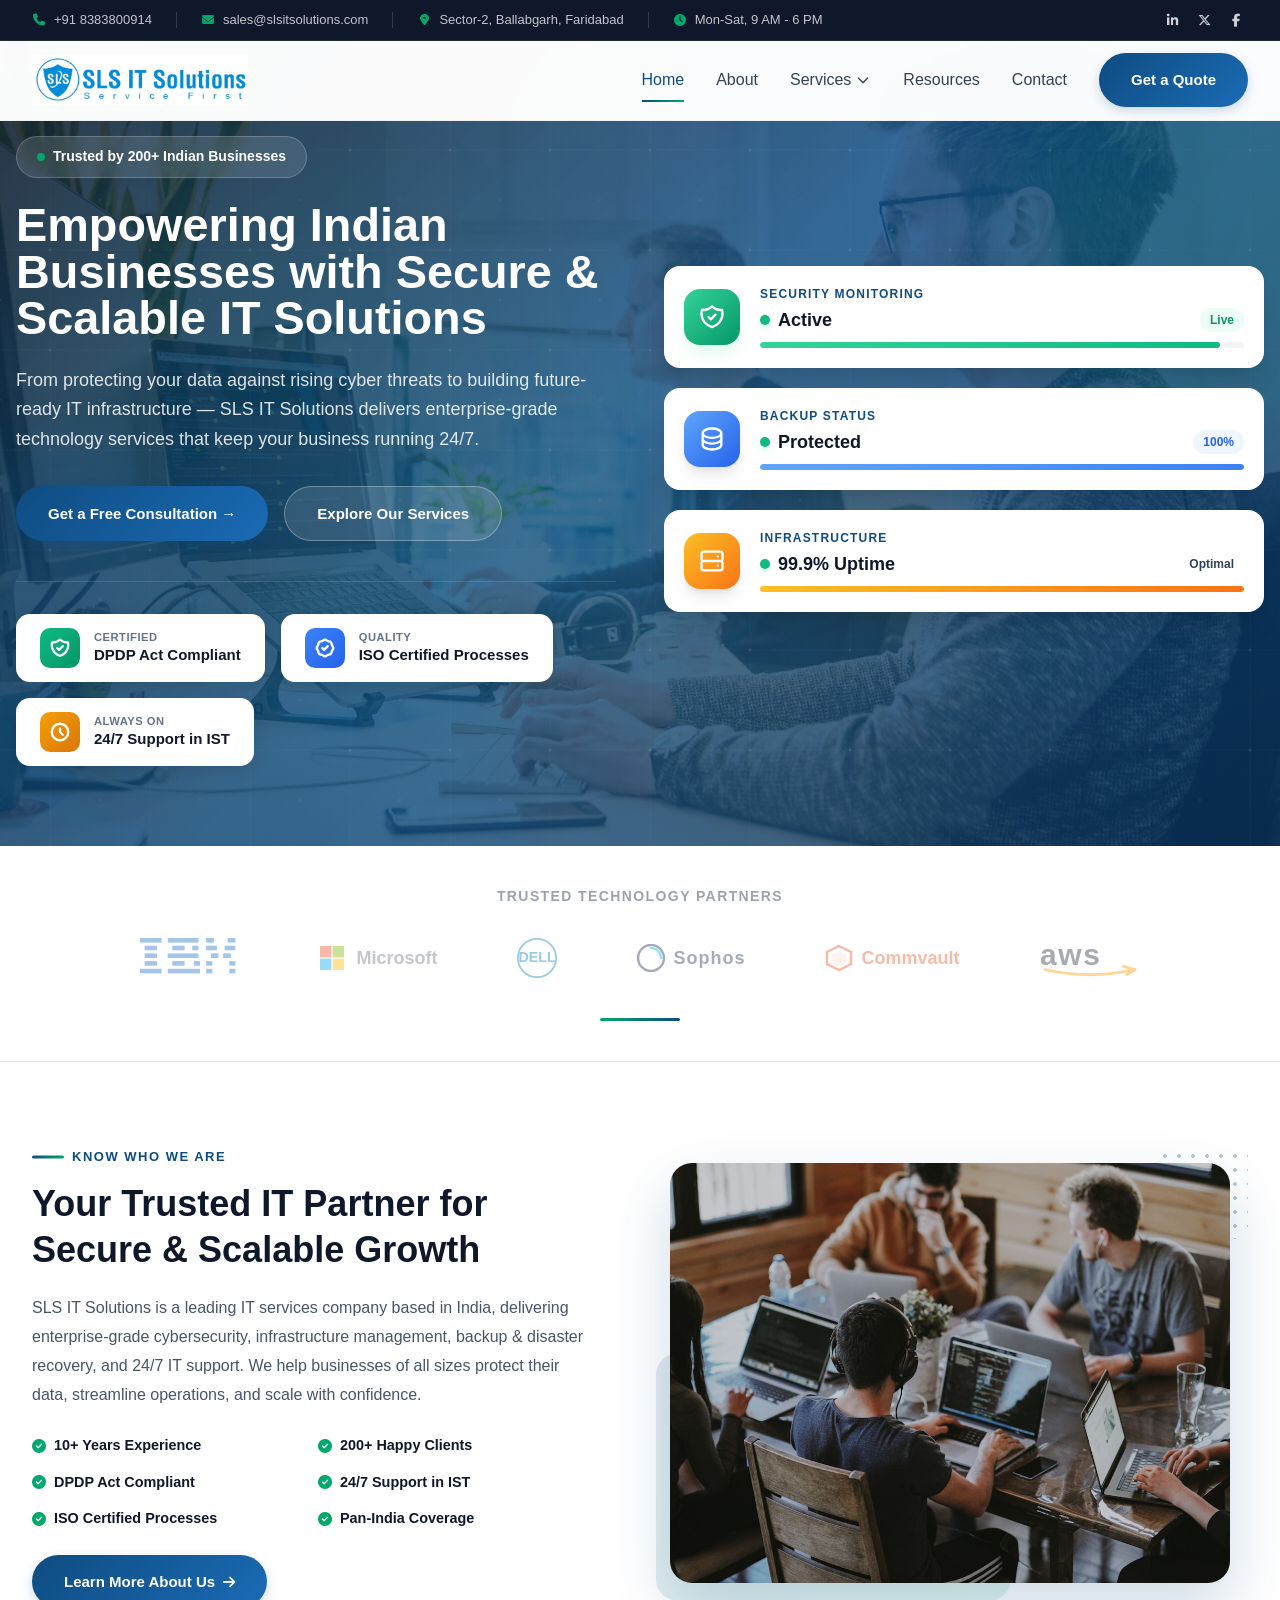
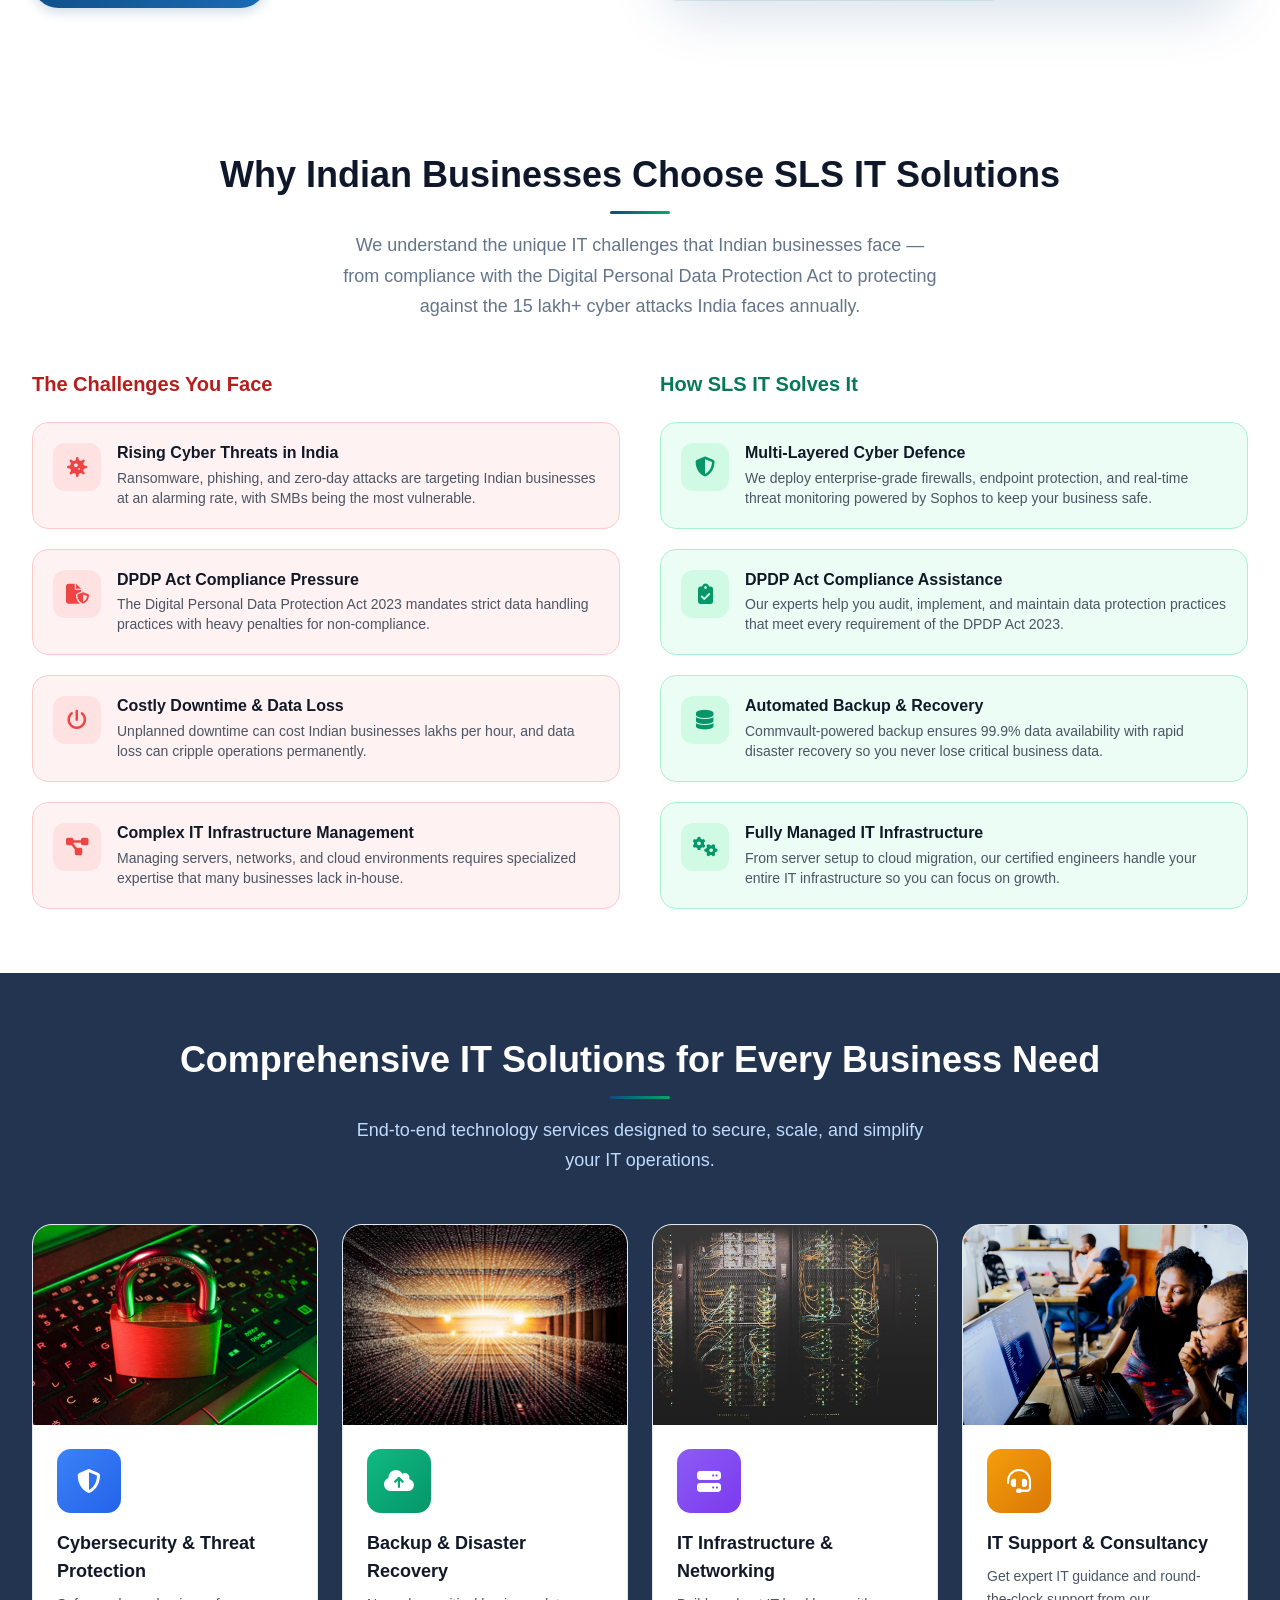
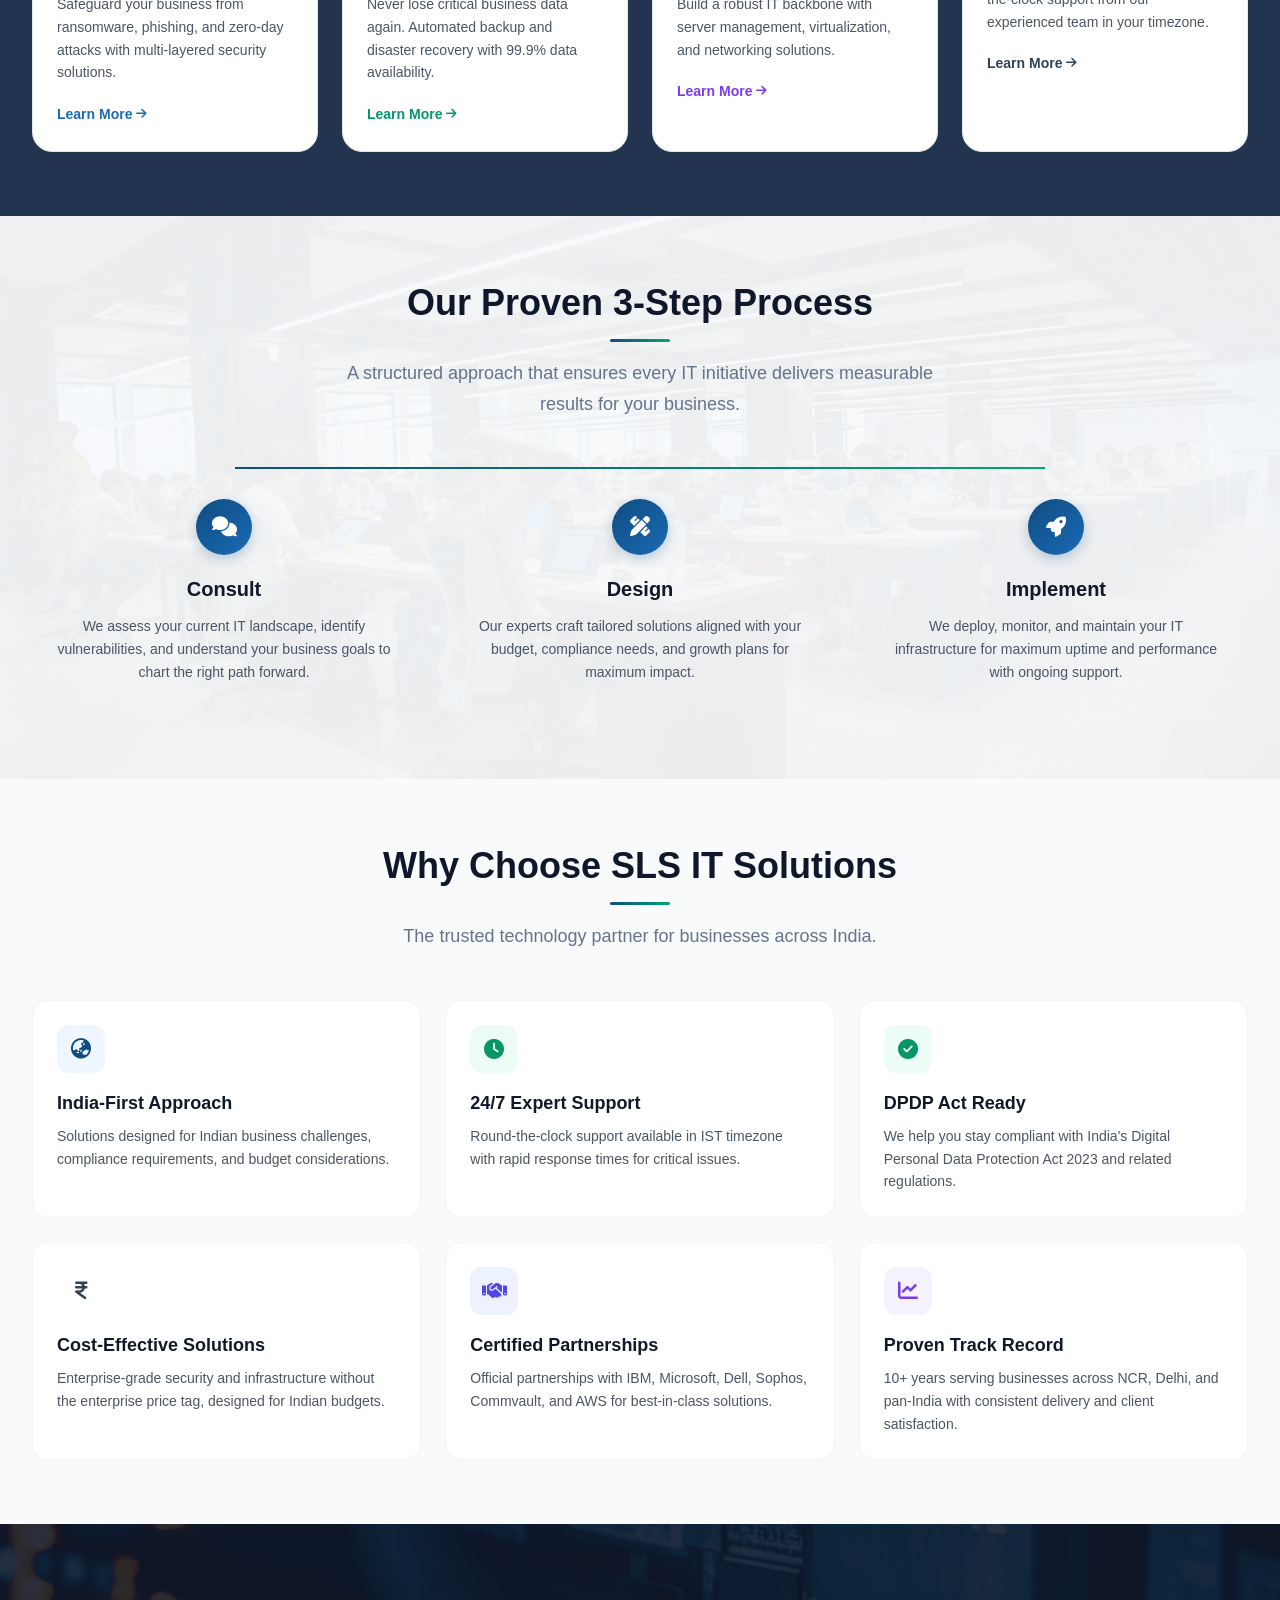
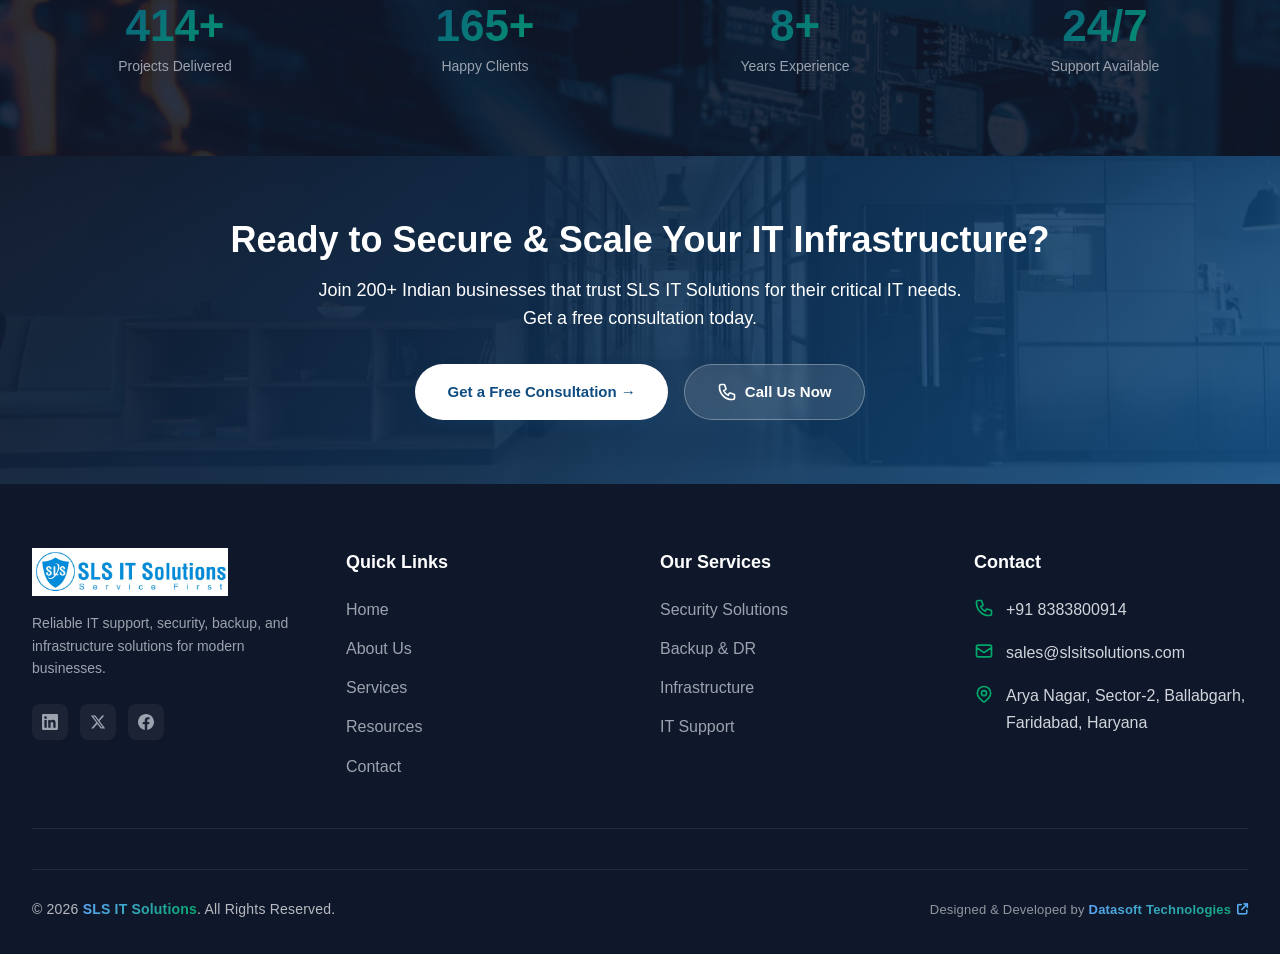
<file: index.html>
<!DOCTYPE html>
<html lang="en">
<head>
  <meta charset="UTF-8">
  <meta name="viewport" content="width=device-width, initial-scale=1.0">
  <title>SLS IT Solutions - IT Support, Cybersecurity & Infrastructure Services in India</title>
  <meta name="description" content="SLS IT Solutions provides enterprise-grade cybersecurity, backup & disaster recovery, IT infrastructure, and 24/7 support services for Indian businesses. DPDP Act compliant. Trusted by 200+ companies across India.">
  <meta name="keywords" content="IT solutions India, cybersecurity India, IT support Delhi NCR, DPDP Act compliance, backup disaster recovery, IT infrastructure India, managed IT services">

  <!-- Open Graph -->
  <meta property="og:title" content="SLS IT Solutions - Secure & Scalable IT for Indian Businesses">
  <meta property="og:description" content="Enterprise-grade cybersecurity, backup, infrastructure & IT support services trusted by 200+ Indian businesses. Get a free consultation today.">
  <meta property="og:type" content="website">
  <meta property="og:url" content="https://www.slsitsolutions.com/">
  <meta property="og:image" content="https://www.slsitsolutions.com/assets/images/logo.png">
  <meta property="og:site_name" content="SLS IT Solutions">
  <meta property="og:locale" content="en_IN">

  <!-- Twitter Card -->
  <meta name="twitter:card" content="summary_large_image">
  <meta name="twitter:title" content="SLS IT Solutions - IT Support, Cybersecurity & Infrastructure Services in India">
  <meta name="twitter:description" content="Enterprise-grade cybersecurity, backup, infrastructure & IT support services trusted by 200+ Indian businesses.">

  <!-- Canonical -->
  <link rel="canonical" href="https://www.slsitsolutions.com/">

  <!-- Favicon -->
  <link rel="icon" type="image/jpeg" href="assets/images/logo-hd.jpeg">

  <!-- Preconnect for Google Fonts -->
  <link rel="preconnect" href="https://fonts.googleapis.com">
  <link rel="preconnect" href="https://fonts.gstatic.com" crossorigin>

  <!-- Tailwind CSS CDN -->
  <link rel="stylesheet" href="assets/css/tailwind.min.css">

  <!-- Font Awesome -->
  <link rel="stylesheet" href="https://cdnjs.cloudflare.com/ajax/libs/font-awesome/6.5.1/css/all.min.css">

  <!-- Custom CSS -->
  <link rel="stylesheet" href="assets/css/style.css">

  <!-- JSON-LD Organization Schema -->
  <script type="application/ld+json">
  {
    "@context": "https://schema.org",
    "@type": "Organization",
    "name": "SLS IT Solutions",
    "url": "https://www.slsitsolutions.com",
    "logo": "https://www.slsitsolutions.com/assets/images/logo.png",
    "description": "Enterprise-grade IT support, cybersecurity, backup & disaster recovery, and infrastructure services for Indian businesses.",
    "telephone": "+918383800914",
    "email": "sales@slsitsolutions.com",
    "address": {
      "@type": "PostalAddress",
      "streetAddress": "Arya Nagar, Sector-2, Ballabgarh",
      "addressLocality": "Faridabad",
      "addressRegion": "Haryana",
      "postalCode": "121004",
      "addressCountry": "IN"
    },
    "areaServed": {
      "@type": "Country",
      "name": "India"
    },
    "sameAs": [
      "https://www.linkedin.com/company/slsitsolutions",
      "https://www.facebook.com/slsitsolutions",
      "https://x.com/slsitsolutions"
    ]
  }
  </script>
</head>
<body>

  <!-- Topbar -->
  <div class="topbar">
    <div class="max-w-7xl mx-auto px-4 sm:px-6 lg:px-8">
      <div class="topbar-inner">
        <div class="topbar-left">
          <a href="tel:+918383800914" class="topbar-item">
            <i class="fas fa-phone"></i> +91 8383800914
          </a>
          <div class="topbar-divider"></div>
          <a href="mailto:sales@slsitsolutions.com" class="topbar-item">
            <i class="fas fa-envelope"></i> sales@slsitsolutions.com
          </a>
          <div class="topbar-divider"></div>
          <span class="topbar-item">
            <i class="fas fa-location-dot"></i> Sector-2, Ballabgarh, Faridabad
          </span>
          <div class="topbar-divider"></div>
          <span class="topbar-item">
            <i class="fas fa-clock"></i> Mon-Sat, 9 AM - 6 PM
          </span>
        </div>
        <div class="topbar-right">
          <div class="topbar-social">
            <a href="https://www.linkedin.com/company/slsitsolutions" target="_blank" rel="noopener" aria-label="LinkedIn"><i class="fab fa-linkedin-in"></i></a>
            <a href="https://x.com/slsitsolutions" target="_blank" rel="noopener" aria-label="Twitter"><i class="fab fa-x-twitter"></i></a>
            <a href="https://www.facebook.com/slsitsolutions" target="_blank" rel="noopener" aria-label="Facebook"><i class="fab fa-facebook-f"></i></a>
          </div>
        </div>
      </div>
    </div>
  </div>

  <!-- Navbar -->
  <nav class="navbar">
    <div class="max-w-7xl mx-auto px-4 sm:px-6 lg:px-8">
      <div class="flex items-center justify-between h-20">
        <a href="index.html" class="flex items-center">
          <img src="assets/images/logo-hd.jpeg" alt="SLS IT Solutions" class="h-12 logo-img">
        </a>
        <div class="nav-links hidden lg:flex items-center gap-8">
          <a href="index.html" class="nav-link active">Home</a>
          <a href="about.html" class="nav-link">About</a>
          <div class="relative dropdown">
            <a href="services.html" class="nav-link flex items-center gap-1">Services
              <svg class="w-4 h-4" fill="none" stroke="currentColor" viewBox="0 0 24 24"><path stroke-linecap="round" stroke-linejoin="round" stroke-width="2" d="M19 9l-7 7-7-7"/></svg>
            </a>
            <div class="dropdown-menu">
              <a href="security.html" class="dropdown-item">Security Solutions</a>
              <a href="backup.html" class="dropdown-item">Backup & Disaster Recovery</a>
              <a href="infrastructure.html" class="dropdown-item">Infrastructure Solutions</a>
              <a href="support.html" class="dropdown-item">IT Support & Consultancy</a>
            </div>
          </div>
          <a href="resources.html" class="nav-link">Resources</a>
          <a href="contact.html" class="nav-link">Contact</a>
          <a href="contact.html" class="btn-primary !py-2.5 !px-5">Get a Quote</a>
        </div>
        <div class="flex items-center gap-4 lg:hidden">
          <a href="contact.html" class="btn-primary !py-2 !px-4 text-sm">Get a Quote</a>
          <div class="hamburger">
            <span></span><span></span><span></span>
          </div>
        </div>
      </div>
    </div>
  </nav>

  <!-- Mobile Menu -->
  <div class="mobile-menu">
    <div class="mobile-close absolute top-6 right-6 cursor-pointer">
      <svg class="w-8 h-8 text-white" fill="none" stroke="currentColor" viewBox="0 0 24 24"><path stroke-linecap="round" stroke-linejoin="round" stroke-width="2" d="M6 18L18 6M6 6l12 12"/></svg>
    </div>
    <a href="index.html">Home</a>
    <a href="about.html">About</a>
    <a href="services.html">Services</a>
    <a href="security.html" class="pl-4 text-base opacity-75">Security Solutions</a>
    <a href="backup.html" class="pl-4 text-base opacity-75">Backup & DR</a>
    <a href="infrastructure.html" class="pl-4 text-base opacity-75">Infrastructure</a>
    <a href="support.html" class="pl-4 text-base opacity-75">IT Support</a>
    <a href="resources.html">Resources</a>
    <a href="contact.html">Contact</a>
  </div>


  <!-- ===== HERO SECTION ===== -->
  <section class="hero-gradient hero-section" style="background-image: linear-gradient(135deg, rgba(15,23,42,0.88) 0%, rgba(15,76,129,0.82) 50%, rgba(10,52,96,0.80) 100%), url('assets/images/heroes/home-hero.jpg'); background-size: cover; background-position: center;">
    <div class="flex items-center relative hero-section-inner">
      <div class="float-shape"></div>
      <div class="float-shape"></div>
      <div class="float-shape"></div>

      <div class="max-w-7xl mx-auto px-4 sm:px-6 lg:px-8 w-full" style="padding: 7rem 1rem 5rem;">
        <div class="grid grid-cols-1 lg:grid-cols-2 gap-12 items-center">
          <!-- Left Content -->
          <div class="max-w-3xl z-10">
            <div class="hero-badge">
              <span class="badge-dot"></span> Trusted by 200+ Indian Businesses
            </div>

            <h1 class="text-3xl sm:text-4xl lg:text-5xl font-extrabold text-white leading-tight mb-6" style="font-family:'Poppins',sans-serif; font-size: clamp(1.85rem, 4vw, 2.925rem); animation: fadeInUp 0.8s ease 0.4s both;">
              Empowering Indian Businesses with Secure &amp; Scalable IT Solutions
            </h1>

            <p class="text-lg leading-relaxed mb-8" style="color:rgba(255,255,255,0.85); animation: fadeInUp 0.8s ease 0.6s both;">
              From protecting your data against rising cyber threats to building future-ready IT infrastructure &mdash; SLS IT Solutions delivers enterprise-grade technology services that keep your business running 24/7.
            </p>

            <div class="flex flex-wrap gap-4" style="animation: fadeInUp 0.8s ease 0.8s both;">
              <a href="contact.html" class="btn-primary">Get a Free Consultation &rarr;</a>
              <a href="services.html" class="btn-secondary">Explore Our Services</a>
            </div>

            <!-- Trust Indicators -->
            <div class="flex flex-wrap gap-4" style="margin-top: 2.5rem; padding-top: 2rem; border-top: 1px solid rgba(255,255,255,0.12); animation: fadeInUp 0.8s ease 1s both;">

              <!-- DPDP Compliant -->
              <div style="background:#ffffff; border-radius: 14px; padding: 0.875rem 1.5rem; display: flex; align-items: center; gap: 0.875rem; box-shadow: 0 4px 16px rgba(0,0,0,0.12); min-width: 180px;">
                <div style="width:40px; height:40px; border-radius:10px; background: linear-gradient(135deg, #10b981, #059669); display:flex; align-items:center; justify-content:center; flex-shrink:0;">
                  <svg style="width:22px; height:22px; color:#fff;" fill="none" stroke="currentColor" viewBox="0 0 24 24"><path stroke-linecap="round" stroke-linejoin="round" stroke-width="2.5" d="M9 12l2 2 4-4m5.618-4.016A11.955 11.955 0 0112 2.944a11.955 11.955 0 01-8.618 3.04A12.02 12.02 0 003 9c0 5.591 3.824 10.29 9 11.622 5.176-1.332 9-6.03 9-11.622 0-1.042-.133-2.052-.382-3.016z"/></svg>
                </div>
                <div>
                  <div style="font-size:0.7rem; font-weight:700; color:#64748b; text-transform:uppercase; letter-spacing:0.5px; line-height:1;">Certified</div>
                  <div style="font-size:0.9375rem; font-weight:700; color:#0f172a; line-height:1.3; margin-top:2px;">DPDP Act Compliant</div>
                </div>
              </div>

              <!-- ISO Certified -->
              <div style="background:#ffffff; border-radius: 14px; padding: 0.875rem 1.5rem; display: flex; align-items: center; gap: 0.875rem; box-shadow: 0 4px 16px rgba(0,0,0,0.12); min-width: 180px;">
                <div style="width:40px; height:40px; border-radius:10px; background: linear-gradient(135deg, #3b82f6, #2563eb); display:flex; align-items:center; justify-content:center; flex-shrink:0;">
                  <svg style="width:22px; height:22px; color:#fff;" fill="none" stroke="currentColor" viewBox="0 0 24 24"><path stroke-linecap="round" stroke-linejoin="round" stroke-width="2.5" d="M9 12l2 2 4-4M7.835 4.697a3.42 3.42 0 001.946-.806 3.42 3.42 0 014.438 0 3.42 3.42 0 001.946.806 3.42 3.42 0 013.138 3.138 3.42 3.42 0 00.806 1.946 3.42 3.42 0 010 4.438 3.42 3.42 0 00-.806 1.946 3.42 3.42 0 01-3.138 3.138 3.42 3.42 0 00-1.946.806 3.42 3.42 0 01-4.438 0 3.42 3.42 0 00-1.946-.806 3.42 3.42 0 01-3.138-3.138 3.42 3.42 0 00-.806-1.946 3.42 3.42 0 010-4.438 3.42 3.42 0 00.806-1.946 3.42 3.42 0 013.138-3.138z"/></svg>
                </div>
                <div>
                  <div style="font-size:0.7rem; font-weight:700; color:#64748b; text-transform:uppercase; letter-spacing:0.5px; line-height:1;">Quality</div>
                  <div style="font-size:0.9375rem; font-weight:700; color:#0f172a; line-height:1.3; margin-top:2px;">ISO Certified Processes</div>
                </div>
              </div>

              <!-- 24/7 Support -->
              <div style="background:#ffffff; border-radius: 14px; padding: 0.875rem 1.5rem; display: flex; align-items: center; gap: 0.875rem; box-shadow: 0 4px 16px rgba(0,0,0,0.12); min-width: 180px;">
                <div style="width:40px; height:40px; border-radius:10px; background: linear-gradient(135deg, #f59e0b, #d97706); display:flex; align-items:center; justify-content:center; flex-shrink:0;">
                  <svg style="width:22px; height:22px; color:#fff;" fill="none" stroke="currentColor" viewBox="0 0 24 24"><path stroke-linecap="round" stroke-linejoin="round" stroke-width="2.5" d="M12 8v4l3 3m6-3a9 9 0 11-18 0 9 9 0 0118 0z"/></svg>
                </div>
                <div>
                  <div style="font-size:0.7rem; font-weight:700; color:#64748b; text-transform:uppercase; letter-spacing:0.5px; line-height:1;">Always On</div>
                  <div style="font-size:0.9375rem; font-weight:700; color:#0f172a; line-height:1.3; margin-top:2px;">24/7 Support in IST</div>
                </div>
              </div>

            </div>
          </div>

          <!-- Right Side: Animated Dashboard Cards (hidden on mobile) -->
          <div class="hidden lg:flex flex-col gap-5 z-10" style="animation: fadeInUp 1s ease 0.6s both;">

            <!-- Card 1: Security -->
            <div class="bg-white rounded-2xl p-5 flex items-center gap-5 shadow-xl hover:shadow-2xl transition-all duration-500 hover:-translate-x-2 cursor-default" style="animation: slideInRight 0.8s ease 1s both, cardHover 4s ease-in-out 2s infinite;">
              <div class="w-14 h-14 rounded-2xl bg-gradient-to-br from-emerald-400 to-emerald-600 flex items-center justify-center flex-shrink-0 shadow-lg shadow-emerald-200">
                <svg class="w-7 h-7 text-white" fill="none" stroke="currentColor" viewBox="0 0 24 24"><path stroke-linecap="round" stroke-linejoin="round" stroke-width="2" d="M9 12l2 2 4-4m5.618-4.016A11.955 11.955 0 0112 2.944a11.955 11.955 0 01-8.618 3.04A12.02 12.02 0 003 9c0 5.591 3.824 10.29 9 11.622 5.176-1.332 9-6.03 9-11.622 0-1.042-.133-2.052-.382-3.016z"/></svg>
              </div>
              <div class="flex-1">
                <div class="text-[#0f4c81] text-xs uppercase tracking-widest mb-1 font-bold">Security Monitoring</div>
                <div class="flex items-center justify-between">
                  <div class="flex items-center gap-2">
                    <span class="w-2.5 h-2.5 rounded-full bg-emerald-500 animate-pulse shadow-sm shadow-emerald-300"></span>
                    <span class="text-[#0f172a] font-bold text-lg">Active</span>
                  </div>
                  <span class="text-xs font-semibold text-emerald-600 bg-emerald-50 px-2.5 py-1 rounded-full">Live</span>
                </div>
                <div class="mt-2 h-1.5 bg-gray-100 rounded-full overflow-hidden"><div class="h-full bg-gradient-to-r from-emerald-400 to-emerald-500 rounded-full" style="width:95%; animation: progressBar 3s ease-in-out infinite alternate;"></div></div>
              </div>
            </div>

            <!-- Card 2: Backup -->
            <div class="bg-white rounded-2xl p-5 flex items-center gap-5 shadow-xl hover:shadow-2xl transition-all duration-500 hover:-translate-x-2 cursor-default" style="animation: slideInRight 0.8s ease 1.3s both, cardHover 4s ease-in-out 3s infinite;">
              <div class="w-14 h-14 rounded-2xl bg-gradient-to-br from-blue-400 to-blue-600 flex items-center justify-center flex-shrink-0 shadow-lg shadow-blue-200">
                <svg class="w-7 h-7 text-white" fill="none" stroke="currentColor" viewBox="0 0 24 24"><path stroke-linecap="round" stroke-linejoin="round" stroke-width="2" d="M4 7v10c0 2.21 3.582 4 8 4s8-1.79 8-4V7M4 7c0 2.21 3.582 4 8 4s8-1.79 8-4M4 7c0-2.21 3.582-4 8-4s8 1.79 8 4m0 5c0 2.21-3.582 4-8 4s-8-1.79-8-4"/></svg>
              </div>
              <div class="flex-1">
                <div class="text-[#0f4c81] text-xs uppercase tracking-widest mb-1 font-bold">Backup Status</div>
                <div class="flex items-center justify-between">
                  <div class="flex items-center gap-2">
                    <span class="w-2.5 h-2.5 rounded-full bg-emerald-500 animate-pulse shadow-sm shadow-emerald-300"></span>
                    <span class="text-[#0f172a] font-bold text-lg">Protected</span>
                  </div>
                  <span class="text-xs font-semibold text-blue-600 bg-blue-50 px-2.5 py-1 rounded-full">100%</span>
                </div>
                <div class="mt-2 h-1.5 bg-gray-100 rounded-full overflow-hidden"><div class="h-full bg-gradient-to-r from-blue-400 to-blue-500 rounded-full" style="width:100%; animation: progressBar 4s ease-in-out 1s infinite alternate;"></div></div>
              </div>
            </div>

            <!-- Card 3: Infrastructure -->
            <div class="bg-white rounded-2xl p-5 flex items-center gap-5 shadow-xl hover:shadow-2xl transition-all duration-500 hover:-translate-x-2 cursor-default" style="animation: slideInRight 0.8s ease 1.6s both, cardHover 4s ease-in-out 4s infinite;">
              <div class="w-14 h-14 rounded-2xl bg-gradient-to-br from-amber-400 to-orange-500 flex items-center justify-center flex-shrink-0 shadow-lg shadow-amber-200">
                <svg class="w-7 h-7 text-white" fill="none" stroke="currentColor" viewBox="0 0 24 24"><path stroke-linecap="round" stroke-linejoin="round" stroke-width="2" d="M5 12h14M5 12a2 2 0 01-2-2V6a2 2 0 012-2h14a2 2 0 012 2v4a2 2 0 01-2 2M5 12a2 2 0 00-2 2v4a2 2 0 002 2h14a2 2 0 002-2v-4a2 2 0 00-2-2m-2-4h.01M17 16h.01"/></svg>
              </div>
              <div class="flex-1">
                <div class="text-[#0f4c81] text-xs uppercase tracking-widest mb-1 font-bold">Infrastructure</div>
                <div class="flex items-center justify-between">
                  <div class="flex items-center gap-2">
                    <span class="w-2.5 h-2.5 rounded-full bg-emerald-500 animate-pulse shadow-sm shadow-emerald-300"></span>
                    <span class="text-[#0f172a] font-bold text-lg">99.9% Uptime</span>
                  </div>
                  <span class="text-xs font-semibold text-amber-600 bg-amber-50 px-2.5 py-1 rounded-full">Optimal</span>
                </div>
                <div class="mt-2 h-1.5 bg-gray-100 rounded-full overflow-hidden"><div class="h-full bg-gradient-to-r from-amber-400 to-orange-500 rounded-full" style="width:99.9%; animation: progressBar 5s ease-in-out 2s infinite alternate;"></div></div>
              </div>
            </div>

          </div>
        </div>
      </div>
    </div>
  </section>


  <!-- ===== TRUST BAR ===== -->
  <section class="bg-white py-10 border-b">
    <div class="max-w-7xl mx-auto px-4 sm:px-6 lg:px-8">
      <p class="text-center text-sm font-semibold text-gray-400 uppercase tracking-widest mb-8">Trusted Technology Partners</p>
      <div class="flex flex-wrap items-center justify-center gap-10 sm:gap-14 lg:gap-20">
        <!-- IBM -->
        <div class="flex items-center opacity-40 hover:opacity-100 transition-opacity duration-300 grayscale hover:grayscale-0">
          <svg class="h-10" viewBox="0 0 65 26" xmlns="http://www.w3.org/2000/svg">
            <g fill="#1F70C1">
              <!-- I -->
              <rect x="0" y="0" width="14" height="3"/><rect x="3" y="5" width="8" height="3"/><rect x="3" y="10" width="8" height="3"/>
              <rect x="3" y="15" width="8" height="3"/><rect x="0" y="20" width="14" height="3"/>
              <!-- B -->
              <rect x="18" y="0" width="20" height="3"/><rect x="21" y="5" width="8" height="3"/><rect x="34" y="5" width="4" height="3"/>
              <rect x="18" y="10" width="20" height="3"/><rect x="21" y="15" width="8" height="3"/><rect x="35" y="15" width="4" height="3"/>
              <rect x="18" y="20" width="21" height="3"/>
              <!-- M -->
              <rect x="43" y="0" width="5" height="3"/><rect x="57" y="0" width="5" height="3"/>
              <rect x="43" y="5" width="7" height="3"/><rect x="55" y="5" width="7" height="3"/>
              <rect x="46" y="10" width="5" height="3"/><rect x="54" y="10" width="5" height="3"/>
              <rect x="43" y="15" width="4" height="3"/><rect x="58" y="15" width="4" height="3"/>
              <rect x="43" y="20" width="4" height="3"/><rect x="58" y="20" width="4" height="3"/>
            </g>
          </svg>
        </div>
        <!-- Microsoft -->
        <div class="flex items-center gap-3 opacity-40 hover:opacity-100 transition-opacity duration-300 grayscale hover:grayscale-0">
          <svg class="h-6" viewBox="0 0 21 21" xmlns="http://www.w3.org/2000/svg">
            <rect x="0" y="0" width="10" height="10" fill="#F25022"/>
            <rect x="11" y="0" width="10" height="10" fill="#7FBA00"/>
            <rect x="0" y="11" width="10" height="10" fill="#00A4EF"/>
            <rect x="11" y="11" width="10" height="10" fill="#FFB900"/>
          </svg>
          <span class="text-lg font-semibold text-gray-500" style="font-family:'Segoe UI',sans-serif;">Microsoft</span>
        </div>
        <!-- Dell -->
        <div class="flex items-center opacity-40 hover:opacity-100 transition-opacity duration-300 grayscale hover:grayscale-0">
          <svg class="h-10" viewBox="0 0 90 90" xmlns="http://www.w3.org/2000/svg">
            <circle cx="45" cy="45" r="43" fill="none" stroke="#007DB8" stroke-width="4"/>
            <text x="45" y="55" text-anchor="middle" font-family="Arial, sans-serif" font-weight="700" font-size="32" fill="#007DB8">DELL</text>
          </svg>
        </div>
        <!-- Sophos -->
        <div class="flex items-center gap-2 opacity-40 hover:opacity-100 transition-opacity duration-300 grayscale hover:grayscale-0">
          <svg class="h-7" viewBox="0 0 28 28" xmlns="http://www.w3.org/2000/svg">
            <circle cx="14" cy="14" r="13" fill="none" stroke="#203056" stroke-width="2.5"/>
            <path d="M14 4 A10 10 0 0 1 24 14" fill="none" stroke="#0BC" stroke-width="2.5" stroke-linecap="round"/>
          </svg>
          <span class="text-lg font-bold text-gray-500" style="font-family:'Arial',sans-serif;letter-spacing:1px;color:#203056;">Sophos</span>
        </div>
        <!-- Commvault -->
        <div class="flex items-center gap-2 opacity-40 hover:opacity-100 transition-opacity duration-300 grayscale hover:grayscale-0">
          <svg class="h-7" viewBox="0 0 28 28" xmlns="http://www.w3.org/2000/svg">
            <polygon points="14,2 26,8 26,20 14,26 2,20 2,8" fill="none" stroke="#E7582A" stroke-width="2.5"/>
            <polygon points="14,7 21,11 21,19 14,23 7,19 7,11" fill="#E7582A" opacity="0.2"/>
          </svg>
          <span class="text-lg font-bold text-gray-500" style="font-family:'Arial',sans-serif;color:#E7582A;">Commvault</span>
        </div>
        <!-- AWS -->
        <div class="flex items-center opacity-40 hover:opacity-100 transition-opacity duration-300 grayscale hover:grayscale-0">
          <svg class="h-10" viewBox="0 0 120 48" xmlns="http://www.w3.org/2000/svg">
            <text x="0" y="32" font-family="'Amazon Ember','Arial Black',sans-serif" font-weight="900" font-size="36" fill="#232F3E" letter-spacing="2">aws</text>
            <path d="M6 38 Q60 50 114 38" fill="none" stroke="#FF9900" stroke-width="3.5" stroke-linecap="round"/>
            <path d="M100 34 L114 38 L104 44" fill="none" stroke="#FF9900" stroke-width="3.5" stroke-linecap="round" stroke-linejoin="round"/>
          </svg>
        </div>
      </div>
      <!-- Green divider -->
      <div class="mt-10 mx-auto" style="width:80px;height:3px;background:linear-gradient(90deg,#00a86b,#0f4c81);border-radius:4px;"></div>
    </div>
  </section>


  <!-- ===== ABOUT SLS IT SOLUTIONS (Split Section) ===== -->
  <section class="split-section">
    <div class="max-w-7xl mx-auto px-4 sm:px-6 lg:px-8">
      <div class="split-content fade-up">
        <div class="split-text">
          <span class="split-label">Know Who We Are</span>
          <h2 class="split-heading">Your Trusted IT Partner for Secure &amp; Scalable Growth</h2>
          <p class="split-desc">SLS IT Solutions is a leading IT services company based in India, delivering enterprise-grade cybersecurity, infrastructure management, backup &amp; disaster recovery, and 24/7 IT support. We help businesses of all sizes protect their data, streamline operations, and scale with confidence.</p>
          <div class="split-features">
            <div class="split-feature-item"><i class="fas fa-check-circle"></i> 10+ Years Experience</div>
            <div class="split-feature-item"><i class="fas fa-check-circle"></i> 200+ Happy Clients</div>
            <div class="split-feature-item"><i class="fas fa-check-circle"></i> DPDP Act Compliant</div>
            <div class="split-feature-item"><i class="fas fa-check-circle"></i> 24/7 Support in IST</div>
            <div class="split-feature-item"><i class="fas fa-check-circle"></i> ISO Certified Processes</div>
            <div class="split-feature-item"><i class="fas fa-check-circle"></i> Pan-India Coverage</div>
          </div>
          <a href="about.html" class="btn-primary">Learn More About Us <i class="fas fa-arrow-right text-sm"></i></a>
        </div>
        <div class="split-image-wrap">
          <img src="assets/images/sections/office-team.jpg" alt="SLS IT Solutions Team">
        </div>
      </div>
    </div>
  </section>


  <!-- ===== WHY INDIAN BUSINESSES TRUST US ===== -->
  <section class="py-16">
    <div class="max-w-7xl mx-auto px-4 sm:px-6 lg:px-8">
      <div class="text-center mb-12 fade-up">
        <h2 class="section-title">Why Indian Businesses Choose SLS IT Solutions</h2>
        <p class="section-subtitle mx-auto">We understand the unique IT challenges that Indian businesses face &mdash; from compliance with the Digital Personal Data Protection Act to protecting against the 15 lakh+ cyber attacks India faces annually.</p>
      </div>

      <div class="grid grid-cols-1 lg:grid-cols-2 gap-10">
        <!-- Left: Pain Points -->
        <div class="space-y-5 fade-up">
          <h3 class="text-xl font-bold text-red-700 mb-6" style="font-family:'Poppins',sans-serif;">The Challenges You Face</h3>

          <div class="flex items-start gap-4 p-5 rounded-2xl bg-red-50 border border-red-200">
            <div class="w-12 h-12 rounded-xl bg-red-100 flex items-center justify-center flex-shrink-0">
              <i class="fas fa-virus text-xl text-red-500"></i>
            </div>
            <div>
              <h4 class="font-bold text-gray-900 mb-1">Rising Cyber Threats in India</h4>
              <p class="text-sm text-gray-600">Ransomware, phishing, and zero-day attacks are targeting Indian businesses at an alarming rate, with SMBs being the most vulnerable.</p>
            </div>
          </div>

          <div class="flex items-start gap-4 p-5 rounded-2xl bg-red-50 border border-red-200">
            <div class="w-12 h-12 rounded-xl bg-red-100 flex items-center justify-center flex-shrink-0">
              <i class="fas fa-file-shield text-xl text-red-500"></i>
            </div>
            <div>
              <h4 class="font-bold text-gray-900 mb-1">DPDP Act Compliance Pressure</h4>
              <p class="text-sm text-gray-600">The Digital Personal Data Protection Act 2023 mandates strict data handling practices with heavy penalties for non-compliance.</p>
            </div>
          </div>

          <div class="flex items-start gap-4 p-5 rounded-2xl bg-red-50 border border-red-200">
            <div class="w-12 h-12 rounded-xl bg-red-100 flex items-center justify-center flex-shrink-0">
              <i class="fas fa-power-off text-xl text-red-500"></i>
            </div>
            <div>
              <h4 class="font-bold text-gray-900 mb-1">Costly Downtime &amp; Data Loss</h4>
              <p class="text-sm text-gray-600">Unplanned downtime can cost Indian businesses lakhs per hour, and data loss can cripple operations permanently.</p>
            </div>
          </div>

          <div class="flex items-start gap-4 p-5 rounded-2xl bg-red-50 border border-red-200">
            <div class="w-12 h-12 rounded-xl bg-red-100 flex items-center justify-center flex-shrink-0">
              <i class="fas fa-diagram-project text-xl text-red-500"></i>
            </div>
            <div>
              <h4 class="font-bold text-gray-900 mb-1">Complex IT Infrastructure Management</h4>
              <p class="text-sm text-gray-600">Managing servers, networks, and cloud environments requires specialized expertise that many businesses lack in-house.</p>
            </div>
          </div>
        </div>

        <!-- Right: Solutions -->
        <div class="space-y-5 fade-up">
          <h3 class="text-xl font-bold text-green-700 mb-6" style="font-family:'Poppins',sans-serif;">How SLS IT Solves It</h3>

          <div class="flex items-start gap-4 p-5 rounded-2xl bg-green-50 border border-green-200">
            <div class="w-12 h-12 rounded-xl bg-green-100 flex items-center justify-center flex-shrink-0">
              <i class="fas fa-shield-halved text-xl text-green-600"></i>
            </div>
            <div>
              <h4 class="font-bold text-gray-900 mb-1">Multi-Layered Cyber Defence</h4>
              <p class="text-sm text-gray-600">We deploy enterprise-grade firewalls, endpoint protection, and real-time threat monitoring powered by Sophos to keep your business safe.</p>
            </div>
          </div>

          <div class="flex items-start gap-4 p-5 rounded-2xl bg-green-50 border border-green-200">
            <div class="w-12 h-12 rounded-xl bg-green-100 flex items-center justify-center flex-shrink-0">
              <i class="fas fa-clipboard-check text-xl text-green-600"></i>
            </div>
            <div>
              <h4 class="font-bold text-gray-900 mb-1">DPDP Act Compliance Assistance</h4>
              <p class="text-sm text-gray-600">Our experts help you audit, implement, and maintain data protection practices that meet every requirement of the DPDP Act 2023.</p>
            </div>
          </div>

          <div class="flex items-start gap-4 p-5 rounded-2xl bg-green-50 border border-green-200">
            <div class="w-12 h-12 rounded-xl bg-green-100 flex items-center justify-center flex-shrink-0">
              <i class="fas fa-database text-xl text-green-600"></i>
            </div>
            <div>
              <h4 class="font-bold text-gray-900 mb-1">Automated Backup &amp; Recovery</h4>
              <p class="text-sm text-gray-600">Commvault-powered backup ensures 99.9% data availability with rapid disaster recovery so you never lose critical business data.</p>
            </div>
          </div>

          <div class="flex items-start gap-4 p-5 rounded-2xl bg-green-50 border border-green-200">
            <div class="w-12 h-12 rounded-xl bg-green-100 flex items-center justify-center flex-shrink-0">
              <i class="fas fa-gears text-xl text-green-600"></i>
            </div>
            <div>
              <h4 class="font-bold text-gray-900 mb-1">Fully Managed IT Infrastructure</h4>
              <p class="text-sm text-gray-600">From server setup to cloud migration, our certified engineers handle your entire IT infrastructure so you can focus on growth.</p>
            </div>
          </div>
        </div>
      </div>
    </div>
  </section>


  <!-- ===== OUR CORE SOLUTIONS ===== -->
  <section class="py-16 section-bg-image section-bg-blue" style="background-image: url('assets/images/sections/cybersecurity.jpg');">
    <div class="max-w-7xl mx-auto px-4 sm:px-6 lg:px-8">
      <div class="text-center mb-12 fade-up">
        <h2 class="section-title" style="color:#ffffff;">Comprehensive IT Solutions for Every Business Need</h2>
        <p class="section-subtitle mx-auto" style="color:#bfdbfe;">End-to-end technology services designed to secure, scale, and simplify your IT operations.</p>
      </div>

      <div class="grid grid-cols-1 sm:grid-cols-2 lg:grid-cols-4 gap-6">
        <!-- Card 1: Cybersecurity -->
        <div class="image-card fade-up">
          <div class="image-card-img" style="background-image: url('assets/images/sections/shield-lock.jpg');"></div>
          <div class="image-card-body">
            <div class="fa-icon-box icon-gradient-blue mb-4">
              <i class="fas fa-shield-halved"></i>
            </div>
            <h3 class="text-lg font-bold text-gray-900 mb-2" style="font-family:'Poppins',sans-serif;">Cybersecurity &amp; Threat Protection</h3>
            <p class="text-sm text-gray-600 mb-4 leading-relaxed">Safeguard your business from ransomware, phishing, and zero-day attacks with multi-layered security solutions.</p>
            <a href="security.html" class="text-[#0f4c81] font-semibold text-sm hover:text-[#1a6bb5] transition-colors inline-flex items-center gap-1">
              Learn More <i class="fas fa-arrow-right text-xs"></i>
            </a>
          </div>
        </div>

        <!-- Card 2: Backup & DR -->
        <div class="image-card fade-up">
          <div class="image-card-img" style="background-image: url('assets/images/sections/backup-recovery.jpg');"></div>
          <div class="image-card-body">
            <div class="fa-icon-box icon-gradient-green mb-4">
              <i class="fas fa-cloud-arrow-up"></i>
            </div>
            <h3 class="text-lg font-bold text-gray-900 mb-2" style="font-family:'Poppins',sans-serif;">Backup &amp; Disaster Recovery</h3>
            <p class="text-sm text-gray-600 mb-4 leading-relaxed">Never lose critical business data again. Automated backup and disaster recovery with 99.9% data availability.</p>
            <a href="backup.html" class="text-emerald-600 font-semibold text-sm hover:text-emerald-700 transition-colors inline-flex items-center gap-1">
              Learn More <i class="fas fa-arrow-right text-xs"></i>
            </a>
          </div>
        </div>

        <!-- Card 3: Infrastructure -->
        <div class="image-card fade-up">
          <div class="image-card-img" style="background-image: url('assets/images/sections/server-room.jpg');"></div>
          <div class="image-card-body">
            <div class="fa-icon-box icon-gradient-purple mb-4">
              <i class="fas fa-server"></i>
            </div>
            <h3 class="text-lg font-bold text-gray-900 mb-2" style="font-family:'Poppins',sans-serif;">IT Infrastructure &amp; Networking</h3>
            <p class="text-sm text-gray-600 mb-4 leading-relaxed">Build a robust IT backbone with server management, virtualization, and networking solutions.</p>
            <a href="infrastructure.html" class="text-purple-600 font-semibold text-sm hover:text-purple-700 transition-colors inline-flex items-center gap-1">
              Learn More <i class="fas fa-arrow-right text-xs"></i>
            </a>
          </div>
        </div>

        <!-- Card 4: IT Support -->
        <div class="image-card fade-up">
          <div class="image-card-img" style="background-image: url('assets/images/sections/it-support.jpg');"></div>
          <div class="image-card-body">
            <div class="fa-icon-box icon-gradient-amber mb-4">
              <i class="fas fa-headset"></i>
            </div>
            <h3 class="text-lg font-bold text-gray-900 mb-2" style="font-family:'Poppins',sans-serif;">IT Support &amp; Consultancy</h3>
            <p class="text-sm text-gray-600 mb-4 leading-relaxed">Get expert IT guidance and round-the-clock support from our experienced team in your timezone.</p>
            <a href="support.html" class="text-amber-600 font-semibold text-sm hover:text-amber-700 transition-colors inline-flex items-center gap-1">
              Learn More <i class="fas fa-arrow-right text-xs"></i>
            </a>
          </div>
        </div>
      </div>
    </div>
  </section>


  <!-- ===== HOW WE WORK ===== -->
  <section class="py-16 process-bg" style="background-image: url('assets/images/sections/process-bg.jpg');">
    <div class="max-w-7xl mx-auto px-4 sm:px-6 lg:px-8">
      <div class="text-center mb-12 fade-up">
        <h2 class="section-title">Our Proven 3-Step Process</h2>
        <p class="section-subtitle mx-auto">A structured approach that ensures every IT initiative delivers measurable results for your business.</p>
      </div>

      <div class="relative">
        <!-- Connecting Line (hidden on mobile) -->
        <div class="hidden md:block absolute top-[44px] h-0.5" style="background:linear-gradient(90deg,#0f4c81,#00a86b);left:16.67%;right:16.67%;"></div>

        <div class="grid grid-cols-1 md:grid-cols-3 gap-8 relative z-10">
          <!-- Step 1 -->
          <div class="process-step fade-up">
            <div class="process-number"><i class="fas fa-comments"></i></div>
            <h3 class="text-xl font-bold text-gray-900 mb-3" style="font-family:'Poppins',sans-serif;">Consult</h3>
            <p class="text-gray-600 text-sm leading-relaxed">We assess your current IT landscape, identify vulnerabilities, and understand your business goals to chart the right path forward.</p>
          </div>

          <!-- Step 2 -->
          <div class="process-step fade-up">
            <div class="process-number"><i class="fas fa-pencil-ruler"></i></div>
            <h3 class="text-xl font-bold text-gray-900 mb-3" style="font-family:'Poppins',sans-serif;">Design</h3>
            <p class="text-gray-600 text-sm leading-relaxed">Our experts craft tailored solutions aligned with your budget, compliance needs, and growth plans for maximum impact.</p>
          </div>

          <!-- Step 3 -->
          <div class="process-step fade-up">
            <div class="process-number"><i class="fas fa-rocket"></i></div>
            <h3 class="text-xl font-bold text-gray-900 mb-3" style="font-family:'Poppins',sans-serif;">Implement</h3>
            <p class="text-gray-600 text-sm leading-relaxed">We deploy, monitor, and maintain your IT infrastructure for maximum uptime and performance with ongoing support.</p>
          </div>
        </div>
      </div>
    </div>
  </section>


  <!-- ===== WHY CHOOSE US ===== -->
  <section class="bg-gray-50 py-16">
    <div class="max-w-7xl mx-auto px-4 sm:px-6 lg:px-8">
      <div class="text-center mb-12 fade-up">
        <h2 class="section-title">Why Choose SLS IT Solutions</h2>
        <p class="section-subtitle mx-auto">The trusted technology partner for businesses across India.</p>
      </div>

      <div class="grid grid-cols-1 sm:grid-cols-2 lg:grid-cols-3 gap-6">
        <!-- Item 1 -->
        <div class="bg-white rounded-2xl p-6 border border-gray-100 hover:shadow-lg hover:border-transparent transition-all duration-300 fade-up">
          <div class="w-12 h-12 rounded-xl bg-blue-50 flex items-center justify-center mb-4">
            <i class="fas fa-globe-asia text-xl text-[#0f4c81]"></i>
          </div>
          <h3 class="text-lg font-bold text-gray-900 mb-2" style="font-family:'Poppins',sans-serif;">India-First Approach</h3>
          <p class="text-sm text-gray-600 leading-relaxed">Solutions designed for Indian business challenges, compliance requirements, and budget considerations.</p>
        </div>

        <!-- Item 2 -->
        <div class="bg-white rounded-2xl p-6 border border-gray-100 hover:shadow-lg hover:border-transparent transition-all duration-300 fade-up">
          <div class="w-12 h-12 rounded-xl bg-emerald-50 flex items-center justify-center mb-4">
            <i class="fas fa-clock text-xl text-emerald-600"></i>
          </div>
          <h3 class="text-lg font-bold text-gray-900 mb-2" style="font-family:'Poppins',sans-serif;">24/7 Expert Support</h3>
          <p class="text-sm text-gray-600 leading-relaxed">Round-the-clock support available in IST timezone with rapid response times for critical issues.</p>
        </div>

        <!-- Item 3 -->
        <div class="bg-white rounded-2xl p-6 border border-gray-100 hover:shadow-lg hover:border-transparent transition-all duration-300 fade-up">
          <div class="w-12 h-12 rounded-xl bg-green-50 flex items-center justify-center mb-4">
            <i class="fas fa-check-circle text-xl text-green-600"></i>
          </div>
          <h3 class="text-lg font-bold text-gray-900 mb-2" style="font-family:'Poppins',sans-serif;">DPDP Act Ready</h3>
          <p class="text-sm text-gray-600 leading-relaxed">We help you stay compliant with India's Digital Personal Data Protection Act 2023 and related regulations.</p>
        </div>

        <!-- Item 4 -->
        <div class="bg-white rounded-2xl p-6 border border-gray-100 hover:shadow-lg hover:border-transparent transition-all duration-300 fade-up">
          <div class="w-12 h-12 rounded-xl bg-amber-50 flex items-center justify-center mb-4">
            <i class="fas fa-indian-rupee-sign text-xl text-amber-600"></i>
          </div>
          <h3 class="text-lg font-bold text-gray-900 mb-2" style="font-family:'Poppins',sans-serif;">Cost-Effective Solutions</h3>
          <p class="text-sm text-gray-600 leading-relaxed">Enterprise-grade security and infrastructure without the enterprise price tag, designed for Indian budgets.</p>
        </div>

        <!-- Item 5 -->
        <div class="bg-white rounded-2xl p-6 border border-gray-100 hover:shadow-lg hover:border-transparent transition-all duration-300 fade-up">
          <div class="w-12 h-12 rounded-xl bg-indigo-50 flex items-center justify-center mb-4">
            <i class="fas fa-handshake text-xl text-indigo-600"></i>
          </div>
          <h3 class="text-lg font-bold text-gray-900 mb-2" style="font-family:'Poppins',sans-serif;">Certified Partnerships</h3>
          <p class="text-sm text-gray-600 leading-relaxed">Official partnerships with IBM, Microsoft, Dell, Sophos, Commvault, and AWS for best-in-class solutions.</p>
        </div>

        <!-- Item 6 -->
        <div class="bg-white rounded-2xl p-6 border border-gray-100 hover:shadow-lg hover:border-transparent transition-all duration-300 fade-up">
          <div class="w-12 h-12 rounded-xl bg-purple-50 flex items-center justify-center mb-4">
            <i class="fas fa-chart-line text-xl text-purple-600"></i>
          </div>
          <h3 class="text-lg font-bold text-gray-900 mb-2" style="font-family:'Poppins',sans-serif;">Proven Track Record</h3>
          <p class="text-sm text-gray-600 leading-relaxed">10+ years serving businesses across NCR, Delhi, and pan-India with consistent delivery and client satisfaction.</p>
        </div>
      </div>
    </div>
  </section>


  <!-- ===== STATS SECTION ===== -->
  <section class="py-12 stats-parallax" style="background-image: url('assets/images/sections/data-center.jpg');">
    <div class="max-w-7xl mx-auto px-4 sm:px-6 lg:px-8">
      <div class="grid grid-cols-2 md:grid-cols-4 gap-6">
        <div class="stat-card">
          <div class="stat-number"><span class="counter" data-target="500" data-suffix="+">0</span></div>
          <p class="text-gray-400 text-sm mt-1">Projects Delivered</p>
        </div>
        <div class="stat-card">
          <div class="stat-number"><span class="counter" data-target="200" data-suffix="+">0</span></div>
          <p class="text-gray-400 text-sm mt-1">Happy Clients</p>
        </div>
        <div class="stat-card">
          <div class="stat-number"><span class="counter" data-target="10" data-suffix="+">0</span></div>
          <p class="text-gray-400 text-sm mt-1">Years Experience</p>
        </div>
        <div class="stat-card">
          <div class="text-center">
            <div class="stat-number">24/7</div>
            <p class="text-gray-400 text-sm mt-1">Support Available</p>
          </div>
        </div>
      </div>
    </div>
  </section>


  <!-- ===== CTA SECTION ===== -->
  <section class="cta-image-bg py-16" style="background-image: url('assets/images/sections/cta-bg.jpg');">
    <div class="max-w-7xl mx-auto px-4 sm:px-6 lg:px-8">
      <div class="text-center relative z-10 fade-up">
        <h2 class="text-3xl sm:text-4xl font-extrabold text-white mb-4" style="font-family:'Poppins',sans-serif;">Ready to Secure &amp; Scale Your IT Infrastructure?</h2>
        <p class="text-lg text-white max-w-2xl mx-auto mb-8">Join 200+ Indian businesses that trust SLS IT Solutions for their critical IT needs. Get a free consultation today.</p>
        <div class="flex flex-wrap justify-center gap-4">
          <a href="contact.html" class="btn-primary" style="background:white;color:#0f4c81;">Get a Free Consultation &rarr;</a>
          <a href="tel:+918383800914" class="btn-secondary">
            <svg class="w-5 h-5" fill="none" stroke="currentColor" viewBox="0 0 24 24"><path stroke-linecap="round" stroke-linejoin="round" stroke-width="2" d="M3 5a2 2 0 012-2h3.28a1 1 0 01.948.684l1.498 4.493a1 1 0 01-.502 1.21l-2.257 1.13a11.042 11.042 0 005.516 5.516l1.13-2.257a1 1 0 011.21-.502l4.493 1.498a1 1 0 01.684.949V19a2 2 0 01-2 2h-1C9.716 21 3 14.284 3 6V5z"/></svg>
            Call Us Now
          </a>
        </div>
      </div>
    </div>
  </section>


  <!-- Footer -->
  <footer class="text-gray-400 pt-16 pb-8" style="background-color:#0f172a;">
    <div class="max-w-7xl mx-auto px-4 sm:px-6 lg:px-8">
      <div class="grid grid-cols-1 md:grid-cols-2 lg:grid-cols-4 gap-10 pb-12 border-b border-gray-800">
        <!-- Column 1: Brand -->
        <div>
          <img src="assets/images/logo-hd.jpeg" alt="SLS IT Solutions - IT Support & Cybersecurity" class="h-12 mb-4 logo-img">
          <p class="text-sm leading-relaxed mb-6">Reliable IT support, security, backup, and infrastructure solutions for modern businesses.</p>
          <div class="flex gap-3">
            <a href="https://www.linkedin.com/company/slsitsolutions" target="_blank" rel="noopener" class="w-9 h-9 rounded-lg bg-white/5 flex items-center justify-center hover:bg-white/10 transition-colors" aria-label="LinkedIn">
              <svg class="w-4 h-4" fill="currentColor" viewBox="0 0 24 24"><path d="M20.447 20.452h-3.554v-5.569c0-1.328-.027-3.037-1.852-3.037-1.853 0-2.136 1.445-2.136 2.939v5.667H9.351V9h3.414v1.561h.046c.477-.9 1.637-1.85 3.37-1.85 3.601 0 4.267 2.37 4.267 5.455v6.286zM5.337 7.433a2.062 2.062 0 01-2.063-2.065 2.064 2.064 0 112.063 2.065zm1.782 13.019H3.555V9h3.564v11.452zM22.225 0H1.771C.792 0 0 .774 0 1.729v20.542C0 23.227.792 24 1.771 24h20.451C23.2 24 24 23.227 24 22.271V1.729C24 .774 23.2 0 22.222 0h.003z"/></svg>
            </a>
            <a href="https://x.com/slsitsolutions" target="_blank" rel="noopener" class="w-9 h-9 rounded-lg bg-white/5 flex items-center justify-center hover:bg-white/10 transition-colors" aria-label="X / Twitter">
              <svg class="w-4 h-4" fill="currentColor" viewBox="0 0 24 24"><path d="M18.244 2.25h3.308l-7.227 8.26 8.502 11.24H16.17l-5.214-6.817L4.99 21.75H1.68l7.73-8.835L1.254 2.25H8.08l4.713 6.231zm-1.161 17.52h1.833L7.084 4.126H5.117z"/></svg>
            </a>
            <a href="https://www.facebook.com/slsitsolutions" target="_blank" rel="noopener" class="w-9 h-9 rounded-lg bg-white/5 flex items-center justify-center hover:bg-white/10 transition-colors" aria-label="Facebook">
              <svg class="w-4 h-4" fill="currentColor" viewBox="0 0 24 24"><path d="M24 12.073c0-6.627-5.373-12-12-12s-12 5.373-12 12c0 5.99 4.388 10.954 10.125 11.854v-8.385H7.078v-3.47h3.047V9.43c0-3.007 1.792-4.669 4.533-4.669 1.312 0 2.686.235 2.686.235v2.953H15.83c-1.491 0-1.956.925-1.956 1.874v2.25h3.328l-.532 3.47h-2.796v8.385C19.612 23.027 24 18.062 24 12.073z"/></svg>
            </a>
          </div>
        </div>
        <!-- Column 2: Quick Links -->
        <div>
          <h4 class="text-white font-semibold text-lg mb-5" style="font-family:'Poppins',sans-serif;">Quick Links</h4>
          <ul class="space-y-3">
            <li><a href="index.html" class="hover:text-white transition-colors">Home</a></li>
            <li><a href="about.html" class="hover:text-white transition-colors">About Us</a></li>
            <li><a href="services.html" class="hover:text-white transition-colors">Services</a></li>
            <li><a href="resources.html" class="hover:text-white transition-colors">Resources</a></li>
            <li><a href="contact.html" class="hover:text-white transition-colors">Contact</a></li>
          </ul>
        </div>
        <!-- Column 3: Our Services -->
        <div>
          <h4 class="text-white font-semibold text-lg mb-5" style="font-family:'Poppins',sans-serif;">Our Services</h4>
          <ul class="space-y-3">
            <li><a href="security.html" class="hover:text-white transition-colors">Security Solutions</a></li>
            <li><a href="backup.html" class="hover:text-white transition-colors">Backup & DR</a></li>
            <li><a href="infrastructure.html" class="hover:text-white transition-colors">Infrastructure</a></li>
            <li><a href="support.html" class="hover:text-white transition-colors">IT Support</a></li>
          </ul>
        </div>
        <!-- Column 4: Contact -->
        <div>
          <h4 class="text-white font-semibold text-lg mb-5" style="font-family:'Poppins',sans-serif;">Contact</h4>
          <ul class="space-y-4">
            <li class="flex items-start gap-3">
              <svg class="w-5 h-5 text-[#00a86b] mt-0.5 flex-shrink-0" fill="none" stroke="currentColor" viewBox="0 0 24 24"><path stroke-linecap="round" stroke-linejoin="round" stroke-width="2" d="M3 5a2 2 0 012-2h3.28a1 1 0 01.948.684l1.498 4.493a1 1 0 01-.502 1.21l-2.257 1.13a11.042 11.042 0 005.516 5.516l1.13-2.257a1 1 0 011.21-.502l4.493 1.498a1 1 0 01.684.949V19a2 2 0 01-2 2h-1C9.716 21 3 14.284 3 6V5z"/></svg>
              <span class="text-gray-300">+91 8383800914</span>
            </li>
            <li class="flex items-start gap-3">
              <svg class="w-5 h-5 text-[#00a86b] mt-0.5 flex-shrink-0" fill="none" stroke="currentColor" viewBox="0 0 24 24"><path stroke-linecap="round" stroke-linejoin="round" stroke-width="2" d="M3 8l7.89 5.26a2 2 0 002.22 0L21 8M5 19h14a2 2 0 002-2V7a2 2 0 00-2-2H5a2 2 0 00-2 2v10a2 2 0 002 2z"/></svg>
              <span class="text-gray-300">sales@slsitsolutions.com</span>
            </li>
            <li class="flex items-start gap-3">
              <svg class="w-5 h-5 text-[#00a86b] mt-0.5 flex-shrink-0" fill="none" stroke="currentColor" viewBox="0 0 24 24"><path stroke-linecap="round" stroke-linejoin="round" stroke-width="2" d="M17.657 16.657L13.414 20.9a1.998 1.998 0 01-2.827 0l-4.244-4.243a8 8 0 1111.314 0z"/><path stroke-linecap="round" stroke-linejoin="round" stroke-width="2" d="M15 11a3 3 0 11-6 0 3 3 0 016 0z"/></svg>
              <span class="text-gray-300">Arya Nagar, Sector-2, Ballabgarh, Faridabad, Haryana</span>
            </li>
          </ul>
        </div>
      </div>
      <!-- Bottom Bar -->
      <div class="footer-bottom-bar">
        <p class="footer-copyright">&copy; 2026 <span>SLS IT Solutions</span>. All Rights Reserved.</p>
        <p class="footer-credit">Designed &amp; Developed by <a href="http://datasofttechnologies.com/" target="_blank" rel="noopener">Datasoft Technologies <i class="fas fa-arrow-up-right-from-square"></i></a></p>
      </div>
    </div>
  </footer>

  <!-- Scroll to Top -->
  <button id="scrollTopBtn" onclick="window.scrollTo({top:0,behavior:'smooth'})" class="fixed bottom-24 right-6 w-11 h-11 bg-[#0f4c81] text-white rounded-full flex items-center justify-center shadow-lg hover:bg-[#1a6bb5] transition-all duration-300 z-50 opacity-0 invisible" aria-label="Scroll to top">
    <svg class="w-5 h-5" fill="none" stroke="currentColor" viewBox="0 0 24 24"><path stroke-linecap="round" stroke-linejoin="round" stroke-width="2" d="M5 15l7-7 7 7"/></svg>
  </button>


  <!-- Main JS -->
  <script src="assets/js/main.js"></script>
</body>
</html>
</file>
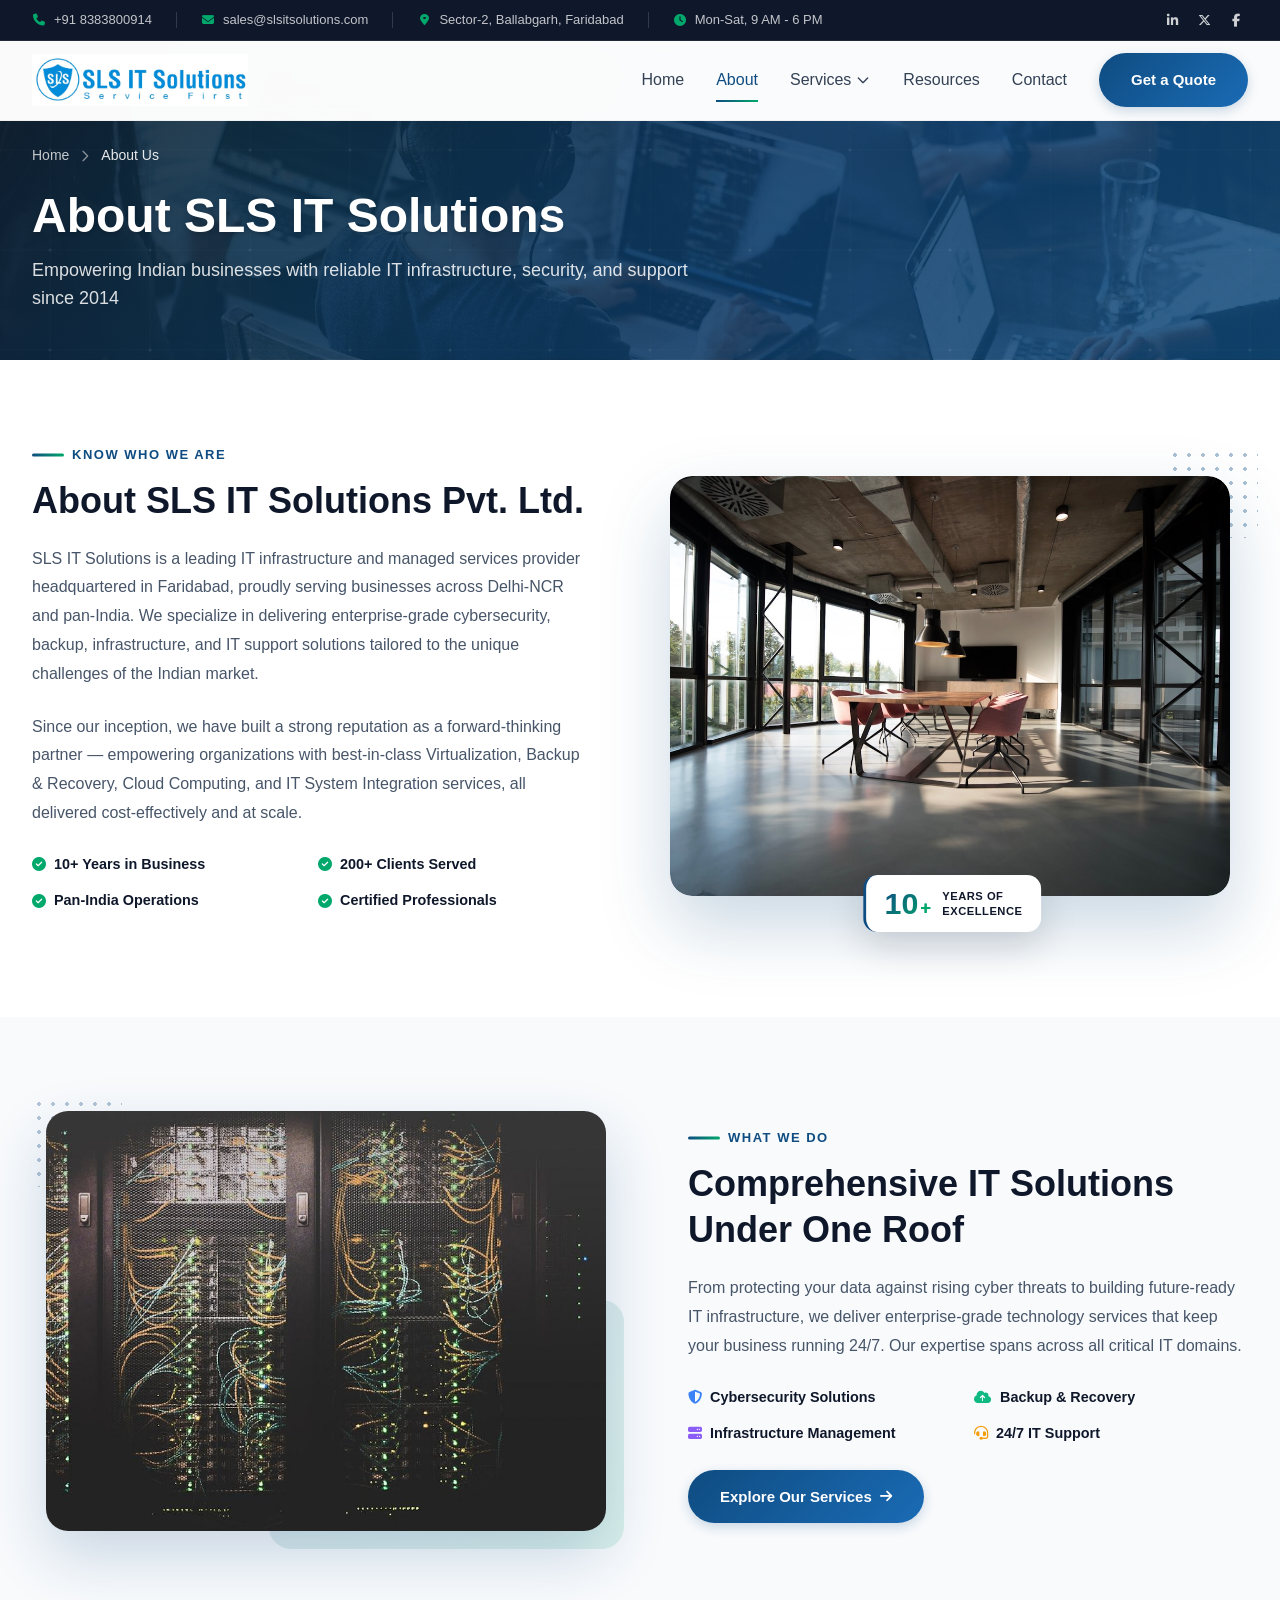
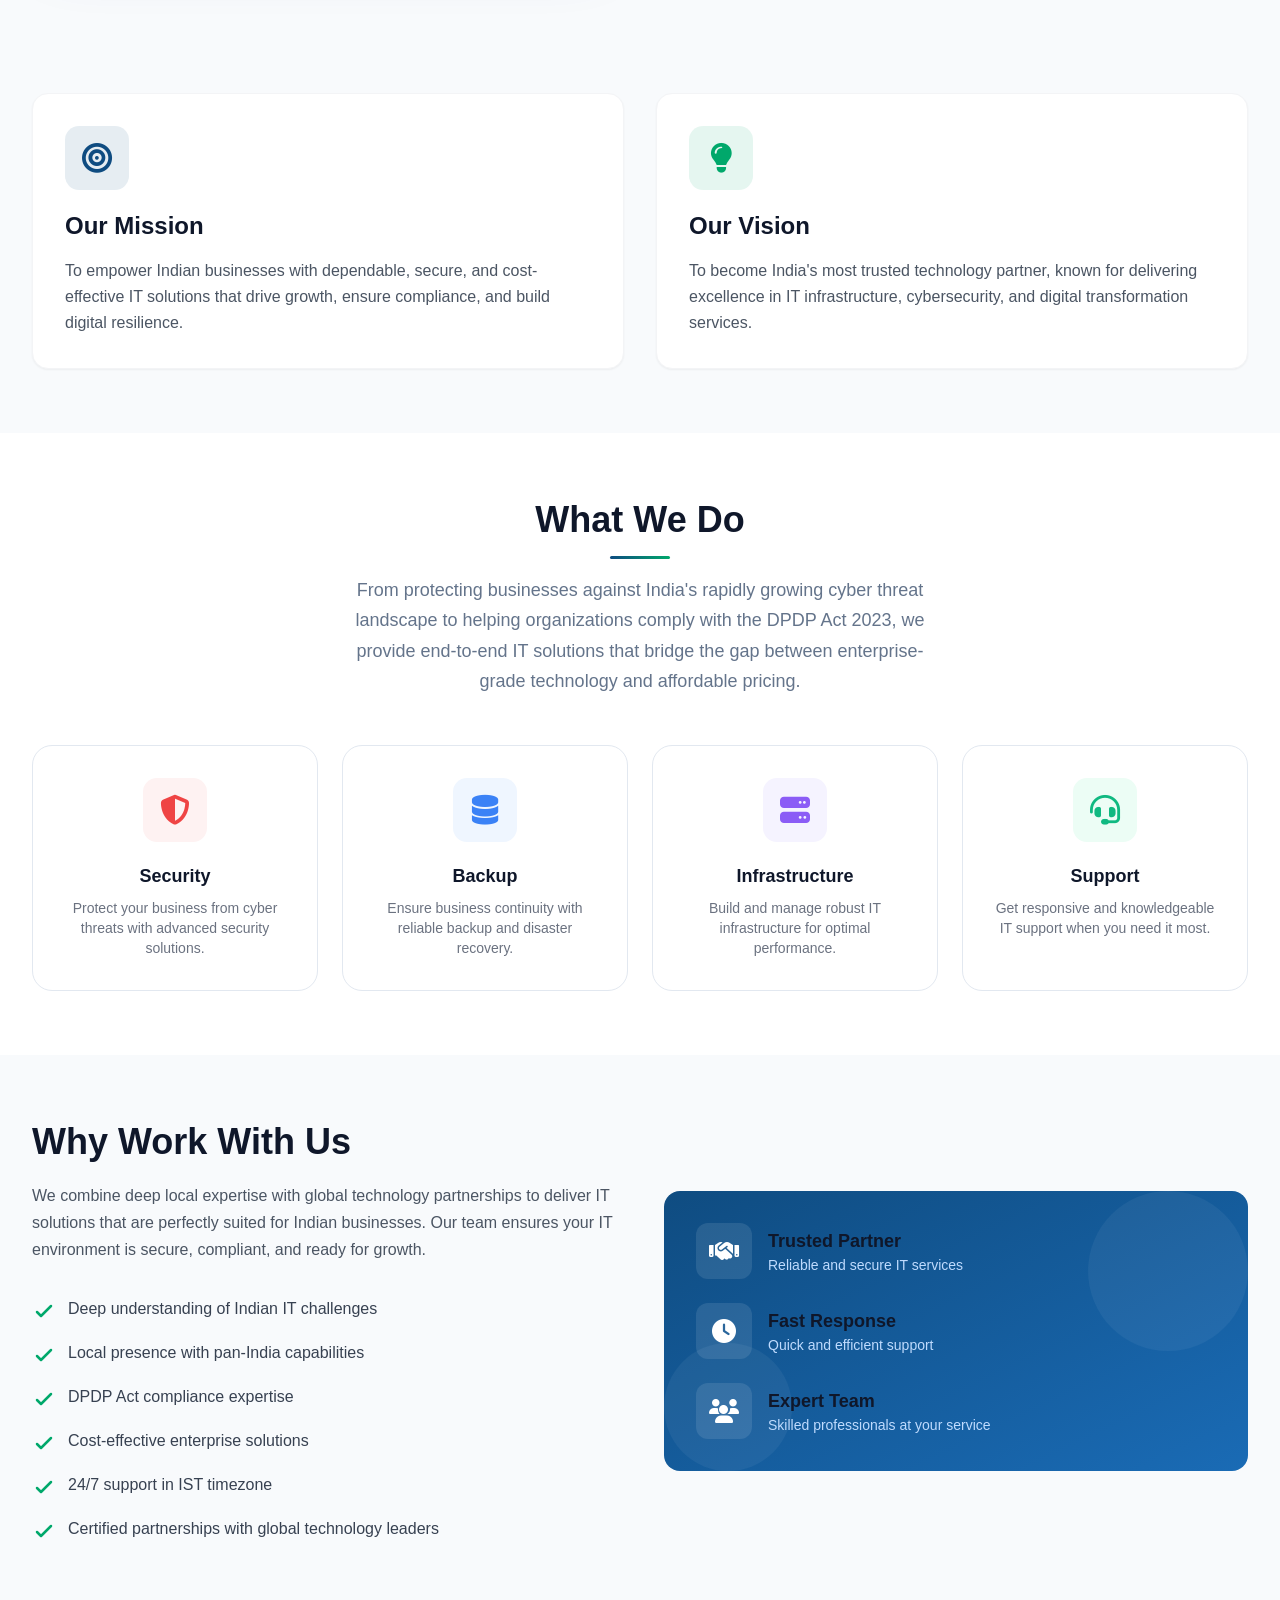
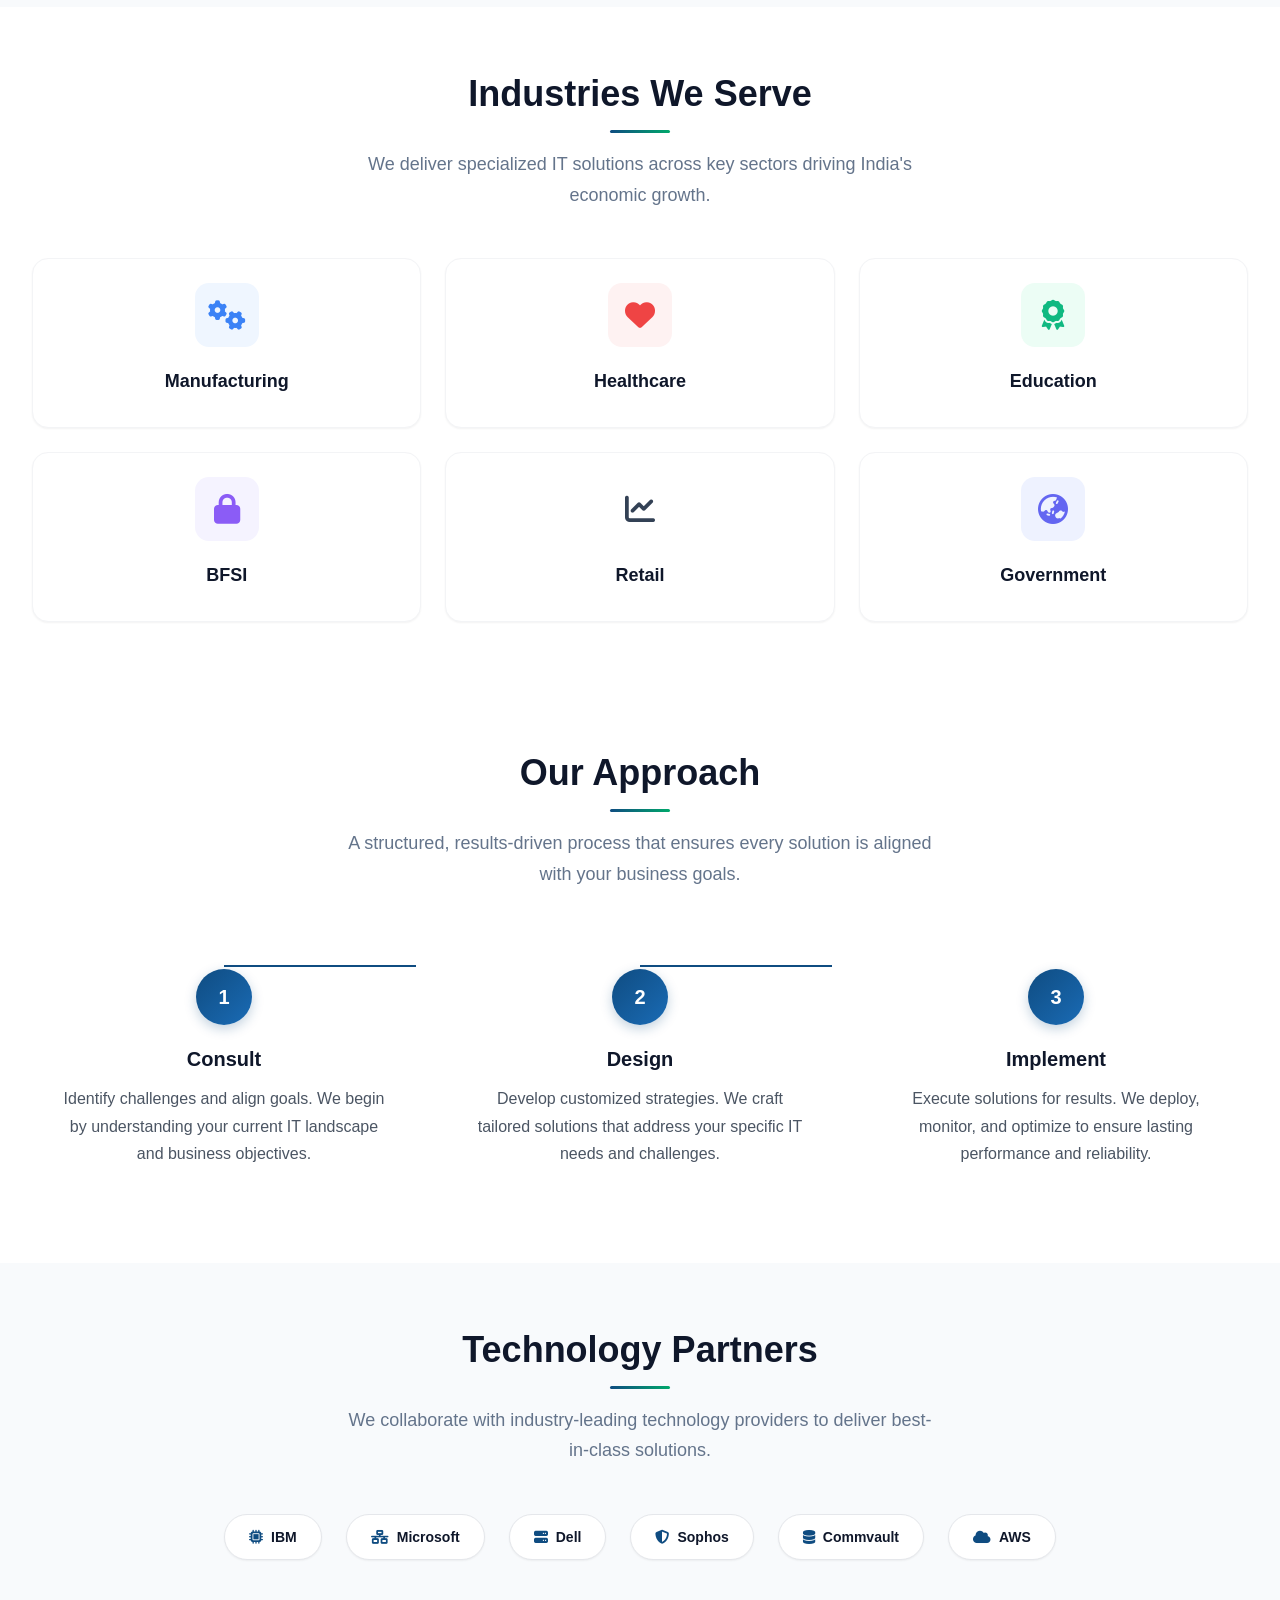
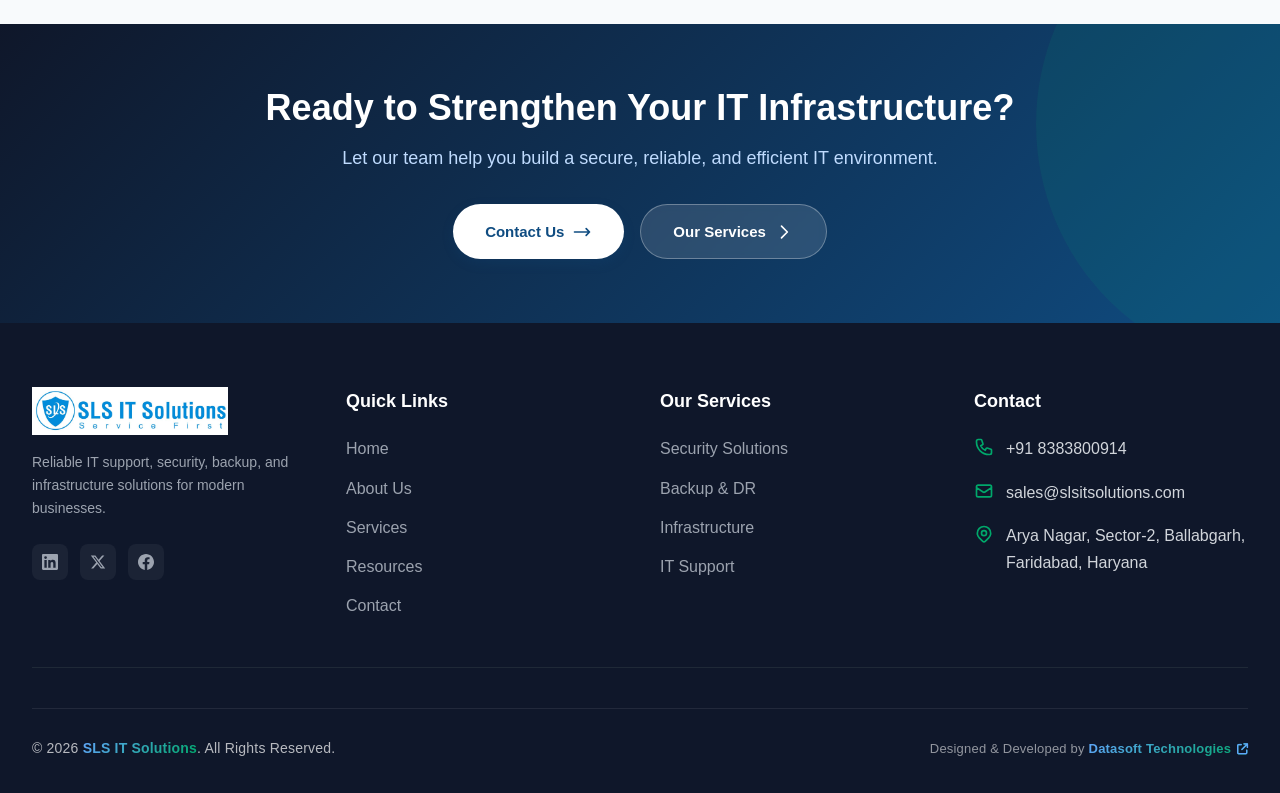
<file: about.html>
<!DOCTYPE html>
<html lang="en">
<head>
  <meta charset="UTF-8">
  <meta name="viewport" content="width=device-width, initial-scale=1.0">
  <title>About Us - SLS IT Solutions | IT Support & Security Services India</title>
  <meta name="description" content="Learn about SLS IT Solutions - your trusted technology partner for IT infrastructure, security, backup, and support services. Experienced IT professionals delivering reliable solutions.">
  <meta name="keywords" content="SLS IT Solutions, IT support India, IT security services, IT infrastructure, managed IT services, about us">

  <!-- Open Graph -->
  <meta property="og:title" content="About Us - SLS IT Solutions | IT Support & Security Services India">
  <meta property="og:description" content="SLS IT Solutions is a professional IT support and services provider committed to helping businesses manage, secure, and optimize their technology environments.">
  <meta property="og:type" content="website">
  <meta property="og:url" content="https://www.slsitsolutions.com/about.html">
  <meta property="og:site_name" content="SLS IT Solutions">

  <!-- Tailwind CSS -->
  <link rel="icon" type="image/jpeg" href="assets/images/logo-hd.jpeg">

  <link rel="preconnect" href="https://fonts.googleapis.com">
  <link rel="preconnect" href="https://fonts.gstatic.com" crossorigin>

  <link rel="stylesheet" href="assets/css/tailwind.min.css">
  <link rel="stylesheet" href="https://cdnjs.cloudflare.com/ajax/libs/font-awesome/6.5.1/css/all.min.css">

  <!-- Custom CSS -->
  <link rel="stylesheet" href="assets/css/style.css">
</head>
<body>

  <!-- Topbar -->
  <div class="topbar">
    <div class="max-w-7xl mx-auto px-4 sm:px-6 lg:px-8">
      <div class="topbar-inner">
        <div class="topbar-left">
          <a href="tel:+918383800914" class="topbar-item">
            <i class="fas fa-phone"></i> +91 8383800914
          </a>
          <div class="topbar-divider"></div>
          <a href="mailto:sales@slsitsolutions.com" class="topbar-item">
            <i class="fas fa-envelope"></i> sales@slsitsolutions.com
          </a>
          <div class="topbar-divider"></div>
          <span class="topbar-item">
            <i class="fas fa-location-dot"></i> Sector-2, Ballabgarh, Faridabad
          </span>
          <div class="topbar-divider"></div>
          <span class="topbar-item">
            <i class="fas fa-clock"></i> Mon-Sat, 9 AM - 6 PM
          </span>
        </div>
        <div class="topbar-right">
          <div class="topbar-social">
            <a href="https://www.linkedin.com/company/slsitsolutions" target="_blank" rel="noopener" aria-label="LinkedIn"><i class="fab fa-linkedin-in"></i></a>
            <a href="https://x.com/slsitsolutions" target="_blank" rel="noopener" aria-label="Twitter"><i class="fab fa-x-twitter"></i></a>
            <a href="https://www.facebook.com/slsitsolutions" target="_blank" rel="noopener" aria-label="Facebook"><i class="fab fa-facebook-f"></i></a>
          </div>
        </div>
      </div>
    </div>
  </div>

  <!-- Navbar -->
  <nav class="navbar">
    <div class="max-w-7xl mx-auto px-4 sm:px-6 lg:px-8">
      <div class="flex items-center justify-between h-20">
        <a href="index.html" class="flex items-center">
          <img src="assets/images/logo-hd.jpeg" alt="SLS IT Solutions" class="h-12 logo-img">
        </a>
        <div class="nav-links hidden lg:flex items-center gap-8">
          <a href="index.html" class="nav-link ">Home</a>
          <a href="about.html" class="nav-link active">About</a>
          <div class="relative dropdown">
            <a href="services.html" class="nav-link  flex items-center gap-1">Services
              <svg class="w-4 h-4" fill="none" stroke="currentColor" viewBox="0 0 24 24"><path stroke-linecap="round" stroke-linejoin="round" stroke-width="2" d="M19 9l-7 7-7-7"/></svg>
            </a>
            <div class="dropdown-menu">
              <a href="security.html" class="dropdown-item">Security Solutions</a>
              <a href="backup.html" class="dropdown-item">Backup & Disaster Recovery</a>
              <a href="infrastructure.html" class="dropdown-item">Infrastructure Solutions</a>
              <a href="support.html" class="dropdown-item">IT Support & Consultancy</a>
            </div>
          </div>
          <a href="resources.html" class="nav-link ">Resources</a>
          <a href="contact.html" class="nav-link ">Contact</a>
          <a href="contact.html" class="btn-primary !py-2.5 !px-5">Get a Quote</a>
        </div>
        <div class="flex items-center gap-4 lg:hidden">
          <a href="contact.html" class="btn-primary !py-2 !px-4 text-sm">Get a Quote</a>
          <div class="hamburger">
            <span></span><span></span><span></span>
          </div>
        </div>
      </div>
    </div>
  </nav>

  <!-- Mobile Menu -->
  <div class="mobile-menu">
    <div class="mobile-close absolute top-6 right-6 cursor-pointer">
      <svg class="w-8 h-8 text-white" fill="none" stroke="currentColor" viewBox="0 0 24 24"><path stroke-linecap="round" stroke-linejoin="round" stroke-width="2" d="M6 18L18 6M6 6l12 12"/></svg>
    </div>
    <a href="index.html">Home</a>
    <a href="about.html">About</a>
    <a href="services.html">Services</a>
    <a href="security.html" class="pl-4 text-base opacity-75">Security Solutions</a>
    <a href="backup.html" class="pl-4 text-base opacity-75">Backup & DR</a>
    <a href="infrastructure.html" class="pl-4 text-base opacity-75">Infrastructure</a>
    <a href="support.html" class="pl-4 text-base opacity-75">IT Support</a>
    <a href="resources.html">Resources</a>
    <a href="contact.html">Contact</a>
  </div>

  <!-- ========== PAGE HEADER ========== -->
  <section class="page-header" style="background-image: linear-gradient(135deg, rgba(15,23,42,0.88), rgba(10,52,96,0.82), rgba(15,76,129,0.78)), url('assets/images/heroes/about-hero.jpg'); background-size: cover; background-position: center;">
    <div class="max-w-7xl mx-auto px-4 sm:px-6 lg:px-8 relative z-10">
      <!-- Breadcrumb -->
      <div class="breadcrumb mb-6">
        <a href="index.html">Home</a>
        <svg class="w-4 h-4" fill="none" viewBox="0 0 24 24" stroke="currentColor">
          <path stroke-linecap="round" stroke-linejoin="round" stroke-width="2" d="M9 5l7 7-7 7" />
        </svg>
        <span class="text-white">About Us</span>
      </div>
      <h1 class="text-4xl md:text-5xl font-bold text-white mb-4" style="font-family:'Poppins',sans-serif;">About SLS IT Solutions</h1>
      <p class="text-lg text-blue-200 max-w-2xl">Empowering Indian businesses with reliable IT infrastructure, security, and support since 2014</p>
    </div>
  </section>

  <!-- ========== ABOUT SECTION (Split Layout) ========== -->
  <section class="split-section">
    <div class="max-w-7xl mx-auto px-4 sm:px-6 lg:px-8">
      <div class="split-content fade-up">
        <div class="split-text">
          <span class="split-label">Know Who We Are</span>
          <h2 class="split-heading">About SLS IT Solutions Pvt. Ltd.</h2>
          <p class="split-desc">SLS IT Solutions is a leading IT infrastructure and managed services provider headquartered in Faridabad, proudly serving businesses across Delhi-NCR and pan-India. We specialize in delivering enterprise-grade cybersecurity, backup, infrastructure, and IT support solutions tailored to the unique challenges of the Indian market.</p>
          <p class="split-desc">Since our inception, we have built a strong reputation as a forward-thinking partner — empowering organizations with best-in-class Virtualization, Backup &amp; Recovery, Cloud Computing, and IT System Integration services, all delivered cost-effectively and at scale.</p>
          <div class="split-features">
            <div class="split-feature-item"><i class="fas fa-check-circle"></i> 10+ Years in Business</div>
            <div class="split-feature-item"><i class="fas fa-check-circle"></i> 200+ Clients Served</div>
            <div class="split-feature-item"><i class="fas fa-check-circle"></i> Pan-India Operations</div>
            <div class="split-feature-item"><i class="fas fa-check-circle"></i> Certified Professionals</div>
          </div>
        </div>
        <div class="split-image-wrap about-image-wrap">
          <div class="about-image-inner">
            <img src="assets/images/sections/about-company.jpg" alt="SLS IT Solutions Office">
            <div class="about-image-overlay"></div>
          </div>
          <div class="about-experience-badge">
            <div class="badge-number">10<span>+</span></div>
            <div class="badge-text">Years of<br>Excellence</div>
          </div>
          <div class="about-image-dots"></div>
        </div>
      </div>
    </div>
  </section>

  <!-- ========== OUR EXPERTISE (Split Reverse) ========== -->
  <section class="split-section split-reverse" style="background: #f8fafc;">
    <div class="max-w-7xl mx-auto px-4 sm:px-6 lg:px-8">
      <div class="split-content fade-up">
        <div class="split-text">
          <span class="split-label">What We Do</span>
          <h2 class="split-heading">Comprehensive IT Solutions Under One Roof</h2>
          <p class="split-desc">From protecting your data against rising cyber threats to building future-ready IT infrastructure, we deliver enterprise-grade technology services that keep your business running 24/7. Our expertise spans across all critical IT domains.</p>
          <div class="split-features">
            <div class="split-feature-item"><i class="fas fa-shield-halved" style="color:#3b82f6;"></i> Cybersecurity Solutions</div>
            <div class="split-feature-item"><i class="fas fa-cloud-arrow-up" style="color:#10b981;"></i> Backup &amp; Recovery</div>
            <div class="split-feature-item"><i class="fas fa-server" style="color:#8b5cf6;"></i> Infrastructure Management</div>
            <div class="split-feature-item"><i class="fas fa-headset" style="color:#f59e0b;"></i> 24/7 IT Support</div>
          </div>
          <a href="services.html" class="btn-primary">Explore Our Services <i class="fas fa-arrow-right text-sm"></i></a>
        </div>
        <div class="split-image-wrap">
          <img src="assets/images/sections/server-room.jpg" alt="IT Infrastructure">
        </div>
      </div>
    </div>
  </section>

  <!-- ========== MISSION & VISION ========== -->
  <section class="section-padding bg-[#f8fafc]">
    <div class="max-w-7xl mx-auto px-4 sm:px-6 lg:px-8">
      <div class="grid md:grid-cols-2 gap-8">
        <!-- Mission -->
        <div class="bg-white rounded-2xl p-8 border border-gray-100 shadow-sm fade-up">
          <div class="icon-box" style="background: rgba(15, 76, 129, 0.1);">
            <i class="fas fa-bullseye text-3xl" style="color: #0f4c81;"></i>
          </div>
          <h3 class="text-2xl font-bold mb-4" style="font-family:'Poppins',sans-serif;">Our Mission</h3>
          <p class="text-gray-600 leading-relaxed">To empower Indian businesses with dependable, secure, and cost-effective IT solutions that drive growth, ensure compliance, and build digital resilience.</p>
        </div>
        <!-- Vision -->
        <div class="bg-white rounded-2xl p-8 border border-gray-100 shadow-sm fade-up">
          <div class="icon-box" style="background: rgba(0, 168, 107, 0.1);">
            <i class="fas fa-lightbulb text-3xl" style="color: #00a86b;"></i>
          </div>
          <h3 class="text-2xl font-bold mb-4" style="font-family:'Poppins',sans-serif;">Our Vision</h3>
          <p class="text-gray-600 leading-relaxed">To become India's most trusted technology partner, known for delivering excellence in IT infrastructure, cybersecurity, and digital transformation services.</p>
        </div>
      </div>
    </div>
  </section>

  <!-- ========== WHAT WE DO ========== -->
  <section class="section-padding section-bg-image section-bg-light" style="background-image: url('assets/images/sections/abstract-tech.jpg');">
    <div class="max-w-7xl mx-auto px-4 sm:px-6 lg:px-8">
      <div class="text-center mb-12 fade-up">
        <h2 class="section-title">What We Do</h2>
        <p class="section-subtitle">From protecting businesses against India's rapidly growing cyber threat landscape to helping organizations comply with the DPDP Act 2023, we provide end-to-end IT solutions that bridge the gap between enterprise-grade technology and affordable pricing.</p>
      </div>
      <div class="grid sm:grid-cols-2 lg:grid-cols-4 gap-6">
        <!-- Security -->
        <div class="service-card text-center fade-up">
          <div class="icon-box bg-red-50 mx-auto">
            <i class="fas fa-shield-halved text-red-500 text-3xl"></i>
          </div>
          <h4 class="text-lg font-bold mb-2">Security</h4>
          <p class="text-sm text-gray-500">Protect your business from cyber threats with advanced security solutions.</p>
        </div>
        <!-- Backup -->
        <div class="service-card text-center fade-up">
          <div class="icon-box bg-blue-50 mx-auto">
            <i class="fas fa-database text-blue-500 text-3xl"></i>
          </div>
          <h4 class="text-lg font-bold mb-2">Backup</h4>
          <p class="text-sm text-gray-500">Ensure business continuity with reliable backup and disaster recovery.</p>
        </div>
        <!-- Infrastructure -->
        <div class="service-card text-center fade-up">
          <div class="icon-box bg-purple-50 mx-auto">
            <i class="fas fa-server text-purple-500 text-3xl"></i>
          </div>
          <h4 class="text-lg font-bold mb-2">Infrastructure</h4>
          <p class="text-sm text-gray-500">Build and manage robust IT infrastructure for optimal performance.</p>
        </div>
        <!-- Support -->
        <div class="service-card text-center fade-up">
          <div class="icon-box bg-green-50 mx-auto">
            <i class="fas fa-headset text-green-500 text-3xl"></i>
          </div>
          <h4 class="text-lg font-bold mb-2">Support</h4>
          <p class="text-sm text-gray-500">Get responsive and knowledgeable IT support when you need it most.</p>
        </div>
      </div>
    </div>
  </section>

  <!-- ========== WHY WORK WITH US ========== -->
  <section class="section-padding bg-[#f8fafc]">
    <div class="max-w-7xl mx-auto px-4 sm:px-6 lg:px-8">
      <div class="grid lg:grid-cols-2 gap-12 items-center">
        <div class="fade-up">
          <h2 class="section-title">Why Work With Us</h2>
          <p class="text-gray-600 mb-8">We combine deep local expertise with global technology partnerships to deliver IT solutions that are perfectly suited for Indian businesses. Our team ensures your IT environment is secure, compliant, and ready for growth.</p>
          <div class="space-y-4">
            <!-- Check items -->
            <div class="feature-check">
              <svg class="w-6 h-6 text-[#00a86b]" fill="none" viewBox="0 0 24 24" stroke="currentColor">
                <path stroke-linecap="round" stroke-linejoin="round" stroke-width="2.5" d="M5 13l4 4L19 7" />
              </svg>
              <span class="text-gray-700 font-medium">Deep understanding of Indian IT challenges</span>
            </div>
            <div class="feature-check">
              <svg class="w-6 h-6 text-[#00a86b]" fill="none" viewBox="0 0 24 24" stroke="currentColor">
                <path stroke-linecap="round" stroke-linejoin="round" stroke-width="2.5" d="M5 13l4 4L19 7" />
              </svg>
              <span class="text-gray-700 font-medium">Local presence with pan-India capabilities</span>
            </div>
            <div class="feature-check">
              <svg class="w-6 h-6 text-[#00a86b]" fill="none" viewBox="0 0 24 24" stroke="currentColor">
                <path stroke-linecap="round" stroke-linejoin="round" stroke-width="2.5" d="M5 13l4 4L19 7" />
              </svg>
              <span class="text-gray-700 font-medium">DPDP Act compliance expertise</span>
            </div>
            <div class="feature-check">
              <svg class="w-6 h-6 text-[#00a86b]" fill="none" viewBox="0 0 24 24" stroke="currentColor">
                <path stroke-linecap="round" stroke-linejoin="round" stroke-width="2.5" d="M5 13l4 4L19 7" />
              </svg>
              <span class="text-gray-700 font-medium">Cost-effective enterprise solutions</span>
            </div>
            <div class="feature-check">
              <svg class="w-6 h-6 text-[#00a86b]" fill="none" viewBox="0 0 24 24" stroke="currentColor">
                <path stroke-linecap="round" stroke-linejoin="round" stroke-width="2.5" d="M5 13l4 4L19 7" />
              </svg>
              <span class="text-gray-700 font-medium">24/7 support in IST timezone</span>
            </div>
            <div class="feature-check">
              <svg class="w-6 h-6 text-[#00a86b]" fill="none" viewBox="0 0 24 24" stroke="currentColor">
                <path stroke-linecap="round" stroke-linejoin="round" stroke-width="2.5" d="M5 13l4 4L19 7" />
              </svg>
              <span class="text-gray-700 font-medium">Certified partnerships with global technology leaders</span>
            </div>
          </div>
        </div>
        <div class="fade-up">
          <div class="rounded-2xl p-8 text-white relative overflow-hidden" style="background:linear-gradient(to bottom right,#0f4c81,#1a6bb5);">
            <div class="absolute top-0 right-0 w-40 h-40 bg-white/5 rounded-full -translate-y-1/2 translate-x-1/2"></div>
            <div class="absolute bottom-0 left-0 w-32 h-32 bg-white/5 rounded-full translate-y-1/2 -translate-x-1/2"></div>
            <div class="relative z-10 space-y-6">
              <div class="flex items-center gap-4">
                <div class="w-14 h-14 rounded-xl bg-white/10 flex items-center justify-center">
                  <i class="fas fa-handshake text-white text-2xl"></i>
                </div>
                <div>
                  <h4 class="text-lg font-bold">Trusted Partner</h4>
                  <p class="text-blue-200 text-sm">Reliable and secure IT services</p>
                </div>
              </div>
              <div class="flex items-center gap-4">
                <div class="w-14 h-14 rounded-xl bg-white/10 flex items-center justify-center">
                  <i class="fas fa-clock text-white text-2xl"></i>
                </div>
                <div>
                  <h4 class="text-lg font-bold">Fast Response</h4>
                  <p class="text-blue-200 text-sm">Quick and efficient support</p>
                </div>
              </div>
              <div class="flex items-center gap-4">
                <div class="w-14 h-14 rounded-xl bg-white/10 flex items-center justify-center">
                  <i class="fas fa-users text-white text-2xl"></i>
                </div>
                <div>
                  <h4 class="text-lg font-bold">Expert Team</h4>
                  <p class="text-blue-200 text-sm">Skilled professionals at your service</p>
                </div>
              </div>
            </div>
          </div>
        </div>
      </div>
    </div>
  </section>

  <!-- ========== INDUSTRIES WE SERVE ========== -->
  <section class="section-padding">
    <div class="max-w-7xl mx-auto px-4 sm:px-6 lg:px-8">
      <div class="text-center mb-12 fade-up">
        <h2 class="section-title">Industries We Serve</h2>
        <p class="section-subtitle">We deliver specialized IT solutions across key sectors driving India's economic growth.</p>
      </div>
      <div class="grid sm:grid-cols-2 lg:grid-cols-3 gap-6">
        <div class="bg-white rounded-2xl p-6 border border-gray-100 shadow-sm text-center fade-up">
          <div class="icon-box bg-blue-50 mx-auto">
            <i class="fas fa-gears text-blue-500 text-3xl"></i>
          </div>
          <h4 class="text-lg font-bold mb-2">Manufacturing</h4>
        </div>
        <div class="bg-white rounded-2xl p-6 border border-gray-100 shadow-sm text-center fade-up">
          <div class="icon-box bg-red-50 mx-auto">
            <i class="fas fa-heart text-red-500 text-3xl"></i>
          </div>
          <h4 class="text-lg font-bold mb-2">Healthcare</h4>
        </div>
        <div class="bg-white rounded-2xl p-6 border border-gray-100 shadow-sm text-center fade-up">
          <div class="icon-box bg-green-50 mx-auto">
            <i class="fas fa-award text-green-500 text-3xl"></i>
          </div>
          <h4 class="text-lg font-bold mb-2">Education</h4>
        </div>
        <div class="bg-white rounded-2xl p-6 border border-gray-100 shadow-sm text-center fade-up">
          <div class="icon-box bg-purple-50 mx-auto">
            <i class="fas fa-lock text-purple-500 text-3xl"></i>
          </div>
          <h4 class="text-lg font-bold mb-2">BFSI</h4>
        </div>
        <div class="bg-white rounded-2xl p-6 border border-gray-100 shadow-sm text-center fade-up">
          <div class="icon-box bg-amber-50 mx-auto">
            <i class="fas fa-chart-line text-amber-500 text-3xl"></i>
          </div>
          <h4 class="text-lg font-bold mb-2">Retail</h4>
        </div>
        <div class="bg-white rounded-2xl p-6 border border-gray-100 shadow-sm text-center fade-up">
          <div class="icon-box bg-indigo-50 mx-auto">
            <i class="fas fa-globe-asia text-indigo-500 text-3xl"></i>
          </div>
          <h4 class="text-lg font-bold mb-2">Government</h4>
        </div>
      </div>
    </div>
  </section>

  <!-- ========== OUR APPROACH ========== -->
  <section class="section-padding">
    <div class="max-w-7xl mx-auto px-4 sm:px-6 lg:px-8">
      <div class="text-center mb-12 fade-up">
        <h2 class="section-title">Our Approach</h2>
        <p class="section-subtitle">A structured, results-driven process that ensures every solution is aligned with your business goals.</p>
      </div>
      <div class="grid md:grid-cols-3 gap-8">
        <!-- Step 1 -->
        <div class="process-step fade-up">
          <div class="process-number">1</div>
          <h4 class="text-xl font-bold mb-3" style="font-family:'Poppins',sans-serif;">Consult</h4>
          <p class="text-gray-600">Identify challenges and align goals. We begin by understanding your current IT landscape and business objectives.</p>
          <!-- Connector line -->
          <div class="hidden md:block absolute top-7 right-0 w-1/2 h-0.5 bg-gradient-to-r from-[#0f4c81] to-[#0f4c81]/20 translate-x-1/2"></div>
        </div>
        <!-- Step 2 -->
        <div class="process-step fade-up">
          <div class="process-number">2</div>
          <h4 class="text-xl font-bold mb-3" style="font-family:'Poppins',sans-serif;">Design</h4>
          <p class="text-gray-600">Develop customized strategies. We craft tailored solutions that address your specific IT needs and challenges.</p>
          <div class="hidden md:block absolute top-7 right-0 w-1/2 h-0.5 bg-gradient-to-r from-[#0f4c81] to-[#0f4c81]/20 translate-x-1/2"></div>
        </div>
        <!-- Step 3 -->
        <div class="process-step fade-up">
          <div class="process-number">3</div>
          <h4 class="text-xl font-bold mb-3" style="font-family:'Poppins',sans-serif;">Implement</h4>
          <p class="text-gray-600">Execute solutions for results. We deploy, monitor, and optimize to ensure lasting performance and reliability.</p>
        </div>
      </div>
    </div>
  </section>

  <!-- ========== TECHNOLOGY PARTNERS ========== -->
  <section class="section-padding bg-[#f8fafc]">
    <div class="max-w-7xl mx-auto px-4 sm:px-6 lg:px-8">
      <div class="text-center mb-12 fade-up">
        <h2 class="section-title">Technology Partners</h2>
        <p class="section-subtitle">We collaborate with industry-leading technology providers to deliver best-in-class solutions.</p>
      </div>
      <div class="flex flex-wrap justify-center gap-4 md:gap-6 fade-up">
        <span class="inline-flex items-center px-6 py-3 rounded-full bg-white border border-gray-200 text-[#0f172a] font-semibold text-sm shadow-sm hover:shadow-md hover:border-[#0f4c81]/30 transition-all duration-300">
          <i class="fas fa-microchip mr-2 text-[#0f4c81]"></i>
          IBM
        </span>
        <span class="inline-flex items-center px-6 py-3 rounded-full bg-white border border-gray-200 text-[#0f172a] font-semibold text-sm shadow-sm hover:shadow-md hover:border-[#0f4c81]/30 transition-all duration-300">
          <i class="fas fa-network-wired mr-2 text-[#0f4c81]"></i>
          Microsoft
        </span>
        <span class="inline-flex items-center px-6 py-3 rounded-full bg-white border border-gray-200 text-[#0f172a] font-semibold text-sm shadow-sm hover:shadow-md hover:border-[#0f4c81]/30 transition-all duration-300">
          <i class="fas fa-server mr-2 text-[#0f4c81]"></i>
          Dell
        </span>
        <span class="inline-flex items-center px-6 py-3 rounded-full bg-white border border-gray-200 text-[#0f172a] font-semibold text-sm shadow-sm hover:shadow-md hover:border-[#0f4c81]/30 transition-all duration-300">
          <i class="fas fa-shield-halved mr-2 text-[#0f4c81]"></i>
          Sophos
        </span>
        <span class="inline-flex items-center px-6 py-3 rounded-full bg-white border border-gray-200 text-[#0f172a] font-semibold text-sm shadow-sm hover:shadow-md hover:border-[#0f4c81]/30 transition-all duration-300">
          <i class="fas fa-database mr-2 text-[#0f4c81]"></i>
          Commvault
        </span>
        <span class="inline-flex items-center px-6 py-3 rounded-full bg-white border border-gray-200 text-[#0f172a] font-semibold text-sm shadow-sm hover:shadow-md hover:border-[#0f4c81]/30 transition-all duration-300">
          <i class="fas fa-cloud mr-2 text-[#0f4c81]"></i>
          AWS
        </span>
      </div>
    </div>
  </section>

  <!-- ========== CTA SECTION ========== -->
  <section class="cta-gradient section-padding">
    <div class="max-w-7xl mx-auto px-4 sm:px-6 lg:px-8 text-center relative z-10">
      <div class="max-w-3xl mx-auto fade-up">
        <h2 class="text-3xl md:text-4xl font-bold text-white mb-4" style="font-family:'Poppins',sans-serif;">Ready to Strengthen Your IT Infrastructure?</h2>
        <p class="text-blue-200 text-lg mb-8">Let our team help you build a secure, reliable, and efficient IT environment.</p>
        <div class="flex flex-col sm:flex-row gap-4 justify-center">
          <a href="contact.html" class="btn-primary" style="background:#ffffff;color:#0f4c81;">
            Contact Us
            <svg class="w-5 h-5" fill="none" viewBox="0 0 24 24" stroke="currentColor">
              <path stroke-linecap="round" stroke-linejoin="round" stroke-width="2" d="M17 8l4 4m0 0l-4 4m4-4H3" />
            </svg>
          </a>
          <a href="services.html" class="btn-secondary">
            Our Services
            <svg class="w-5 h-5" fill="none" viewBox="0 0 24 24" stroke="currentColor">
              <path stroke-linecap="round" stroke-linejoin="round" stroke-width="2" d="M9 5l7 7-7 7" />
            </svg>
          </a>
        </div>
      </div>
    </div>
  </section>

  <!-- Footer -->
  <footer class="text-gray-400 pt-16 pb-8" style="background-color:#0f172a;">
    <div class="max-w-7xl mx-auto px-4 sm:px-6 lg:px-8">
      <div class="grid grid-cols-1 md:grid-cols-2 lg:grid-cols-4 gap-10 pb-12 border-b border-gray-800">
        <!-- Column 1: Brand -->
        <div>
          <img src="assets/images/logo-hd.jpeg" alt="SLS IT Solutions" class="h-12 mb-4 logo-img">
          <p class="text-sm leading-relaxed mb-6">Reliable IT support, security, backup, and infrastructure solutions for modern businesses.</p>
          <div class="flex gap-3">
            <a href="#" class="w-9 h-9 rounded-lg bg-white/5 flex items-center justify-center hover:bg-white/10 transition-colors" aria-label="LinkedIn">
              <svg class="w-4 h-4" fill="currentColor" viewBox="0 0 24 24"><path d="M20.447 20.452h-3.554v-5.569c0-1.328-.027-3.037-1.852-3.037-1.853 0-2.136 1.445-2.136 2.939v5.667H9.351V9h3.414v1.561h.046c.477-.9 1.637-1.85 3.37-1.85 3.601 0 4.267 2.37 4.267 5.455v6.286zM5.337 7.433a2.062 2.062 0 01-2.063-2.065 2.064 2.064 0 112.063 2.065zm1.782 13.019H3.555V9h3.564v11.452zM22.225 0H1.771C.792 0 0 .774 0 1.729v20.542C0 23.227.792 24 1.771 24h20.451C23.2 24 24 23.227 24 22.271V1.729C24 .774 23.2 0 22.222 0h.003z"/></svg>
            </a>
            <a href="#" class="w-9 h-9 rounded-lg bg-white/5 flex items-center justify-center hover:bg-white/10 transition-colors" aria-label="X / Twitter">
              <svg class="w-4 h-4" fill="currentColor" viewBox="0 0 24 24"><path d="M18.244 2.25h3.308l-7.227 8.26 8.502 11.24H16.17l-5.214-6.817L4.99 21.75H1.68l7.73-8.835L1.254 2.25H8.08l4.713 6.231zm-1.161 17.52h1.833L7.084 4.126H5.117z"/></svg>
            </a>
            <a href="#" class="w-9 h-9 rounded-lg bg-white/5 flex items-center justify-center hover:bg-white/10 transition-colors" aria-label="Facebook">
              <svg class="w-4 h-4" fill="currentColor" viewBox="0 0 24 24"><path d="M24 12.073c0-6.627-5.373-12-12-12s-12 5.373-12 12c0 5.99 4.388 10.954 10.125 11.854v-8.385H7.078v-3.47h3.047V9.43c0-3.007 1.792-4.669 4.533-4.669 1.312 0 2.686.235 2.686.235v2.953H15.83c-1.491 0-1.956.925-1.956 1.874v2.25h3.328l-.532 3.47h-2.796v8.385C19.612 23.027 24 18.062 24 12.073z"/></svg>
            </a>
          </div>
        </div>
        <!-- Column 2: Quick Links -->
        <div>
          <h4 class="text-white font-semibold text-lg mb-5" style="font-family:'Poppins',sans-serif;">Quick Links</h4>
          <ul class="space-y-3">
            <li><a href="index.html" class="hover:text-white transition-colors">Home</a></li>
            <li><a href="about.html" class="hover:text-white transition-colors">About Us</a></li>
            <li><a href="services.html" class="hover:text-white transition-colors">Services</a></li>
            <li><a href="resources.html" class="hover:text-white transition-colors">Resources</a></li>
            <li><a href="contact.html" class="hover:text-white transition-colors">Contact</a></li>
          </ul>
        </div>
        <!-- Column 3: Our Services -->
        <div>
          <h4 class="text-white font-semibold text-lg mb-5" style="font-family:'Poppins',sans-serif;">Our Services</h4>
          <ul class="space-y-3">
            <li><a href="security.html" class="hover:text-white transition-colors">Security Solutions</a></li>
            <li><a href="backup.html" class="hover:text-white transition-colors">Backup & DR</a></li>
            <li><a href="infrastructure.html" class="hover:text-white transition-colors">Infrastructure</a></li>
            <li><a href="support.html" class="hover:text-white transition-colors">IT Support</a></li>
          </ul>
        </div>
        <!-- Column 4: Contact -->
        <div>
          <h4 class="text-white font-semibold text-lg mb-5" style="font-family:'Poppins',sans-serif;">Contact</h4>
          <ul class="space-y-4">
            <li class="flex items-start gap-3">
              <svg class="w-5 h-5 text-[#00a86b] mt-0.5 flex-shrink-0" fill="none" stroke="currentColor" viewBox="0 0 24 24"><path stroke-linecap="round" stroke-linejoin="round" stroke-width="2" d="M3 5a2 2 0 012-2h3.28a1 1 0 01.948.684l1.498 4.493a1 1 0 01-.502 1.21l-2.257 1.13a11.042 11.042 0 005.516 5.516l1.13-2.257a1 1 0 011.21-.502l4.493 1.498a1 1 0 01.684.949V19a2 2 0 01-2 2h-1C9.716 21 3 14.284 3 6V5z"/></svg>
              <span class="text-gray-300">+91 8383800914</span>
            </li>
            <li class="flex items-start gap-3">
              <svg class="w-5 h-5 text-[#00a86b] mt-0.5 flex-shrink-0" fill="none" stroke="currentColor" viewBox="0 0 24 24"><path stroke-linecap="round" stroke-linejoin="round" stroke-width="2" d="M3 8l7.89 5.26a2 2 0 002.22 0L21 8M5 19h14a2 2 0 002-2V7a2 2 0 00-2-2H5a2 2 0 00-2 2v10a2 2 0 002 2z"/></svg>
              <span class="text-gray-300">sales@slsitsolutions.com</span>
            </li>
            <li class="flex items-start gap-3">
              <svg class="w-5 h-5 text-[#00a86b] mt-0.5 flex-shrink-0" fill="none" stroke="currentColor" viewBox="0 0 24 24"><path stroke-linecap="round" stroke-linejoin="round" stroke-width="2" d="M17.657 16.657L13.414 20.9a1.998 1.998 0 01-2.827 0l-4.244-4.243a8 8 0 1111.314 0z"/><path stroke-linecap="round" stroke-linejoin="round" stroke-width="2" d="M15 11a3 3 0 11-6 0 3 3 0 016 0z"/></svg>
              <span class="text-gray-300">Arya Nagar, Sector-2, Ballabgarh, Faridabad, Haryana</span>
            </li>
          </ul>
        </div>
      </div>
      <!-- Bottom Bar -->
      <div class="footer-bottom-bar">
        <p class="footer-copyright">&copy; 2026 <span>SLS IT Solutions</span>. All Rights Reserved.</p>
        <p class="footer-credit">Designed &amp; Developed by <a href="http://datasofttechnologies.com/" target="_blank" rel="noopener">Datasoft Technologies <i class="fas fa-arrow-up-right-from-square"></i></a></p>
      </div>
    </div>
  </footer>


  <!-- Custom JS -->
  <script src="assets/js/main.js"></script>
</body>
</html>
</file>
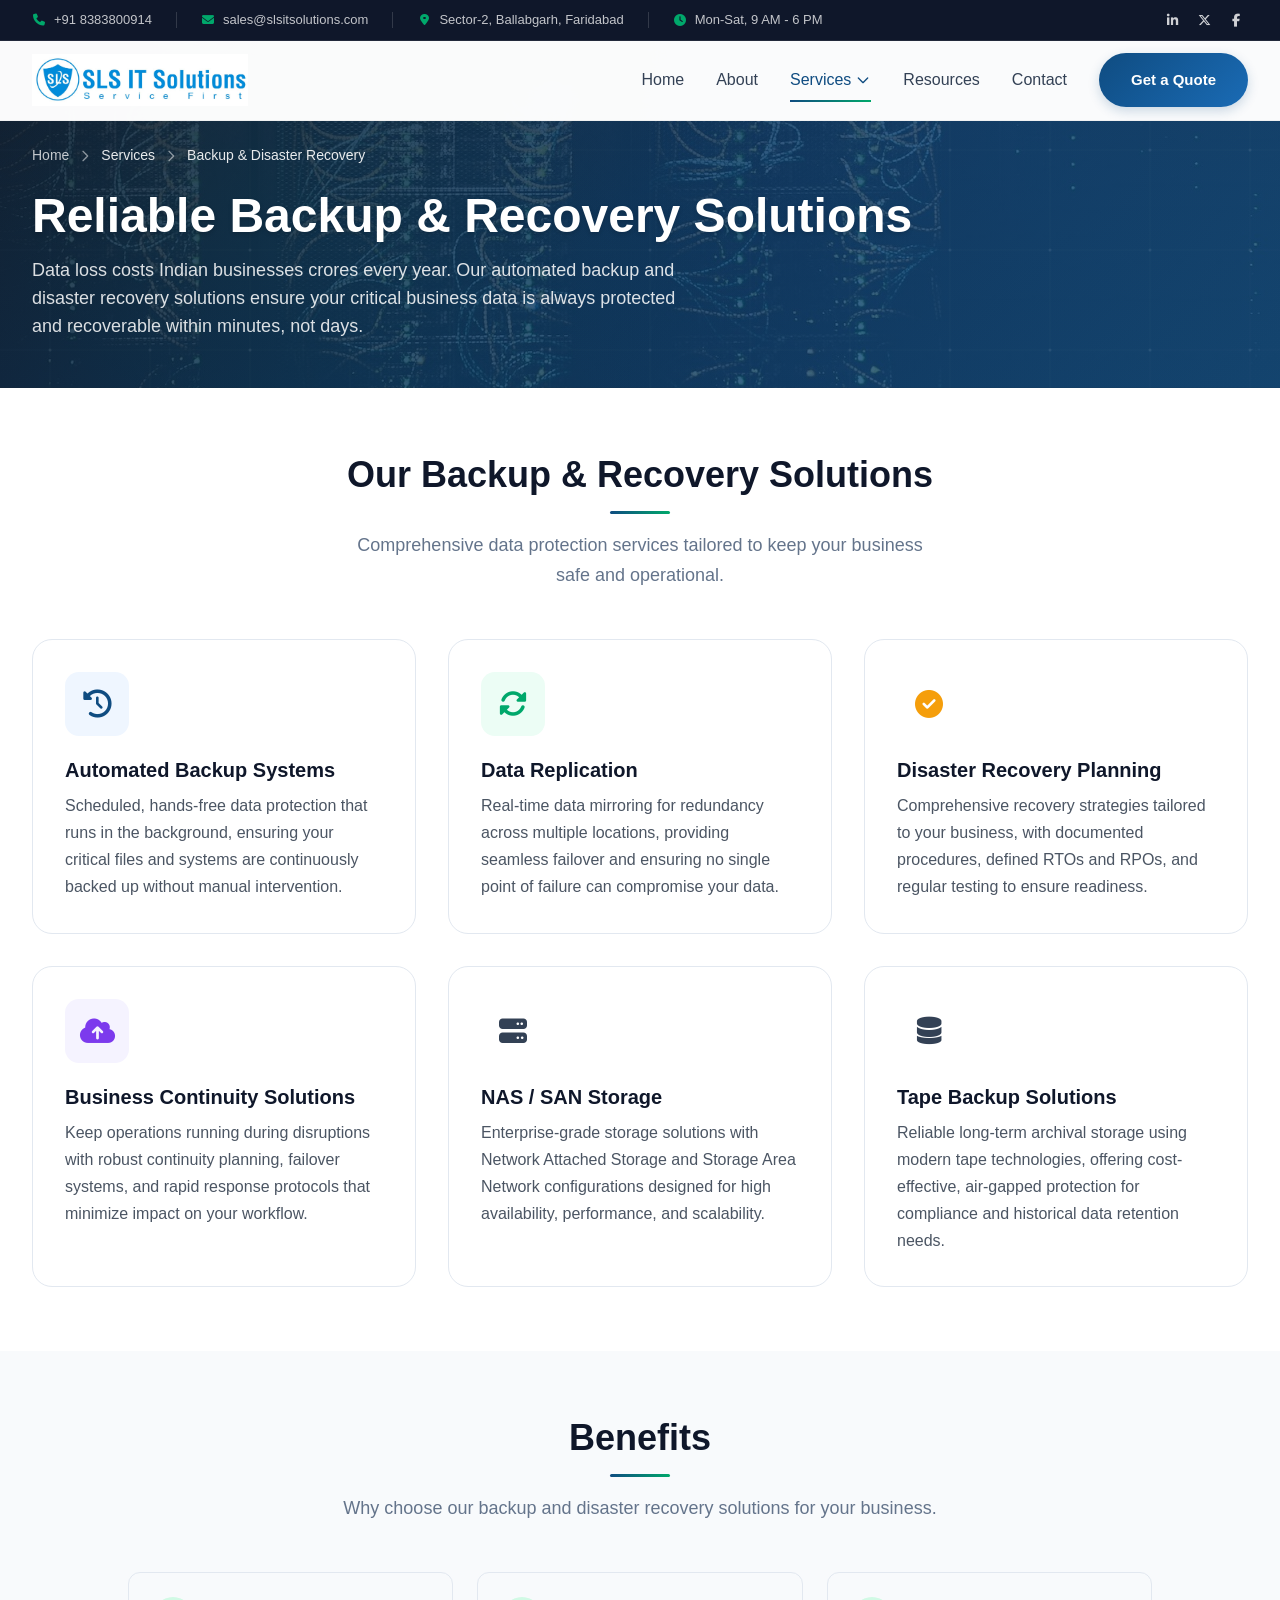
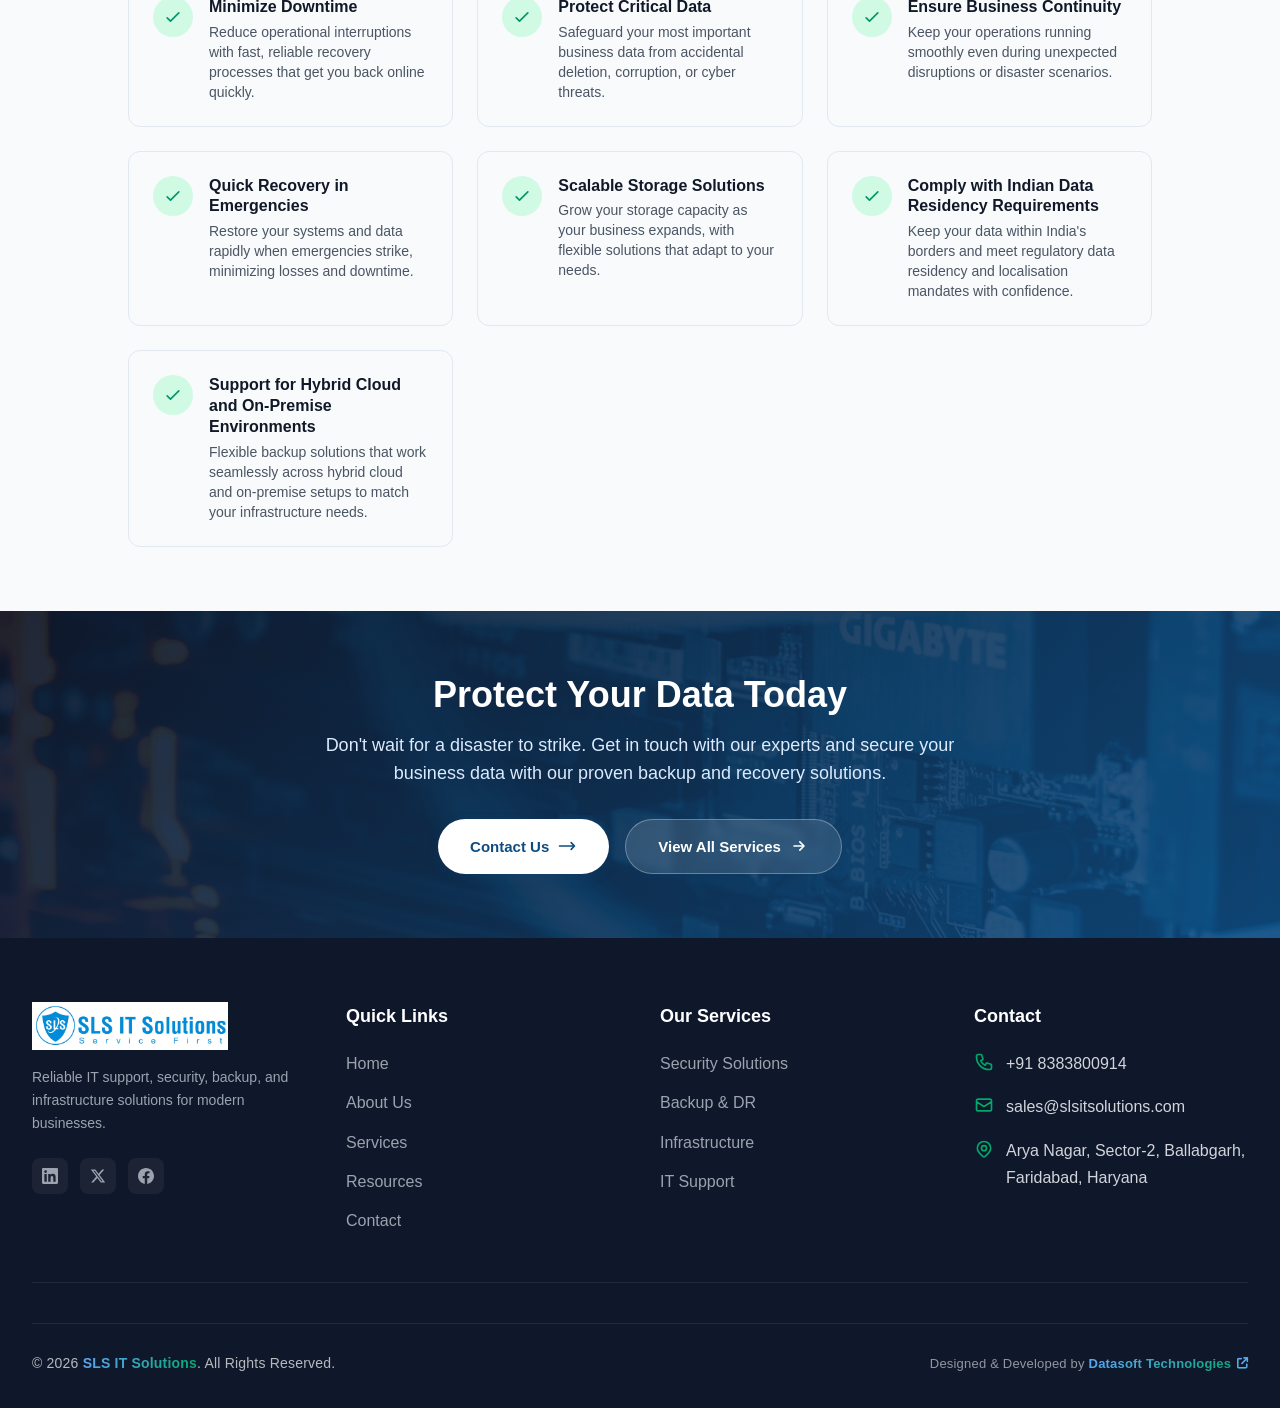
<file: backup.html>
<!DOCTYPE html>
<html lang="en">
<head>
  <meta charset="UTF-8">
  <meta name="viewport" content="width=device-width, initial-scale=1.0">
  <title>Backup & Disaster Recovery - SLS IT Solutions | Data Protection India</title>
  <meta name="description" content="Reliable backup and disaster recovery solutions from SLS IT Solutions. Protect your business data with automated backups, data replication, and comprehensive recovery planning across India.">
  <meta name="keywords" content="backup solutions, disaster recovery, data protection, business continuity, NAS SAN storage, data replication, India">
  <link rel="canonical" href="https://www.slsitsolutions.com/backup.html">
  <link rel="icon" type="image/jpeg" href="assets/images/logo-hd.jpeg">

  <link rel="preconnect" href="https://fonts.googleapis.com">
  <link rel="preconnect" href="https://fonts.gstatic.com" crossorigin>

  <link rel="stylesheet" href="assets/css/tailwind.min.css">
  <link rel="stylesheet" href="assets/css/style.css">
  <link rel="stylesheet" href="https://cdnjs.cloudflare.com/ajax/libs/font-awesome/6.5.1/css/all.min.css">
</head>
<body>

  <!-- Topbar -->
  <div class="topbar">
    <div class="max-w-7xl mx-auto px-4 sm:px-6 lg:px-8">
      <div class="topbar-inner">
        <div class="topbar-left">
          <a href="tel:+918383800914" class="topbar-item">
            <i class="fas fa-phone"></i> +91 8383800914
          </a>
          <div class="topbar-divider"></div>
          <a href="mailto:sales@slsitsolutions.com" class="topbar-item">
            <i class="fas fa-envelope"></i> sales@slsitsolutions.com
          </a>
          <div class="topbar-divider"></div>
          <span class="topbar-item">
            <i class="fas fa-location-dot"></i> Sector-2, Ballabgarh, Faridabad
          </span>
          <div class="topbar-divider"></div>
          <span class="topbar-item">
            <i class="fas fa-clock"></i> Mon-Sat, 9 AM - 6 PM
          </span>
        </div>
        <div class="topbar-right">
          <div class="topbar-social">
            <a href="https://www.linkedin.com/company/slsitsolutions" target="_blank" rel="noopener" aria-label="LinkedIn"><i class="fab fa-linkedin-in"></i></a>
            <a href="https://x.com/slsitsolutions" target="_blank" rel="noopener" aria-label="Twitter"><i class="fab fa-x-twitter"></i></a>
            <a href="https://www.facebook.com/slsitsolutions" target="_blank" rel="noopener" aria-label="Facebook"><i class="fab fa-facebook-f"></i></a>
          </div>
        </div>
      </div>
    </div>
  </div>

  <!-- Navbar -->
  <nav class="navbar">
    <div class="max-w-7xl mx-auto px-4 sm:px-6 lg:px-8">
      <div class="flex items-center justify-between h-20">
        <a href="index.html" class="flex items-center">
          <img src="assets/images/logo-hd.jpeg" alt="SLS IT Solutions" class="h-12 logo-img">
        </a>
        <div class="nav-links hidden lg:flex items-center gap-8">
          <a href="index.html" class="nav-link">Home</a>
          <a href="about.html" class="nav-link">About</a>
          <div class="relative dropdown">
            <a href="services.html" class="nav-link active flex items-center gap-1">Services
              <svg class="w-4 h-4" fill="none" stroke="currentColor" viewBox="0 0 24 24"><path stroke-linecap="round" stroke-linejoin="round" stroke-width="2" d="M19 9l-7 7-7-7"/></svg>
            </a>
            <div class="dropdown-menu">
              <a href="security.html" class="dropdown-item">Security Solutions</a>
              <a href="backup.html" class="dropdown-item">Backup & Disaster Recovery</a>
              <a href="infrastructure.html" class="dropdown-item">Infrastructure Solutions</a>
              <a href="support.html" class="dropdown-item">IT Support & Consultancy</a>
            </div>
          </div>
          <a href="resources.html" class="nav-link">Resources</a>
          <a href="contact.html" class="nav-link">Contact</a>
          <a href="contact.html" class="btn-primary !py-2.5 !px-5">Get a Quote</a>
        </div>
        <div class="flex items-center gap-4 lg:hidden">
          <a href="contact.html" class="btn-primary !py-2 !px-4 text-sm">Get a Quote</a>
          <div class="hamburger">
            <span></span><span></span><span></span>
          </div>
        </div>
      </div>
    </div>
  </nav>

  <!-- Mobile Menu -->
  <div class="mobile-menu">
    <div class="mobile-close absolute top-6 right-6 cursor-pointer">
      <svg class="w-8 h-8 text-white" fill="none" stroke="currentColor" viewBox="0 0 24 24"><path stroke-linecap="round" stroke-linejoin="round" stroke-width="2" d="M6 18L18 6M6 6l12 12"/></svg>
    </div>
    <a href="index.html">Home</a>
    <a href="about.html">About</a>
    <a href="services.html">Services</a>
    <a href="security.html" class="pl-4 text-base opacity-75">Security Solutions</a>
    <a href="backup.html" class="pl-4 text-base opacity-75">Backup & DR</a>
    <a href="infrastructure.html" class="pl-4 text-base opacity-75">Infrastructure</a>
    <a href="support.html" class="pl-4 text-base opacity-75">IT Support</a>
    <a href="resources.html">Resources</a>
    <a href="contact.html">Contact</a>
  </div>

  <!-- Page Header -->
  <section class="page-header" style="background-image: linear-gradient(135deg, rgba(15,23,42,0.88), rgba(10,52,96,0.82), rgba(15,76,129,0.78)), url('assets/images/heroes/backup-hero.jpg'); background-size: cover; background-position: center;">
    <div class="max-w-7xl mx-auto px-4 sm:px-6 lg:px-8 relative z-10">
      <!-- Breadcrumb -->
      <div class="breadcrumb mb-6">
        <a href="index.html">Home</a>
        <svg class="w-4 h-4" fill="none" stroke="currentColor" viewBox="0 0 24 24"><path stroke-linecap="round" stroke-linejoin="round" stroke-width="2" d="M9 5l7 7-7 7"></path></svg>
        <span>Services</span>
        <svg class="w-4 h-4" fill="none" stroke="currentColor" viewBox="0 0 24 24"><path stroke-linecap="round" stroke-linejoin="round" stroke-width="2" d="M9 5l7 7-7 7"></path></svg>
        <span class="text-white">Backup & Disaster Recovery</span>
      </div>
      <h1 class="text-4xl md:text-5xl font-extrabold text-white mb-4">Reliable Backup & Recovery Solutions</h1>
      <p class="text-lg text-blue-100 max-w-2xl">Data loss costs Indian businesses crores every year. Our automated backup and disaster recovery solutions ensure your critical business data is always protected and recoverable within minutes, not days.</p>
    </div>
  </section>

  <!-- Solutions Grid -->
  <section class="section-padding">
    <div class="max-w-7xl mx-auto px-4 sm:px-6 lg:px-8">
      <div class="text-center mb-12 fade-up">
        <h2 class="section-title">Our Backup & Recovery Solutions</h2>
        <p class="section-subtitle">Comprehensive data protection services tailored to keep your business safe and operational.</p>
      </div>

      <div class="grid grid-cols-1 md:grid-cols-2 lg:grid-cols-3 gap-8">
        <!-- Card 1: Automated Backup Systems -->
        <div class="service-card fade-up">
          <div class="icon-box bg-blue-50 text-[#0f4c81]">
            <i class="fas fa-clock-rotate-left"></i>
          </div>
          <h3 class="text-xl font-bold mb-2">Automated Backup Systems</h3>
          <p class="text-gray-600">Scheduled, hands-free data protection that runs in the background, ensuring your critical files and systems are continuously backed up without manual intervention.</p>
        </div>

        <!-- Card 2: Data Replication -->
        <div class="service-card fade-up">
          <div class="icon-box bg-green-50 text-[#00a86b]">
            <i class="fas fa-rotate"></i>
          </div>
          <h3 class="text-xl font-bold mb-2">Data Replication</h3>
          <p class="text-gray-600">Real-time data mirroring for redundancy across multiple locations, providing seamless failover and ensuring no single point of failure can compromise your data.</p>
        </div>

        <!-- Card 3: Disaster Recovery Planning -->
        <div class="service-card fade-up">
          <div class="icon-box bg-amber-50 text-[#f59e0b]">
            <i class="fas fa-circle-check"></i>
          </div>
          <h3 class="text-xl font-bold mb-2">Disaster Recovery Planning</h3>
          <p class="text-gray-600">Comprehensive recovery strategies tailored to your business, with documented procedures, defined RTOs and RPOs, and regular testing to ensure readiness.</p>
        </div>

        <!-- Card 4: Business Continuity Solutions -->
        <div class="service-card fade-up">
          <div class="icon-box bg-purple-50 text-purple-600">
            <i class="fas fa-cloud-arrow-up"></i>
          </div>
          <h3 class="text-xl font-bold mb-2">Business Continuity Solutions</h3>
          <p class="text-gray-600">Keep operations running during disruptions with robust continuity planning, failover systems, and rapid response protocols that minimize impact on your workflow.</p>
        </div>

        <!-- Card 5: NAS / SAN Storage -->
        <div class="service-card fade-up">
          <div class="icon-box bg-cyan-50 text-cyan-600">
            <i class="fas fa-server"></i>
          </div>
          <h3 class="text-xl font-bold mb-2">NAS / SAN Storage</h3>
          <p class="text-gray-600">Enterprise-grade storage solutions with Network Attached Storage and Storage Area Network configurations designed for high availability, performance, and scalability.</p>
        </div>

        <!-- Card 6: Tape Backup Solutions -->
        <div class="service-card fade-up">
          <div class="icon-box bg-rose-50 text-rose-600">
            <i class="fas fa-database"></i>
          </div>
          <h3 class="text-xl font-bold mb-2">Tape Backup Solutions</h3>
          <p class="text-gray-600">Reliable long-term archival storage using modern tape technologies, offering cost-effective, air-gapped protection for compliance and historical data retention needs.</p>
        </div>
      </div>
    </div>
  </section>

  <!-- Benefits Section -->
  <section class="section-padding" style="background: #f8fafc;">
    <div class="max-w-7xl mx-auto px-4 sm:px-6 lg:px-8">
      <div class="text-center mb-12 fade-up">
        <h2 class="section-title">Benefits</h2>
        <p class="section-subtitle">Why choose our backup and disaster recovery solutions for your business.</p>
      </div>

      <div class="grid grid-cols-1 sm:grid-cols-2 lg:grid-cols-3 gap-6 max-w-5xl mx-auto">
        <!-- Benefit 1 -->
        <div class="benefit-card fade-up flex items-start gap-4">
          <div class="flex-shrink-0 w-10 h-10 bg-green-100 rounded-full flex items-center justify-center">
            <svg class="w-5 h-5 text-green-600" fill="none" stroke="currentColor" viewBox="0 0 24 24">
              <path stroke-linecap="round" stroke-linejoin="round" stroke-width="2" d="M5 13l4 4L19 7"></path>
            </svg>
          </div>
          <div>
            <h4 class="font-bold text-gray-900 mb-1">Minimize Downtime</h4>
            <p class="text-sm text-gray-600">Reduce operational interruptions with fast, reliable recovery processes that get you back online quickly.</p>
          </div>
        </div>

        <!-- Benefit 2 -->
        <div class="benefit-card fade-up flex items-start gap-4">
          <div class="flex-shrink-0 w-10 h-10 bg-green-100 rounded-full flex items-center justify-center">
            <svg class="w-5 h-5 text-green-600" fill="none" stroke="currentColor" viewBox="0 0 24 24">
              <path stroke-linecap="round" stroke-linejoin="round" stroke-width="2" d="M5 13l4 4L19 7"></path>
            </svg>
          </div>
          <div>
            <h4 class="font-bold text-gray-900 mb-1">Protect Critical Data</h4>
            <p class="text-sm text-gray-600">Safeguard your most important business data from accidental deletion, corruption, or cyber threats.</p>
          </div>
        </div>

        <!-- Benefit 3 -->
        <div class="benefit-card fade-up flex items-start gap-4">
          <div class="flex-shrink-0 w-10 h-10 bg-green-100 rounded-full flex items-center justify-center">
            <svg class="w-5 h-5 text-green-600" fill="none" stroke="currentColor" viewBox="0 0 24 24">
              <path stroke-linecap="round" stroke-linejoin="round" stroke-width="2" d="M5 13l4 4L19 7"></path>
            </svg>
          </div>
          <div>
            <h4 class="font-bold text-gray-900 mb-1">Ensure Business Continuity</h4>
            <p class="text-sm text-gray-600">Keep your operations running smoothly even during unexpected disruptions or disaster scenarios.</p>
          </div>
        </div>

        <!-- Benefit 4 -->
        <div class="benefit-card fade-up flex items-start gap-4">
          <div class="flex-shrink-0 w-10 h-10 bg-green-100 rounded-full flex items-center justify-center">
            <svg class="w-5 h-5 text-green-600" fill="none" stroke="currentColor" viewBox="0 0 24 24">
              <path stroke-linecap="round" stroke-linejoin="round" stroke-width="2" d="M5 13l4 4L19 7"></path>
            </svg>
          </div>
          <div>
            <h4 class="font-bold text-gray-900 mb-1">Quick Recovery in Emergencies</h4>
            <p class="text-sm text-gray-600">Restore your systems and data rapidly when emergencies strike, minimizing losses and downtime.</p>
          </div>
        </div>

        <!-- Benefit 5 -->
        <div class="benefit-card fade-up flex items-start gap-4">
          <div class="flex-shrink-0 w-10 h-10 bg-green-100 rounded-full flex items-center justify-center">
            <svg class="w-5 h-5 text-green-600" fill="none" stroke="currentColor" viewBox="0 0 24 24">
              <path stroke-linecap="round" stroke-linejoin="round" stroke-width="2" d="M5 13l4 4L19 7"></path>
            </svg>
          </div>
          <div>
            <h4 class="font-bold text-gray-900 mb-1">Scalable Storage Solutions</h4>
            <p class="text-sm text-gray-600">Grow your storage capacity as your business expands, with flexible solutions that adapt to your needs.</p>
          </div>
        </div>

        <!-- Benefit 6 -->
        <div class="benefit-card fade-up flex items-start gap-4">
          <div class="flex-shrink-0 w-10 h-10 bg-green-100 rounded-full flex items-center justify-center">
            <svg class="w-5 h-5 text-green-600" fill="none" stroke="currentColor" viewBox="0 0 24 24">
              <path stroke-linecap="round" stroke-linejoin="round" stroke-width="2" d="M5 13l4 4L19 7"></path>
            </svg>
          </div>
          <div>
            <h4 class="font-bold text-gray-900 mb-1">Comply with Indian Data Residency Requirements</h4>
            <p class="text-sm text-gray-600">Keep your data within India's borders and meet regulatory data residency and localisation mandates with confidence.</p>
          </div>
        </div>

        <!-- Benefit 7 -->
        <div class="benefit-card fade-up flex items-start gap-4">
          <div class="flex-shrink-0 w-10 h-10 bg-green-100 rounded-full flex items-center justify-center">
            <svg class="w-5 h-5 text-green-600" fill="none" stroke="currentColor" viewBox="0 0 24 24">
              <path stroke-linecap="round" stroke-linejoin="round" stroke-width="2" d="M5 13l4 4L19 7"></path>
            </svg>
          </div>
          <div>
            <h4 class="font-bold text-gray-900 mb-1">Support for Hybrid Cloud and On-Premise Environments</h4>
            <p class="text-sm text-gray-600">Flexible backup solutions that work seamlessly across hybrid cloud and on-premise setups to match your infrastructure needs.</p>
          </div>
        </div>
      </div>
    </div>
  </section>

  <!-- CTA Section -->
  <section class="cta-image-bg py-16" style="background-image: url('assets/images/sections/data-center.jpg');">
    <div class="max-w-7xl mx-auto px-4 sm:px-6 lg:px-8 text-center relative z-10">
      <h2 class="text-3xl md:text-4xl font-extrabold text-white mb-4 fade-up">Protect Your Data Today</h2>
      <p class="text-blue-100 text-lg max-w-2xl mx-auto mb-8 fade-up">Don't wait for a disaster to strike. Get in touch with our experts and secure your business data with our proven backup and recovery solutions.</p>
      <div class="flex flex-col sm:flex-row gap-4 justify-center fade-up">
        <a href="contact.html" class="btn-primary bg-white !text-[#0f4c81] hover:!bg-gray-100" style="background: white; color: #0f4c81;">
          Contact Us
          <svg class="w-5 h-5" fill="none" stroke="currentColor" viewBox="0 0 24 24"><path stroke-linecap="round" stroke-linejoin="round" stroke-width="2" d="M17 8l4 4m0 0l-4 4m4-4H3"></path></svg>
        </a>
        <a href="services.html" class="btn-secondary">
          View All Services
          <svg class="w-5 h-5" fill="none" stroke="currentColor" viewBox="0 0 24 24"><path stroke-linecap="round" stroke-linejoin="round" stroke-width="2" d="M13 7l5 5m0 0l-5 5m5-5H6"></path></svg>
        </a>
      </div>
    </div>
  </section>

  <!-- Footer -->
  <footer class="text-gray-400 pt-16 pb-8" style="background-color:#0f172a;">
    <div class="max-w-7xl mx-auto px-4 sm:px-6 lg:px-8">
      <div class="grid grid-cols-1 md:grid-cols-2 lg:grid-cols-4 gap-10 pb-12 border-b border-gray-800">
        <!-- Column 1: Brand -->
        <div>
          <img src="assets/images/logo-hd.jpeg" alt="SLS IT Solutions" class="h-12 mb-4 logo-img">
          <p class="text-sm leading-relaxed mb-6">Reliable IT support, security, backup, and infrastructure solutions for modern businesses.</p>
          <div class="flex gap-3">
            <a href="#" class="w-9 h-9 rounded-lg bg-white/5 flex items-center justify-center hover:bg-white/10 transition-colors" aria-label="LinkedIn">
              <svg class="w-4 h-4" fill="currentColor" viewBox="0 0 24 24"><path d="M20.447 20.452h-3.554v-5.569c0-1.328-.027-3.037-1.852-3.037-1.853 0-2.136 1.445-2.136 2.939v5.667H9.351V9h3.414v1.561h.046c.477-.9 1.637-1.85 3.37-1.85 3.601 0 4.267 2.37 4.267 5.455v6.286zM5.337 7.433a2.062 2.062 0 01-2.063-2.065 2.064 2.064 0 112.063 2.065zm1.782 13.019H3.555V9h3.564v11.452zM22.225 0H1.771C.792 0 0 .774 0 1.729v20.542C0 23.227.792 24 1.771 24h20.451C23.2 24 24 23.227 24 22.271V1.729C24 .774 23.2 0 22.222 0h.003z"/></svg>
            </a>
            <a href="#" class="w-9 h-9 rounded-lg bg-white/5 flex items-center justify-center hover:bg-white/10 transition-colors" aria-label="X / Twitter">
              <svg class="w-4 h-4" fill="currentColor" viewBox="0 0 24 24"><path d="M18.244 2.25h3.308l-7.227 8.26 8.502 11.24H16.17l-5.214-6.817L4.99 21.75H1.68l7.73-8.835L1.254 2.25H8.08l4.713 6.231zm-1.161 17.52h1.833L7.084 4.126H5.117z"/></svg>
            </a>
            <a href="#" class="w-9 h-9 rounded-lg bg-white/5 flex items-center justify-center hover:bg-white/10 transition-colors" aria-label="Facebook">
              <svg class="w-4 h-4" fill="currentColor" viewBox="0 0 24 24"><path d="M24 12.073c0-6.627-5.373-12-12-12s-12 5.373-12 12c0 5.99 4.388 10.954 10.125 11.854v-8.385H7.078v-3.47h3.047V9.43c0-3.007 1.792-4.669 4.533-4.669 1.312 0 2.686.235 2.686.235v2.953H15.83c-1.491 0-1.956.925-1.956 1.874v2.25h3.328l-.532 3.47h-2.796v8.385C19.612 23.027 24 18.062 24 12.073z"/></svg>
            </a>
          </div>
        </div>
        <!-- Column 2: Quick Links -->
        <div>
          <h4 class="text-white font-semibold text-lg mb-5" style="font-family:'Poppins',sans-serif;">Quick Links</h4>
          <ul class="space-y-3">
            <li><a href="index.html" class="hover:text-white transition-colors">Home</a></li>
            <li><a href="about.html" class="hover:text-white transition-colors">About Us</a></li>
            <li><a href="services.html" class="hover:text-white transition-colors">Services</a></li>
            <li><a href="resources.html" class="hover:text-white transition-colors">Resources</a></li>
            <li><a href="contact.html" class="hover:text-white transition-colors">Contact</a></li>
          </ul>
        </div>
        <!-- Column 3: Our Services -->
        <div>
          <h4 class="text-white font-semibold text-lg mb-5" style="font-family:'Poppins',sans-serif;">Our Services</h4>
          <ul class="space-y-3">
            <li><a href="security.html" class="hover:text-white transition-colors">Security Solutions</a></li>
            <li><a href="backup.html" class="hover:text-white transition-colors">Backup & DR</a></li>
            <li><a href="infrastructure.html" class="hover:text-white transition-colors">Infrastructure</a></li>
            <li><a href="support.html" class="hover:text-white transition-colors">IT Support</a></li>
          </ul>
        </div>
        <!-- Column 4: Contact -->
        <div>
          <h4 class="text-white font-semibold text-lg mb-5" style="font-family:'Poppins',sans-serif;">Contact</h4>
          <ul class="space-y-4">
            <li class="flex items-start gap-3">
              <svg class="w-5 h-5 text-[#00a86b] mt-0.5 flex-shrink-0" fill="none" stroke="currentColor" viewBox="0 0 24 24"><path stroke-linecap="round" stroke-linejoin="round" stroke-width="2" d="M3 5a2 2 0 012-2h3.28a1 1 0 01.948.684l1.498 4.493a1 1 0 01-.502 1.21l-2.257 1.13a11.042 11.042 0 005.516 5.516l1.13-2.257a1 1 0 011.21-.502l4.493 1.498a1 1 0 01.684.949V19a2 2 0 01-2 2h-1C9.716 21 3 14.284 3 6V5z"/></svg>
              <span class="text-gray-300">+91 8383800914</span>
            </li>
            <li class="flex items-start gap-3">
              <svg class="w-5 h-5 text-[#00a86b] mt-0.5 flex-shrink-0" fill="none" stroke="currentColor" viewBox="0 0 24 24"><path stroke-linecap="round" stroke-linejoin="round" stroke-width="2" d="M3 8l7.89 5.26a2 2 0 002.22 0L21 8M5 19h14a2 2 0 002-2V7a2 2 0 00-2-2H5a2 2 0 00-2 2v10a2 2 0 002 2z"/></svg>
              <span class="text-gray-300">sales@slsitsolutions.com</span>
            </li>
            <li class="flex items-start gap-3">
              <svg class="w-5 h-5 text-[#00a86b] mt-0.5 flex-shrink-0" fill="none" stroke="currentColor" viewBox="0 0 24 24"><path stroke-linecap="round" stroke-linejoin="round" stroke-width="2" d="M17.657 16.657L13.414 20.9a1.998 1.998 0 01-2.827 0l-4.244-4.243a8 8 0 1111.314 0z"/><path stroke-linecap="round" stroke-linejoin="round" stroke-width="2" d="M15 11a3 3 0 11-6 0 3 3 0 016 0z"/></svg>
              <span class="text-gray-300">Arya Nagar, Sector-2, Ballabgarh, Faridabad, Haryana</span>
            </li>
          </ul>
        </div>
      </div>
      <!-- Bottom Bar -->
      <div class="footer-bottom-bar">
        <p class="footer-copyright">&copy; 2026 <span>SLS IT Solutions</span>. All Rights Reserved.</p>
        <p class="footer-credit">Designed &amp; Developed by <a href="http://datasofttechnologies.com/" target="_blank" rel="noopener">Datasoft Technologies <i class="fas fa-arrow-up-right-from-square"></i></a></p>
      </div>
    </div>
  </footer>


  <script src="assets/js/main.js"></script>
</body>
</html>
</file>
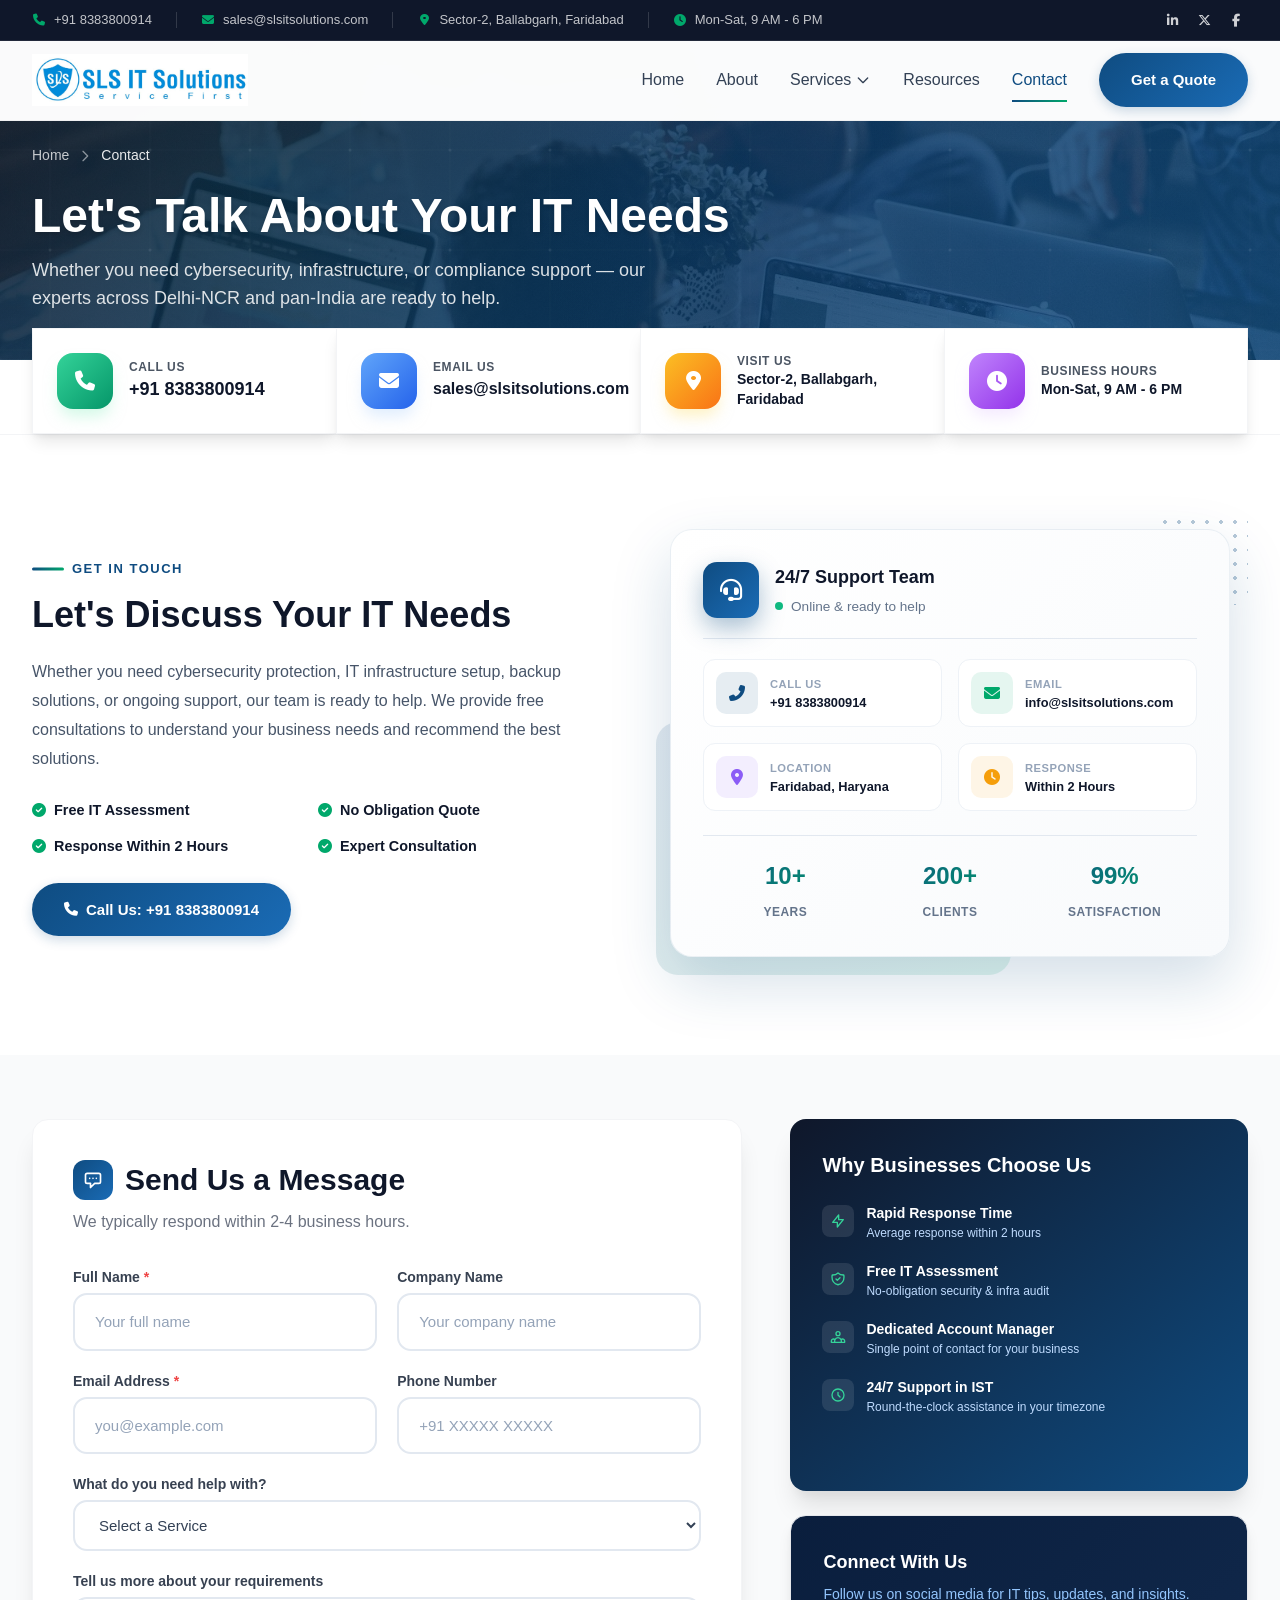
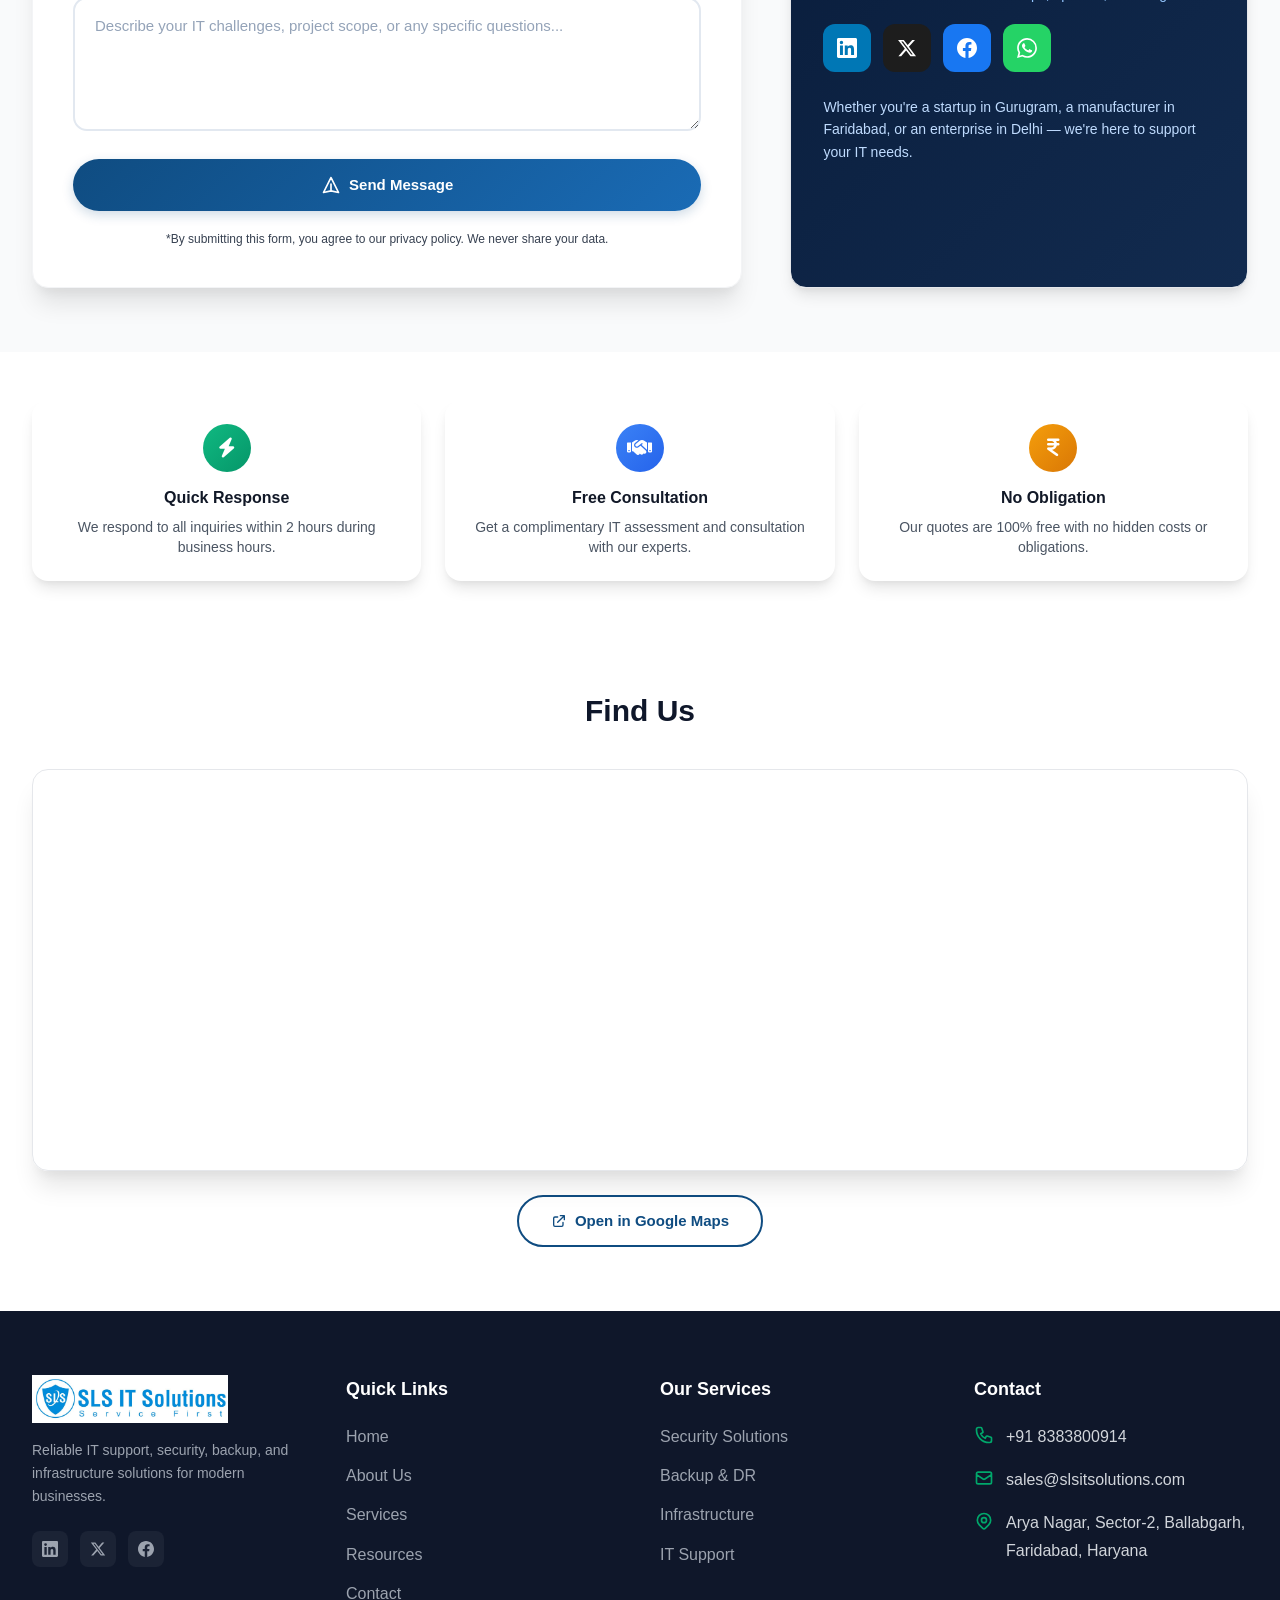
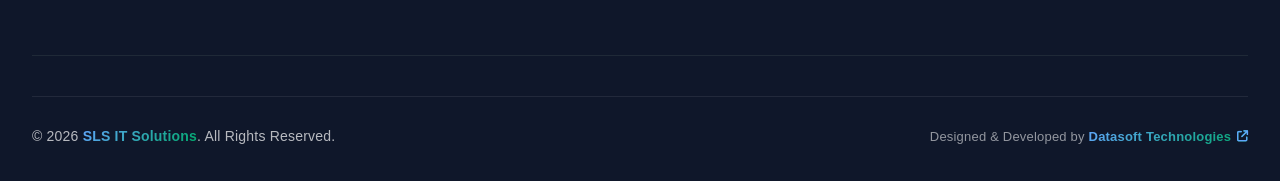
<file: contact.html>
<!DOCTYPE html>
<html lang="en">
<head>
  <meta charset="UTF-8">
  <meta name="viewport" content="width=device-width, initial-scale=1.0">
  <title>Contact Us - SLS IT Solutions | Get IT Support & Consultation</title>
  <meta name="description" content="Contact SLS IT Solutions for expert IT support, security solutions, backup & disaster recovery, and IT consultation. Reach us via phone, email, or our contact form.">
  <meta name="keywords" content="contact SLS IT, IT support Faridabad, IT consultation, IT solutions contact, SLS IT Solutions">
  <link rel="icon" type="image/jpeg" href="assets/images/logo-hd.jpeg">

  <link rel="preconnect" href="https://fonts.googleapis.com">
  <link rel="preconnect" href="https://fonts.gstatic.com" crossorigin>

  <link rel="stylesheet" href="assets/css/tailwind.min.css">
  <link rel="stylesheet" href="assets/css/style.css">
  <link rel="stylesheet" href="https://cdnjs.cloudflare.com/ajax/libs/font-awesome/6.5.1/css/all.min.css">
</head>
<body>

  <!-- Topbar -->
  <div class="topbar">
    <div class="max-w-7xl mx-auto px-4 sm:px-6 lg:px-8">
      <div class="topbar-inner">
        <div class="topbar-left">
          <a href="tel:+918383800914" class="topbar-item">
            <i class="fas fa-phone"></i> +91 8383800914
          </a>
          <div class="topbar-divider"></div>
          <a href="mailto:sales@slsitsolutions.com" class="topbar-item">
            <i class="fas fa-envelope"></i> sales@slsitsolutions.com
          </a>
          <div class="topbar-divider"></div>
          <span class="topbar-item">
            <i class="fas fa-location-dot"></i> Sector-2, Ballabgarh, Faridabad
          </span>
          <div class="topbar-divider"></div>
          <span class="topbar-item">
            <i class="fas fa-clock"></i> Mon-Sat, 9 AM - 6 PM
          </span>
        </div>
        <div class="topbar-right">
          <div class="topbar-social">
            <a href="https://www.linkedin.com/company/slsitsolutions" target="_blank" rel="noopener" aria-label="LinkedIn"><i class="fab fa-linkedin-in"></i></a>
            <a href="https://x.com/slsitsolutions" target="_blank" rel="noopener" aria-label="Twitter"><i class="fab fa-x-twitter"></i></a>
            <a href="https://www.facebook.com/slsitsolutions" target="_blank" rel="noopener" aria-label="Facebook"><i class="fab fa-facebook-f"></i></a>
          </div>
        </div>
      </div>
    </div>
  </div>

  <!-- Navbar -->
  <nav class="navbar">
    <div class="max-w-7xl mx-auto px-4 sm:px-6 lg:px-8">
      <div class="flex items-center justify-between h-20">
        <a href="index.html" class="flex items-center">
          <img src="assets/images/logo-hd.jpeg" alt="SLS IT Solutions" class="h-12 logo-img">
        </a>
        <div class="nav-links hidden lg:flex items-center gap-8">
          <a href="index.html" class="nav-link ">Home</a>
          <a href="about.html" class="nav-link ">About</a>
          <div class="relative dropdown">
            <a href="services.html" class="nav-link  flex items-center gap-1">Services
              <svg class="w-4 h-4" fill="none" stroke="currentColor" viewBox="0 0 24 24"><path stroke-linecap="round" stroke-linejoin="round" stroke-width="2" d="M19 9l-7 7-7-7"/></svg>
            </a>
            <div class="dropdown-menu">
              <a href="security.html" class="dropdown-item">Security Solutions</a>
              <a href="backup.html" class="dropdown-item">Backup & Disaster Recovery</a>
              <a href="infrastructure.html" class="dropdown-item">Infrastructure Solutions</a>
              <a href="support.html" class="dropdown-item">IT Support & Consultancy</a>
            </div>
          </div>
          <a href="resources.html" class="nav-link ">Resources</a>
          <a href="contact.html" class="nav-link active">Contact</a>
          <a href="contact.html" class="btn-primary !py-2.5 !px-5">Get a Quote</a>
        </div>
        <div class="flex items-center gap-4 lg:hidden">
          <a href="contact.html" class="btn-primary !py-2 !px-4 text-sm">Get a Quote</a>
          <div class="hamburger">
            <span></span><span></span><span></span>
          </div>
        </div>
      </div>
    </div>
  </nav>

  <!-- Mobile Menu -->
  <div class="mobile-menu">
    <div class="mobile-close absolute top-6 right-6 cursor-pointer">
      <svg class="w-8 h-8 text-white" fill="none" stroke="currentColor" viewBox="0 0 24 24"><path stroke-linecap="round" stroke-linejoin="round" stroke-width="2" d="M6 18L18 6M6 6l12 12"/></svg>
    </div>
    <a href="index.html">Home</a>
    <a href="about.html">About</a>
    <a href="services.html">Services</a>
    <a href="security.html" class="pl-4 text-base opacity-75">Security Solutions</a>
    <a href="backup.html" class="pl-4 text-base opacity-75">Backup & DR</a>
    <a href="infrastructure.html" class="pl-4 text-base opacity-75">Infrastructure</a>
    <a href="support.html" class="pl-4 text-base opacity-75">IT Support</a>
    <a href="resources.html">Resources</a>
    <a href="contact.html">Contact</a>
  </div>

  <!-- Page Header -->
  <section class="page-header" style="background-image: linear-gradient(135deg, rgba(15,23,42,0.88), rgba(10,52,96,0.82), rgba(15,76,129,0.78)), url('assets/images/heroes/contact-hero.jpg'); background-size: cover; background-position: center;">
    <div class="max-w-7xl mx-auto px-4 sm:px-6 lg:px-8 relative z-10">
      <div class="breadcrumb mb-6">
        <a href="index.html">Home</a>
        <svg class="w-4 h-4" fill="none" viewBox="0 0 24 24" stroke="currentColor"><path stroke-linecap="round" stroke-linejoin="round" stroke-width="2" d="M9 5l7 7-7 7"/></svg>
        <span class="text-white">Contact</span>
      </div>
      <h1 class="text-4xl md:text-5xl font-bold text-white mb-4" style="font-family:'Poppins',sans-serif;">Let's Talk About Your IT Needs</h1>
      <p class="text-lg text-blue-100 max-w-2xl">Whether you need cybersecurity, infrastructure, or compliance support — our experts across Delhi-NCR and pan-India are ready to help.</p>
    </div>
  </section>

  <!-- Quick Contact Strip -->
  <section class="bg-white border-b border-gray-100">
    <div class="max-w-7xl mx-auto px-4 sm:px-6 lg:px-8">
      <div class="grid grid-cols-1 sm:grid-cols-2 lg:grid-cols-4 gap-0 -mt-8 relative z-20">
        <!-- Call -->
        <a href="tel:+918383800914" class="flex items-center gap-4 bg-white rounded-2xl sm:rounded-none sm:first:rounded-l-2xl p-6 shadow-lg hover:shadow-xl transition-all group border border-gray-100 sm:border-r-0">
          <div class="w-14 h-14 rounded-2xl bg-gradient-to-br from-emerald-400 to-emerald-600 flex items-center justify-center flex-shrink-0 shadow-lg shadow-emerald-200/50 group-hover:scale-110 transition-transform">
            <i class="fas fa-phone text-xl text-white"></i>
          </div>
          <div>
            <p class="text-xs text-gray-600 font-semibold uppercase tracking-wider">Call Us</p>
            <p class="text-[#0f172a] font-bold text-lg">+91 8383800914</p>
          </div>
        </a>
        <!-- Email -->
        <a href="mailto:sales@slsitsolutions.com" class="flex items-center gap-4 bg-white p-6 shadow-lg hover:shadow-xl transition-all group border border-gray-100 sm:border-r-0">
          <div class="w-14 h-14 rounded-2xl bg-gradient-to-br from-blue-400 to-blue-600 flex items-center justify-center flex-shrink-0 shadow-lg shadow-blue-200/50 group-hover:scale-110 transition-transform">
            <i class="fas fa-envelope text-xl text-white"></i>
          </div>
          <div>
            <p class="text-xs text-gray-600 font-semibold uppercase tracking-wider">Email Us</p>
            <p class="text-[#0f172a] font-bold">sales@slsitsolutions.com</p>
          </div>
        </a>
        <!-- Location -->
        <div class="flex items-center gap-4 bg-white p-6 shadow-lg border border-gray-100 sm:border-r-0">
          <div class="w-14 h-14 rounded-2xl bg-gradient-to-br from-amber-400 to-orange-500 flex items-center justify-center flex-shrink-0 shadow-lg shadow-amber-200/50">
            <i class="fas fa-location-dot text-xl text-white"></i>
          </div>
          <div>
            <p class="text-xs text-gray-600 font-semibold uppercase tracking-wider">Visit Us</p>
            <p class="text-[#0f172a] font-bold text-sm">Sector-2, Ballabgarh, Faridabad</p>
          </div>
        </div>
        <!-- Hours -->
        <div class="flex items-center gap-4 bg-white rounded-2xl sm:rounded-none sm:last:rounded-r-2xl p-6 shadow-lg border border-gray-100">
          <div class="w-14 h-14 rounded-2xl bg-gradient-to-br from-purple-400 to-purple-600 flex items-center justify-center flex-shrink-0 shadow-lg shadow-purple-200/50">
            <i class="fas fa-clock text-xl text-white"></i>
          </div>
          <div>
            <p class="text-xs text-gray-600 font-semibold uppercase tracking-wider">Business Hours</p>
            <p class="text-[#0f172a] font-bold text-sm">Mon-Sat, 9 AM - 6 PM</p>
          </div>
        </div>
      </div>
    </div>
  </section>

  <!-- ===== Get In Touch Split Section ===== -->
  <section class="split-section">
    <div class="max-w-7xl mx-auto px-4 sm:px-6 lg:px-8">
      <div class="split-content fade-up">
        <div class="split-text">
          <span class="split-label">Get In Touch</span>
          <h2 class="split-heading">Let's Discuss Your IT Needs</h2>
          <p class="split-desc">Whether you need cybersecurity protection, IT infrastructure setup, backup solutions, or ongoing support, our team is ready to help. We provide free consultations to understand your business needs and recommend the best solutions.</p>
          <div class="split-features">
            <div class="split-feature-item"><i class="fas fa-check-circle"></i> Free IT Assessment</div>
            <div class="split-feature-item"><i class="fas fa-check-circle"></i> No Obligation Quote</div>
            <div class="split-feature-item"><i class="fas fa-check-circle"></i> Response Within 2 Hours</div>
            <div class="split-feature-item"><i class="fas fa-check-circle"></i> Expert Consultation</div>
          </div>
          <a href="tel:+918383800914" class="btn-primary"><i class="fas fa-phone text-sm"></i> Call Us: +91 8383800914</a>
        </div>
        <div class="contact-visual-wrap">
          <div class="contact-visual-card">
            <div class="contact-visual-header">
              <div class="contact-visual-avatar"><i class="fas fa-headset"></i></div>
              <div>
                <div class="contact-visual-title">24/7 Support Team</div>
                <div class="contact-visual-sub"><span class="pulse-dot"></span> Online &amp; ready to help</div>
              </div>
            </div>
            <div class="contact-visual-grid">
              <div class="contact-visual-item">
                <div class="cvi-icon" style="background: rgba(15, 76, 129, 0.1); color:#0f4c81;"><i class="fas fa-phone-alt"></i></div>
                <div>
                  <div class="cvi-label">Call Us</div>
                  <div class="cvi-value">+91 8383800914</div>
                </div>
              </div>
              <div class="contact-visual-item">
                <div class="cvi-icon" style="background: rgba(0, 168, 107, 0.1); color:#00a86b;"><i class="fas fa-envelope"></i></div>
                <div>
                  <div class="cvi-label">Email</div>
                  <div class="cvi-value">info@slsitsolutions.com</div>
                </div>
              </div>
              <div class="contact-visual-item">
                <div class="cvi-icon" style="background: rgba(139, 92, 246, 0.1); color:#8b5cf6;"><i class="fas fa-map-marker-alt"></i></div>
                <div>
                  <div class="cvi-label">Location</div>
                  <div class="cvi-value">Faridabad, Haryana</div>
                </div>
              </div>
              <div class="contact-visual-item">
                <div class="cvi-icon" style="background: rgba(245, 158, 11, 0.1); color:#f59e0b;"><i class="fas fa-clock"></i></div>
                <div>
                  <div class="cvi-label">Response</div>
                  <div class="cvi-value">Within 2 Hours</div>
                </div>
              </div>
            </div>
            <div class="contact-visual-stats">
              <div><strong>10+</strong><span>Years</span></div>
              <div><strong>200+</strong><span>Clients</span></div>
              <div><strong>99%</strong><span>Satisfaction</span></div>
            </div>
          </div>
        </div>
      </div>
    </div>
  </section>

  <!-- Main Contact Section -->
  <section class="py-16 bg-gray-50">
    <div class="max-w-7xl mx-auto px-4 sm:px-6 lg:px-8">
      <div class="grid grid-cols-1 lg:grid-cols-5 gap-12">

        <!-- Left Column - Form (3/5 width) -->
        <div class="lg:col-span-3 fade-up">
          <div class="bg-white rounded-2xl shadow-xl p-8 md:p-10 border border-gray-100">
            <div class="flex items-center gap-3 mb-2">
              <div class="w-10 h-10 rounded-xl flex items-center justify-center" style="background:linear-gradient(to bottom right,#0f4c81,#1a6bb5);">
                <svg class="w-5 h-5 text-white" fill="none" stroke="currentColor" viewBox="0 0 24 24"><path stroke-linecap="round" stroke-linejoin="round" stroke-width="2" d="M8 10h.01M12 10h.01M16 10h.01M9 16H5a2 2 0 01-2-2V6a2 2 0 012-2h14a2 2 0 012 2v8a2 2 0 01-2 2h-5l-5 5v-5z"/></svg>
              </div>
              <h2 class="text-2xl md:text-3xl font-bold" style="font-family:'Poppins',sans-serif;color:#0f172a;">Send Us a Message</h2>
            </div>
            <p class="text-gray-500 mb-8 ml-[52px]">We typically respond within 2-4 business hours.</p>

            <form id="contactForm" class="space-y-5">
              <div class="grid grid-cols-1 md:grid-cols-2 gap-5">
                <div>
                  <label for="name" class="block text-sm font-semibold text-gray-700 mb-1.5">Full Name <span class="text-red-500">*</span></label>
                  <input type="text" id="name" name="name" class="form-input" placeholder="Your full name" required>
                </div>
                <div>
                  <label for="company" class="block text-sm font-semibold text-gray-700 mb-1.5">Company Name</label>
                  <input type="text" id="company" name="company" class="form-input" placeholder="Your company name">
                </div>
              </div>
              <div class="grid grid-cols-1 md:grid-cols-2 gap-5">
                <div>
                  <label for="email" class="block text-sm font-semibold text-gray-700 mb-1.5">Email Address <span class="text-red-500">*</span></label>
                  <input type="email" id="email" name="email" class="form-input" placeholder="you@example.com" required>
                </div>
                <div>
                  <label for="phone" class="block text-sm font-semibold text-gray-700 mb-1.5">Phone Number</label>
                  <input type="tel" id="phone" name="phone" class="form-input" placeholder="+91 XXXXX XXXXX">
                </div>
              </div>
              <div>
                <label for="service" class="block text-sm font-semibold text-gray-700 mb-1.5">What do you need help with?</label>
                <select id="service" name="service" class="form-input">
                  <option value="">Select a Service</option>
                  <option value="security">Cybersecurity & Threat Protection</option>
                  <option value="backup">Backup & Disaster Recovery</option>
                  <option value="infrastructure">IT Infrastructure & Networking</option>
                  <option value="support">IT Support & Consultancy</option>
                  <option value="compliance">DPDP Act Compliance</option>
                  <option value="development">App & Web Development</option>
                  <option value="other">Other</option>
                </select>
              </div>
              <div>
                <label for="message" class="block text-sm font-semibold text-gray-700 mb-1.5">Tell us more about your requirements</label>
                <textarea id="message" name="message" rows="4" class="form-input" placeholder="Describe your IT challenges, project scope, or any specific questions..."></textarea>
              </div>
              <button type="submit" class="btn-primary w-full justify-center text-base py-4">
                <svg class="w-5 h-5" fill="none" viewBox="0 0 24 24" stroke="currentColor"><path stroke-linecap="round" stroke-linejoin="round" stroke-width="2" d="M12 19l9 2-9-18-9 18 9-2zm0 0v-8"/></svg>
                Send Message
              </button>
              <p class="text-center text-xs text-gray-700">*By submitting this form, you agree to our privacy policy. We never share your data.</p>
            </form>
          </div>
        </div>

        <!-- Right Column - Info Cards (2/5 width) -->
        <div class="lg:col-span-2 fade-up flex flex-col gap-6" style="transition-delay:0.15s;">

          <!-- Why Contact Us -->
          <div class="rounded-2xl p-8 text-white shadow-xl flex-1" style="background:linear-gradient(to bottom right,#0f172a,#0f4c81);">
            <h3 class="text-xl font-bold mb-6 text-white" style="font-family:'Poppins',sans-serif;color:#ffffff;">Why Businesses Choose Us</h3>
            <div class="space-y-5">
              <div class="flex items-start gap-3">
                <div class="w-8 h-8 rounded-lg bg-white/10 flex items-center justify-center flex-shrink-0 mt-0.5">
                  <svg class="w-4 h-4 text-emerald-400" fill="none" stroke="currentColor" viewBox="0 0 24 24"><path stroke-linecap="round" stroke-linejoin="round" stroke-width="2" d="M13 10V3L4 14h7v7l9-11h-7z"/></svg>
                </div>
                <div>
                  <p class="font-semibold text-sm">Rapid Response Time</p>
                  <p class="text-blue-200 text-xs mt-0.5">Average response within 2 hours</p>
                </div>
              </div>
              <div class="flex items-start gap-3">
                <div class="w-8 h-8 rounded-lg bg-white/10 flex items-center justify-center flex-shrink-0 mt-0.5">
                  <svg class="w-4 h-4 text-emerald-400" fill="none" stroke="currentColor" viewBox="0 0 24 24"><path stroke-linecap="round" stroke-linejoin="round" stroke-width="2" d="M9 12l2 2 4-4m5.618-4.016A11.955 11.955 0 0112 2.944a11.955 11.955 0 01-8.618 3.04A12.02 12.02 0 003 9c0 5.591 3.824 10.29 9 11.622 5.176-1.332 9-6.03 9-11.622 0-1.042-.133-2.052-.382-3.016z"/></svg>
                </div>
                <div>
                  <p class="font-semibold text-sm">Free IT Assessment</p>
                  <p class="text-blue-200 text-xs mt-0.5">No-obligation security & infra audit</p>
                </div>
              </div>
              <div class="flex items-start gap-3">
                <div class="w-8 h-8 rounded-lg bg-white/10 flex items-center justify-center flex-shrink-0 mt-0.5">
                  <svg class="w-4 h-4 text-emerald-400" fill="none" stroke="currentColor" viewBox="0 0 24 24"><path stroke-linecap="round" stroke-linejoin="round" stroke-width="2" d="M17 20h5v-2a3 3 0 00-5.356-1.857M17 20H7m10 0v-2c0-.656-.126-1.283-.356-1.857M7 20H2v-2a3 3 0 015.356-1.857M7 20v-2c0-.656.126-1.283.356-1.857m0 0a5.002 5.002 0 019.288 0M15 7a3 3 0 11-6 0 3 3 0 016 0z"/></svg>
                </div>
                <div>
                  <p class="font-semibold text-sm">Dedicated Account Manager</p>
                  <p class="text-blue-200 text-xs mt-0.5">Single point of contact for your business</p>
                </div>
              </div>
              <div class="flex items-start gap-3">
                <div class="w-8 h-8 rounded-lg bg-white/10 flex items-center justify-center flex-shrink-0 mt-0.5">
                  <svg class="w-4 h-4 text-emerald-400" fill="none" stroke="currentColor" viewBox="0 0 24 24"><path stroke-linecap="round" stroke-linejoin="round" stroke-width="2" d="M12 8v4l3 3m6-3a9 9 0 11-18 0 9 9 0 0118 0z"/></svg>
                </div>
                <div>
                  <p class="font-semibold text-sm">24/7 Support in IST</p>
                  <p class="text-blue-200 text-xs mt-0.5">Round-the-clock assistance in your timezone</p>
                </div>
              </div>
            </div>
          </div>

          <!-- Connect With Us -->
          <div class="rounded-2xl p-8 border border-blue-900/30 shadow-lg flex-1" style="background:linear-gradient(135deg,#0a1e3d,#122b4f);">
            <h3 class="text-lg font-bold text-white mb-2" style="font-family:'Poppins',sans-serif;">Connect With Us</h3>
            <p class="text-sm mb-5" style="color:#93c5fd;">Follow us on social media for IT tips, updates, and insights.</p>
            <div class="flex items-center gap-3 mb-6">
              <a href="#" class="w-12 h-12 rounded-xl flex items-center justify-center text-white transition-all hover:scale-110 hover:-translate-y-1" style="background:#0077B5;" aria-label="LinkedIn">
                <svg class="w-5 h-5" fill="currentColor" viewBox="0 0 24 24"><path d="M20.447 20.452h-3.554v-5.569c0-1.328-.027-3.037-1.852-3.037-1.853 0-2.136 1.445-2.136 2.939v5.667H9.351V9h3.414v1.561h.046c.477-.9 1.637-1.85 3.37-1.85 3.601 0 4.267 2.37 4.267 5.455v6.286zM5.337 7.433a2.062 2.062 0 01-2.063-2.065 2.064 2.064 0 112.063 2.065zm1.782 13.019H3.555V9h3.564v11.452zM22.225 0H1.771C.792 0 0 .774 0 1.729v20.542C0 23.227.792 24 1.771 24h20.451C23.2 24 24 23.227 24 22.271V1.729C24 .774 23.2 0 22.222 0h.003z"/></svg>
              </a>
              <a href="#" class="w-12 h-12 rounded-xl flex items-center justify-center text-white transition-all hover:scale-110 hover:-translate-y-1" style="background:#1d1d1d;" aria-label="X / Twitter">
                <svg class="w-5 h-5" fill="currentColor" viewBox="0 0 24 24"><path d="M18.244 2.25h3.308l-7.227 8.26 8.502 11.24H16.17l-5.214-6.817L4.99 21.75H1.68l7.73-8.835L1.254 2.25H8.08l4.713 6.231zm-1.161 17.52h1.833L7.084 4.126H5.117z"/></svg>
              </a>
              <a href="#" class="w-12 h-12 rounded-xl flex items-center justify-center text-white transition-all hover:scale-110 hover:-translate-y-1" style="background:#1877F2;" aria-label="Facebook">
                <svg class="w-5 h-5" fill="currentColor" viewBox="0 0 24 24"><path d="M24 12.073c0-6.627-5.373-12-12-12s-12 5.373-12 12c0 5.99 4.388 10.954 10.125 11.854v-8.385H7.078v-3.47h3.047V9.43c0-3.007 1.792-4.669 4.533-4.669 1.312 0 2.686.235 2.686.235v2.953H15.83c-1.491 0-1.956.925-1.956 1.874v2.25h3.328l-.532 3.47h-2.796v8.385C19.612 23.027 24 18.062 24 12.073z"/></svg>
              </a>
              <a href="https://wa.me/918383800914" target="_blank" rel="noopener" class="w-12 h-12 rounded-xl flex items-center justify-center text-white transition-all hover:scale-110 hover:-translate-y-1" style="background:#25D366;" aria-label="WhatsApp">
                <svg class="w-5 h-5" fill="currentColor" viewBox="0 0 24 24"><path d="M17.472 14.382c-.297-.149-1.758-.867-2.03-.967-.273-.099-.471-.148-.67.15-.197.297-.767.966-.94 1.164-.173.199-.347.223-.644.075-.297-.15-1.255-.463-2.39-1.475-.883-.788-1.48-1.761-1.653-2.059-.173-.297-.018-.458.13-.606.134-.133.298-.347.446-.52.149-.174.198-.298.298-.497.099-.198.05-.371-.025-.52-.075-.149-.669-1.612-.916-2.207-.242-.579-.487-.5-.669-.51-.173-.008-.371-.01-.57-.01-.198 0-.52.074-.792.372-.272.297-1.04 1.016-1.04 2.479 0 1.462 1.065 2.875 1.213 3.074.149.198 2.096 3.2 5.077 4.487.709.306 1.262.489 1.694.625.712.227 1.36.195 1.871.118.571-.085 1.758-.719 2.006-1.413.248-.694.248-1.289.173-1.413-.074-.124-.272-.198-.57-.347m-5.421 7.403h-.004a9.87 9.87 0 01-5.031-1.378l-.361-.214-3.741.982.998-3.648-.235-.374a9.86 9.86 0 01-1.51-5.26c.001-5.45 4.436-9.884 9.888-9.884 2.64 0 5.122 1.03 6.988 2.898a9.825 9.825 0 012.893 6.994c-.003 5.45-4.437 9.884-9.885 9.884m8.413-18.297A11.815 11.815 0 0012.05 0C5.495 0 .16 5.335.157 11.892c0 2.096.547 4.142 1.588 5.945L.057 24l6.305-1.654a11.882 11.882 0 005.683 1.448h.005c6.554 0 11.89-5.335 11.893-11.893a11.821 11.821 0 00-3.48-8.413z"/></svg>
              </a>
            </div>
            <p class="text-sm leading-relaxed" style="color:#bfdbfe;">Whether you're a startup in Gurugram, a manufacturer in Faridabad, or an enterprise in Delhi — we're here to support your IT needs.</p>
          </div>


        </div>
      </div>
    </div>
  </section>

  <!-- Why Contact Us -->
  <section class="py-12 section-bg-image section-bg-light" style="background-image: url('assets/images/sections/office-team.jpg');">
    <div class="max-w-7xl mx-auto px-4 sm:px-6 lg:px-8">
      <div class="grid grid-cols-1 md:grid-cols-3 gap-6 text-center">
        <div class="bg-white rounded-2xl p-6 shadow-lg fade-up">
          <div class="fa-icon-circle icon-gradient-green mx-auto mb-4">
            <i class="fas fa-bolt text-white"></i>
          </div>
          <h3 class="font-bold text-gray-900 mb-2" style="font-family:'Poppins',sans-serif;">Quick Response</h3>
          <p class="text-sm text-gray-600">We respond to all inquiries within 2 hours during business hours.</p>
        </div>
        <div class="bg-white rounded-2xl p-6 shadow-lg fade-up">
          <div class="fa-icon-circle icon-gradient-blue mx-auto mb-4">
            <i class="fas fa-handshake text-white"></i>
          </div>
          <h3 class="font-bold text-gray-900 mb-2" style="font-family:'Poppins',sans-serif;">Free Consultation</h3>
          <p class="text-sm text-gray-600">Get a complimentary IT assessment and consultation with our experts.</p>
        </div>
        <div class="bg-white rounded-2xl p-6 shadow-lg fade-up">
          <div class="fa-icon-circle icon-gradient-amber mx-auto mb-4">
            <i class="fas fa-indian-rupee-sign text-white"></i>
          </div>
          <h3 class="font-bold text-gray-900 mb-2" style="font-family:'Poppins',sans-serif;">No Obligation</h3>
          <p class="text-sm text-gray-600">Our quotes are 100% free with no hidden costs or obligations.</p>
        </div>
      </div>
    </div>
  </section>

  <!-- Google Map -->
  <section class="bg-white py-16">
    <div class="max-w-7xl mx-auto px-4 sm:px-6 lg:px-8">
      <div class="text-center mb-10 fade-up">
        <h2 class="text-3xl font-bold mb-3" style="font-family:'Poppins',sans-serif;color:#0f172a;">Find Us</h2>
      </div>
      <div class="fade-up rounded-2xl overflow-hidden shadow-xl border border-gray-200">
        <iframe src="https://www.google.com/maps/embed?pb=!1m18!1m12!1m3!1d3510.7!2d77.32!3d28.34!2m3!1f0!2f0!3f0!3m2!1i1024!2i768!4f13.1!3m3!1m2!1s0x0%3A0x0!2zMjjCsDIwJzI0LjAiTiA3N8KwMTknMTIuMCJF!5e0!3m2!1sen!2sin!4v1" width="100%" height="400" style="border:0;" allowfullscreen="" loading="lazy" referrerpolicy="no-referrer-when-downgrade" class="w-full"></iframe>
      </div>
      <div class="mt-6 text-center">
        <a href="https://maps.google.com/?q=Arya+Nagar+Sector+2+Ballabgarh+Faridabad+Haryana" target="_blank" rel="noopener" class="btn-outline text-sm">
          <svg class="w-4 h-4" fill="none" stroke="currentColor" viewBox="0 0 24 24"><path stroke-linecap="round" stroke-linejoin="round" stroke-width="2" d="M10 6H6a2 2 0 00-2 2v10a2 2 0 002 2h10a2 2 0 002-2v-4M14 4h6m0 0v6m0-6L10 14"/></svg>
          Open in Google Maps
        </a>
      </div>
    </div>
  </section>

  <!-- Footer -->
  <footer class="text-gray-400 pt-16 pb-8" style="background-color:#0f172a;">
    <div class="max-w-7xl mx-auto px-4 sm:px-6 lg:px-8">
      <div class="grid grid-cols-1 md:grid-cols-2 lg:grid-cols-4 gap-10 pb-12 border-b border-gray-800">
        <!-- Column 1: Brand -->
        <div>
          <img src="assets/images/logo-hd.jpeg" alt="SLS IT Solutions" class="h-12 mb-4 logo-img">
          <p class="text-sm leading-relaxed mb-6">Reliable IT support, security, backup, and infrastructure solutions for modern businesses.</p>
          <div class="flex gap-3">
            <a href="#" class="w-9 h-9 rounded-lg bg-white/5 flex items-center justify-center hover:bg-white/10 transition-colors" aria-label="LinkedIn">
              <svg class="w-4 h-4" fill="currentColor" viewBox="0 0 24 24"><path d="M20.447 20.452h-3.554v-5.569c0-1.328-.027-3.037-1.852-3.037-1.853 0-2.136 1.445-2.136 2.939v5.667H9.351V9h3.414v1.561h.046c.477-.9 1.637-1.85 3.37-1.85 3.601 0 4.267 2.37 4.267 5.455v6.286zM5.337 7.433a2.062 2.062 0 01-2.063-2.065 2.064 2.064 0 112.063 2.065zm1.782 13.019H3.555V9h3.564v11.452zM22.225 0H1.771C.792 0 0 .774 0 1.729v20.542C0 23.227.792 24 1.771 24h20.451C23.2 24 24 23.227 24 22.271V1.729C24 .774 23.2 0 22.222 0h.003z"/></svg>
            </a>
            <a href="#" class="w-9 h-9 rounded-lg bg-white/5 flex items-center justify-center hover:bg-white/10 transition-colors" aria-label="X / Twitter">
              <svg class="w-4 h-4" fill="currentColor" viewBox="0 0 24 24"><path d="M18.244 2.25h3.308l-7.227 8.26 8.502 11.24H16.17l-5.214-6.817L4.99 21.75H1.68l7.73-8.835L1.254 2.25H8.08l4.713 6.231zm-1.161 17.52h1.833L7.084 4.126H5.117z"/></svg>
            </a>
            <a href="#" class="w-9 h-9 rounded-lg bg-white/5 flex items-center justify-center hover:bg-white/10 transition-colors" aria-label="Facebook">
              <svg class="w-4 h-4" fill="currentColor" viewBox="0 0 24 24"><path d="M24 12.073c0-6.627-5.373-12-12-12s-12 5.373-12 12c0 5.99 4.388 10.954 10.125 11.854v-8.385H7.078v-3.47h3.047V9.43c0-3.007 1.792-4.669 4.533-4.669 1.312 0 2.686.235 2.686.235v2.953H15.83c-1.491 0-1.956.925-1.956 1.874v2.25h3.328l-.532 3.47h-2.796v8.385C19.612 23.027 24 18.062 24 12.073z"/></svg>
            </a>
          </div>
        </div>
        <!-- Column 2: Quick Links -->
        <div>
          <h4 class="text-white font-semibold text-lg mb-5" style="font-family:'Poppins',sans-serif;">Quick Links</h4>
          <ul class="space-y-3">
            <li><a href="index.html" class="hover:text-white transition-colors">Home</a></li>
            <li><a href="about.html" class="hover:text-white transition-colors">About Us</a></li>
            <li><a href="services.html" class="hover:text-white transition-colors">Services</a></li>
            <li><a href="resources.html" class="hover:text-white transition-colors">Resources</a></li>
            <li><a href="contact.html" class="hover:text-white transition-colors">Contact</a></li>
          </ul>
        </div>
        <!-- Column 3: Our Services -->
        <div>
          <h4 class="text-white font-semibold text-lg mb-5" style="font-family:'Poppins',sans-serif;">Our Services</h4>
          <ul class="space-y-3">
            <li><a href="security.html" class="hover:text-white transition-colors">Security Solutions</a></li>
            <li><a href="backup.html" class="hover:text-white transition-colors">Backup & DR</a></li>
            <li><a href="infrastructure.html" class="hover:text-white transition-colors">Infrastructure</a></li>
            <li><a href="support.html" class="hover:text-white transition-colors">IT Support</a></li>
          </ul>
        </div>
        <!-- Column 4: Contact -->
        <div>
          <h4 class="text-white font-semibold text-lg mb-5" style="font-family:'Poppins',sans-serif;">Contact</h4>
          <ul class="space-y-4">
            <li class="flex items-start gap-3">
              <svg class="w-5 h-5 text-[#00a86b] mt-0.5 flex-shrink-0" fill="none" stroke="currentColor" viewBox="0 0 24 24"><path stroke-linecap="round" stroke-linejoin="round" stroke-width="2" d="M3 5a2 2 0 012-2h3.28a1 1 0 01.948.684l1.498 4.493a1 1 0 01-.502 1.21l-2.257 1.13a11.042 11.042 0 005.516 5.516l1.13-2.257a1 1 0 011.21-.502l4.493 1.498a1 1 0 01.684.949V19a2 2 0 01-2 2h-1C9.716 21 3 14.284 3 6V5z"/></svg>
              <span class="text-gray-300">+91 8383800914</span>
            </li>
            <li class="flex items-start gap-3">
              <svg class="w-5 h-5 text-[#00a86b] mt-0.5 flex-shrink-0" fill="none" stroke="currentColor" viewBox="0 0 24 24"><path stroke-linecap="round" stroke-linejoin="round" stroke-width="2" d="M3 8l7.89 5.26a2 2 0 002.22 0L21 8M5 19h14a2 2 0 002-2V7a2 2 0 00-2-2H5a2 2 0 00-2 2v10a2 2 0 002 2z"/></svg>
              <span class="text-gray-300">sales@slsitsolutions.com</span>
            </li>
            <li class="flex items-start gap-3">
              <svg class="w-5 h-5 text-[#00a86b] mt-0.5 flex-shrink-0" fill="none" stroke="currentColor" viewBox="0 0 24 24"><path stroke-linecap="round" stroke-linejoin="round" stroke-width="2" d="M17.657 16.657L13.414 20.9a1.998 1.998 0 01-2.827 0l-4.244-4.243a8 8 0 1111.314 0z"/><path stroke-linecap="round" stroke-linejoin="round" stroke-width="2" d="M15 11a3 3 0 11-6 0 3 3 0 016 0z"/></svg>
              <span class="text-gray-300">Arya Nagar, Sector-2, Ballabgarh, Faridabad, Haryana</span>
            </li>
          </ul>
        </div>
      </div>
      <!-- Bottom Bar -->
      <div class="footer-bottom-bar">
        <p class="footer-copyright">&copy; 2026 <span>SLS IT Solutions</span>. All Rights Reserved.</p>
        <p class="footer-credit">Designed &amp; Developed by <a href="http://datasofttechnologies.com/" target="_blank" rel="noopener">Datasoft Technologies <i class="fas fa-arrow-up-right-from-square"></i></a></p>
      </div>
    </div>
  </footer>


  <script src="assets/js/main.js"></script>
</body>
</html>
</file>
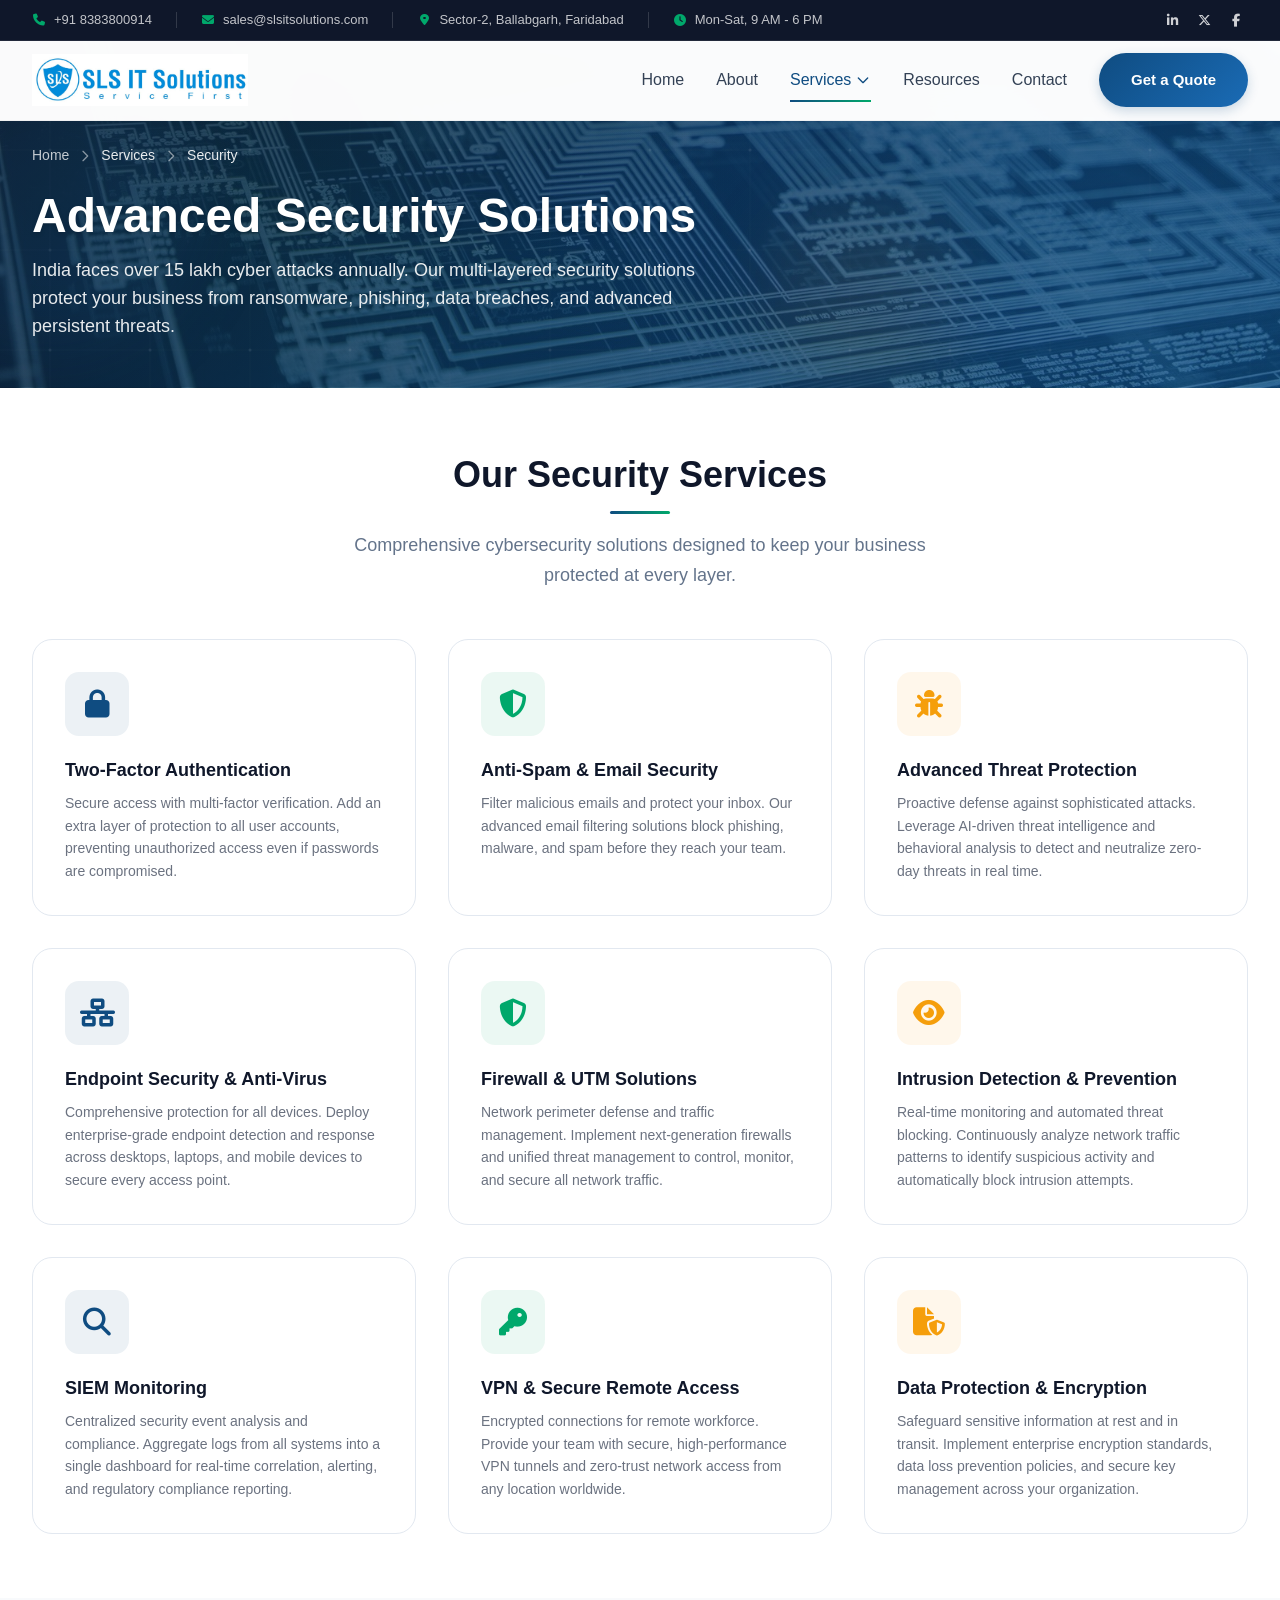
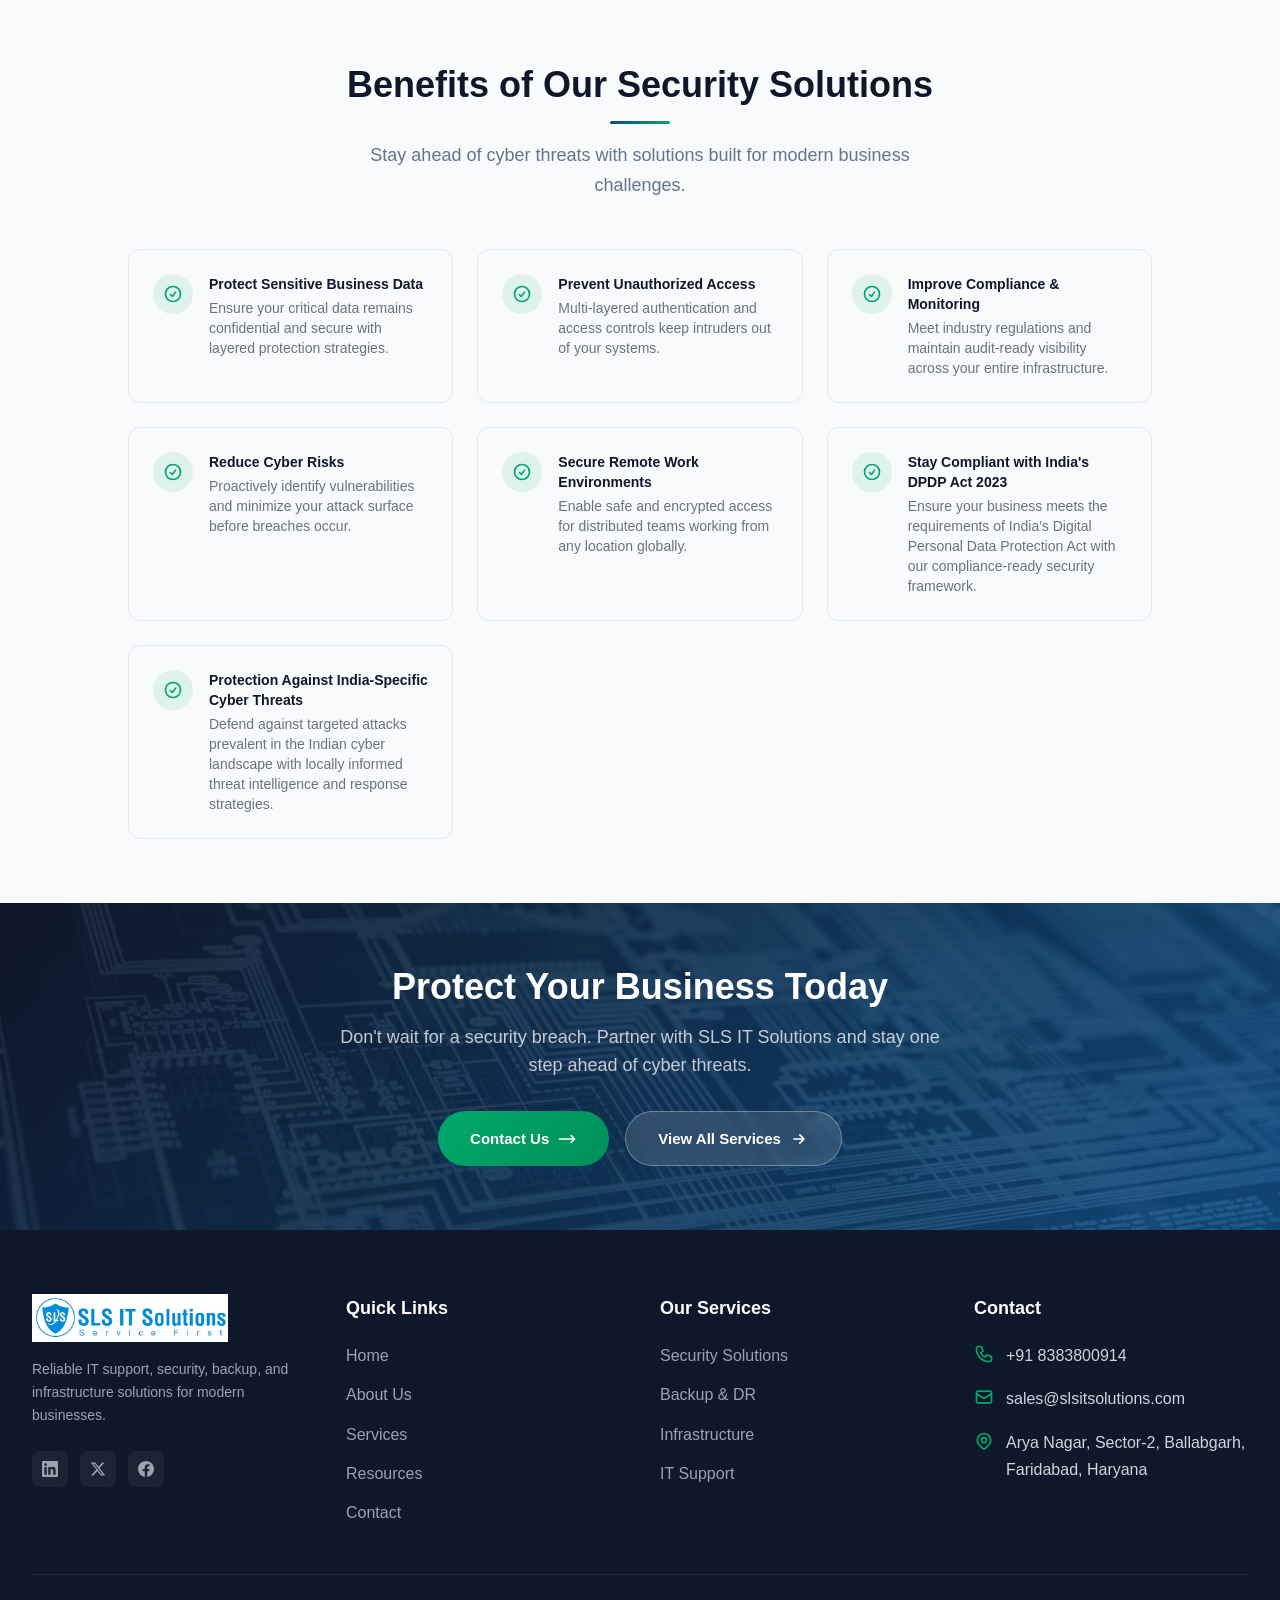
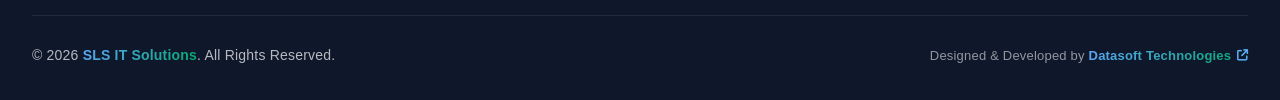
<file: security.html>
<!DOCTYPE html>
<html lang="en">
<head>
  <meta charset="UTF-8">
  <meta name="viewport" content="width=device-width, initial-scale=1.0">
  <title>Cybersecurity Solutions - SLS IT Solutions | Advanced Threat Protection India</title>
  <meta name="description" content="SLS IT Solutions provides advanced cybersecurity solutions including threat protection, endpoint security, SIEM monitoring, firewall management, and secure remote access for businesses in India.">
  <meta name="keywords" content="cybersecurity solutions, threat protection, endpoint security, SIEM monitoring, firewall, VPN, data protection, SLS IT Solutions, India">
  <link rel="icon" type="image/jpeg" href="assets/images/logo-hd.jpeg">

  <link rel="preconnect" href="https://fonts.googleapis.com">
  <link rel="preconnect" href="https://fonts.gstatic.com" crossorigin>

  <link rel="stylesheet" href="assets/css/tailwind.min.css">
  <link rel="stylesheet" href="assets/css/style.css">
  <link rel="stylesheet" href="https://cdnjs.cloudflare.com/ajax/libs/font-awesome/6.5.1/css/all.min.css">
</head>
<body>

  <!-- Topbar -->
  <div class="topbar">
    <div class="max-w-7xl mx-auto px-4 sm:px-6 lg:px-8">
      <div class="topbar-inner">
        <div class="topbar-left">
          <a href="tel:+918383800914" class="topbar-item">
            <i class="fas fa-phone"></i> +91 8383800914
          </a>
          <div class="topbar-divider"></div>
          <a href="mailto:sales@slsitsolutions.com" class="topbar-item">
            <i class="fas fa-envelope"></i> sales@slsitsolutions.com
          </a>
          <div class="topbar-divider"></div>
          <span class="topbar-item">
            <i class="fas fa-location-dot"></i> Sector-2, Ballabgarh, Faridabad
          </span>
          <div class="topbar-divider"></div>
          <span class="topbar-item">
            <i class="fas fa-clock"></i> Mon-Sat, 9 AM - 6 PM
          </span>
        </div>
        <div class="topbar-right">
          <div class="topbar-social">
            <a href="https://www.linkedin.com/company/slsitsolutions" target="_blank" rel="noopener" aria-label="LinkedIn"><i class="fab fa-linkedin-in"></i></a>
            <a href="https://x.com/slsitsolutions" target="_blank" rel="noopener" aria-label="Twitter"><i class="fab fa-x-twitter"></i></a>
            <a href="https://www.facebook.com/slsitsolutions" target="_blank" rel="noopener" aria-label="Facebook"><i class="fab fa-facebook-f"></i></a>
          </div>
        </div>
      </div>
    </div>
  </div>

  <!-- Navbar -->
  <nav class="navbar">
    <div class="max-w-7xl mx-auto px-4 sm:px-6 lg:px-8">
      <div class="flex items-center justify-between h-20">
        <a href="index.html" class="flex items-center">
          <img src="assets/images/logo-hd.jpeg" alt="SLS IT Solutions" class="h-12 logo-img">
        </a>
        <div class="nav-links hidden lg:flex items-center gap-8">
          <a href="index.html" class="nav-link ">Home</a>
          <a href="about.html" class="nav-link ">About</a>
          <div class="relative dropdown">
            <a href="services.html" class="nav-link active flex items-center gap-1">Services
              <svg class="w-4 h-4" fill="none" stroke="currentColor" viewBox="0 0 24 24"><path stroke-linecap="round" stroke-linejoin="round" stroke-width="2" d="M19 9l-7 7-7-7"/></svg>
            </a>
            <div class="dropdown-menu">
              <a href="security.html" class="dropdown-item">Security Solutions</a>
              <a href="backup.html" class="dropdown-item">Backup & Disaster Recovery</a>
              <a href="infrastructure.html" class="dropdown-item">Infrastructure Solutions</a>
              <a href="support.html" class="dropdown-item">IT Support & Consultancy</a>
            </div>
          </div>
          <a href="resources.html" class="nav-link ">Resources</a>
          <a href="contact.html" class="nav-link ">Contact</a>
          <a href="contact.html" class="btn-primary !py-2.5 !px-5">Get a Quote</a>
        </div>
        <div class="flex items-center gap-4 lg:hidden">
          <a href="contact.html" class="btn-primary !py-2 !px-4 text-sm">Get a Quote</a>
          <div class="hamburger">
            <span></span><span></span><span></span>
          </div>
        </div>
      </div>
    </div>
  </nav>

  <!-- Mobile Menu -->
  <div class="mobile-menu">
    <div class="mobile-close absolute top-6 right-6 cursor-pointer">
      <svg class="w-8 h-8 text-white" fill="none" stroke="currentColor" viewBox="0 0 24 24"><path stroke-linecap="round" stroke-linejoin="round" stroke-width="2" d="M6 18L18 6M6 6l12 12"/></svg>
    </div>
    <a href="index.html">Home</a>
    <a href="about.html">About</a>
    <a href="services.html">Services</a>
    <a href="security.html" class="pl-4 text-base opacity-75">Security Solutions</a>
    <a href="backup.html" class="pl-4 text-base opacity-75">Backup & DR</a>
    <a href="infrastructure.html" class="pl-4 text-base opacity-75">Infrastructure</a>
    <a href="support.html" class="pl-4 text-base opacity-75">IT Support</a>
    <a href="resources.html">Resources</a>
    <a href="contact.html">Contact</a>
  </div>

  <!-- Page Header -->
  <section class="page-header" style="background-image: linear-gradient(135deg, rgba(15,23,42,0.88), rgba(10,52,96,0.82), rgba(15,76,129,0.78)), url('assets/images/heroes/security-hero.jpg'); background-size: cover; background-position: center;">
    <div class="max-w-7xl mx-auto px-4 sm:px-6 lg:px-8 relative z-10">
      <div class="breadcrumb mb-6">
        <a href="index.html">Home</a>
        <svg class="w-4 h-4" fill="none" stroke="currentColor" viewBox="0 0 24 24"><path stroke-linecap="round" stroke-linejoin="round" stroke-width="2" d="M9 5l7 7-7 7"/></svg>
        <span>Services</span>
        <svg class="w-4 h-4" fill="none" stroke="currentColor" viewBox="0 0 24 24"><path stroke-linecap="round" stroke-linejoin="round" stroke-width="2" d="M9 5l7 7-7 7"/></svg>
        <span class="text-white">Security</span>
      </div>
      <h1 class="text-4xl md:text-5xl font-bold text-white mb-4" style="font-family:'Poppins',sans-serif;">Advanced Security Solutions</h1>
      <p class="text-lg text-blue-200 max-w-2xl" style="color:rgba(255,255,255,0.9);">India faces over 15 lakh cyber attacks annually. Our multi-layered security solutions protect your business from ransomware, phishing, data breaches, and advanced persistent threats.</p>
    </div>
    <!-- Floating shapes -->
    <div class="float-shape"></div>
    <div class="float-shape"></div>
    <div class="float-shape"></div>
  </section>

  <!-- Security Services Grid -->
  <section class="section-padding">
    <div class="max-w-7xl mx-auto px-4 sm:px-6 lg:px-8">
      <div class="text-center mb-12 fade-up">
        <h2 class="section-title">Our Security Services</h2>
        <p class="section-subtitle">Comprehensive cybersecurity solutions designed to keep your business protected at every layer.</p>
      </div>

      <div class="grid grid-cols-1 md:grid-cols-2 lg:grid-cols-3 gap-8">

        <!-- 1. Two-Factor Authentication -->
        <div class="service-card fade-up">
          <div class="icon-box" style="background: rgba(15,76,129,0.08); color: #0f4c81;">
            <i class="fas fa-lock"></i>
          </div>
          <h3 class="text-lg font-bold mb-2" style="font-family:'Poppins',sans-serif; color:#0f172a;">Two-Factor Authentication</h3>
          <p class="text-gray-500 text-sm leading-relaxed">Secure access with multi-factor verification. Add an extra layer of protection to all user accounts, preventing unauthorized access even if passwords are compromised.</p>
        </div>

        <!-- 2. Anti-Spam & Email Security -->
        <div class="service-card fade-up">
          <div class="icon-box" style="background: rgba(0,168,107,0.08); color: #00a86b;">
            <i class="fas fa-shield-halved"></i>
          </div>
          <h3 class="text-lg font-bold mb-2" style="font-family:'Poppins',sans-serif; color:#0f172a;">Anti-Spam & Email Security</h3>
          <p class="text-gray-500 text-sm leading-relaxed">Filter malicious emails and protect your inbox. Our advanced email filtering solutions block phishing, malware, and spam before they reach your team.</p>
        </div>

        <!-- 3. Advanced Threat Protection -->
        <div class="service-card fade-up">
          <div class="icon-box" style="background: rgba(245,158,11,0.08); color: #f59e0b;">
            <i class="fas fa-bug"></i>
          </div>
          <h3 class="text-lg font-bold mb-2" style="font-family:'Poppins',sans-serif; color:#0f172a;">Advanced Threat Protection</h3>
          <p class="text-gray-500 text-sm leading-relaxed">Proactive defense against sophisticated attacks. Leverage AI-driven threat intelligence and behavioral analysis to detect and neutralize zero-day threats in real time.</p>
        </div>

        <!-- 4. Endpoint Security & Anti-Virus -->
        <div class="service-card fade-up">
          <div class="icon-box" style="background: rgba(15,76,129,0.08); color: #0f4c81;">
            <i class="fas fa-network-wired"></i>
          </div>
          <h3 class="text-lg font-bold mb-2" style="font-family:'Poppins',sans-serif; color:#0f172a;">Endpoint Security & Anti-Virus</h3>
          <p class="text-gray-500 text-sm leading-relaxed">Comprehensive protection for all devices. Deploy enterprise-grade endpoint detection and response across desktops, laptops, and mobile devices to secure every access point.</p>
        </div>

        <!-- 5. Firewall & UTM Solutions -->
        <div class="service-card fade-up">
          <div class="icon-box" style="background: rgba(0,168,107,0.08); color: #00a86b;">
            <i class="fas fa-shield-halved"></i>
          </div>
          <h3 class="text-lg font-bold mb-2" style="font-family:'Poppins',sans-serif; color:#0f172a;">Firewall & UTM Solutions</h3>
          <p class="text-gray-500 text-sm leading-relaxed">Network perimeter defense and traffic management. Implement next-generation firewalls and unified threat management to control, monitor, and secure all network traffic.</p>
        </div>

        <!-- 6. Intrusion Detection & Prevention -->
        <div class="service-card fade-up">
          <div class="icon-box" style="background: rgba(245,158,11,0.08); color: #f59e0b;">
            <i class="fas fa-eye"></i>
          </div>
          <h3 class="text-lg font-bold mb-2" style="font-family:'Poppins',sans-serif; color:#0f172a;">Intrusion Detection & Prevention</h3>
          <p class="text-gray-500 text-sm leading-relaxed">Real-time monitoring and automated threat blocking. Continuously analyze network traffic patterns to identify suspicious activity and automatically block intrusion attempts.</p>
        </div>

        <!-- 7. SIEM Monitoring -->
        <div class="service-card fade-up">
          <div class="icon-box" style="background: rgba(15,76,129,0.08); color: #0f4c81;">
            <i class="fas fa-magnifying-glass"></i>
          </div>
          <h3 class="text-lg font-bold mb-2" style="font-family:'Poppins',sans-serif; color:#0f172a;">SIEM Monitoring</h3>
          <p class="text-gray-500 text-sm leading-relaxed">Centralized security event analysis and compliance. Aggregate logs from all systems into a single dashboard for real-time correlation, alerting, and regulatory compliance reporting.</p>
        </div>

        <!-- 8. VPN & Secure Remote Access -->
        <div class="service-card fade-up">
          <div class="icon-box" style="background: rgba(0,168,107,0.08); color: #00a86b;">
            <i class="fas fa-key"></i>
          </div>
          <h3 class="text-lg font-bold mb-2" style="font-family:'Poppins',sans-serif; color:#0f172a;">VPN & Secure Remote Access</h3>
          <p class="text-gray-500 text-sm leading-relaxed">Encrypted connections for remote workforce. Provide your team with secure, high-performance VPN tunnels and zero-trust network access from any location worldwide.</p>
        </div>

        <!-- 9. Data Protection & Encryption -->
        <div class="service-card fade-up">
          <div class="icon-box" style="background: rgba(245,158,11,0.08); color: #f59e0b;">
            <i class="fas fa-file-shield"></i>
          </div>
          <h3 class="text-lg font-bold mb-2" style="font-family:'Poppins',sans-serif; color:#0f172a;">Data Protection & Encryption</h3>
          <p class="text-gray-500 text-sm leading-relaxed">Safeguard sensitive information at rest and in transit. Implement enterprise encryption standards, data loss prevention policies, and secure key management across your organization.</p>
        </div>

      </div>
    </div>
  </section>

  <!-- Benefits Section -->
  <section class="section-padding" style="background: #f8fafc;">
    <div class="max-w-7xl mx-auto px-4 sm:px-6 lg:px-8">
      <div class="text-center mb-12 fade-up">
        <h2 class="section-title">Benefits of Our Security Solutions</h2>
        <p class="section-subtitle">Stay ahead of cyber threats with solutions built for modern business challenges.</p>
      </div>

      <div class="grid grid-cols-1 md:grid-cols-2 lg:grid-cols-3 gap-6 max-w-5xl mx-auto">

        <!-- Benefit 1 -->
        <div class="benefit-card fade-up flex items-start gap-4">
          <div class="flex-shrink-0 w-10 h-10 rounded-full flex items-center justify-center" style="background: rgba(0,168,107,0.1);">
            <svg class="w-5 h-5" fill="none" stroke="#00a86b" stroke-width="2" viewBox="0 0 24 24"><path stroke-linecap="round" stroke-linejoin="round" d="M9 12.75L11.25 15 15 9.75M21 12a9 9 0 11-18 0 9 9 0 0118 0z"/></svg>
          </div>
          <div>
            <h4 class="font-bold text-sm mb-1" style="font-family:'Poppins',sans-serif; color:#0f172a;">Protect Sensitive Business Data</h4>
            <p class="text-gray-500 text-sm">Ensure your critical data remains confidential and secure with layered protection strategies.</p>
          </div>
        </div>

        <!-- Benefit 2 -->
        <div class="benefit-card fade-up flex items-start gap-4">
          <div class="flex-shrink-0 w-10 h-10 rounded-full flex items-center justify-center" style="background: rgba(0,168,107,0.1);">
            <svg class="w-5 h-5" fill="none" stroke="#00a86b" stroke-width="2" viewBox="0 0 24 24"><path stroke-linecap="round" stroke-linejoin="round" d="M9 12.75L11.25 15 15 9.75M21 12a9 9 0 11-18 0 9 9 0 0118 0z"/></svg>
          </div>
          <div>
            <h4 class="font-bold text-sm mb-1" style="font-family:'Poppins',sans-serif; color:#0f172a;">Prevent Unauthorized Access</h4>
            <p class="text-gray-500 text-sm">Multi-layered authentication and access controls keep intruders out of your systems.</p>
          </div>
        </div>

        <!-- Benefit 3 -->
        <div class="benefit-card fade-up flex items-start gap-4">
          <div class="flex-shrink-0 w-10 h-10 rounded-full flex items-center justify-center" style="background: rgba(0,168,107,0.1);">
            <svg class="w-5 h-5" fill="none" stroke="#00a86b" stroke-width="2" viewBox="0 0 24 24"><path stroke-linecap="round" stroke-linejoin="round" d="M9 12.75L11.25 15 15 9.75M21 12a9 9 0 11-18 0 9 9 0 0118 0z"/></svg>
          </div>
          <div>
            <h4 class="font-bold text-sm mb-1" style="font-family:'Poppins',sans-serif; color:#0f172a;">Improve Compliance & Monitoring</h4>
            <p class="text-gray-500 text-sm">Meet industry regulations and maintain audit-ready visibility across your entire infrastructure.</p>
          </div>
        </div>

        <!-- Benefit 4 -->
        <div class="benefit-card fade-up flex items-start gap-4">
          <div class="flex-shrink-0 w-10 h-10 rounded-full flex items-center justify-center" style="background: rgba(0,168,107,0.1);">
            <svg class="w-5 h-5" fill="none" stroke="#00a86b" stroke-width="2" viewBox="0 0 24 24"><path stroke-linecap="round" stroke-linejoin="round" d="M9 12.75L11.25 15 15 9.75M21 12a9 9 0 11-18 0 9 9 0 0118 0z"/></svg>
          </div>
          <div>
            <h4 class="font-bold text-sm mb-1" style="font-family:'Poppins',sans-serif; color:#0f172a;">Reduce Cyber Risks</h4>
            <p class="text-gray-500 text-sm">Proactively identify vulnerabilities and minimize your attack surface before breaches occur.</p>
          </div>
        </div>

        <!-- Benefit 5 -->
        <div class="benefit-card fade-up flex items-start gap-4">
          <div class="flex-shrink-0 w-10 h-10 rounded-full flex items-center justify-center" style="background: rgba(0,168,107,0.1);">
            <svg class="w-5 h-5" fill="none" stroke="#00a86b" stroke-width="2" viewBox="0 0 24 24"><path stroke-linecap="round" stroke-linejoin="round" d="M9 12.75L11.25 15 15 9.75M21 12a9 9 0 11-18 0 9 9 0 0118 0z"/></svg>
          </div>
          <div>
            <h4 class="font-bold text-sm mb-1" style="font-family:'Poppins',sans-serif; color:#0f172a;">Secure Remote Work Environments</h4>
            <p class="text-gray-500 text-sm">Enable safe and encrypted access for distributed teams working from any location globally.</p>
          </div>
        </div>

        <!-- Benefit 6 -->
        <div class="benefit-card fade-up flex items-start gap-4">
          <div class="flex-shrink-0 w-10 h-10 rounded-full flex items-center justify-center" style="background: rgba(0,168,107,0.1);">
            <svg class="w-5 h-5" fill="none" stroke="#00a86b" stroke-width="2" viewBox="0 0 24 24"><path stroke-linecap="round" stroke-linejoin="round" d="M9 12.75L11.25 15 15 9.75M21 12a9 9 0 11-18 0 9 9 0 0118 0z"/></svg>
          </div>
          <div>
            <h4 class="font-bold text-sm mb-1" style="font-family:'Poppins',sans-serif; color:#0f172a;">Stay Compliant with India's DPDP Act 2023</h4>
            <p class="text-gray-500 text-sm">Ensure your business meets the requirements of India's Digital Personal Data Protection Act with our compliance-ready security framework.</p>
          </div>
        </div>

        <!-- Benefit 7 -->
        <div class="benefit-card fade-up flex items-start gap-4">
          <div class="flex-shrink-0 w-10 h-10 rounded-full flex items-center justify-center" style="background: rgba(0,168,107,0.1);">
            <svg class="w-5 h-5" fill="none" stroke="#00a86b" stroke-width="2" viewBox="0 0 24 24"><path stroke-linecap="round" stroke-linejoin="round" d="M9 12.75L11.25 15 15 9.75M21 12a9 9 0 11-18 0 9 9 0 0118 0z"/></svg>
          </div>
          <div>
            <h4 class="font-bold text-sm mb-1" style="font-family:'Poppins',sans-serif; color:#0f172a;">Protection Against India-Specific Cyber Threats</h4>
            <p class="text-gray-500 text-sm">Defend against targeted attacks prevalent in the Indian cyber landscape with locally informed threat intelligence and response strategies.</p>
          </div>
        </div>

      </div>
    </div>
  </section>

  <!-- CTA Section -->
  <section class="cta-image-bg py-16" style="background-image: url('assets/images/sections/cybersecurity.jpg');">
    <div class="max-w-7xl mx-auto px-4 sm:px-6 lg:px-8 text-center relative z-10">
      <h2 class="text-3xl md:text-4xl font-bold text-white mb-4 fade-up" style="font-family:'Poppins',sans-serif;">Protect Your Business Today</h2>
      <p class="text-lg mb-8 fade-up" style="color: rgba(255,255,255,0.75); max-width: 600px; margin-left:auto; margin-right:auto;">Don't wait for a security breach. Partner with SLS IT Solutions and stay one step ahead of cyber threats.</p>
      <div class="flex flex-col sm:flex-row gap-4 justify-center fade-up">
        <a href="contact.html" class="btn-primary" style="background: linear-gradient(135deg, #00a86b, #008f5a);">
          Contact Us
          <svg class="w-5 h-5" fill="none" stroke="currentColor" viewBox="0 0 24 24"><path stroke-linecap="round" stroke-linejoin="round" stroke-width="2" d="M17 8l4 4m0 0l-4 4m4-4H3"/></svg>
        </a>
        <a href="index.html#services" class="btn-secondary">
          View All Services
          <svg class="w-5 h-5" fill="none" stroke="currentColor" viewBox="0 0 24 24"><path stroke-linecap="round" stroke-linejoin="round" stroke-width="2" d="M13 7l5 5m0 0l-5 5m5-5H6"/></svg>
        </a>
      </div>
    </div>
  </section>

  <!-- Footer -->
  <footer class="text-gray-400 pt-16 pb-8" style="background-color:#0f172a;">
    <div class="max-w-7xl mx-auto px-4 sm:px-6 lg:px-8">
      <div class="grid grid-cols-1 md:grid-cols-2 lg:grid-cols-4 gap-10 pb-12 border-b border-gray-800">
        <!-- Column 1: Brand -->
        <div>
          <img src="assets/images/logo-hd.jpeg" alt="SLS IT Solutions" class="h-12 mb-4 logo-img">
          <p class="text-sm leading-relaxed mb-6">Reliable IT support, security, backup, and infrastructure solutions for modern businesses.</p>
          <div class="flex gap-3">
            <a href="#" class="w-9 h-9 rounded-lg bg-white/5 flex items-center justify-center hover:bg-white/10 transition-colors" aria-label="LinkedIn">
              <svg class="w-4 h-4" fill="currentColor" viewBox="0 0 24 24"><path d="M20.447 20.452h-3.554v-5.569c0-1.328-.027-3.037-1.852-3.037-1.853 0-2.136 1.445-2.136 2.939v5.667H9.351V9h3.414v1.561h.046c.477-.9 1.637-1.85 3.37-1.85 3.601 0 4.267 2.37 4.267 5.455v6.286zM5.337 7.433a2.062 2.062 0 01-2.063-2.065 2.064 2.064 0 112.063 2.065zm1.782 13.019H3.555V9h3.564v11.452zM22.225 0H1.771C.792 0 0 .774 0 1.729v20.542C0 23.227.792 24 1.771 24h20.451C23.2 24 24 23.227 24 22.271V1.729C24 .774 23.2 0 22.222 0h.003z"/></svg>
            </a>
            <a href="#" class="w-9 h-9 rounded-lg bg-white/5 flex items-center justify-center hover:bg-white/10 transition-colors" aria-label="X / Twitter">
              <svg class="w-4 h-4" fill="currentColor" viewBox="0 0 24 24"><path d="M18.244 2.25h3.308l-7.227 8.26 8.502 11.24H16.17l-5.214-6.817L4.99 21.75H1.68l7.73-8.835L1.254 2.25H8.08l4.713 6.231zm-1.161 17.52h1.833L7.084 4.126H5.117z"/></svg>
            </a>
            <a href="#" class="w-9 h-9 rounded-lg bg-white/5 flex items-center justify-center hover:bg-white/10 transition-colors" aria-label="Facebook">
              <svg class="w-4 h-4" fill="currentColor" viewBox="0 0 24 24"><path d="M24 12.073c0-6.627-5.373-12-12-12s-12 5.373-12 12c0 5.99 4.388 10.954 10.125 11.854v-8.385H7.078v-3.47h3.047V9.43c0-3.007 1.792-4.669 4.533-4.669 1.312 0 2.686.235 2.686.235v2.953H15.83c-1.491 0-1.956.925-1.956 1.874v2.25h3.328l-.532 3.47h-2.796v8.385C19.612 23.027 24 18.062 24 12.073z"/></svg>
            </a>
          </div>
        </div>
        <!-- Column 2: Quick Links -->
        <div>
          <h4 class="text-white font-semibold text-lg mb-5" style="font-family:'Poppins',sans-serif;">Quick Links</h4>
          <ul class="space-y-3">
            <li><a href="index.html" class="hover:text-white transition-colors">Home</a></li>
            <li><a href="about.html" class="hover:text-white transition-colors">About Us</a></li>
            <li><a href="services.html" class="hover:text-white transition-colors">Services</a></li>
            <li><a href="resources.html" class="hover:text-white transition-colors">Resources</a></li>
            <li><a href="contact.html" class="hover:text-white transition-colors">Contact</a></li>
          </ul>
        </div>
        <!-- Column 3: Our Services -->
        <div>
          <h4 class="text-white font-semibold text-lg mb-5" style="font-family:'Poppins',sans-serif;">Our Services</h4>
          <ul class="space-y-3">
            <li><a href="security.html" class="hover:text-white transition-colors">Security Solutions</a></li>
            <li><a href="backup.html" class="hover:text-white transition-colors">Backup & DR</a></li>
            <li><a href="infrastructure.html" class="hover:text-white transition-colors">Infrastructure</a></li>
            <li><a href="support.html" class="hover:text-white transition-colors">IT Support</a></li>
          </ul>
        </div>
        <!-- Column 4: Contact -->
        <div>
          <h4 class="text-white font-semibold text-lg mb-5" style="font-family:'Poppins',sans-serif;">Contact</h4>
          <ul class="space-y-4">
            <li class="flex items-start gap-3">
              <svg class="w-5 h-5 text-[#00a86b] mt-0.5 flex-shrink-0" fill="none" stroke="currentColor" viewBox="0 0 24 24"><path stroke-linecap="round" stroke-linejoin="round" stroke-width="2" d="M3 5a2 2 0 012-2h3.28a1 1 0 01.948.684l1.498 4.493a1 1 0 01-.502 1.21l-2.257 1.13a11.042 11.042 0 005.516 5.516l1.13-2.257a1 1 0 011.21-.502l4.493 1.498a1 1 0 01.684.949V19a2 2 0 01-2 2h-1C9.716 21 3 14.284 3 6V5z"/></svg>
              <span class="text-gray-300">+91 8383800914</span>
            </li>
            <li class="flex items-start gap-3">
              <svg class="w-5 h-5 text-[#00a86b] mt-0.5 flex-shrink-0" fill="none" stroke="currentColor" viewBox="0 0 24 24"><path stroke-linecap="round" stroke-linejoin="round" stroke-width="2" d="M3 8l7.89 5.26a2 2 0 002.22 0L21 8M5 19h14a2 2 0 002-2V7a2 2 0 00-2-2H5a2 2 0 00-2 2v10a2 2 0 002 2z"/></svg>
              <span class="text-gray-300">sales@slsitsolutions.com</span>
            </li>
            <li class="flex items-start gap-3">
              <svg class="w-5 h-5 text-[#00a86b] mt-0.5 flex-shrink-0" fill="none" stroke="currentColor" viewBox="0 0 24 24"><path stroke-linecap="round" stroke-linejoin="round" stroke-width="2" d="M17.657 16.657L13.414 20.9a1.998 1.998 0 01-2.827 0l-4.244-4.243a8 8 0 1111.314 0z"/><path stroke-linecap="round" stroke-linejoin="round" stroke-width="2" d="M15 11a3 3 0 11-6 0 3 3 0 016 0z"/></svg>
              <span class="text-gray-300">Arya Nagar, Sector-2, Ballabgarh, Faridabad, Haryana</span>
            </li>
          </ul>
        </div>
      </div>
      <!-- Bottom Bar -->
      <div class="footer-bottom-bar">
        <p class="footer-copyright">&copy; 2026 <span>SLS IT Solutions</span>. All Rights Reserved.</p>
        <p class="footer-credit">Designed &amp; Developed by <a href="http://datasofttechnologies.com/" target="_blank" rel="noopener">Datasoft Technologies <i class="fas fa-arrow-up-right-from-square"></i></a></p>
      </div>
    </div>
  </footer>


  <script src="assets/js/main.js"></script>
</body>
</html>
</file>
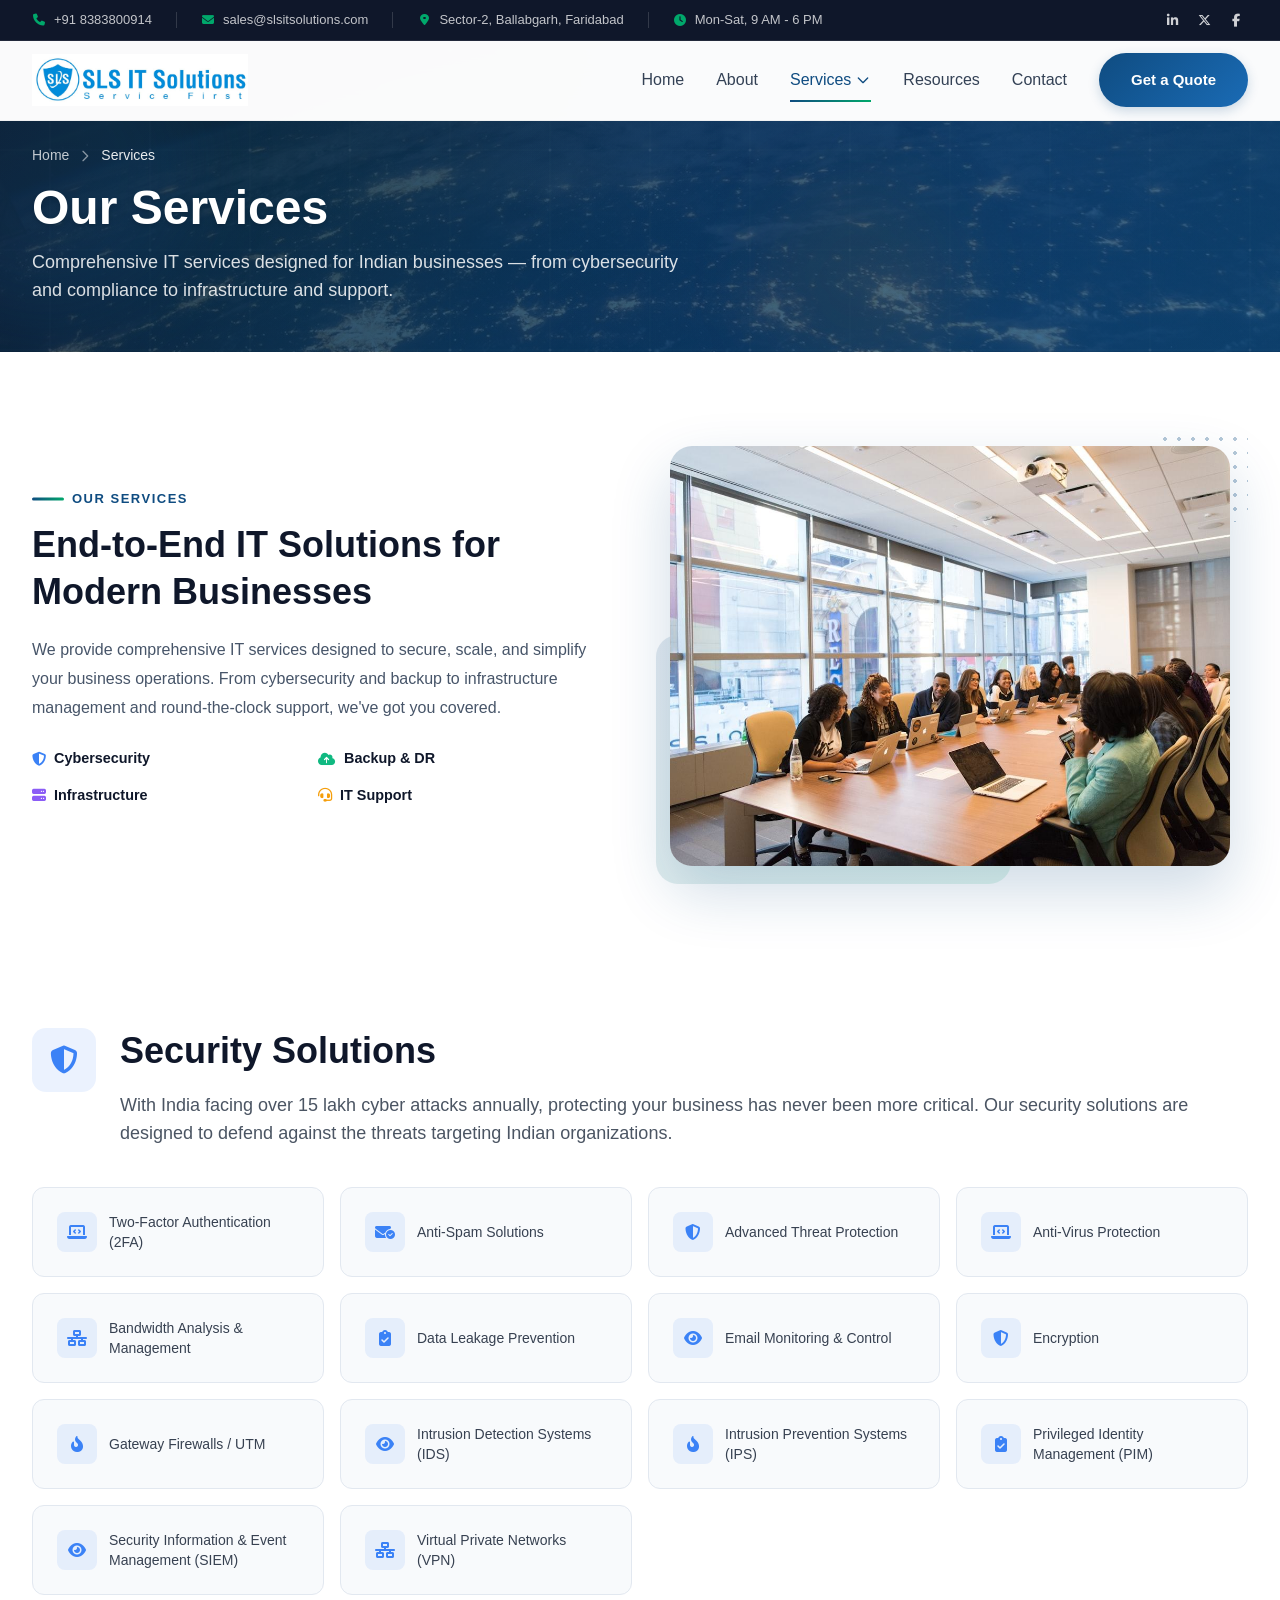
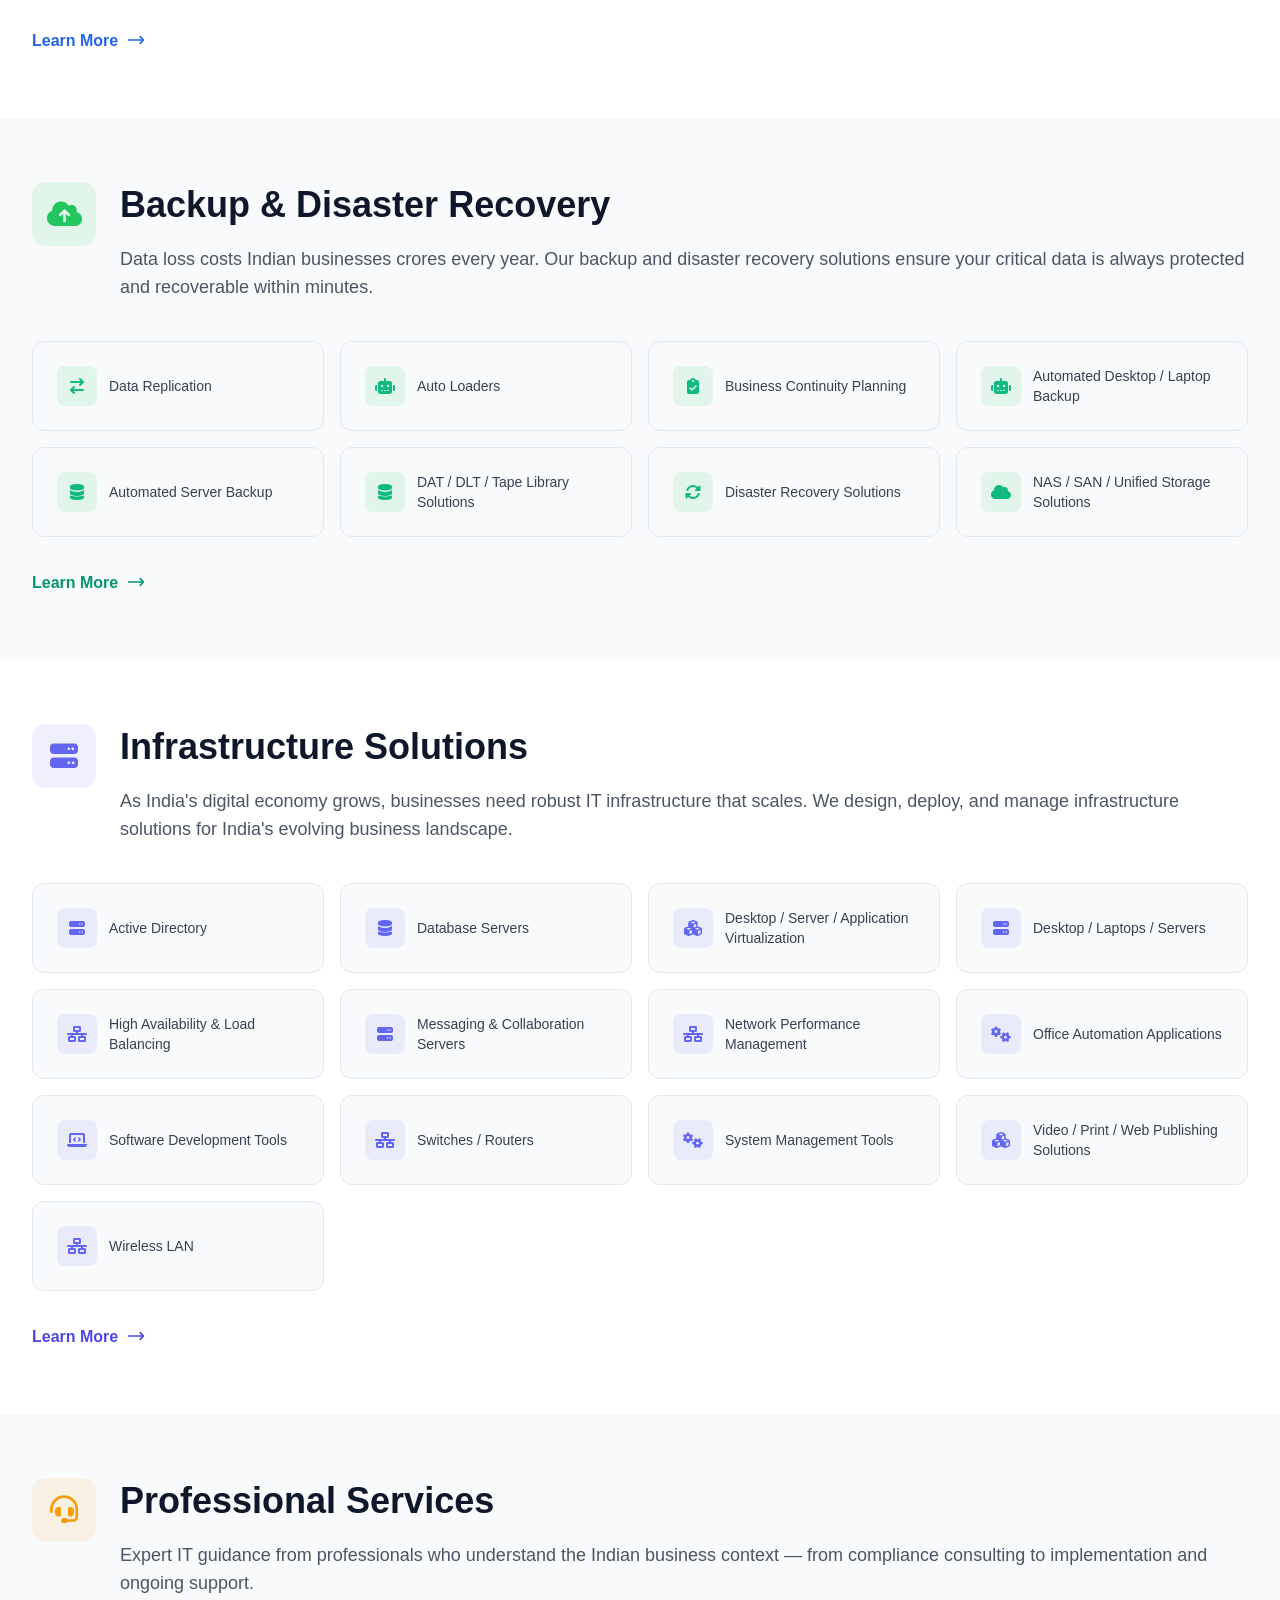
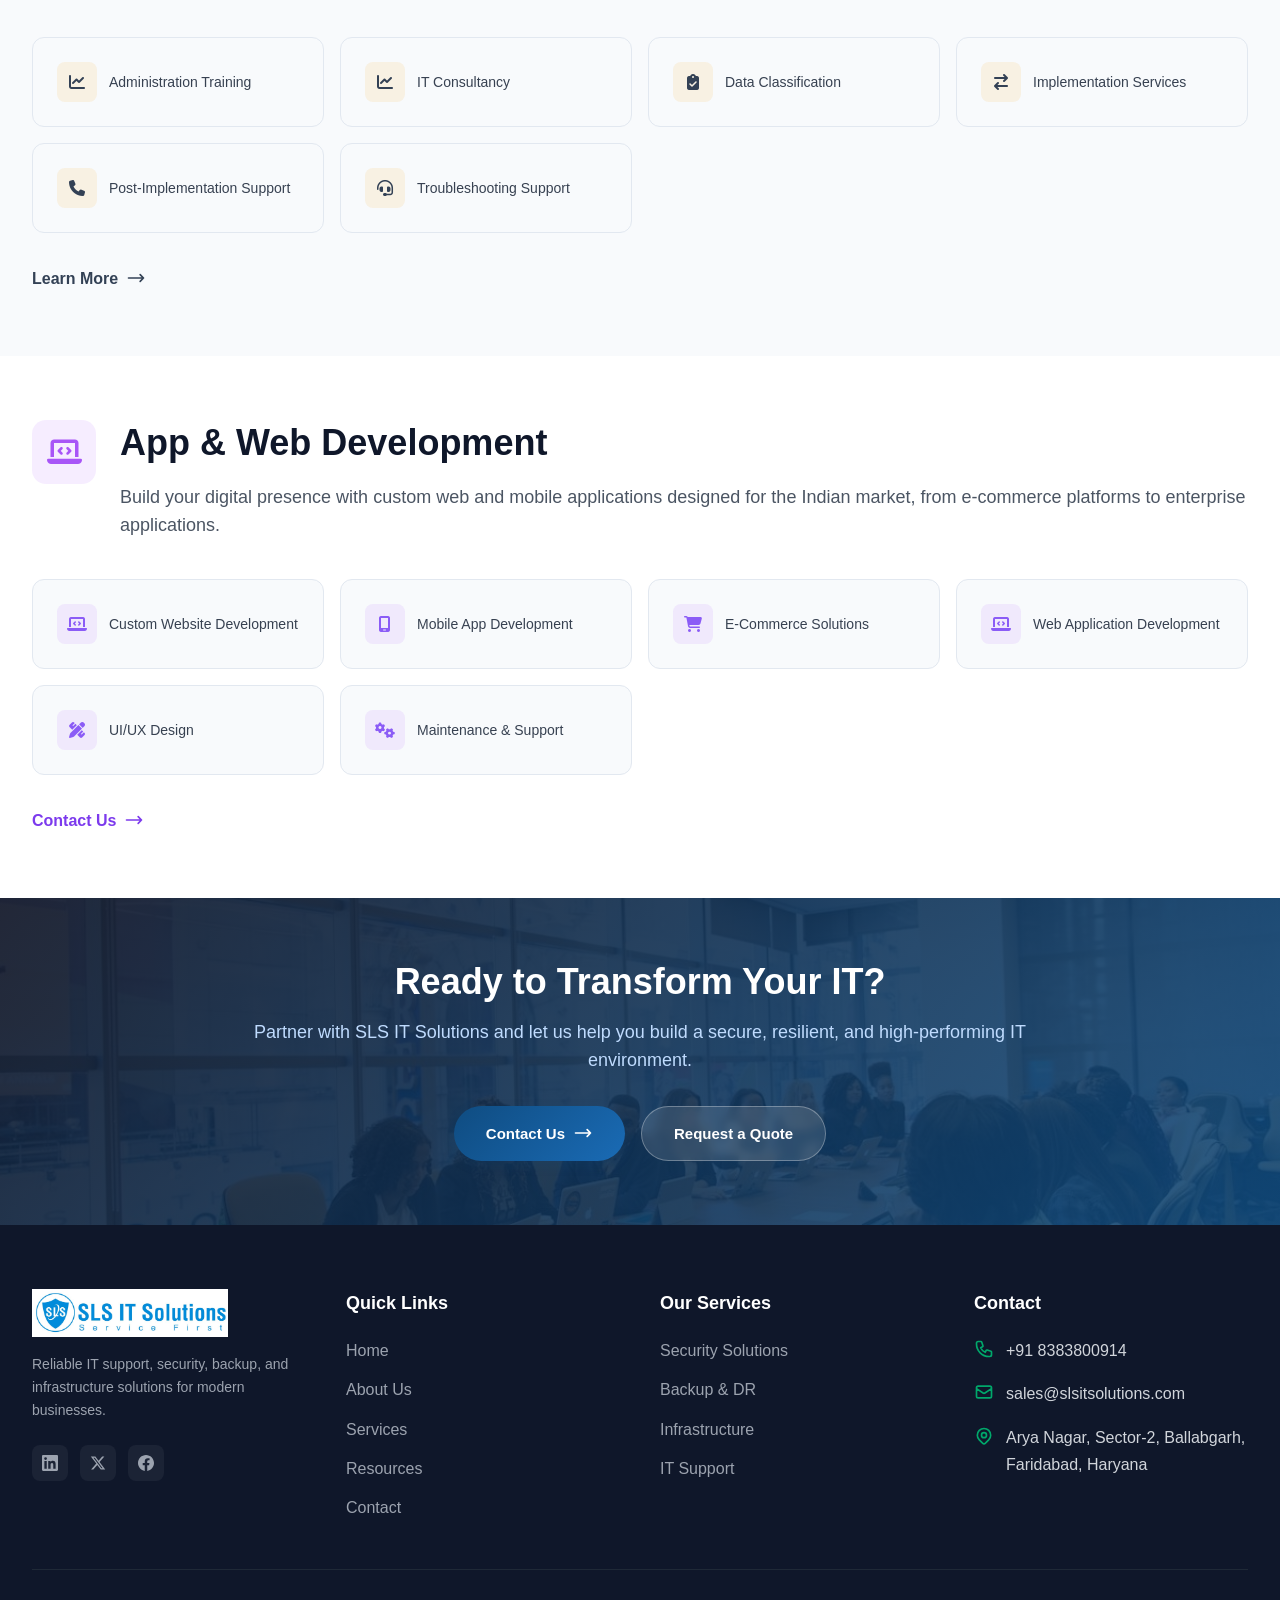
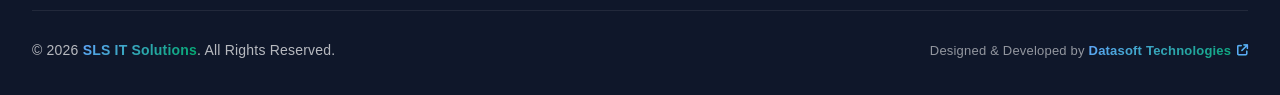
<file: services.html>
<!DOCTYPE html>
<html lang="en">
<head>
  <meta charset="UTF-8">
  <meta name="viewport" content="width=device-width, initial-scale=1.0">
  <title>IT Services - SLS IT Solutions | Security, Backup, Infrastructure</title>
  <meta name="description" content="SLS IT Solutions offers comprehensive IT services including cybersecurity, backup & disaster recovery, infrastructure solutions, professional services, and custom app & web development.">
  <link rel="icon" type="image/jpeg" href="assets/images/logo-hd.jpeg">

  <link rel="preconnect" href="https://fonts.googleapis.com">
  <link rel="preconnect" href="https://fonts.gstatic.com" crossorigin>

  <link rel="stylesheet" href="assets/css/tailwind.min.css">
  <link rel="stylesheet" href="assets/css/style.css">
  <link rel="stylesheet" href="https://cdnjs.cloudflare.com/ajax/libs/font-awesome/6.5.1/css/all.min.css">
</head>
<body>

  <!-- Topbar -->
  <div class="topbar">
    <div class="max-w-7xl mx-auto px-4 sm:px-6 lg:px-8">
      <div class="topbar-inner">
        <div class="topbar-left">
          <a href="tel:+918383800914" class="topbar-item">
            <i class="fas fa-phone"></i> +91 8383800914
          </a>
          <div class="topbar-divider"></div>
          <a href="mailto:sales@slsitsolutions.com" class="topbar-item">
            <i class="fas fa-envelope"></i> sales@slsitsolutions.com
          </a>
          <div class="topbar-divider"></div>
          <span class="topbar-item">
            <i class="fas fa-location-dot"></i> Sector-2, Ballabgarh, Faridabad
          </span>
          <div class="topbar-divider"></div>
          <span class="topbar-item">
            <i class="fas fa-clock"></i> Mon-Sat, 9 AM - 6 PM
          </span>
        </div>
        <div class="topbar-right">
          <div class="topbar-social">
            <a href="https://www.linkedin.com/company/slsitsolutions" target="_blank" rel="noopener" aria-label="LinkedIn"><i class="fab fa-linkedin-in"></i></a>
            <a href="https://x.com/slsitsolutions" target="_blank" rel="noopener" aria-label="Twitter"><i class="fab fa-x-twitter"></i></a>
            <a href="https://www.facebook.com/slsitsolutions" target="_blank" rel="noopener" aria-label="Facebook"><i class="fab fa-facebook-f"></i></a>
          </div>
        </div>
      </div>
    </div>
  </div>

  <!-- Navbar -->
  <nav class="navbar">
    <div class="max-w-7xl mx-auto px-4 sm:px-6 lg:px-8">
      <div class="flex items-center justify-between h-20">
        <a href="index.html" class="flex items-center">
          <img src="assets/images/logo-hd.jpeg" alt="SLS IT Solutions" class="h-12 logo-img">
        </a>
        <div class="nav-links hidden lg:flex items-center gap-8">
          <a href="index.html" class="nav-link ">Home</a>
          <a href="about.html" class="nav-link ">About</a>
          <div class="relative dropdown">
            <a href="services.html" class="nav-link active flex items-center gap-1">Services
              <svg class="w-4 h-4" fill="none" stroke="currentColor" viewBox="0 0 24 24"><path stroke-linecap="round" stroke-linejoin="round" stroke-width="2" d="M19 9l-7 7-7-7"/></svg>
            </a>
            <div class="dropdown-menu">
              <a href="security.html" class="dropdown-item">Security Solutions</a>
              <a href="backup.html" class="dropdown-item">Backup & Disaster Recovery</a>
              <a href="infrastructure.html" class="dropdown-item">Infrastructure Solutions</a>
              <a href="support.html" class="dropdown-item">IT Support & Consultancy</a>
            </div>
          </div>
          <a href="resources.html" class="nav-link ">Resources</a>
          <a href="contact.html" class="nav-link ">Contact</a>
          <a href="contact.html" class="btn-primary !py-2.5 !px-5">Get a Quote</a>
        </div>
        <div class="flex items-center gap-4 lg:hidden">
          <a href="contact.html" class="btn-primary !py-2 !px-4 text-sm">Get a Quote</a>
          <div class="hamburger">
            <span></span><span></span><span></span>
          </div>
        </div>
      </div>
    </div>
  </nav>

  <!-- Mobile Menu -->
  <div class="mobile-menu">
    <div class="mobile-close absolute top-6 right-6 cursor-pointer">
      <svg class="w-8 h-8 text-white" fill="none" stroke="currentColor" viewBox="0 0 24 24"><path stroke-linecap="round" stroke-linejoin="round" stroke-width="2" d="M6 18L18 6M6 6l12 12"/></svg>
    </div>
    <a href="index.html">Home</a>
    <a href="about.html">About</a>
    <a href="services.html">Services</a>
    <a href="security.html" class="pl-4 text-base opacity-75">Security Solutions</a>
    <a href="backup.html" class="pl-4 text-base opacity-75">Backup & DR</a>
    <a href="infrastructure.html" class="pl-4 text-base opacity-75">Infrastructure</a>
    <a href="support.html" class="pl-4 text-base opacity-75">IT Support</a>
    <a href="resources.html">Resources</a>
    <a href="contact.html">Contact</a>
  </div>

  <!-- Page Header -->
  <section class="page-header" style="background-image: linear-gradient(135deg, rgba(15,23,42,0.88), rgba(10,52,96,0.82), rgba(15,76,129,0.78)), url('assets/images/heroes/services-hero.jpg'); background-size: cover; background-position: center;">
    <div class="max-w-7xl mx-auto px-4 sm:px-6 lg:px-8 relative z-10">
      <div class="breadcrumb mb-4 fade-up">
        <a href="index.html">Home</a>
        <svg class="w-4 h-4" fill="none" stroke="currentColor" viewBox="0 0 24 24"><path stroke-linecap="round" stroke-linejoin="round" stroke-width="2" d="M9 5l7 7-7 7"/></svg>
        <span class="text-white">Services</span>
      </div>
      <h1 class="text-4xl md:text-5xl font-bold text-white mb-4 fade-up" style="font-family:'Poppins',sans-serif;">Our Services</h1>
      <p class="text-lg text-blue-200 max-w-2xl fade-up">Comprehensive IT services designed for Indian businesses — from cybersecurity and compliance to infrastructure and support.</p>
    </div>
    <!-- Floating shapes -->
    <div class="float-shape"></div>
    <div class="float-shape"></div>
    <div class="float-shape"></div>
  </section>

  <!-- ===== Our Services Split Section ===== -->
  <section class="split-section">
    <div class="max-w-7xl mx-auto px-4 sm:px-6 lg:px-8">
      <div class="split-content fade-up">
        <div class="split-text">
          <span class="split-label">Our Services</span>
          <h2 class="split-heading">End-to-End IT Solutions for Modern Businesses</h2>
          <p class="split-desc">We provide comprehensive IT services designed to secure, scale, and simplify your business operations. From cybersecurity and backup to infrastructure management and round-the-clock support, we've got you covered.</p>
          <div class="split-features">
            <div class="split-feature-item"><i class="fas fa-shield-halved" style="color:#3b82f6;"></i> Cybersecurity</div>
            <div class="split-feature-item"><i class="fas fa-cloud-arrow-up" style="color:#10b981;"></i> Backup &amp; DR</div>
            <div class="split-feature-item"><i class="fas fa-server" style="color:#8b5cf6;"></i> Infrastructure</div>
            <div class="split-feature-item"><i class="fas fa-headset" style="color:#f59e0b;"></i> IT Support</div>
          </div>
        </div>
        <div class="split-image-wrap">
          <img src="assets/images/sections/cloud-computing.jpg" alt="IT Services">
        </div>
      </div>
    </div>
  </section>

  <!-- Security Solutions -->
  <section class="section-padding bg-white" id="security">
    <div class="max-w-7xl mx-auto px-4 sm:px-6 lg:px-8">
      <div class="flex flex-col md:flex-row items-start gap-6 mb-10 fade-up">
        <div class="icon-box" style="background: rgba(59,130,246,0.1); color: #3b82f6; flex-shrink:0;">
          <i class="fas fa-shield-halved"></i>
        </div>
        <div>
          <h2 class="section-title text-left mb-2">Security Solutions</h2>
          <p class="text-gray-600 text-lg">With India facing over 15 lakh cyber attacks annually, protecting your business has never been more critical. Our security solutions are designed to defend against the threats targeting Indian organizations.</p>
        </div>
      </div>
      <div class="grid grid-cols-1 sm:grid-cols-2 lg:grid-cols-3 xl:grid-cols-4 gap-4 mb-8">
        <div class="benefit-card fade-up flex items-center gap-3">
          <div class="w-10 h-10 rounded-lg flex items-center justify-center flex-shrink-0" style="background:rgba(59,130,246,0.1);">
            <i class="fas fa-laptop-code text-blue-500"></i>
          </div>
          <span class="font-medium text-sm text-gray-700">Two-Factor Authentication (2FA)</span>
        </div>
        <div class="benefit-card fade-up flex items-center gap-3">
          <div class="w-10 h-10 rounded-lg flex items-center justify-center flex-shrink-0" style="background:rgba(59,130,246,0.1);">
            <i class="fas fa-envelope-circle-check text-blue-500"></i>
          </div>
          <span class="font-medium text-sm text-gray-700">Anti-Spam Solutions</span>
        </div>
        <div class="benefit-card fade-up flex items-center gap-3">
          <div class="w-10 h-10 rounded-lg flex items-center justify-center flex-shrink-0" style="background:rgba(59,130,246,0.1);">
            <i class="fas fa-shield-halved text-blue-500"></i>
          </div>
          <span class="font-medium text-sm text-gray-700">Advanced Threat Protection</span>
        </div>
        <div class="benefit-card fade-up flex items-center gap-3">
          <div class="w-10 h-10 rounded-lg flex items-center justify-center flex-shrink-0" style="background:rgba(59,130,246,0.1);">
            <i class="fas fa-laptop-code text-blue-500"></i>
          </div>
          <span class="font-medium text-sm text-gray-700">Anti-Virus Protection</span>
        </div>
        <div class="benefit-card fade-up flex items-center gap-3">
          <div class="w-10 h-10 rounded-lg flex items-center justify-center flex-shrink-0" style="background:rgba(59,130,246,0.1);">
            <i class="fas fa-network-wired text-blue-500"></i>
          </div>
          <span class="font-medium text-sm text-gray-700">Bandwidth Analysis & Management</span>
        </div>
        <div class="benefit-card fade-up flex items-center gap-3">
          <div class="w-10 h-10 rounded-lg flex items-center justify-center flex-shrink-0" style="background:rgba(59,130,246,0.1);">
            <i class="fas fa-clipboard-check text-blue-500"></i>
          </div>
          <span class="font-medium text-sm text-gray-700">Data Leakage Prevention</span>
        </div>
        <div class="benefit-card fade-up flex items-center gap-3">
          <div class="w-10 h-10 rounded-lg flex items-center justify-center flex-shrink-0" style="background:rgba(59,130,246,0.1);">
            <i class="fas fa-eye text-blue-500"></i>
          </div>
          <span class="font-medium text-sm text-gray-700">Email Monitoring & Control</span>
        </div>
        <div class="benefit-card fade-up flex items-center gap-3">
          <div class="w-10 h-10 rounded-lg flex items-center justify-center flex-shrink-0" style="background:rgba(59,130,246,0.1);">
            <i class="fas fa-shield-halved text-blue-500"></i>
          </div>
          <span class="font-medium text-sm text-gray-700">Encryption</span>
        </div>
        <div class="benefit-card fade-up flex items-center gap-3">
          <div class="w-10 h-10 rounded-lg flex items-center justify-center flex-shrink-0" style="background:rgba(59,130,246,0.1);">
            <i class="fas fa-fire-flame-curved text-blue-500"></i>
          </div>
          <span class="font-medium text-sm text-gray-700">Gateway Firewalls / UTM</span>
        </div>
        <div class="benefit-card fade-up flex items-center gap-3">
          <div class="w-10 h-10 rounded-lg flex items-center justify-center flex-shrink-0" style="background:rgba(59,130,246,0.1);">
            <i class="fas fa-eye text-blue-500"></i>
          </div>
          <span class="font-medium text-sm text-gray-700">Intrusion Detection Systems (IDS)</span>
        </div>
        <div class="benefit-card fade-up flex items-center gap-3">
          <div class="w-10 h-10 rounded-lg flex items-center justify-center flex-shrink-0" style="background:rgba(59,130,246,0.1);">
            <i class="fas fa-fire-flame-curved text-blue-500"></i>
          </div>
          <span class="font-medium text-sm text-gray-700">Intrusion Prevention Systems (IPS)</span>
        </div>
        <div class="benefit-card fade-up flex items-center gap-3">
          <div class="w-10 h-10 rounded-lg flex items-center justify-center flex-shrink-0" style="background:rgba(59,130,246,0.1);">
            <i class="fas fa-clipboard-check text-blue-500"></i>
          </div>
          <span class="font-medium text-sm text-gray-700">Privileged Identity Management (PIM)</span>
        </div>
        <div class="benefit-card fade-up flex items-center gap-3">
          <div class="w-10 h-10 rounded-lg flex items-center justify-center flex-shrink-0" style="background:rgba(59,130,246,0.1);">
            <i class="fas fa-eye text-blue-500"></i>
          </div>
          <span class="font-medium text-sm text-gray-700">Security Information & Event Management (SIEM)</span>
        </div>
        <div class="benefit-card fade-up flex items-center gap-3">
          <div class="w-10 h-10 rounded-lg flex items-center justify-center flex-shrink-0" style="background:rgba(59,130,246,0.1);">
            <i class="fas fa-network-wired text-blue-500"></i>
          </div>
          <span class="font-medium text-sm text-gray-700">Virtual Private Networks (VPN)</span>
        </div>
      </div>
      <div class="fade-up">
        <a href="security.html" class="inline-flex items-center gap-2 text-blue-600 font-semibold hover:text-blue-800 transition-colors">
          Learn More
          <svg class="w-5 h-5" fill="none" stroke="currentColor" viewBox="0 0 24 24"><path stroke-linecap="round" stroke-linejoin="round" stroke-width="2" d="M17 8l4 4m0 0l-4 4m4-4H3"/></svg>
        </a>
      </div>
    </div>
  </section>

  <!-- Backup & Disaster Recovery -->
  <section class="section-padding" style="background:#f8fafc;" id="backup">
    <div class="max-w-7xl mx-auto px-4 sm:px-6 lg:px-8">
      <div class="flex flex-col md:flex-row items-start gap-6 mb-10 fade-up">
        <div class="icon-box" style="background: rgba(34,197,94,0.1); color: #22c55e; flex-shrink:0;">
          <i class="fas fa-cloud-arrow-up"></i>
        </div>
        <div>
          <h2 class="section-title text-left mb-2">Backup & Disaster Recovery</h2>
          <p class="text-gray-600 text-lg">Data loss costs Indian businesses crores every year. Our backup and disaster recovery solutions ensure your critical data is always protected and recoverable within minutes.</p>
        </div>
      </div>
      <div class="grid grid-cols-1 sm:grid-cols-2 lg:grid-cols-3 xl:grid-cols-4 gap-4 mb-8">
        <div class="benefit-card fade-up flex items-center gap-3">
          <div class="w-10 h-10 rounded-lg flex items-center justify-center flex-shrink-0" style="background:rgba(34,197,94,0.1);">
            <i class="fas fa-arrow-right-arrow-left text-green-500"></i>
          </div>
          <span class="font-medium text-sm text-gray-700">Data Replication</span>
        </div>
        <div class="benefit-card fade-up flex items-center gap-3">
          <div class="w-10 h-10 rounded-lg flex items-center justify-center flex-shrink-0" style="background:rgba(34,197,94,0.1);">
            <i class="fas fa-robot text-green-500"></i>
          </div>
          <span class="font-medium text-sm text-gray-700">Auto Loaders</span>
        </div>
        <div class="benefit-card fade-up flex items-center gap-3">
          <div class="w-10 h-10 rounded-lg flex items-center justify-center flex-shrink-0" style="background:rgba(34,197,94,0.1);">
            <i class="fas fa-clipboard-check text-green-500"></i>
          </div>
          <span class="font-medium text-sm text-gray-700">Business Continuity Planning</span>
        </div>
        <div class="benefit-card fade-up flex items-center gap-3">
          <div class="w-10 h-10 rounded-lg flex items-center justify-center flex-shrink-0" style="background:rgba(34,197,94,0.1);">
            <i class="fas fa-robot text-green-500"></i>
          </div>
          <span class="font-medium text-sm text-gray-700">Automated Desktop / Laptop Backup</span>
        </div>
        <div class="benefit-card fade-up flex items-center gap-3">
          <div class="w-10 h-10 rounded-lg flex items-center justify-center flex-shrink-0" style="background:rgba(34,197,94,0.1);">
            <i class="fas fa-database text-green-500"></i>
          </div>
          <span class="font-medium text-sm text-gray-700">Automated Server Backup</span>
        </div>
        <div class="benefit-card fade-up flex items-center gap-3">
          <div class="w-10 h-10 rounded-lg flex items-center justify-center flex-shrink-0" style="background:rgba(34,197,94,0.1);">
            <i class="fas fa-database text-green-500"></i>
          </div>
          <span class="font-medium text-sm text-gray-700">DAT / DLT / Tape Library Solutions</span>
        </div>
        <div class="benefit-card fade-up flex items-center gap-3">
          <div class="w-10 h-10 rounded-lg flex items-center justify-center flex-shrink-0" style="background:rgba(34,197,94,0.1);">
            <i class="fas fa-rotate text-green-500"></i>
          </div>
          <span class="font-medium text-sm text-gray-700">Disaster Recovery Solutions</span>
        </div>
        <div class="benefit-card fade-up flex items-center gap-3">
          <div class="w-10 h-10 rounded-lg flex items-center justify-center flex-shrink-0" style="background:rgba(34,197,94,0.1);">
            <i class="fas fa-cloud text-green-500"></i>
          </div>
          <span class="font-medium text-sm text-gray-700">NAS / SAN / Unified Storage Solutions</span>
        </div>
      </div>
      <div class="fade-up">
        <a href="backup.html" class="inline-flex items-center gap-2 text-green-600 font-semibold hover:text-green-800 transition-colors">
          Learn More
          <svg class="w-5 h-5" fill="none" stroke="currentColor" viewBox="0 0 24 24"><path stroke-linecap="round" stroke-linejoin="round" stroke-width="2" d="M17 8l4 4m0 0l-4 4m4-4H3"/></svg>
        </a>
      </div>
    </div>
  </section>

  <!-- Infrastructure Solutions -->
  <section class="section-padding bg-white" id="infrastructure">
    <div class="max-w-7xl mx-auto px-4 sm:px-6 lg:px-8">
      <div class="flex flex-col md:flex-row items-start gap-6 mb-10 fade-up">
        <div class="icon-box" style="background: rgba(99,102,241,0.1); color: #6366f1; flex-shrink:0;">
          <i class="fas fa-server"></i>
        </div>
        <div>
          <h2 class="section-title text-left mb-2">Infrastructure Solutions</h2>
          <p class="text-gray-600 text-lg">As India's digital economy grows, businesses need robust IT infrastructure that scales. We design, deploy, and manage infrastructure solutions for India's evolving business landscape.</p>
        </div>
      </div>
      <div class="grid grid-cols-1 sm:grid-cols-2 lg:grid-cols-3 xl:grid-cols-4 gap-4 mb-8">
        <div class="benefit-card fade-up flex items-center gap-3">
          <div class="w-10 h-10 rounded-lg flex items-center justify-center flex-shrink-0" style="background:rgba(99,102,241,0.1);">
            <i class="fas fa-server text-indigo-500"></i>
          </div>
          <span class="font-medium text-sm text-gray-700">Active Directory</span>
        </div>
        <div class="benefit-card fade-up flex items-center gap-3">
          <div class="w-10 h-10 rounded-lg flex items-center justify-center flex-shrink-0" style="background:rgba(99,102,241,0.1);">
            <i class="fas fa-database text-indigo-500"></i>
          </div>
          <span class="font-medium text-sm text-gray-700">Database Servers</span>
        </div>
        <div class="benefit-card fade-up flex items-center gap-3">
          <div class="w-10 h-10 rounded-lg flex items-center justify-center flex-shrink-0" style="background:rgba(99,102,241,0.1);">
            <i class="fas fa-cubes text-indigo-500"></i>
          </div>
          <span class="font-medium text-sm text-gray-700">Desktop / Server / Application Virtualization</span>
        </div>
        <div class="benefit-card fade-up flex items-center gap-3">
          <div class="w-10 h-10 rounded-lg flex items-center justify-center flex-shrink-0" style="background:rgba(99,102,241,0.1);">
            <i class="fas fa-server text-indigo-500"></i>
          </div>
          <span class="font-medium text-sm text-gray-700">Desktop / Laptops / Servers</span>
        </div>
        <div class="benefit-card fade-up flex items-center gap-3">
          <div class="w-10 h-10 rounded-lg flex items-center justify-center flex-shrink-0" style="background:rgba(99,102,241,0.1);">
            <i class="fas fa-network-wired text-indigo-500"></i>
          </div>
          <span class="font-medium text-sm text-gray-700">High Availability & Load Balancing</span>
        </div>
        <div class="benefit-card fade-up flex items-center gap-3">
          <div class="w-10 h-10 rounded-lg flex items-center justify-center flex-shrink-0" style="background:rgba(99,102,241,0.1);">
            <i class="fas fa-server text-indigo-500"></i>
          </div>
          <span class="font-medium text-sm text-gray-700">Messaging & Collaboration Servers</span>
        </div>
        <div class="benefit-card fade-up flex items-center gap-3">
          <div class="w-10 h-10 rounded-lg flex items-center justify-center flex-shrink-0" style="background:rgba(99,102,241,0.1);">
            <i class="fas fa-network-wired text-indigo-500"></i>
          </div>
          <span class="font-medium text-sm text-gray-700">Network Performance Management</span>
        </div>
        <div class="benefit-card fade-up flex items-center gap-3">
          <div class="w-10 h-10 rounded-lg flex items-center justify-center flex-shrink-0" style="background:rgba(99,102,241,0.1);">
            <i class="fas fa-gears text-indigo-500"></i>
          </div>
          <span class="font-medium text-sm text-gray-700">Office Automation Applications</span>
        </div>
        <div class="benefit-card fade-up flex items-center gap-3">
          <div class="w-10 h-10 rounded-lg flex items-center justify-center flex-shrink-0" style="background:rgba(99,102,241,0.1);">
            <i class="fas fa-laptop-code text-indigo-500"></i>
          </div>
          <span class="font-medium text-sm text-gray-700">Software Development Tools</span>
        </div>
        <div class="benefit-card fade-up flex items-center gap-3">
          <div class="w-10 h-10 rounded-lg flex items-center justify-center flex-shrink-0" style="background:rgba(99,102,241,0.1);">
            <i class="fas fa-network-wired text-indigo-500"></i>
          </div>
          <span class="font-medium text-sm text-gray-700">Switches / Routers</span>
        </div>
        <div class="benefit-card fade-up flex items-center gap-3">
          <div class="w-10 h-10 rounded-lg flex items-center justify-center flex-shrink-0" style="background:rgba(99,102,241,0.1);">
            <i class="fas fa-gears text-indigo-500"></i>
          </div>
          <span class="font-medium text-sm text-gray-700">System Management Tools</span>
        </div>
        <div class="benefit-card fade-up flex items-center gap-3">
          <div class="w-10 h-10 rounded-lg flex items-center justify-center flex-shrink-0" style="background:rgba(99,102,241,0.1);">
            <i class="fas fa-cubes text-indigo-500"></i>
          </div>
          <span class="font-medium text-sm text-gray-700">Video / Print / Web Publishing Solutions</span>
        </div>
        <div class="benefit-card fade-up flex items-center gap-3">
          <div class="w-10 h-10 rounded-lg flex items-center justify-center flex-shrink-0" style="background:rgba(99,102,241,0.1);">
            <i class="fas fa-network-wired text-indigo-500"></i>
          </div>
          <span class="font-medium text-sm text-gray-700">Wireless LAN</span>
        </div>
      </div>
      <div class="fade-up">
        <a href="infrastructure.html" class="inline-flex items-center gap-2 text-indigo-600 font-semibold hover:text-indigo-800 transition-colors">
          Learn More
          <svg class="w-5 h-5" fill="none" stroke="currentColor" viewBox="0 0 24 24"><path stroke-linecap="round" stroke-linejoin="round" stroke-width="2" d="M17 8l4 4m0 0l-4 4m4-4H3"/></svg>
        </a>
      </div>
    </div>
  </section>

  <!-- Professional Services -->
  <section class="section-padding" style="background:#f8fafc;" id="support">
    <div class="max-w-7xl mx-auto px-4 sm:px-6 lg:px-8">
      <div class="flex flex-col md:flex-row items-start gap-6 mb-10 fade-up">
        <div class="icon-box" style="background: rgba(245,158,11,0.1); color: #f59e0b; flex-shrink:0;">
          <i class="fas fa-headset"></i>
        </div>
        <div>
          <h2 class="section-title text-left mb-2">Professional Services</h2>
          <p class="text-gray-600 text-lg">Expert IT guidance from professionals who understand the Indian business context — from compliance consulting to implementation and ongoing support.</p>
        </div>
      </div>
      <div class="grid grid-cols-1 sm:grid-cols-2 lg:grid-cols-3 xl:grid-cols-4 gap-4 mb-8">
        <div class="benefit-card fade-up flex items-center gap-3">
          <div class="w-10 h-10 rounded-lg flex items-center justify-center flex-shrink-0" style="background:rgba(245,158,11,0.1);">
            <i class="fas fa-chart-line text-amber-500"></i>
          </div>
          <span class="font-medium text-sm text-gray-700">Administration Training</span>
        </div>
        <div class="benefit-card fade-up flex items-center gap-3">
          <div class="w-10 h-10 rounded-lg flex items-center justify-center flex-shrink-0" style="background:rgba(245,158,11,0.1);">
            <i class="fas fa-chart-line text-amber-500"></i>
          </div>
          <span class="font-medium text-sm text-gray-700">IT Consultancy</span>
        </div>
        <div class="benefit-card fade-up flex items-center gap-3">
          <div class="w-10 h-10 rounded-lg flex items-center justify-center flex-shrink-0" style="background:rgba(245,158,11,0.1);">
            <i class="fas fa-clipboard-check text-amber-500"></i>
          </div>
          <span class="font-medium text-sm text-gray-700">Data Classification</span>
        </div>
        <div class="benefit-card fade-up flex items-center gap-3">
          <div class="w-10 h-10 rounded-lg flex items-center justify-center flex-shrink-0" style="background:rgba(245,158,11,0.1);">
            <i class="fas fa-arrow-right-arrow-left text-amber-500"></i>
          </div>
          <span class="font-medium text-sm text-gray-700">Implementation Services</span>
        </div>
        <div class="benefit-card fade-up flex items-center gap-3">
          <div class="w-10 h-10 rounded-lg flex items-center justify-center flex-shrink-0" style="background:rgba(245,158,11,0.1);">
            <i class="fas fa-phone text-amber-500"></i>
          </div>
          <span class="font-medium text-sm text-gray-700">Post-Implementation Support</span>
        </div>
        <div class="benefit-card fade-up flex items-center gap-3">
          <div class="w-10 h-10 rounded-lg flex items-center justify-center flex-shrink-0" style="background:rgba(245,158,11,0.1);">
            <i class="fas fa-headset text-amber-500"></i>
          </div>
          <span class="font-medium text-sm text-gray-700">Troubleshooting Support</span>
        </div>
      </div>
      <div class="fade-up">
        <a href="support.html" class="inline-flex items-center gap-2 text-amber-600 font-semibold hover:text-amber-800 transition-colors">
          Learn More
          <svg class="w-5 h-5" fill="none" stroke="currentColor" viewBox="0 0 24 24"><path stroke-linecap="round" stroke-linejoin="round" stroke-width="2" d="M17 8l4 4m0 0l-4 4m4-4H3"/></svg>
        </a>
      </div>
    </div>
  </section>

  <!-- App & Web Development -->
  <section class="section-padding bg-white" id="development">
    <div class="max-w-7xl mx-auto px-4 sm:px-6 lg:px-8">
      <div class="flex flex-col md:flex-row items-start gap-6 mb-10 fade-up">
        <div class="icon-box" style="background: rgba(168,85,247,0.1); color: #a855f7; flex-shrink:0;">
          <i class="fas fa-laptop-code"></i>
        </div>
        <div>
          <h2 class="section-title text-left mb-2">App & Web Development</h2>
          <p class="text-gray-600 text-lg">Build your digital presence with custom web and mobile applications designed for the Indian market, from e-commerce platforms to enterprise applications.</p>
        </div>
      </div>
      <div class="grid grid-cols-1 sm:grid-cols-2 lg:grid-cols-3 xl:grid-cols-4 gap-4 mb-8">
        <div class="benefit-card fade-up flex items-center gap-3">
          <div class="w-10 h-10 rounded-lg flex items-center justify-center flex-shrink-0" style="background:rgba(168,85,247,0.1);">
            <i class="fas fa-laptop-code text-purple-500"></i>
          </div>
          <span class="font-medium text-sm text-gray-700">Custom Website Development</span>
        </div>
        <div class="benefit-card fade-up flex items-center gap-3">
          <div class="w-10 h-10 rounded-lg flex items-center justify-center flex-shrink-0" style="background:rgba(168,85,247,0.1);">
            <i class="fas fa-mobile-screen text-purple-500"></i>
          </div>
          <span class="font-medium text-sm text-gray-700">Mobile App Development</span>
        </div>
        <div class="benefit-card fade-up flex items-center gap-3">
          <div class="w-10 h-10 rounded-lg flex items-center justify-center flex-shrink-0" style="background:rgba(168,85,247,0.1);">
            <i class="fas fa-cart-shopping text-purple-500"></i>
          </div>
          <span class="font-medium text-sm text-gray-700">E-Commerce Solutions</span>
        </div>
        <div class="benefit-card fade-up flex items-center gap-3">
          <div class="w-10 h-10 rounded-lg flex items-center justify-center flex-shrink-0" style="background:rgba(168,85,247,0.1);">
            <i class="fas fa-laptop-code text-purple-500"></i>
          </div>
          <span class="font-medium text-sm text-gray-700">Web Application Development</span>
        </div>
        <div class="benefit-card fade-up flex items-center gap-3">
          <div class="w-10 h-10 rounded-lg flex items-center justify-center flex-shrink-0" style="background:rgba(168,85,247,0.1);">
            <i class="fas fa-pen-ruler text-purple-500"></i>
          </div>
          <span class="font-medium text-sm text-gray-700">UI/UX Design</span>
        </div>
        <div class="benefit-card fade-up flex items-center gap-3">
          <div class="w-10 h-10 rounded-lg flex items-center justify-center flex-shrink-0" style="background:rgba(168,85,247,0.1);">
            <i class="fas fa-gears text-purple-500"></i>
          </div>
          <span class="font-medium text-sm text-gray-700">Maintenance & Support</span>
        </div>
      </div>
      <div class="fade-up">
        <a href="contact.html" class="inline-flex items-center gap-2 text-purple-600 font-semibold hover:text-purple-800 transition-colors">
          Contact Us
          <svg class="w-5 h-5" fill="none" stroke="currentColor" viewBox="0 0 24 24"><path stroke-linecap="round" stroke-linejoin="round" stroke-width="2" d="M17 8l4 4m0 0l-4 4m4-4H3"/></svg>
        </a>
      </div>
    </div>
  </section>

  <!-- CTA Section -->
  <section class="cta-image-bg py-16" style="background-image: url('assets/images/sections/cloud-computing.jpg');">
    <div class="max-w-4xl mx-auto px-4 sm:px-6 lg:px-8 text-center relative z-10">
      <h2 class="text-3xl md:text-4xl font-bold text-white mb-4 fade-up" style="font-family:'Poppins',sans-serif;">Ready to Transform Your IT?</h2>
      <p class="text-blue-200 text-lg mb-8 fade-up">Partner with SLS IT Solutions and let us help you build a secure, resilient, and high-performing IT environment.</p>
      <div class="flex flex-col sm:flex-row gap-4 justify-center fade-up">
        <a href="contact.html" class="btn-primary">
          Contact Us
          <svg class="w-5 h-5" fill="none" stroke="currentColor" viewBox="0 0 24 24"><path stroke-linecap="round" stroke-linejoin="round" stroke-width="2" d="M17 8l4 4m0 0l-4 4m4-4H3"/></svg>
        </a>
        <a href="contact.html" class="btn-secondary">
          Request a Quote
        </a>
      </div>
    </div>
  </section>

  <!-- Footer -->
  <footer class="text-gray-400 pt-16 pb-8" style="background-color:#0f172a;">
    <div class="max-w-7xl mx-auto px-4 sm:px-6 lg:px-8">
      <div class="grid grid-cols-1 md:grid-cols-2 lg:grid-cols-4 gap-10 pb-12 border-b border-gray-800">
        <!-- Column 1: Brand -->
        <div>
          <img src="assets/images/logo-hd.jpeg" alt="SLS IT Solutions" class="h-12 mb-4 logo-img">
          <p class="text-sm leading-relaxed mb-6">Reliable IT support, security, backup, and infrastructure solutions for modern businesses.</p>
          <div class="flex gap-3">
            <a href="#" class="w-9 h-9 rounded-lg bg-white/5 flex items-center justify-center hover:bg-white/10 transition-colors" aria-label="LinkedIn">
              <svg class="w-4 h-4" fill="currentColor" viewBox="0 0 24 24"><path d="M20.447 20.452h-3.554v-5.569c0-1.328-.027-3.037-1.852-3.037-1.853 0-2.136 1.445-2.136 2.939v5.667H9.351V9h3.414v1.561h.046c.477-.9 1.637-1.85 3.37-1.85 3.601 0 4.267 2.37 4.267 5.455v6.286zM5.337 7.433a2.062 2.062 0 01-2.063-2.065 2.064 2.064 0 112.063 2.065zm1.782 13.019H3.555V9h3.564v11.452zM22.225 0H1.771C.792 0 0 .774 0 1.729v20.542C0 23.227.792 24 1.771 24h20.451C23.2 24 24 23.227 24 22.271V1.729C24 .774 23.2 0 22.222 0h.003z"/></svg>
            </a>
            <a href="#" class="w-9 h-9 rounded-lg bg-white/5 flex items-center justify-center hover:bg-white/10 transition-colors" aria-label="X / Twitter">
              <svg class="w-4 h-4" fill="currentColor" viewBox="0 0 24 24"><path d="M18.244 2.25h3.308l-7.227 8.26 8.502 11.24H16.17l-5.214-6.817L4.99 21.75H1.68l7.73-8.835L1.254 2.25H8.08l4.713 6.231zm-1.161 17.52h1.833L7.084 4.126H5.117z"/></svg>
            </a>
            <a href="#" class="w-9 h-9 rounded-lg bg-white/5 flex items-center justify-center hover:bg-white/10 transition-colors" aria-label="Facebook">
              <svg class="w-4 h-4" fill="currentColor" viewBox="0 0 24 24"><path d="M24 12.073c0-6.627-5.373-12-12-12s-12 5.373-12 12c0 5.99 4.388 10.954 10.125 11.854v-8.385H7.078v-3.47h3.047V9.43c0-3.007 1.792-4.669 4.533-4.669 1.312 0 2.686.235 2.686.235v2.953H15.83c-1.491 0-1.956.925-1.956 1.874v2.25h3.328l-.532 3.47h-2.796v8.385C19.612 23.027 24 18.062 24 12.073z"/></svg>
            </a>
          </div>
        </div>
        <!-- Column 2: Quick Links -->
        <div>
          <h4 class="text-white font-semibold text-lg mb-5" style="font-family:'Poppins',sans-serif;">Quick Links</h4>
          <ul class="space-y-3">
            <li><a href="index.html" class="hover:text-white transition-colors">Home</a></li>
            <li><a href="about.html" class="hover:text-white transition-colors">About Us</a></li>
            <li><a href="services.html" class="hover:text-white transition-colors">Services</a></li>
            <li><a href="resources.html" class="hover:text-white transition-colors">Resources</a></li>
            <li><a href="contact.html" class="hover:text-white transition-colors">Contact</a></li>
          </ul>
        </div>
        <!-- Column 3: Our Services -->
        <div>
          <h4 class="text-white font-semibold text-lg mb-5" style="font-family:'Poppins',sans-serif;">Our Services</h4>
          <ul class="space-y-3">
            <li><a href="security.html" class="hover:text-white transition-colors">Security Solutions</a></li>
            <li><a href="backup.html" class="hover:text-white transition-colors">Backup & DR</a></li>
            <li><a href="infrastructure.html" class="hover:text-white transition-colors">Infrastructure</a></li>
            <li><a href="support.html" class="hover:text-white transition-colors">IT Support</a></li>
          </ul>
        </div>
        <!-- Column 4: Contact -->
        <div>
          <h4 class="text-white font-semibold text-lg mb-5" style="font-family:'Poppins',sans-serif;">Contact</h4>
          <ul class="space-y-4">
            <li class="flex items-start gap-3">
              <svg class="w-5 h-5 text-[#00a86b] mt-0.5 flex-shrink-0" fill="none" stroke="currentColor" viewBox="0 0 24 24"><path stroke-linecap="round" stroke-linejoin="round" stroke-width="2" d="M3 5a2 2 0 012-2h3.28a1 1 0 01.948.684l1.498 4.493a1 1 0 01-.502 1.21l-2.257 1.13a11.042 11.042 0 005.516 5.516l1.13-2.257a1 1 0 011.21-.502l4.493 1.498a1 1 0 01.684.949V19a2 2 0 01-2 2h-1C9.716 21 3 14.284 3 6V5z"/></svg>
              <span class="text-gray-300">+91 8383800914</span>
            </li>
            <li class="flex items-start gap-3">
              <svg class="w-5 h-5 text-[#00a86b] mt-0.5 flex-shrink-0" fill="none" stroke="currentColor" viewBox="0 0 24 24"><path stroke-linecap="round" stroke-linejoin="round" stroke-width="2" d="M3 8l7.89 5.26a2 2 0 002.22 0L21 8M5 19h14a2 2 0 002-2V7a2 2 0 00-2-2H5a2 2 0 00-2 2v10a2 2 0 002 2z"/></svg>
              <span class="text-gray-300">sales@slsitsolutions.com</span>
            </li>
            <li class="flex items-start gap-3">
              <svg class="w-5 h-5 text-[#00a86b] mt-0.5 flex-shrink-0" fill="none" stroke="currentColor" viewBox="0 0 24 24"><path stroke-linecap="round" stroke-linejoin="round" stroke-width="2" d="M17.657 16.657L13.414 20.9a1.998 1.998 0 01-2.827 0l-4.244-4.243a8 8 0 1111.314 0z"/><path stroke-linecap="round" stroke-linejoin="round" stroke-width="2" d="M15 11a3 3 0 11-6 0 3 3 0 016 0z"/></svg>
              <span class="text-gray-300">Arya Nagar, Sector-2, Ballabgarh, Faridabad, Haryana</span>
            </li>
          </ul>
        </div>
      </div>
      <!-- Bottom Bar -->
      <div class="footer-bottom-bar">
        <p class="footer-copyright">&copy; 2026 <span>SLS IT Solutions</span>. All Rights Reserved.</p>
        <p class="footer-credit">Designed &amp; Developed by <a href="http://datasofttechnologies.com/" target="_blank" rel="noopener">Datasoft Technologies <i class="fas fa-arrow-up-right-from-square"></i></a></p>
      </div>
    </div>
  </footer>


  <script src="assets/js/main.js"></script>
</body>
</html>
</file>
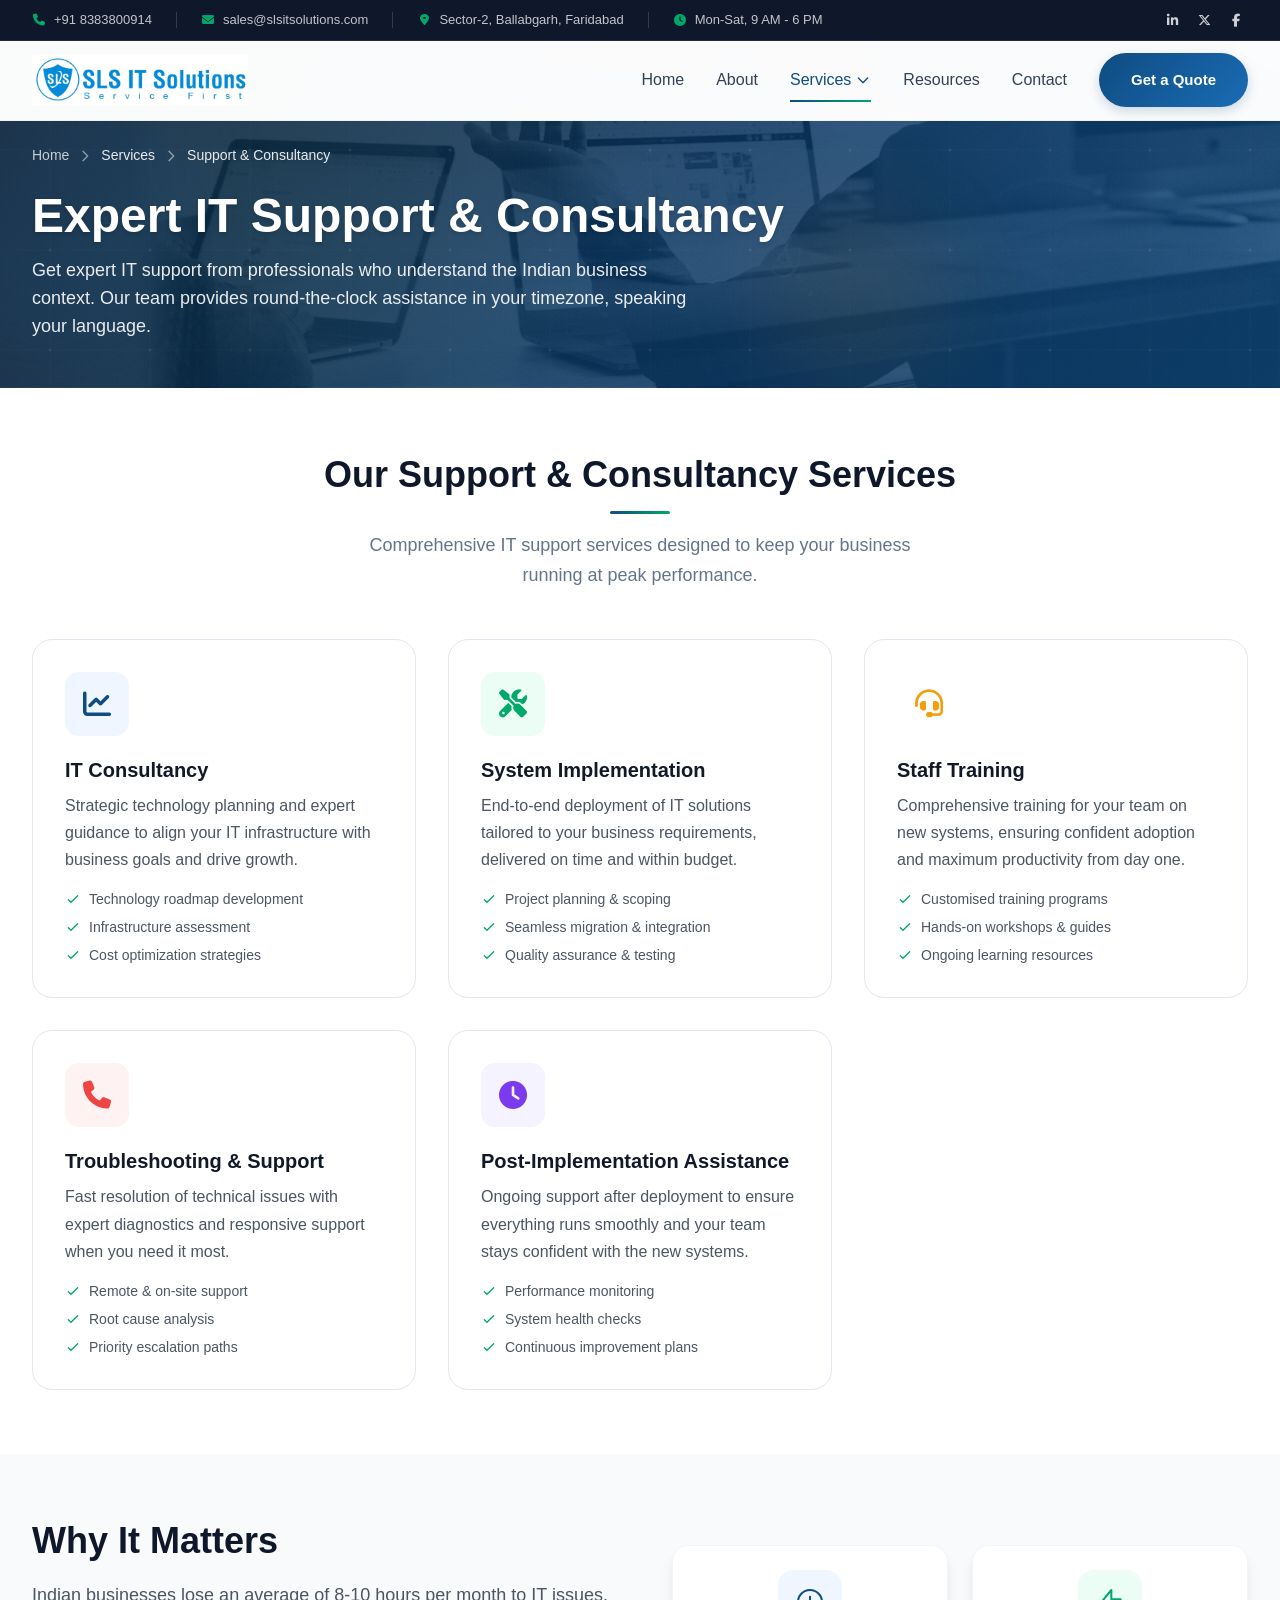
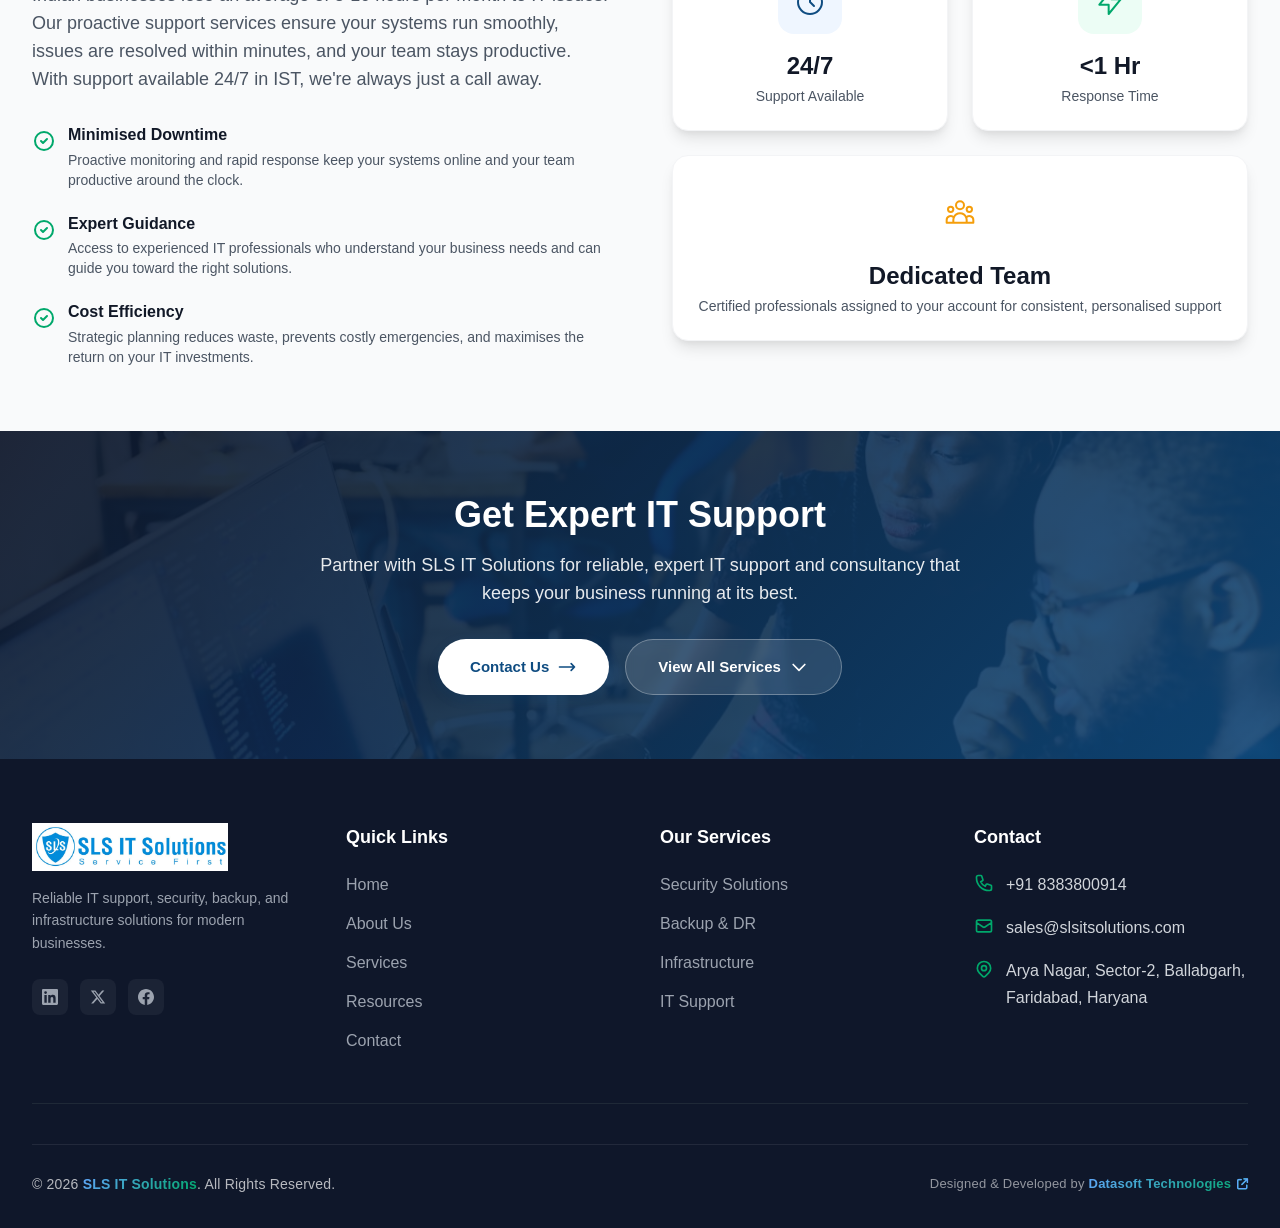
<file: support.html>
<!DOCTYPE html>
<html lang="en">
<head>
  <meta charset="UTF-8">
  <meta name="viewport" content="width=device-width, initial-scale=1.0">
  <title>IT Support & Consultancy - SLS IT Solutions | Expert IT Services India</title>
  <meta name="description" content="Expert IT support and consultancy services from SLS IT Solutions. We provide strategic IT planning, system implementation, staff training, troubleshooting, and post-implementation assistance across India.">
  <meta name="keywords" content="IT support, IT consultancy, system implementation, staff training, troubleshooting, IT services India, SLS IT Solutions">
  <link rel="canonical" href="https://www.slsitsolutions.com/support.html">
  <meta property="og:title" content="IT Support & Consultancy - SLS IT Solutions">
  <meta property="og:description" content="Expert IT support and consultancy services. Strategic planning, implementation, training, and ongoing support for your business.">
  <meta property="og:type" content="website">
  <link rel="icon" type="image/jpeg" href="assets/images/logo-hd.jpeg">

  <link rel="preconnect" href="https://fonts.googleapis.com">
  <link rel="preconnect" href="https://fonts.gstatic.com" crossorigin>

  <link rel="stylesheet" href="assets/css/tailwind.min.css">
  <link rel="stylesheet" href="assets/css/style.css">
  <link rel="stylesheet" href="https://cdnjs.cloudflare.com/ajax/libs/font-awesome/6.5.1/css/all.min.css">
</head>
<body>

  <!-- Topbar -->
  <div class="topbar">
    <div class="max-w-7xl mx-auto px-4 sm:px-6 lg:px-8">
      <div class="topbar-inner">
        <div class="topbar-left">
          <a href="tel:+918383800914" class="topbar-item">
            <i class="fas fa-phone"></i> +91 8383800914
          </a>
          <div class="topbar-divider"></div>
          <a href="mailto:sales@slsitsolutions.com" class="topbar-item">
            <i class="fas fa-envelope"></i> sales@slsitsolutions.com
          </a>
          <div class="topbar-divider"></div>
          <span class="topbar-item">
            <i class="fas fa-location-dot"></i> Sector-2, Ballabgarh, Faridabad
          </span>
          <div class="topbar-divider"></div>
          <span class="topbar-item">
            <i class="fas fa-clock"></i> Mon-Sat, 9 AM - 6 PM
          </span>
        </div>
        <div class="topbar-right">
          <div class="topbar-social">
            <a href="https://www.linkedin.com/company/slsitsolutions" target="_blank" rel="noopener" aria-label="LinkedIn"><i class="fab fa-linkedin-in"></i></a>
            <a href="https://x.com/slsitsolutions" target="_blank" rel="noopener" aria-label="Twitter"><i class="fab fa-x-twitter"></i></a>
            <a href="https://www.facebook.com/slsitsolutions" target="_blank" rel="noopener" aria-label="Facebook"><i class="fab fa-facebook-f"></i></a>
          </div>
        </div>
      </div>
    </div>
  </div>

  <!-- Navbar -->
  <nav class="navbar">
    <div class="max-w-7xl mx-auto px-4 sm:px-6 lg:px-8">
      <div class="flex items-center justify-between h-20">
        <a href="index.html" class="flex items-center">
          <img src="assets/images/logo-hd.jpeg" alt="SLS IT Solutions" class="h-12 logo-img">
        </a>
        <div class="nav-links hidden lg:flex items-center gap-8">
          <a href="index.html" class="nav-link ">Home</a>
          <a href="about.html" class="nav-link ">About</a>
          <div class="relative dropdown">
            <a href="services.html" class="nav-link active flex items-center gap-1">Services
              <svg class="w-4 h-4" fill="none" stroke="currentColor" viewBox="0 0 24 24"><path stroke-linecap="round" stroke-linejoin="round" stroke-width="2" d="M19 9l-7 7-7-7"/></svg>
            </a>
            <div class="dropdown-menu">
              <a href="security.html" class="dropdown-item">Security Solutions</a>
              <a href="backup.html" class="dropdown-item">Backup & Disaster Recovery</a>
              <a href="infrastructure.html" class="dropdown-item">Infrastructure Solutions</a>
              <a href="support.html" class="dropdown-item">IT Support & Consultancy</a>
            </div>
          </div>
          <a href="resources.html" class="nav-link ">Resources</a>
          <a href="contact.html" class="nav-link ">Contact</a>
          <a href="contact.html" class="btn-primary !py-2.5 !px-5">Get a Quote</a>
        </div>
        <div class="flex items-center gap-4 lg:hidden">
          <a href="contact.html" class="btn-primary !py-2 !px-4 text-sm">Get a Quote</a>
          <div class="hamburger">
            <span></span><span></span><span></span>
          </div>
        </div>
      </div>
    </div>
  </nav>

  <!-- Mobile Menu -->
  <div class="mobile-menu">
    <div class="mobile-close absolute top-6 right-6 cursor-pointer">
      <svg class="w-8 h-8 text-white" fill="none" stroke="currentColor" viewBox="0 0 24 24"><path stroke-linecap="round" stroke-linejoin="round" stroke-width="2" d="M6 18L18 6M6 6l12 12"/></svg>
    </div>
    <a href="index.html">Home</a>
    <a href="about.html">About</a>
    <a href="services.html">Services</a>
    <a href="security.html" class="pl-4 text-base opacity-75">Security Solutions</a>
    <a href="backup.html" class="pl-4 text-base opacity-75">Backup & DR</a>
    <a href="infrastructure.html" class="pl-4 text-base opacity-75">Infrastructure</a>
    <a href="support.html" class="pl-4 text-base opacity-75">IT Support</a>
    <a href="resources.html">Resources</a>
    <a href="contact.html">Contact</a>
  </div>

  <!-- Page Header -->
  <section class="page-header" style="background-image: linear-gradient(135deg, rgba(15,23,42,0.88), rgba(10,52,96,0.82), rgba(15,76,129,0.78)), url('assets/images/heroes/support-hero.jpg'); background-size: cover; background-position: center;">
    <div class="max-w-7xl mx-auto px-4 sm:px-6 lg:px-8 relative z-10">
      <!-- Breadcrumb -->
      <div class="breadcrumb mb-6">
        <a href="index.html">Home</a>
        <svg class="w-4 h-4" fill="none" stroke="currentColor" viewBox="0 0 24 24">
          <path stroke-linecap="round" stroke-linejoin="round" stroke-width="2" d="M9 5l7 7-7 7"/>
        </svg>
        <span>Services</span>
        <svg class="w-4 h-4" fill="none" stroke="currentColor" viewBox="0 0 24 24">
          <path stroke-linecap="round" stroke-linejoin="round" stroke-width="2" d="M9 5l7 7-7 7"/>
        </svg>
        <span class="text-white">Support & Consultancy</span>
      </div>
      <h1 class="text-4xl md:text-5xl font-bold text-white mb-4" style="font-family:'Poppins',sans-serif;">Expert IT Support & Consultancy</h1>
      <p class="text-lg text-blue-100 max-w-2xl" style="color:rgba(255,255,255,0.9);">Get expert IT support from professionals who understand the Indian business context. Our team provides round-the-clock assistance in your timezone, speaking your language.</p>
    </div>
    <!-- Floating shapes -->
    <div class="float-shape"></div>
    <div class="float-shape"></div>
    <div class="float-shape"></div>
  </section>

  <!-- Services Grid -->
  <section class="section-padding bg-white">
    <div class="max-w-7xl mx-auto px-4 sm:px-6 lg:px-8">
      <div class="text-center mb-12">
        <h2 class="section-title">Our Support & Consultancy Services</h2>
        <p class="section-subtitle">Comprehensive IT support services designed to keep your business running at peak performance.</p>
      </div>
      <div class="grid grid-cols-1 md:grid-cols-2 lg:grid-cols-3 gap-8">

        <!-- Card 1: IT Consultancy -->
        <div class="service-card fade-up">
          <div class="icon-box bg-blue-50 text-[#0f4c81]">
            <i class="fas fa-chart-line"></i>
          </div>
          <h3 class="text-xl font-bold mb-2 text-gray-900">IT Consultancy</h3>
          <p class="text-gray-600 mb-4">Strategic technology planning and expert guidance to align your IT infrastructure with business goals and drive growth.</p>
          <ul class="space-y-2 text-sm text-gray-600">
            <li class="flex items-center gap-2">
              <svg class="w-4 h-4 text-[#00a86b] flex-shrink-0" fill="none" stroke="currentColor" viewBox="0 0 24 24"><path stroke-linecap="round" stroke-linejoin="round" stroke-width="2" d="M5 13l4 4L19 7"/></svg>
              Technology roadmap development
            </li>
            <li class="flex items-center gap-2">
              <svg class="w-4 h-4 text-[#00a86b] flex-shrink-0" fill="none" stroke="currentColor" viewBox="0 0 24 24"><path stroke-linecap="round" stroke-linejoin="round" stroke-width="2" d="M5 13l4 4L19 7"/></svg>
              Infrastructure assessment
            </li>
            <li class="flex items-center gap-2">
              <svg class="w-4 h-4 text-[#00a86b] flex-shrink-0" fill="none" stroke="currentColor" viewBox="0 0 24 24"><path stroke-linecap="round" stroke-linejoin="round" stroke-width="2" d="M5 13l4 4L19 7"/></svg>
              Cost optimization strategies
            </li>
          </ul>
        </div>

        <!-- Card 2: System Implementation -->
        <div class="service-card fade-up" style="transition-delay: 0.1s;">
          <div class="icon-box bg-green-50 text-[#00a86b]">
            <i class="fas fa-screwdriver-wrench"></i>
          </div>
          <h3 class="text-xl font-bold mb-2 text-gray-900">System Implementation</h3>
          <p class="text-gray-600 mb-4">End-to-end deployment of IT solutions tailored to your business requirements, delivered on time and within budget.</p>
          <ul class="space-y-2 text-sm text-gray-600">
            <li class="flex items-center gap-2">
              <svg class="w-4 h-4 text-[#00a86b] flex-shrink-0" fill="none" stroke="currentColor" viewBox="0 0 24 24"><path stroke-linecap="round" stroke-linejoin="round" stroke-width="2" d="M5 13l4 4L19 7"/></svg>
              Project planning & scoping
            </li>
            <li class="flex items-center gap-2">
              <svg class="w-4 h-4 text-[#00a86b] flex-shrink-0" fill="none" stroke="currentColor" viewBox="0 0 24 24"><path stroke-linecap="round" stroke-linejoin="round" stroke-width="2" d="M5 13l4 4L19 7"/></svg>
              Seamless migration & integration
            </li>
            <li class="flex items-center gap-2">
              <svg class="w-4 h-4 text-[#00a86b] flex-shrink-0" fill="none" stroke="currentColor" viewBox="0 0 24 24"><path stroke-linecap="round" stroke-linejoin="round" stroke-width="2" d="M5 13l4 4L19 7"/></svg>
              Quality assurance & testing
            </li>
          </ul>
        </div>

        <!-- Card 3: Staff Training -->
        <div class="service-card fade-up" style="transition-delay: 0.2s;">
          <div class="icon-box bg-amber-50 text-[#f59e0b]">
            <i class="fas fa-headset"></i>
          </div>
          <h3 class="text-xl font-bold mb-2 text-gray-900">Staff Training</h3>
          <p class="text-gray-600 mb-4">Comprehensive training for your team on new systems, ensuring confident adoption and maximum productivity from day one.</p>
          <ul class="space-y-2 text-sm text-gray-600">
            <li class="flex items-center gap-2">
              <svg class="w-4 h-4 text-[#00a86b] flex-shrink-0" fill="none" stroke="currentColor" viewBox="0 0 24 24"><path stroke-linecap="round" stroke-linejoin="round" stroke-width="2" d="M5 13l4 4L19 7"/></svg>
              Customised training programs
            </li>
            <li class="flex items-center gap-2">
              <svg class="w-4 h-4 text-[#00a86b] flex-shrink-0" fill="none" stroke="currentColor" viewBox="0 0 24 24"><path stroke-linecap="round" stroke-linejoin="round" stroke-width="2" d="M5 13l4 4L19 7"/></svg>
              Hands-on workshops & guides
            </li>
            <li class="flex items-center gap-2">
              <svg class="w-4 h-4 text-[#00a86b] flex-shrink-0" fill="none" stroke="currentColor" viewBox="0 0 24 24"><path stroke-linecap="round" stroke-linejoin="round" stroke-width="2" d="M5 13l4 4L19 7"/></svg>
              Ongoing learning resources
            </li>
          </ul>
        </div>

        <!-- Card 4: Troubleshooting & Support -->
        <div class="service-card fade-up" style="transition-delay: 0.1s;">
          <div class="icon-box bg-red-50 text-red-500">
            <i class="fas fa-phone"></i>
          </div>
          <h3 class="text-xl font-bold mb-2 text-gray-900">Troubleshooting & Support</h3>
          <p class="text-gray-600 mb-4">Fast resolution of technical issues with expert diagnostics and responsive support when you need it most.</p>
          <ul class="space-y-2 text-sm text-gray-600">
            <li class="flex items-center gap-2">
              <svg class="w-4 h-4 text-[#00a86b] flex-shrink-0" fill="none" stroke="currentColor" viewBox="0 0 24 24"><path stroke-linecap="round" stroke-linejoin="round" stroke-width="2" d="M5 13l4 4L19 7"/></svg>
              Remote & on-site support
            </li>
            <li class="flex items-center gap-2">
              <svg class="w-4 h-4 text-[#00a86b] flex-shrink-0" fill="none" stroke="currentColor" viewBox="0 0 24 24"><path stroke-linecap="round" stroke-linejoin="round" stroke-width="2" d="M5 13l4 4L19 7"/></svg>
              Root cause analysis
            </li>
            <li class="flex items-center gap-2">
              <svg class="w-4 h-4 text-[#00a86b] flex-shrink-0" fill="none" stroke="currentColor" viewBox="0 0 24 24"><path stroke-linecap="round" stroke-linejoin="round" stroke-width="2" d="M5 13l4 4L19 7"/></svg>
              Priority escalation paths
            </li>
          </ul>
        </div>

        <!-- Card 5: Post-Implementation Assistance -->
        <div class="service-card fade-up" style="transition-delay: 0.2s;">
          <div class="icon-box bg-purple-50 text-purple-600">
            <i class="fas fa-clock"></i>
          </div>
          <h3 class="text-xl font-bold mb-2 text-gray-900">Post-Implementation Assistance</h3>
          <p class="text-gray-600 mb-4">Ongoing support after deployment to ensure everything runs smoothly and your team stays confident with the new systems.</p>
          <ul class="space-y-2 text-sm text-gray-600">
            <li class="flex items-center gap-2">
              <svg class="w-4 h-4 text-[#00a86b] flex-shrink-0" fill="none" stroke="currentColor" viewBox="0 0 24 24"><path stroke-linecap="round" stroke-linejoin="round" stroke-width="2" d="M5 13l4 4L19 7"/></svg>
              Performance monitoring
            </li>
            <li class="flex items-center gap-2">
              <svg class="w-4 h-4 text-[#00a86b] flex-shrink-0" fill="none" stroke="currentColor" viewBox="0 0 24 24"><path stroke-linecap="round" stroke-linejoin="round" stroke-width="2" d="M5 13l4 4L19 7"/></svg>
              System health checks
            </li>
            <li class="flex items-center gap-2">
              <svg class="w-4 h-4 text-[#00a86b] flex-shrink-0" fill="none" stroke="currentColor" viewBox="0 0 24 24"><path stroke-linecap="round" stroke-linejoin="round" stroke-width="2" d="M5 13l4 4L19 7"/></svg>
              Continuous improvement plans
            </li>
          </ul>
        </div>

      </div>
    </div>
  </section>

  <!-- Why It Matters -->
  <section class="section-padding bg-gray-50">
    <div class="max-w-7xl mx-auto px-4 sm:px-6 lg:px-8">
      <div class="grid grid-cols-1 lg:grid-cols-2 gap-16 items-center">
        <!-- Text Content -->
        <div class="fade-up">
          <h2 class="section-title">Why It Matters</h2>
          <p class="text-lg text-gray-600 mb-8">Indian businesses lose an average of 8-10 hours per month to IT issues. Our proactive support services ensure your systems run smoothly, issues are resolved within minutes, and your team stays productive. With support available 24/7 in IST, we're always just a call away.</p>
          <div class="space-y-6">
            <div class="feature-check">
              <svg class="w-6 h-6 text-[#00a86b] flex-shrink-0" fill="none" stroke="currentColor" viewBox="0 0 24 24">
                <path stroke-linecap="round" stroke-linejoin="round" stroke-width="2" d="M9 12l2 2 4-4m6 2a9 9 0 11-18 0 9 9 0 0118 0z"/>
              </svg>
              <div>
                <h4 class="font-semibold text-gray-900 mb-1">Minimised Downtime</h4>
                <p class="text-gray-600 text-sm">Proactive monitoring and rapid response keep your systems online and your team productive around the clock.</p>
              </div>
            </div>
            <div class="feature-check">
              <svg class="w-6 h-6 text-[#00a86b] flex-shrink-0" fill="none" stroke="currentColor" viewBox="0 0 24 24">
                <path stroke-linecap="round" stroke-linejoin="round" stroke-width="2" d="M9 12l2 2 4-4m6 2a9 9 0 11-18 0 9 9 0 0118 0z"/>
              </svg>
              <div>
                <h4 class="font-semibold text-gray-900 mb-1">Expert Guidance</h4>
                <p class="text-gray-600 text-sm">Access to experienced IT professionals who understand your business needs and can guide you toward the right solutions.</p>
              </div>
            </div>
            <div class="feature-check">
              <svg class="w-6 h-6 text-[#00a86b] flex-shrink-0" fill="none" stroke="currentColor" viewBox="0 0 24 24">
                <path stroke-linecap="round" stroke-linejoin="round" stroke-width="2" d="M9 12l2 2 4-4m6 2a9 9 0 11-18 0 9 9 0 0118 0z"/>
              </svg>
              <div>
                <h4 class="font-semibold text-gray-900 mb-1">Cost Efficiency</h4>
                <p class="text-gray-600 text-sm">Strategic planning reduces waste, prevents costly emergencies, and maximises the return on your IT investments.</p>
              </div>
            </div>
          </div>
        </div>
        <!-- Visual Elements -->
        <div class="fade-up" style="transition-delay: 0.2s;">
          <div class="grid grid-cols-2 gap-6">
            <!-- 24/7 Support -->
            <div class="bg-white rounded-2xl p-6 shadow-lg border border-gray-100 text-center">
              <div class="w-16 h-16 mx-auto mb-4 bg-blue-50 rounded-2xl flex items-center justify-center">
                <svg class="w-8 h-8 text-[#0f4c81]" fill="none" stroke="currentColor" viewBox="0 0 24 24">
                  <path stroke-linecap="round" stroke-linejoin="round" stroke-width="1.5" d="M12 8v4l3 3m6-3a9 9 0 11-18 0 9 9 0 0118 0z"/>
                </svg>
              </div>
              <h4 class="text-2xl font-bold text-gray-900 mb-1" style="font-family:'Poppins',sans-serif;">24/7</h4>
              <p class="text-sm text-gray-600">Support Available</p>
            </div>
            <!-- Fast Response -->
            <div class="bg-white rounded-2xl p-6 shadow-lg border border-gray-100 text-center">
              <div class="w-16 h-16 mx-auto mb-4 bg-green-50 rounded-2xl flex items-center justify-center">
                <svg class="w-8 h-8 text-[#00a86b]" fill="none" stroke="currentColor" viewBox="0 0 24 24">
                  <path stroke-linecap="round" stroke-linejoin="round" stroke-width="1.5" d="M13 10V3L4 14h7v7l9-11h-7z"/>
                </svg>
              </div>
              <h4 class="text-2xl font-bold text-gray-900 mb-1" style="font-family:'Poppins',sans-serif;">&lt;1 Hr</h4>
              <p class="text-sm text-gray-600">Response Time</p>
            </div>
            <!-- Dedicated Team -->
            <div class="bg-white rounded-2xl p-6 shadow-lg border border-gray-100 text-center col-span-2">
              <div class="w-16 h-16 mx-auto mb-4 bg-amber-50 rounded-2xl flex items-center justify-center">
                <svg class="w-8 h-8 text-[#f59e0b]" fill="none" stroke="currentColor" viewBox="0 0 24 24">
                  <path stroke-linecap="round" stroke-linejoin="round" stroke-width="1.5" d="M17 20h5v-2a3 3 0 00-5.356-1.857M17 20H7m10 0v-2c0-.656-.126-1.283-.356-1.857M7 20H2v-2a3 3 0 015.356-1.857M7 20v-2c0-.656.126-1.283.356-1.857m0 0a5.002 5.002 0 019.288 0M15 7a3 3 0 11-6 0 3 3 0 016 0zm6 3a2 2 0 11-4 0 2 2 0 014 0zM7 10a2 2 0 11-4 0 2 2 0 014 0z"/>
                </svg>
              </div>
              <h4 class="text-2xl font-bold text-gray-900 mb-1" style="font-family:'Poppins',sans-serif;">Dedicated Team</h4>
              <p class="text-sm text-gray-600">Certified professionals assigned to your account for consistent, personalised support</p>
            </div>
          </div>
        </div>
      </div>
    </div>
  </section>

  <!-- CTA Section -->
  <section class="cta-image-bg py-16" style="background-image: url('assets/images/sections/it-support.jpg');">
    <div class="max-w-4xl mx-auto px-4 sm:px-6 lg:px-8 text-center relative z-10">
      <h2 class="text-3xl md:text-4xl font-bold text-white mb-4 fade-up" style="font-family:'Poppins',sans-serif;">Get Expert IT Support</h2>
      <p class="text-lg text-blue-100 mb-8 max-w-2xl mx-auto fade-up" style="transition-delay:0.1s; color:rgba(255,255,255,0.9);">Partner with SLS IT Solutions for reliable, expert IT support and consultancy that keeps your business running at its best.</p>
      <div class="flex flex-col sm:flex-row gap-4 justify-center fade-up" style="transition-delay:0.2s;">
        <a href="contact.html" class="btn-primary bg-white text-[#0f4c81] hover:bg-gray-100" style="background:white; color:#0f4c81;">
          Contact Us
          <svg class="w-5 h-5" fill="none" stroke="currentColor" viewBox="0 0 24 24">
            <path stroke-linecap="round" stroke-linejoin="round" stroke-width="2" d="M17 8l4 4m0 0l-4 4m4-4H3"/>
          </svg>
        </a>
        <a href="index.html#services" class="btn-secondary">
          View All Services
          <svg class="w-5 h-5" fill="none" stroke="currentColor" viewBox="0 0 24 24">
            <path stroke-linecap="round" stroke-linejoin="round" stroke-width="2" d="M19 9l-7 7-7-7"/>
          </svg>
        </a>
      </div>
    </div>
  </section>

  <!-- Footer -->
  <footer class="text-gray-400 pt-16 pb-8" style="background-color:#0f172a;">
    <div class="max-w-7xl mx-auto px-4 sm:px-6 lg:px-8">
      <div class="grid grid-cols-1 md:grid-cols-2 lg:grid-cols-4 gap-10 pb-12 border-b border-gray-800">
        <!-- Column 1: Brand -->
        <div>
          <img src="assets/images/logo-hd.jpeg" alt="SLS IT Solutions" class="h-12 mb-4 logo-img">
          <p class="text-sm leading-relaxed mb-6">Reliable IT support, security, backup, and infrastructure solutions for modern businesses.</p>
          <div class="flex gap-3">
            <a href="#" class="w-9 h-9 rounded-lg bg-white/5 flex items-center justify-center hover:bg-white/10 transition-colors" aria-label="LinkedIn">
              <svg class="w-4 h-4" fill="currentColor" viewBox="0 0 24 24"><path d="M20.447 20.452h-3.554v-5.569c0-1.328-.027-3.037-1.852-3.037-1.853 0-2.136 1.445-2.136 2.939v5.667H9.351V9h3.414v1.561h.046c.477-.9 1.637-1.85 3.37-1.85 3.601 0 4.267 2.37 4.267 5.455v6.286zM5.337 7.433a2.062 2.062 0 01-2.063-2.065 2.064 2.064 0 112.063 2.065zm1.782 13.019H3.555V9h3.564v11.452zM22.225 0H1.771C.792 0 0 .774 0 1.729v20.542C0 23.227.792 24 1.771 24h20.451C23.2 24 24 23.227 24 22.271V1.729C24 .774 23.2 0 22.222 0h.003z"/></svg>
            </a>
            <a href="#" class="w-9 h-9 rounded-lg bg-white/5 flex items-center justify-center hover:bg-white/10 transition-colors" aria-label="X / Twitter">
              <svg class="w-4 h-4" fill="currentColor" viewBox="0 0 24 24"><path d="M18.244 2.25h3.308l-7.227 8.26 8.502 11.24H16.17l-5.214-6.817L4.99 21.75H1.68l7.73-8.835L1.254 2.25H8.08l4.713 6.231zm-1.161 17.52h1.833L7.084 4.126H5.117z"/></svg>
            </a>
            <a href="#" class="w-9 h-9 rounded-lg bg-white/5 flex items-center justify-center hover:bg-white/10 transition-colors" aria-label="Facebook">
              <svg class="w-4 h-4" fill="currentColor" viewBox="0 0 24 24"><path d="M24 12.073c0-6.627-5.373-12-12-12s-12 5.373-12 12c0 5.99 4.388 10.954 10.125 11.854v-8.385H7.078v-3.47h3.047V9.43c0-3.007 1.792-4.669 4.533-4.669 1.312 0 2.686.235 2.686.235v2.953H15.83c-1.491 0-1.956.925-1.956 1.874v2.25h3.328l-.532 3.47h-2.796v8.385C19.612 23.027 24 18.062 24 12.073z"/></svg>
            </a>
          </div>
        </div>
        <!-- Column 2: Quick Links -->
        <div>
          <h4 class="text-white font-semibold text-lg mb-5" style="font-family:'Poppins',sans-serif;">Quick Links</h4>
          <ul class="space-y-3">
            <li><a href="index.html" class="hover:text-white transition-colors">Home</a></li>
            <li><a href="about.html" class="hover:text-white transition-colors">About Us</a></li>
            <li><a href="services.html" class="hover:text-white transition-colors">Services</a></li>
            <li><a href="resources.html" class="hover:text-white transition-colors">Resources</a></li>
            <li><a href="contact.html" class="hover:text-white transition-colors">Contact</a></li>
          </ul>
        </div>
        <!-- Column 3: Our Services -->
        <div>
          <h4 class="text-white font-semibold text-lg mb-5" style="font-family:'Poppins',sans-serif;">Our Services</h4>
          <ul class="space-y-3">
            <li><a href="security.html" class="hover:text-white transition-colors">Security Solutions</a></li>
            <li><a href="backup.html" class="hover:text-white transition-colors">Backup & DR</a></li>
            <li><a href="infrastructure.html" class="hover:text-white transition-colors">Infrastructure</a></li>
            <li><a href="support.html" class="hover:text-white transition-colors">IT Support</a></li>
          </ul>
        </div>
        <!-- Column 4: Contact -->
        <div>
          <h4 class="text-white font-semibold text-lg mb-5" style="font-family:'Poppins',sans-serif;">Contact</h4>
          <ul class="space-y-4">
            <li class="flex items-start gap-3">
              <svg class="w-5 h-5 text-[#00a86b] mt-0.5 flex-shrink-0" fill="none" stroke="currentColor" viewBox="0 0 24 24"><path stroke-linecap="round" stroke-linejoin="round" stroke-width="2" d="M3 5a2 2 0 012-2h3.28a1 1 0 01.948.684l1.498 4.493a1 1 0 01-.502 1.21l-2.257 1.13a11.042 11.042 0 005.516 5.516l1.13-2.257a1 1 0 011.21-.502l4.493 1.498a1 1 0 01.684.949V19a2 2 0 01-2 2h-1C9.716 21 3 14.284 3 6V5z"/></svg>
              <span class="text-gray-300">+91 8383800914</span>
            </li>
            <li class="flex items-start gap-3">
              <svg class="w-5 h-5 text-[#00a86b] mt-0.5 flex-shrink-0" fill="none" stroke="currentColor" viewBox="0 0 24 24"><path stroke-linecap="round" stroke-linejoin="round" stroke-width="2" d="M3 8l7.89 5.26a2 2 0 002.22 0L21 8M5 19h14a2 2 0 002-2V7a2 2 0 00-2-2H5a2 2 0 00-2 2v10a2 2 0 002 2z"/></svg>
              <span class="text-gray-300">sales@slsitsolutions.com</span>
            </li>
            <li class="flex items-start gap-3">
              <svg class="w-5 h-5 text-[#00a86b] mt-0.5 flex-shrink-0" fill="none" stroke="currentColor" viewBox="0 0 24 24"><path stroke-linecap="round" stroke-linejoin="round" stroke-width="2" d="M17.657 16.657L13.414 20.9a1.998 1.998 0 01-2.827 0l-4.244-4.243a8 8 0 1111.314 0z"/><path stroke-linecap="round" stroke-linejoin="round" stroke-width="2" d="M15 11a3 3 0 11-6 0 3 3 0 016 0z"/></svg>
              <span class="text-gray-300">Arya Nagar, Sector-2, Ballabgarh, Faridabad, Haryana</span>
            </li>
          </ul>
        </div>
      </div>
      <!-- Bottom Bar -->
      <div class="footer-bottom-bar">
        <p class="footer-copyright">&copy; 2026 <span>SLS IT Solutions</span>. All Rights Reserved.</p>
        <p class="footer-credit">Designed &amp; Developed by <a href="http://datasofttechnologies.com/" target="_blank" rel="noopener">Datasoft Technologies <i class="fas fa-arrow-up-right-from-square"></i></a></p>
      </div>
    </div>
  </footer>


  <script src="assets/js/main.js"></script>
</body>
</html>
</file>
<file: assets/css/style.css>
/* SLS IT Solutions - Modern Design System */
/* Google Fonts loaded async in header.php */

:root {
  --primary: #0f4c81;
  --primary-dark: #0a3460;
  --primary-light: #1a6bb5;
  --secondary: #00a86b;
  --secondary-dark: #008f5a;
  --accent: #f59e0b;
  --dark: #0f172a;
  --gray-900: #1e293b;
  --gray-800: #334155;
  --gray-100: #f1f5f9;
  --white: #ffffff;
}

* { margin: 0; padding: 0; box-sizing: border-box; }
img { max-width: 100%; height: auto; }

html {
  scroll-behavior: smooth;
  scroll-padding-top: 120px;
  -webkit-text-size-adjust: 100%;
  text-size-adjust: 100%;
}

img, video, iframe { max-width: 100%; }
img { height: auto; }
svg { flex-shrink: 0; }

/* Visible keyboard focus (buttons, links, form fields) */
:focus-visible { outline: 3px solid #f59e0b; outline-offset: 2px; }
:focus:not(:focus-visible) { outline: none; }

body {
  font-family: 'Inter', sans-serif;
  color: #334155;
  line-height: 1.7;
  overflow-x: hidden;
  background: #ffffff;
}

h1, h2, h3, h4, h5, h6 {
  font-family: 'Poppins', sans-serif;
  color: #0f172a;
  line-height: 1.3;
}

/* ===== LOGO ===== */
.navbar .logo-img { height: 52.9px; } /* 50.4px + 5% more for header */

/* ===== TOPBAR ===== */
.topbar {
  background: #0f172a;
  color: rgba(255,255,255,0.85);
  font-size: 0.8125rem;
  position: fixed;
  top: 0;
  left: 0;
  right: 0;
  z-index: 1001;
  transition: all 0.3s ease;
  border-bottom: 1px solid rgba(255,255,255,0.08);
}

.topbar-inner {
  display: flex;
  align-items: center;
  justify-content: space-between;
  height: 40px;
}

.topbar-left {
  display: flex;
  align-items: center;
  gap: 1.5rem;
}

.topbar-right {
  display: flex;
  align-items: center;
  gap: 1rem;
}

.topbar-item {
  display: flex;
  align-items: center;
  gap: 0.5rem;
  color: rgba(255,255,255,0.75);
  text-decoration: none;
  transition: color 0.2s ease;
  white-space: nowrap;
}

.topbar-item:hover {
  color: #ffffff;
}

.topbar-item i {
  color: #00a86b;
  font-size: 0.75rem;
  width: 14px;
  text-align: center;
}

.topbar-divider {
  width: 1px;
  height: 16px;
  background: rgba(255,255,255,0.15);
}

.topbar-social {
  display: flex;
  align-items: center;
  gap: 0.5rem;
}

.topbar-social a {
  color: rgba(255,255,255,0.8);
  font-size: 0.8125rem;
  transition: color 0.2s ease;
  width: 24px;
  height: 24px;
  display: flex;
  align-items: center;
  justify-content: center;
  border-radius: 4px;
}

.topbar-social a:hover {
  color: #ffffff;
  background: rgba(255,255,255,0.08);
}

/* Hide topbar on scroll */
.topbar.hidden {
  transform: translateY(-100%);
}

@media (max-width: 768px) {
  .topbar {
    display: none;
  }
}

/* ===== NAVBAR ===== */
.navbar {
  position: fixed;
  top: 40px;
  left: 0;
  right: 0;
  z-index: 1000;
  transition: all 0.3s ease;
  background: rgba(255,255,255,0.98);
  backdrop-filter: blur(16px);
  -webkit-backdrop-filter: blur(16px);
  border-bottom: 1px solid rgba(0,0,0,0.04);
}

.navbar.scrolled {
  top: 0;
  box-shadow: 0 4px 24px rgba(0,0,0,0.06);
  border-bottom-color: transparent;
}

.nav-link {
  position: relative;
  font-weight: 500;
  color: #334155;
  transition: color 0.3s ease;
  padding: 0.5rem 0;
}

.nav-link:hover,
.nav-link.active {
  color: #0f4c81;
}

.nav-link::after {
  content: '';
  position: absolute;
  bottom: 0;
  left: 0;
  width: 0;
  height: 2px;
  background: linear-gradient(90deg, #0f4c81, #00a86b);
  transition: width 0.3s ease;
}

.nav-link:hover::after,
.nav-link.active::after {
  width: 100%;
}

/* ===== HERO - HD Background with Photo + Overlay ===== */
.hero-gradient {
  background:
    linear-gradient(135deg, rgba(15,23,42,0.88) 0%, rgba(15,76,129,0.82) 50%, rgba(10,52,96,0.80) 100%);
  background-size: cover;
  background-position: center;
  position: relative;
  overflow: hidden;
}

/* When a hero has a background photo via inline style, this ensures proper layering */
.hero-gradient[style*="background-image"] {
  background-blend-mode: normal;
}

/* Animated circuit/grid pattern overlay */
.hero-gradient::before {
  content: '';
  position: absolute;
  top: 0;
  left: 0;
  right: 0;
  bottom: 0;
  background-image:
    radial-gradient(circle at 20% 50%, rgba(0,168,107,0.08) 0%, transparent 50%),
    radial-gradient(circle at 80% 20%, rgba(26,107,181,0.12) 0%, transparent 50%),
    radial-gradient(circle at 60% 80%, rgba(245,158,11,0.06) 0%, transparent 40%),
    url("data:image/svg+xml,%3Csvg width='100' height='100' viewBox='0 0 100 100' xmlns='http://www.w3.org/2000/svg'%3E%3Cpath d='M50 0v100M0 50h100' stroke='%23ffffff' stroke-width='0.3' opacity='0.06'/%3E%3Ccircle cx='50' cy='50' r='1.5' fill='%23ffffff' opacity='0.1'/%3E%3Ccircle cx='0' cy='0' r='1' fill='%23ffffff' opacity='0.08'/%3E%3Ccircle cx='100' cy='0' r='1' fill='%23ffffff' opacity='0.08'/%3E%3Ccircle cx='0' cy='100' r='1' fill='%23ffffff' opacity='0.08'/%3E%3Ccircle cx='100' cy='100' r='1' fill='%23ffffff' opacity='0.08'/%3E%3C/svg%3E");
  animation: subtleShift 20s ease-in-out infinite;
}

@keyframes subtleShift {
  0%, 100% { opacity: 1; }
  50% { opacity: 0.85; }
}

.hero-gradient::after {
  display: none;
}

/* Floating shapes - enhanced */
.float-shape {
  position: absolute;
  border-radius: 50%;
  filter: blur(40px);
  animation: float 10s ease-in-out infinite;
}

.float-shape:nth-child(1) {
  width: 400px;
  height: 400px;
  background: rgba(0,168,107,0.10);
  top: 5%;
  right: -10%;
  animation-delay: 0s;
}

.float-shape:nth-child(2) {
  width: 300px;
  height: 300px;
  background: rgba(26,107,181,0.12);
  bottom: 10%;
  left: -8%;
  animation-delay: 3s;
}

.float-shape:nth-child(3) {
  width: 200px;
  height: 200px;
  background: rgba(245,158,11,0.06);
  top: 50%;
  right: 25%;
  animation-delay: 6s;
}

@keyframes float {
  0%, 100% { transform: translateY(0) scale(1); }
  33% { transform: translateY(-30px) scale(1.05); }
  66% { transform: translateY(15px) scale(0.95); }
}

/* Hero badge */
.hero-badge {
  display: inline-flex;
  align-items: center;
  gap: 0.5rem;
  padding: 0.5rem 1.25rem;
  border-radius: 100px;
  background: rgba(255,255,255,0.12);
  border: 1px solid rgba(255,255,255,0.2);
  color: #ffffff;
  font-size: 0.875rem;
  font-weight: 600;
  margin-top: 1.5rem;
  margin-bottom: 1.5rem;
  animation: fadeInUp 0.8s ease 0.2s both;
  backdrop-filter: blur(8px);
}

.hero-badge .badge-dot {
  width: 8px;
  height: 8px;
  border-radius: 50%;
  background: #00a86b;
  animation: pulse 2s ease-in-out infinite;
}

@keyframes pulse {
  0%, 100% { opacity: 1; transform: scale(1); }
  50% { opacity: 0.5; transform: scale(1.3); }
}

@keyframes fadeInUp {
  from { opacity: 0; transform: translateY(20px); }
  to { opacity: 1; transform: translateY(0); }
}

@keyframes slideInRight {
  from { opacity: 0; transform: translateX(60px); }
  to { opacity: 1; transform: translateX(0); }
}

@keyframes cardHover {
  0%, 100% { transform: translateY(0); }
  50% { transform: translateY(-6px); }
}

@keyframes progressBar {
  0% { opacity: 0.7; }
  100% { opacity: 1; }
}

/* Hero stat pills */
.hero-stats {
  display: flex;
  flex-wrap: wrap;
  gap: 1.5rem;
  margin-top: 2.5rem;
  padding-top: 2.5rem;
  border-top: 1px solid rgba(255,255,255,0.15);
}

.hero-stat {
  display: flex;
  align-items: center;
  gap: 0.75rem;
}

.hero-stat-number {
  font-family: 'Poppins', sans-serif;
  font-size: 1.75rem;
  font-weight: 800;
  color: white;
  line-height: 1;
}

.hero-stat-label {
  font-size: 0.8125rem;
  color: rgba(255,255,255,0.85);
  line-height: 1.3;
}

/* ===== SECTION STYLES ===== */
.section-padding {
  padding: 4rem 0;
}

.section-title {
  font-size: 2.25rem;
  font-weight: 800;
  margin-bottom: 1rem;
  color: #0f172a;
  position: relative;
}

.text-center .section-title::after {
  content: '';
  display: block;
  width: 60px;
  height: 3px;
  background: linear-gradient(90deg, #0f4c81, #00a86b);
  margin: 0.75rem auto 0;
  border-radius: 2px;
}

.section-subtitle {
  font-size: 1.125rem;
  color: #64748b;
  max-width: 600px;
  margin: 0.5rem auto 3rem;
}

/* ===== CARDS ===== */
.service-card {
  background: #ffffff;
  border-radius: 20px;
  padding: 2rem;
  transition: all 0.4s cubic-bezier(0.4, 0, 0.2, 1);
  border: 1px solid #e2e8f0;
  position: relative;
  overflow: hidden;
}

.service-card::before {
  content: '';
  position: absolute;
  top: 0;
  left: 0;
  right: 0;
  height: 4px;
  background: linear-gradient(90deg, #0f4c81, #00a86b);
  transform: scaleX(0);
  transition: transform 0.4s ease;
  transform-origin: left;
}

.service-card:hover {
  transform: translateY(-10px);
  box-shadow: 0 25px 50px rgba(15, 76, 129, 0.18);
  border-color: rgba(15, 76, 129, 0.15);
}

.service-card:hover::before {
  transform: scaleX(1);
}

.icon-box {
  width: 64px;
  height: 64px;
  border-radius: 14px;
  display: flex;
  align-items: center;
  justify-content: center;
  margin-bottom: 1.25rem;
  font-size: 1.75rem;
  transition: all 0.3s ease;
}

.service-card:hover .icon-box {
  transform: scale(1.1);
}

/* ===== BUTTONS ===== */
.btn-primary {
  background: linear-gradient(135deg, #0f4c81, #1a6bb5);
  color: white;
  padding: 0.875rem 2rem;
  border-radius: 9999px;
  font-weight: 600;
  font-size: 0.9375rem;
  transition: all 0.3s ease;
  display: inline-flex;
  align-items: center;
  gap: 0.5rem;
  text-decoration: none;
  border: none;
  cursor: pointer;
  box-shadow: 0 4px 12px rgba(15, 76, 129, 0.2);
}

.btn-primary:hover {
  transform: translateY(-2px);
  box-shadow: 0 8px 24px rgba(15, 76, 129, 0.35);
  background: linear-gradient(135deg, #0a3460, #0f4c81);
}

.btn-secondary {
  background: rgba(255,255,255,0.12);
  color: white;
  padding: 0.875rem 2rem;
  border-radius: 9999px;
  font-weight: 600;
  font-size: 0.9375rem;
  transition: all 0.3s ease;
  display: inline-flex;
  align-items: center;
  gap: 0.5rem;
  text-decoration: none;
  border: 1px solid rgba(255,255,255,0.3);
  cursor: pointer;
  backdrop-filter: blur(4px);
}

.btn-secondary:hover {
  background: rgba(255,255,255,0.22);
  border-color: rgba(255,255,255,0.6);
  transform: translateY(-2px);
}

.btn-outline {
  background: transparent;
  color: #0f4c81;
  padding: 0.875rem 2rem;
  border-radius: 9999px;
  font-weight: 600;
  font-size: 0.9375rem;
  transition: all 0.3s ease;
  display: inline-flex;
  align-items: center;
  gap: 0.5rem;
  text-decoration: none;
  border: 2px solid #0f4c81;
  cursor: pointer;
}

.btn-outline:hover {
  background: #0f4c81;
  color: white;
  transform: translateY(-2px);
  box-shadow: 0 8px 24px rgba(15, 76, 129, 0.2);
}

/* ===== STATS ===== */
.stat-card {
  text-align: center;
  padding: 2rem;
}

.stat-number {
  font-family: 'Poppins', sans-serif;
  font-size: 2.75rem;
  font-weight: 800;
  background: linear-gradient(135deg, #0f4c81, #00a86b);
  -webkit-background-clip: text;
  -webkit-text-fill-color: transparent;
  background-clip: text;
  line-height: 1;
  margin-bottom: 0.5rem;
}

/* ===== PROCESS STEPS ===== */
.process-step {
  position: relative;
  text-align: center;
  padding: 2rem 1.5rem;
}

.process-number {
  width: 56px;
  height: 56px;
  border-radius: 50%;
  background: linear-gradient(135deg, #0f4c81, #1a6bb5);
  color: white;
  display: flex;
  align-items: center;
  justify-content: center;
  font-family: 'Poppins', sans-serif;
  font-weight: 700;
  font-size: 1.25rem;
  margin: 0 auto 1.25rem;
  box-shadow: 0 4px 12px rgba(15, 76, 129, 0.25);
}

/* ===== PARTNER LOGOS ===== */
.partner-logo {
  filter: grayscale(100%) opacity(50%);
  transition: all 0.3s ease;
  height: 40px;
  object-fit: contain;
}

.partner-logo:hover {
  filter: grayscale(0%) opacity(100%);
}

/* ===== CTA SECTION ===== */
.cta-gradient {
  background: linear-gradient(135deg, #0f172a 0%, #0f4c81 100%);
  position: relative;
  overflow: hidden;
}

.cta-gradient::before {
  content: '';
  position: absolute;
  top: -50%;
  right: -20%;
  width: 500px;
  height: 500px;
  border-radius: 50%;
  background: rgba(0, 168, 107, 0.1);
}

/* ===== FOOTER ===== */
.footer {
  background: #0f172a;
  color: #94a3b8;
}

.footer a {
  color: #94a3b8;
  text-decoration: none;
  transition: color 0.3s ease;
}

.footer a:hover {
  color: #ffffff;
}

/* ===== PAGE HEADER (Inner Pages) ===== */
.page-header {
  background: linear-gradient(135deg, rgba(15,23,42,0.88) 0%, rgba(10,52,96,0.82) 50%, rgba(15,76,129,0.78) 100%);
  background-size: cover;
  background-position: center;
  padding: 9rem 0 3rem;
  position: relative;
  overflow: hidden;
}

.page-header::before {
  content: '';
  position: absolute;
  top: 0;
  left: 0;
  right: 0;
  bottom: 0;
  background-image:
    radial-gradient(circle at 20% 50%, rgba(0,168,107,0.06) 0%, transparent 50%),
    radial-gradient(circle at 80% 30%, rgba(26,107,181,0.08) 0%, transparent 50%),
    url("data:image/svg+xml,%3Csvg width='100' height='100' viewBox='0 0 100 100' xmlns='http://www.w3.org/2000/svg'%3E%3Cpath d='M50 0v100M0 50h100' stroke='%23ffffff' stroke-width='0.3' opacity='0.05'/%3E%3Ccircle cx='50' cy='50' r='1.5' fill='%23ffffff' opacity='0.08'/%3E%3C/svg%3E");
}

/* Page header text contrast - ensure white text is always readable */
.page-header h1 {
  color: #ffffff;
  text-shadow: 0 2px 4px rgba(0,0,0,0.15);
}

.page-header p {
  color: rgba(255,255,255,0.85);
}

/* ===== CONTACT FORM ===== */
.form-input {
  width: 100%;
  padding: 0.875rem 1.25rem;
  border: 2px solid #e2e8f0;
  border-radius: 14px;
  font-size: 0.9375rem;
  font-family: 'Inter', sans-serif;
  transition: all 0.3s ease;
  background: #ffffff;
  color: #334155;
}

.form-input:focus {
  outline: none;
  border-color: #0f4c81;
  box-shadow: 0 0 0 4px rgba(15, 76, 129, 0.1);
}

.form-input::placeholder {
  color: #94a3b8;
}

/* ===== BLOG CARDS ===== */
.blog-card {
  background: #ffffff;
  border-radius: 20px;
  overflow: hidden;
  transition: all 0.4s ease;
  border: 1px solid #e2e8f0;
}

.blog-card:hover {
  transform: translateY(-8px);
  box-shadow: 0 20px 40px rgba(0,0,0,0.12);
  border-color: rgba(15, 76, 129, 0.15);
}

.blog-card-image {
  height: 220px;
  background-size: cover;
  background-position: center;
  position: relative;
}

.blog-card-image::after {
  content: '';
  position: absolute;
  bottom: 0;
  left: 0;
  right: 0;
  height: 60px;
  background: linear-gradient(to top, rgba(0,0,0,0.1), transparent);
}

/* ===== FEATURE CHECK ===== */
.feature-check {
  display: flex;
  align-items: flex-start;
  gap: 0.75rem;
  margin-bottom: 1rem;
}

.feature-check svg {
  flex-shrink: 0;
  margin-top: 0.25rem;
}

/* ===== DROPDOWN ===== */
.dropdown-menu {
  opacity: 0;
  visibility: hidden;
  transform: translateY(8px);
  transition: all 0.2s ease;
  position: absolute;
  top: 100%;
  left: 0;
  background: white;
  border-radius: 12px;
  box-shadow: 0 12px 32px rgba(0,0,0,0.12);
  padding: 0.75rem;
  min-width: 220px;
  z-index: 100;
  border: 1px solid rgba(0,0,0,0.06);
}

.dropdown:hover .dropdown-menu {
  opacity: 1;
  visibility: visible;
  transform: translateY(0);
}

.dropdown-item {
  display: block;
  padding: 0.625rem 1rem;
  border-radius: 8px;
  color: #334155;
  text-decoration: none;
  font-size: 0.875rem;
  font-weight: 500;
  transition: all 0.2s ease;
}

.dropdown-item:hover {
  background: #f1f5f9;
  color: #0f4c81;
}

/* ===== MEGA MENU ===== */
.mega-menu {
  opacity: 0;
  visibility: hidden;
  transition: opacity 0.28s cubic-bezier(0.4,0,0.2,1), transform 0.28s cubic-bezier(0.4,0,0.2,1), visibility 0.28s;
  position: absolute;
  top: calc(100% + 14px);
  left: 50%;
  transform: translateX(-50%) translateY(8px);
  background: linear-gradient(180deg, #ffffff 0%, #f8fbff 100%);
  border-radius: 18px;
  box-shadow: 0 32px 72px -8px rgba(15,76,129,0.25), 0 8px 24px -4px rgba(15,76,129,0.1), 0 0 0 1px rgba(15,76,129,0.06);
  padding: 0;
  width: min(720px, calc(100vw - 2rem));
  z-index: 200;
  display: flex;
  flex-direction: column;
  overflow: hidden;
}

/* Arrow notch pointing up to the Services nav link */
.mega-menu::before {
  content: '';
  position: absolute;
  top: -7px;
  left: 50%;
  transform: translateX(-50%) rotate(45deg);
  width: 14px;
  height: 14px;
  background: #ffffff;
  border-top: 1px solid rgba(15,76,129,0.08);
  border-left: 1px solid rgba(15,76,129,0.08);
  border-top-left-radius: 3px;
  z-index: 1;
}

/* Hover bridge to prevent flicker when moving cursor from link to menu */
.mega-menu::after {
  content: '';
  position: absolute;
  top: -14px;
  left: 0;
  right: 0;
  height: 14px;
}

.dropdown:hover .mega-menu {
  opacity: 1;
  visibility: visible;
  transform: translateX(-50%) translateY(0);
}

.mega-menu-grid {
  display: flex;
  position: relative;
}

.mega-col {
  flex: 1;
  padding: 1.5rem 1.25rem 1.25rem;
  position: relative;
}

.mega-col-infra {
  background: linear-gradient(180deg, rgba(15,76,129,0.04) 0%, rgba(15,76,129,0) 60%);
}

.mega-col-dev {
  background: linear-gradient(180deg, rgba(0,168,107,0.04) 0%, rgba(0,168,107,0) 60%);
}

.mega-col-header {
  display: flex;
  align-items: center;
  gap: 0.75rem;
  margin-bottom: 1rem;
  padding: 0.625rem 0.75rem;
  border-radius: 12px;
  background: rgba(255,255,255,0.85);
  border: 1px solid rgba(15,76,129,0.08);
}

.mega-col-header.dev {
  border-color: rgba(0,168,107,0.12);
}

.mega-col-icon-bg {
  width: 40px;
  height: 40px;
  border-radius: 10px;
  background: linear-gradient(135deg, #0f4c81, #1a6bb5);
  color: white;
  display: flex;
  align-items: center;
  justify-content: center;
  flex-shrink: 0;
  box-shadow: 0 6px 14px -4px rgba(15,76,129,0.45), inset 0 1px 0 rgba(255,255,255,0.15);
}

.mega-col-icon-bg.dev {
  background: linear-gradient(135deg, #00a86b, #00c97f);
  box-shadow: 0 6px 14px -4px rgba(0,168,107,0.45), inset 0 1px 0 rgba(255,255,255,0.15);
}

.mega-col-label {
  font-size: 0.82rem;
  font-weight: 700;
  color: #0f172a;
  line-height: 1.2;
  letter-spacing: -0.01em;
}

.mega-col-sub {
  font-size: 0.7rem;
  color: #64748b;
  margin-top: 2px;
  font-weight: 500;
}

.mega-vert-divider {
  width: 1px;
  background: linear-gradient(to bottom, transparent, rgba(15,76,129,0.12) 20%, rgba(15,76,129,0.12) 80%, transparent);
  margin: 1.5rem 0;
  flex-shrink: 0;
}

.mega-item {
  position: relative;
  display: flex;
  align-items: flex-start;
  gap: 0.7rem;
  padding: 0.6rem 0.7rem 0.6rem 0.85rem;
  border-radius: 10px;
  color: #334155;
  text-decoration: none;
  transition: background 0.2s ease, transform 0.2s ease;
  margin-bottom: 0.15rem;
}

.mega-item::before {
  content: '';
  position: absolute;
  left: 2px;
  top: 50%;
  width: 3px;
  height: 0;
  background: linear-gradient(180deg, #0f4c81 0%, #00a86b 100%);
  border-radius: 3px;
  transform: translateY(-50%);
  transition: height 0.25s cubic-bezier(0.4,0,0.2,1);
  opacity: 0;
}

.mega-item:hover {
  background: linear-gradient(90deg, rgba(15,76,129,0.06), rgba(15,76,129,0.02));
  transform: translateX(2px);
}

.mega-item:hover::before {
  height: 70%;
  opacity: 1;
}

.mega-item:hover .mega-item-name {
  color: #0f4c81;
}

.mega-item:hover .mega-item-icon {
  transform: scale(1.08) rotate(-3deg);
}

.mega-item:hover .mega-ext-icon {
  color: #0f4c81;
  transform: translate(2px, -2px);
}

.mega-item-icon {
  width: 34px;
  height: 34px;
  border-radius: 9px;
  display: flex;
  align-items: center;
  justify-content: center;
  flex-shrink: 0;
  margin-top: 1px;
  transition: transform 0.25s cubic-bezier(0.4,0,0.2,1);
  position: relative;
}

.mega-item-icon::after {
  content: '';
  position: absolute;
  inset: 0;
  border-radius: inherit;
  background: linear-gradient(135deg, rgba(255,255,255,0.4), rgba(255,255,255,0));
  pointer-events: none;
}

.mega-item-icon.blue   { background: linear-gradient(135deg, #dbeafe, #bfdbfe); color: #1d4ed8; box-shadow: 0 3px 8px -2px rgba(29,78,216,0.25); }
.mega-item-icon.green  { background: linear-gradient(135deg, #d1fae5, #a7f3d0); color: #059669; box-shadow: 0 3px 8px -2px rgba(5,150,105,0.25); }
.mega-item-icon.purple { background: linear-gradient(135deg, #ede9fe, #ddd6fe); color: #7c3aed; box-shadow: 0 3px 8px -2px rgba(124,58,237,0.25); }
.mega-item-icon.orange { background: linear-gradient(135deg, #ffedd5, #fed7aa); color: #ea580c; box-shadow: 0 3px 8px -2px rgba(234,88,12,0.25); }
.mega-item-icon.teal   { background: linear-gradient(135deg, #ccfbf1, #99f6e4); color: #0d9488; box-shadow: 0 3px 8px -2px rgba(13,148,136,0.25); }
.mega-item-icon.pink   { background: linear-gradient(135deg, #fce7f3, #fbcfe8); color: #db2777; box-shadow: 0 3px 8px -2px rgba(219,39,119,0.25); }
.mega-item-icon.indigo { background: linear-gradient(135deg, #e0e7ff, #c7d2fe); color: #4338ca; box-shadow: 0 3px 8px -2px rgba(67,56,202,0.25); }
.mega-item-icon.yellow { background: linear-gradient(135deg, #fef9c3, #fde68a); color: #ca8a04; box-shadow: 0 3px 8px -2px rgba(202,138,4,0.25); }

.mega-item-text {
  display: flex;
  flex-direction: column;
  gap: 2px;
  min-width: 0;
}

.mega-item-name {
  font-size: 0.83rem;
  font-weight: 600;
  color: #1e293b;
  transition: color 0.2s;
  display: flex;
  align-items: center;
  gap: 5px;
  letter-spacing: -0.005em;
}

.mega-item-desc {
  font-size: 0.72rem;
  color: #94a3b8;
  font-weight: 400;
  line-height: 1.35;
}

.mega-ext-icon {
  width: 11px;
  height: 11px;
  color: #cbd5e1;
  flex-shrink: 0;
  transition: color 0.2s, transform 0.2s;
}

/* Footer CTA strip */
.mega-menu-footer {
  display: flex;
  align-items: center;
  justify-content: space-between;
  gap: 1rem;
  padding: 0.875rem 1.5rem;
  background: linear-gradient(90deg, rgba(15,76,129,0.07) 0%, rgba(0,168,107,0.07) 100%);
  border-top: 1px solid rgba(15,76,129,0.08);
  text-decoration: none;
  transition: background 0.25s ease;
}

.mega-menu-footer:hover {
  background: linear-gradient(90deg, rgba(15,76,129,0.12) 0%, rgba(0,168,107,0.12) 100%);
}

.mega-footer-text {
  display: flex;
  flex-direction: column;
  gap: 1px;
  min-width: 0;
}

.mega-footer-eyebrow {
  font-size: 0.68rem;
  font-weight: 700;
  text-transform: uppercase;
  letter-spacing: 0.06em;
  color: #0f4c81;
}

.mega-footer-title {
  font-size: 0.8rem;
  font-weight: 600;
  color: #1e293b;
}

.mega-footer-cta {
  display: inline-flex;
  align-items: center;
  gap: 0.4rem;
  padding: 0.5rem 0.95rem;
  background: linear-gradient(135deg, #0f4c81, #1a6bb5);
  color: #ffffff;
  font-size: 0.78rem;
  font-weight: 600;
  border-radius: 999px;
  white-space: nowrap;
  box-shadow: 0 4px 12px -2px rgba(15,76,129,0.4);
  transition: transform 0.2s ease, box-shadow 0.2s ease;
  flex-shrink: 0;
}

.mega-menu-footer:hover .mega-footer-cta {
  transform: translateX(2px);
  box-shadow: 0 6px 16px -2px rgba(15,76,129,0.5);
}

/* Mobile mega accordion */
.mobile-mega-group {
  border-bottom: 1px solid rgba(255,255,255,0.1);
}

.mobile-mega-title {
  display: flex;
  align-items: center;
  justify-content: space-between;
  color: rgba(255,255,255,0.6) !important;
  font-size: 0.8rem !important;
  font-weight: 600 !important;
  text-transform: uppercase;
  letter-spacing: 0.06em;
  padding: 0.75rem 0 !important;
  border-bottom: none !important;
  cursor: default;
}

.mobile-mega-sub a {
  font-size: 1rem !important;
  font-weight: 500 !important;
  padding: 0.6rem 0 0.6rem 1rem !important;
  color: rgba(255,255,255,0.85) !important;
  border-bottom: none !important;
}

/* ===== MOBILE MENU ===== */
.mobile-menu {
  display: none;
  position: fixed;
  top: 0;
  left: 0;
  right: 0;
  bottom: 0;
  background: rgba(15, 23, 42, 0.95);
  backdrop-filter: blur(12px);
  z-index: 999;
  padding: 6rem 2rem 2rem;
  overflow-y: auto;
}

.mobile-menu.active {
  display: block;
  animation: fadeIn 0.3s ease;
}

@keyframes fadeIn {
  from { opacity: 0; }
  to { opacity: 1; }
}

.mobile-menu a {
  display: block;
  color: white;
  font-size: 1.25rem;
  font-weight: 600;
  padding: 1rem 0;
  text-decoration: none;
  border-bottom: 1px solid rgba(255,255,255,0.1);
}

/* ===== TECHNOLOGY PARTNERS ===== */
.partner-category {
  background: linear-gradient(135deg, #0a1628 0%, #0f2d52 100%);
  border: 1px solid rgba(255,255,255,0.08);
  border-radius: 16px;
  padding: 1.25rem;
  box-shadow: 0 12px 32px -8px rgba(10,22,40,0.35);
  transition: box-shadow 0.25s ease, transform 0.25s ease, border-color 0.25s ease;
  position: relative;
  overflow: hidden;
}

.partner-category::before {
  content: '';
  position: absolute;
  top: 0;
  left: 0;
  right: 0;
  height: 1px;
  background: linear-gradient(90deg, transparent, rgba(15,76,129,0.6), rgba(0,168,107,0.6), transparent);
  opacity: 0.7;
}

.partner-category:hover {
  box-shadow: 0 18px 44px -8px rgba(10,22,40,0.55), 0 0 0 1px rgba(15,76,129,0.4);
  transform: translateY(-3px);
  border-color: rgba(15,76,129,0.35);
}

.partner-cat-header {
  display: flex;
  align-items: center;
  gap: 0.625rem;
  margin-bottom: 1.125rem;
  padding-bottom: 0.875rem;
  border-bottom: 1px solid rgba(255,255,255,0.08);
}

.partner-cat-icon {
  width: 32px;
  height: 32px;
  border-radius: 8px;
  display: flex;
  align-items: center;
  justify-content: center;
  flex-shrink: 0;
}

.partner-cat-title {
  display: inline-block;
  font-size: 0.72rem;
  font-weight: 700;
  color: #fff;
  text-transform: uppercase;
  letter-spacing: 0.07em;
  background: linear-gradient(90deg, #0f4c81, #00a86b);
  padding: 0.3rem 0.85rem;
  border-radius: 999px;
  line-height: 1.4;
}

.partner-logos-grid {
  display: grid;
  grid-template-columns: 1fr 1fr;
  gap: 0.625rem;
}

.partner-logo-item {
  background: #ffffff;
  border: 1px solid rgba(255,255,255,0.1);
  border-radius: 10px;
  height: 64px;
  display: flex;
  align-items: center;
  justify-content: center;
  padding: 0.625rem;
  transition: all 0.2s ease;
}

.partner-logo-item:hover {
  background: #ffffff;
  border-color: rgba(0,168,107,0.5);
  box-shadow: 0 6px 16px rgba(0,0,0,0.35);
  transform: translateY(-1px);
}

.partner-logo-item img {
  max-height: 36px;
  max-width: 90px;
  width: auto;
  object-fit: contain;
  filter: grayscale(15%);
  opacity: 0.92;
  transition: all 0.2s ease;
}

.partner-logo-item:hover img {
  filter: grayscale(0%);
  opacity: 1;
}

.partner-logos-3 {
  grid-template-columns: 1fr 1fr;
}

.partner-logo-full {
  grid-column: 1 / -1;
}

/* ===== TESTIMONIALS SLIDER ===== */
.testi-section {
  position: relative;
  background: linear-gradient(135deg, #0a1628 0%, #0f2d52 50%, #0a1f3a 100%);
  padding: 4rem 0;
  overflow: hidden;
}

.testi-blob {
  position: absolute;
  border-radius: 50%;
  filter: blur(80px);
  pointer-events: none;
}

.testi-blob-1 {
  width: 400px;
  height: 400px;
  background: rgba(15,76,129,0.4);
  top: -100px;
  left: -100px;
}

.testi-blob-2 {
  width: 350px;
  height: 350px;
  background: rgba(0,168,107,0.25);
  bottom: -80px;
  right: -80px;
}

.testi-badge {
  display: inline-block;
  background: linear-gradient(90deg, #0f4c81, #00a86b);
  color: #fff;
  font-size: 0.7rem;
  font-weight: 700;
  letter-spacing: 0.12em;
  padding: 0.3rem 1rem;
  border-radius: 999px;
  margin-bottom: 1rem;
}

.testi-heading {
  font-family: 'Poppins', sans-serif;
  font-size: 2.25rem;
  font-weight: 800;
  color: #fff;
  margin-bottom: 0.75rem;
}

.testi-sub {
  font-size: 1rem;
  color: rgba(255,255,255,0.55);
  max-width: 480px;
  margin: 0 auto;
}

.testi-slider-outer {
  position: relative;
  overflow: hidden;
  border-radius: 20px;
  width: 100%;
  max-width: 760px;
  margin: 0 auto;
}

.testi-slider {
  display: flex;
  width: 300%;
  transition: transform 0.6s cubic-bezier(0.4,0,0.2,1);
}

.testi-slide {
  width: calc(100% / 3);
  padding: 0 0.5rem;
  box-sizing: border-box;
}

.testi-card-inner {
  background: rgba(255,255,255,0.06);
  border: 1px solid rgba(255,255,255,0.12);
  backdrop-filter: blur(12px);
  border-radius: 20px;
  padding: 2.5rem 2.25rem 2rem;
  position: relative;
  overflow: hidden;
}

.testi-card-inner::before {
  content: '';
  position: absolute;
  top: 0; left: 0; right: 0;
  height: 3px;
  background: linear-gradient(90deg, #0f4c81, #00a86b);
  border-radius: 20px 20px 0 0;
}

.testi-icon {
  width: 44px;
  height: 35px;
  margin-bottom: 1.25rem;
  opacity: 0.6;
}

.testi-quote-text {
  font-size: 1rem;
  line-height: 1.8;
  color: rgba(255,255,255,0.85);
  margin-bottom: 1.25rem;
  font-style: italic;
}

.testi-stars {
  color: #f59e0b;
  font-size: 1.1rem;
  letter-spacing: 2px;
  margin-bottom: 1.5rem;
}

.testi-author {
  display: flex;
  align-items: center;
  gap: 0.875rem;
  padding-top: 1.25rem;
  border-top: 1px solid rgba(255,255,255,0.1);
}

.testi-av {
  width: 46px;
  height: 46px;
  border-radius: 50%;
  display: flex;
  align-items: center;
  justify-content: center;
  color: #fff;
  font-size: 0.8rem;
  font-weight: 700;
  flex-shrink: 0;
  letter-spacing: 0.05em;
  border: 2px solid rgba(255,255,255,0.2);
}

.testi-name {
  font-size: 0.95rem;
  font-weight: 700;
  color: #fff;
}

.testi-co {
  font-size: 0.75rem;
  color: rgba(255,255,255,0.45);
  margin-top: 2px;
}

.testi-dots {
  display: flex;
  justify-content: center;
  gap: 0.5rem;
  margin-top: 1.75rem;
}

.testi-dot {
  width: 10px;
  height: 10px;
  border-radius: 50%;
  border: none;
  background: rgba(255,255,255,0.25);
  cursor: pointer;
  transition: all 0.3s ease;
  padding: 0;
}

.testi-dot.active {
  background: #00a86b;
  width: 28px;
  border-radius: 999px;
}

/* ===== SCROLL ANIMATIONS ===== */
.fade-up {
  opacity: 0;
  transform: translateY(30px);
  transition: all 0.6s cubic-bezier(0.4, 0, 0.2, 1);
}

.fade-up.visible {
  opacity: 1;
  transform: translateY(0);
}

/* Staggered fade-up */
.fade-up:nth-child(2) { transition-delay: 0.1s; }
.fade-up:nth-child(3) { transition-delay: 0.2s; }
.fade-up:nth-child(4) { transition-delay: 0.3s; }

/* ===== RESPONSIVE ===== */
@media (max-width: 768px) {
  .section-title { font-size: 1.75rem; }
  .section-padding { padding: 3rem 0; }
  .stat-number { font-size: 2rem; }
  .hero-stats { gap: 1rem; }
  .hero-stat-number { font-size: 1.5rem; }
  .page-header { padding: 7rem 0 3rem; }

  /* Mega menu: hide on tablet/mobile (mobile menu handles navigation) */
  .mega-menu { display: none !important; }

  /* Testimonial card padding */
  .testi-card-inner { padding: 1.75rem 1.5rem 1.5rem; }
  .testi-heading { font-size: 1.75rem; }
  .testi-quote-text { font-size: 0.9rem; }

  /* Partner category grid: 2-col on tablet */
  .partner-logos-grid { grid-template-columns: 1fr 1fr; }

  /* Marquee logos smaller on tablet */
  .marquee-item { height: 110px; padding: 0.875rem 1.5rem; }
  .marquee-item img { height: 80px; max-width: 200px; }
}

/* ===== HAMBURGER ===== */
.hamburger {
  display: none;
  flex-direction: column;
  cursor: pointer;
  gap: 5px;
  z-index: 1001;
}

.hamburger span {
  width: 24px;
  height: 2.5px;
  background: #334155;
  border-radius: 2px;
  transition: all 0.3s ease;
}

@media (max-width: 1024px) {
  .hamburger { display: flex; }
  .nav-links { display: none; }
}


/* ===== BREADCRUMB ===== */
.breadcrumb {
  display: flex;
  align-items: center;
  gap: 0.5rem;
  color: rgba(255,255,255,0.75);
  font-size: 0.875rem;
}

.breadcrumb a {
  color: rgba(255,255,255,0.75);
  text-decoration: none;
  transition: color 0.3s ease;
}

.breadcrumb a:hover {
  color: white;
}

.breadcrumb span {
  color: rgba(255,255,255,0.9);
}

.breadcrumb svg {
  color: rgba(255,255,255,0.5);
}

/* ===== BENEFIT CARDS ===== */
.benefit-card {
  background: #f8fafc;
  border-radius: 12px;
  padding: 1.5rem;
  transition: all 0.3s ease;
  border: 1px solid #e2e8f0;
}

.benefit-card:hover {
  background: white;
  box-shadow: 0 12px 32px rgba(0,0,0,0.08);
  border-color: rgba(15, 76, 129, 0.12);
  transform: translateY(-2px);
}

/* ===== INDIA COMPLIANCE BADGE ===== */
.compliance-badge {
  display: inline-flex;
  align-items: center;
  gap: 0.375rem;
  padding: 0.375rem 0.875rem;
  border-radius: 100px;
  font-size: 0.75rem;
  font-weight: 600;
  text-transform: uppercase;
  letter-spacing: 0.5px;
}

/* ===== GLASSMORPHISM CARD ===== */
.glass-card {
  background: rgba(255,255,255,0.08);
  border: 1px solid rgba(255,255,255,0.15);
  border-radius: 16px;
  backdrop-filter: blur(12px);
  padding: 1.5rem;
}

/* ===== DARK SECTION TEXT FIX ===== */
/* Ensure white text on dark gradient backgrounds */
.dark-section-text {
  color: #ffffff;
}

.dark-section-text p,
.dark-section-text .text-sub {
  color: rgba(255,255,255,0.85);
}

/* ===== TAILWIND V3 COLORS: Emerald palette (not in v2) ===== */
.text-emerald-400 { color: #34d399; }
.text-emerald-500 { color: #10b981; }
.text-emerald-600 { color: #059669; }
.text-emerald-700 { color: #047857; }
.hover\:text-emerald-700:hover { color: #047857; }
.bg-emerald-50 { background-color: #ecfdf5; }
.bg-emerald-100 { background-color: #d1fae5; }
.bg-emerald-400 { background-color: #34d399; }
.bg-emerald-500 { background-color: #10b981; }
.bg-emerald-600 { background-color: #059669; }
.border-emerald-100 { border-color: #d1fae5; }
/* Direct gradient overrides - CSS variables don't chain reliably with v2 */
.bg-gradient-to-br.from-emerald-400.to-emerald-600 { background-image: linear-gradient(to bottom right, #34d399, #059669) !important; }
.bg-gradient-to-br.from-emerald-400.to-emerald-500 { background-image: linear-gradient(to bottom right, #34d399, #10b981) !important; }
.bg-gradient-to-br.from-blue-400.to-blue-600 { background-image: linear-gradient(to bottom right, #60a5fa, #2563eb) !important; }
.bg-gradient-to-br.from-amber-400.to-orange-500 { background-image: linear-gradient(to bottom right, #fbbf24, #f97316) !important; }
.bg-gradient-to-br.from-purple-400.to-purple-600 { background-image: linear-gradient(to bottom right, #c084fc, #9333ea) !important; }
.bg-gradient-to-r.from-emerald-400.to-emerald-500 { background-image: linear-gradient(to right, #34d399, #10b981) !important; }
.bg-gradient-to-r.from-blue-400.to-blue-500 { background-image: linear-gradient(to right, #60a5fa, #3b82f6) !important; }
.bg-gradient-to-r.from-amber-400.to-orange-500 { background-image: linear-gradient(to right, #fbbf24, #f97316) !important; }
.shadow-emerald-200 { box-shadow: 0 10px 15px -3px rgba(167,243,208,0.4); }

/* ===== TAILWIND V3 COLORS: Slate palette (not in v2) ===== */
.text-slate-500 { color: #64748b; }
.text-slate-600 { color: #475569; }
.text-slate-700 { color: #334155; }
.text-slate-800 { color: #1e293b; }
.text-slate-900 { color: #0f172a; }
.bg-slate-50 { background-color: #f8fafc; }
.bg-slate-100 { background-color: #f1f5f9; }
.bg-slate-800 { background-color: #1e293b; }
.bg-slate-900 { background-color: #0f172a; }
.border-slate-200 { border-color: #e2e8f0; }

/* ===== ENHANCED SECTION DIVIDER ===== */
.section-divider {
  width: 80px;
  height: 3px;
  background: linear-gradient(90deg, #00a86b, #0f4c81);
  border-radius: 4px;
  margin: 0 auto;
}

/* ===== TAILWIND V3 COMPAT: Slash opacity utilities ===== */
.bg-white\/5 { background-color: rgba(255,255,255,0.05); }
.bg-white\/8 { background-color: rgba(255,255,255,0.08); }
.bg-white\/10 { background-color: rgba(255,255,255,0.10); }
.bg-white\/12 { background-color: rgba(255,255,255,0.12); }
.bg-white\/15 { background-color: rgba(255,255,255,0.15); }
.bg-white\/20 { background-color: rgba(255,255,255,0.20); }
.hover\:bg-white\/10:hover { background-color: rgba(255,255,255,0.10); }
.hover\:bg-white\/20:hover { background-color: rgba(255,255,255,0.20); }
.hover\:bg-white\/22:hover { background-color: rgba(255,255,255,0.22); }
.text-white\/70 { color: rgba(255,255,255,0.70); }
.text-white\/75 { color: rgba(255,255,255,0.75); }
.text-white\/80 { color: rgba(255,255,255,0.80); }
.text-white\/85 { color: rgba(255,255,255,0.85); }
.text-white\/90 { color: rgba(255,255,255,0.90); }
.text-white\/10 { color: rgba(255,255,255,0.10); }
.text-white\/15 { color: rgba(255,255,255,0.15); }
.border-white\/15 { border-color: rgba(255,255,255,0.15); }
.border-white\/20 { border-color: rgba(255,255,255,0.20); }
.border-white\/25 { border-color: rgba(255,255,255,0.25); }
.border-white\/30 { border-color: rgba(255,255,255,0.30); }
.hover\:border-white\/50:hover { border-color: rgba(255,255,255,0.50); }
.hover\:border-white\/60:hover { border-color: rgba(255,255,255,0.60); }
.shadow-emerald-200\/50 { box-shadow: 0 10px 15px -3px rgba(167,243,208,0.5); }
.shadow-blue-200\/50 { box-shadow: 0 10px 15px -3px rgba(191,219,254,0.5); }
.shadow-amber-200\/50 { box-shadow: 0 10px 15px -3px rgba(253,230,138,0.5); }
.shadow-purple-200\/50 { box-shadow: 0 10px 15px -3px rgba(233,213,255,0.5); }
.shadow-emerald-300 { box-shadow: 0 4px 6px -1px rgba(110,231,183,0.4); }

/* ===== TAILWIND V3 COMPAT: Arbitrary value classes ===== */
/* Using attribute selectors for reliable matching */

/* Backgrounds */
[class*="bg-[#0f172a]"] { background-color: #0f172a; }
[class*="bg-[#0a3460]"] { background-color: #0a3460; }
[class*="bg-[#0f4c81]"] { background-color: #0f4c81; }
[class*="bg-[#1a6bb5]"] { background-color: #1a6bb5; }
[class*="bg-[#f8fafc]"] { background-color: #f8fafc; }
[class*="bg-[#00a86b]"] { background-color: #00a86b; }

/* Text colors */
[class*="text-[#0f172a]"] { color: #0f172a; }
[class*="text-[#0f4c81]"] { color: #0f4c81; }
[class*="text-[#00a86b]"] { color: #00a86b; }
[class*="text-[#f59e0b]"] { color: #f59e0b; }
[class*="text-[#1a6bb5]"] { color: #1a6bb5; }
[class*="!text-[#0f4c81]"] { color: #0f4c81 !important; }

/* Gradient from/to */
[class*="from-[#0f172a]"] { --tw-gradient-from: #0f172a; --tw-gradient-stops: var(--tw-gradient-from), var(--tw-gradient-to, rgba(15,23,42,0)); }
[class*="from-[#0f4c81]"] { --tw-gradient-from: #0f4c81; --tw-gradient-stops: var(--tw-gradient-from), var(--tw-gradient-to, rgba(15,76,129,0)); }
[class*="to-[#0f4c81]"] { --tw-gradient-to: #0f4c81; }
[class*="to-[#0f172a]"] { --tw-gradient-to: #0f172a; }
[class*="to-[#1a6bb5]"] { --tw-gradient-to: #1a6bb5; }

/* Font size */
[class*="text-[3.25rem]"] { font-size: 3.25rem; }

/* ===== ENHANCED RESPONSIVE FIXES ===== */

/* Prevent horizontal overflow on all sections with absolute positioned elements */
html { overflow-x: hidden; }
section { overflow-x: clip; }

/* ===== MOBILE - Small phones (max-width: 480px) ===== */
@media (max-width: 480px) {
  .section-title { font-size: 1.5rem; }
  .section-subtitle { font-size: 0.95rem; }
  .hero-stat-number { font-size: 1.25rem; }
  .hero-stat-label { font-size: 0.75rem; }
  .hero-stats { gap: 0.75rem; }
  .float-shape { display: none; }
  .blog-card-image { height: 180px; }
  .dropdown-menu { min-width: 180px; }
  .breadcrumb { font-size: 0.75rem; }
  .process-number { width: 48px; height: 48px; font-size: 1.25rem; }
  .section-padding { padding: 2.5rem 0; }
  .page-header { padding: 6rem 0 2.5rem; }

  /* Testimonials slider on small phones */
  .testi-card-inner { padding: 1.25rem 1rem 1rem; }
  .testi-heading { font-size: 1.5rem; }
  .testi-quote-text { font-size: 0.85rem; line-height: 1.7; }
  .testi-section { padding: 3rem 0; }
  .testi-name { font-size: 0.85rem; }
  .testi-co { font-size: 0.7rem; }

  /* Hero trust badge grid: 2-col on phones */
  .hero-trust-grid { grid-template-columns: repeat(2, 1fr) !important; gap: 0.5rem !important; }

  /* Partner section: single column on phone */
  .partner-logos-grid { grid-template-columns: 1fr 1fr; }
  .partner-logo-item { height: 54px; }
  .partner-logo-item img { max-height: 28px; max-width: 70px; }
  .partner-cat-title { font-size: 0.65rem; padding: 0.25rem 0.65rem; }

  /* Marquee logos smaller on phones */
  .marquee-item { height: 80px; padding: 0.625rem 1rem; }
  .marquee-item img { height: 55px; max-width: 140px; }
  .marquee-track { gap: 1.5rem; }

  /* Split section image */
  .split-section .split-image-wrap img { height: 220px; }
  .about-image-inner img { height: 240px; }
  .about-experience-badge { left: 50%; right: auto; bottom: -16px; transform: translateX(-50%); padding: 0.6rem 0.8rem; gap: 0.5rem; }
  .about-experience-badge .badge-number { font-size: 1.4rem; }
  .about-experience-badge .badge-text { font-size: 0.62rem; }

  /* Footer logo */
  .footer-logo { max-height: 40px; }

  /* Buttons */
  .btn-primary, .btn-secondary { font-size: 0.875rem; padding: 0.75rem 1.25rem; }
}

/* ===== TABLET PORTRAIT (max-width: 640px) ===== */
@media (max-width: 640px) {
  .float-shape:nth-child(1) { width: 200px; height: 200px; right: -15%; }
  .float-shape:nth-child(2) { width: 150px; height: 150px; left: -12%; }
  .float-shape:nth-child(3) { width: 100px; height: 100px; }
  .blog-card-image { height: 200px; }
  .service-card { padding: 1.5rem; }
  .icon-box { width: 52px; height: 52px; }
}

/* ===== TABLET LANDSCAPE (max-width: 1024px) ===== */
@media (max-width: 1024px) {
  .float-shape:nth-child(1) { width: 280px; height: 280px; }
  .float-shape:nth-child(2) { width: 200px; height: 200px; }
  .dropdown-menu { min-width: 200px; }
}

/* ===== BLOG CARD IMAGE ASPECT RATIO ===== */
.blog-card-image { aspect-ratio: 16/9; height: auto; min-height: 180px; max-height: 240px; }

/* ===== HERO SECTION RESPONSIVE HEIGHT ===== */
.hero-section { min-height: 85vh; }
.hero-section-inner { min-height: 85vh; width: 100%; }

@media (max-width: 768px) {
  .hero-section { min-height: 70vh; }
  .hero-section-inner { min-height: 70vh; }
}

@media (max-width: 480px) {
  .hero-section { min-height: auto; padding-top: 5rem; padding-bottom: 3rem; }
  .hero-section-inner { min-height: auto; }
}

/* ===== NEW: SECTION BACKGROUND IMAGES ===== */
.section-bg-image {
  position: relative;
  background-size: cover;
  background-position: center;
  background-attachment: scroll;
}
/* Enable parallax only on desktop (iOS Safari ignores fixed on mobile anyway) */
@media (min-width: 1024px) {
  .section-bg-image { background-attachment: fixed; }
  .stats-parallax { background-attachment: fixed; }
}

.section-bg-image::before {
  content: '';
  position: absolute;
  top: 0;
  left: 0;
  right: 0;
  bottom: 0;
  z-index: 1;
}

.section-bg-image > * {
  position: relative;
  z-index: 2;
}

.section-bg-dark::before {
  background: rgba(15, 23, 42, 0.92);
}

.section-bg-light::before {
  background: rgba(255, 255, 255, 0.93);
}

.section-bg-blue::before {
  background: rgba(10, 30, 61, 0.90);
}

/* ===== NEW: IMAGE CARDS ===== */
.image-card {
  border-radius: 20px;
  overflow: hidden;
  transition: all 0.4s cubic-bezier(0.4, 0, 0.2, 1);
  border: 1px solid #e2e8f0;
  background: #ffffff;
}

.image-card:hover {
  transform: translateY(-8px);
  box-shadow: 0 25px 50px rgba(15, 76, 129, 0.15);
}

.image-card-img {
  height: 200px;
  background-size: cover;
  background-position: center;
  position: relative;
}

.image-card-img::after {
  content: '';
  position: absolute;
  bottom: 0;
  left: 0;
  right: 0;
  height: 80px;
  background: linear-gradient(to top, rgba(0,0,0,0.15), transparent);
}

.image-card-body {
  padding: 1.5rem;
}

/* ===== NEW: FONT AWESOME ICON STYLES ===== */
.fa-icon-box {
  width: 64px;
  height: 64px;
  border-radius: 14px;
  display: flex;
  align-items: center;
  justify-content: center;
  font-size: 1.5rem;
  transition: all 0.3s ease;
}

.fa-icon-circle {
  width: 48px;
  height: 48px;
  border-radius: 50%;
  display: flex;
  align-items: center;
  justify-content: center;
  font-size: 1.25rem;
  transition: all 0.3s ease;
}

/* ===== NEW: PARALLAX STAT SECTION ===== */
.stats-parallax {
  background-attachment: scroll;
  background-size: cover;
  background-position: center;
  position: relative;
}

.stats-parallax::before {
  content: '';
  position: absolute;
  top: 0;
  left: 0;
  right: 0;
  bottom: 0;
  background: rgba(15, 23, 42, 0.88);
}

.stats-parallax > * {
  position: relative;
  z-index: 2;
}

/* ===== NEW: PROCESS SECTION WITH BG ===== */
.process-bg {
  position: relative;
  background-size: cover;
  background-position: center;
}

.process-bg::before {
  content: '';
  position: absolute;
  top: 0;
  left: 0;
  right: 0;
  bottom: 0;
  background: rgba(248, 250, 252, 0.95);
}

.process-bg > * {
  position: relative;
  z-index: 2;
}

/* ===== NEW: CTA SECTION WITH IMAGE ===== */
.cta-image-bg {
  background-size: cover;
  background-position: center;
  position: relative;
  overflow: hidden;
}

.cta-image-bg::before {
  content: '';
  position: absolute;
  top: 0;
  left: 0;
  right: 0;
  bottom: 0;
  background: linear-gradient(135deg, rgba(15, 23, 42, 0.92) 0%, rgba(15, 76, 129, 0.88) 100%);
}

.cta-image-bg > * {
  position: relative;
  z-index: 2;
}

/* ===== NEW: WHY CHOOSE US IMAGE SECTION ===== */
.split-image-section {
  position: relative;
}

.split-image-section .split-image {
  border-radius: 20px;
  overflow: hidden;
  box-shadow: 0 25px 50px rgba(0,0,0,0.12);
}

.split-image-section .split-image img {
  width: 100%;
  height: 100%;
  object-fit: cover;
  transition: transform 0.6s ease;
}

.split-image-section .split-image:hover img {
  transform: scale(1.05);
}

/* ===== NEW: INSIGHTS/RESOURCES CARDS ===== */
.insight-card {
  background: #ffffff;
  border-radius: 20px;
  overflow: hidden;
  transition: all 0.4s ease;
  border: 1px solid #e2e8f0;
}

.insight-card:hover {
  transform: translateY(-8px);
  box-shadow: 0 20px 40px rgba(0,0,0,0.12);
  border-color: rgba(15, 76, 129, 0.15);
}

.insight-card-image {
  height: 220px;
  background-size: cover;
  background-position: center;
  position: relative;
}

.insight-card-image::after {
  content: '';
  position: absolute;
  bottom: 0;
  left: 0;
  right: 0;
  height: 60px;
  background: linear-gradient(to top, rgba(0,0,0,0.1), transparent);
}

.insight-card-body {
  padding: 1.5rem;
}

/* ===== NEW: FLOATING BADGE ===== */
.floating-badge {
  position: absolute;
  top: 1rem;
  left: 1rem;
  padding: 0.375rem 0.875rem;
  border-radius: 100px;
  font-size: 0.75rem;
  font-weight: 600;
  text-transform: uppercase;
  letter-spacing: 0.5px;
  z-index: 5;
}

/* ===== NEW: ICON GRADIENT BACKGROUNDS ===== */
.icon-gradient-blue {
  background: linear-gradient(135deg, #3b82f6, #2563eb);
  color: #ffffff;
}

.icon-gradient-green {
  background: linear-gradient(135deg, #10b981, #059669);
  color: #ffffff;
}

.icon-gradient-amber {
  background: linear-gradient(135deg, #f59e0b, #d97706);
  color: #ffffff;
}

.icon-gradient-purple {
  background: linear-gradient(135deg, #8b5cf6, #7c3aed);
  color: #ffffff;
}

.icon-gradient-red {
  background: linear-gradient(135deg, #ef4444, #dc2626);
  color: #ffffff;
}

.icon-gradient-indigo {
  background: linear-gradient(135deg, #6366f1, #4f46e5);
  color: #ffffff;
}

/* ===== NEW: ABOUT PAGE IMAGE GRID ===== */
.about-image-grid {
  display: grid;
  grid-template-columns: 1fr 1fr;
  grid-template-rows: 1fr 1fr;
  gap: 1rem;
  height: 400px;
}

.about-image-grid .img-item {
  border-radius: 16px;
  overflow: hidden;
  position: relative;
}

.about-image-grid .img-item:first-child {
  grid-row: 1 / 3;
}

.about-image-grid .img-item img {
  width: 100%;
  height: 100%;
  object-fit: cover;
}

@media (max-width: 768px) {
  .about-image-grid {
    grid-template-columns: 1fr;
    grid-template-rows: auto;
    height: auto;
  }
  .about-image-grid .img-item:first-child {
    grid-row: auto;
  }
  .about-image-grid .img-item {
    height: 200px;
  }
  .section-bg-image {
    background-attachment: scroll;
  }
  .stats-parallax {
    background-attachment: scroll;
  }
}

/* ===== NEW: SPLIT LAYOUT SECTIONS (Text + Image) ===== */
.split-section {
  padding: 5rem 0;
}

.split-section .split-content {
  display: flex;
  align-items: center;
  gap: 4rem;
}

.split-section .split-text {
  flex: 1;
}

.split-section .split-image-wrap {
  flex: 1;
  position: relative;
  min-width: 0;
  padding: 14px 18px 18px 14px;
}

.split-section .split-image-wrap img {
  width: 100%;
  height: 420px;
  object-fit: cover;
  border-radius: 22px;
  box-shadow: 0 25px 60px rgba(15, 76, 129, 0.20);
  transition: transform 0.6s ease;
  display: block;
  position: relative;
  z-index: 1;
}

.split-section .split-image-wrap:hover img {
  transform: scale(1.03);
}

/* Decorative dot pattern (top-right corner) */
.split-section .split-image-wrap::before {
  content: '';
  position: absolute;
  top: 0;
  right: 0;
  width: 90px;
  height: 90px;
  background-image: radial-gradient(circle, #0f4c81 1.6px, transparent 1.8px);
  background-size: 14px 14px;
  opacity: 0.3;
  z-index: 0;
  border-radius: 6px;
}

/* Gradient accent block (bottom-left) */
.split-section .split-image-wrap::after {
  content: '';
  position: absolute;
  left: 0;
  bottom: 0;
  width: 60%;
  height: 55%;
  background: linear-gradient(135deg, rgba(15, 76, 129, 0.12) 0%, rgba(0, 168, 107, 0.12) 100%);
  border-radius: 22px;
  z-index: 0;
}

/* ===== Enhanced About image (about page - with badge) ===== */
.about-image-wrap {
  padding: 14px 28px 28px 0;
}

.about-image-wrap::before,
.about-image-wrap::after {
  display: none;
}

.about-image-inner {
  position: relative;
  border-radius: 22px;
  overflow: hidden;
  box-shadow: 0 30px 70px rgba(15, 76, 129, 0.22);
  transition: transform 0.6s ease, box-shadow 0.6s ease;
}

.about-image-inner img {
  border-radius: 22px;
  height: 460px;
  transition: transform 0.8s ease;
}

.about-image-wrap:hover .about-image-inner img {
  transform: scale(1.05);
}

.about-image-overlay {
  position: absolute;
  inset: 0;
  background: linear-gradient(135deg, rgba(15, 76, 129, 0.22) 0%, rgba(15, 76, 129, 0) 45%, rgba(0, 168, 107, 0.18) 100%);
  pointer-events: none;
}

/* Experience badge floating on image */
.about-experience-badge {
  position: absolute;
  left: 50%;
  bottom: -18px;
  transform: translateX(-50%);
  background: #ffffff;
  padding: 0.85rem 1.15rem;
  border-radius: 14px;
  box-shadow: 0 14px 36px rgba(15, 23, 42, 0.16);
  display: flex;
  align-items: center;
  gap: 0.7rem;
  z-index: 2;
  border-left: 3px solid #0f4c81;
}

.about-experience-badge .badge-number {
  font-family: 'Poppins', sans-serif;
  font-size: 1.9rem;
  font-weight: 800;
  line-height: 1;
  background: linear-gradient(135deg, #0f4c81 0%, #00a86b 100%);
  -webkit-background-clip: text;
  -webkit-text-fill-color: transparent;
  background-clip: text;
}

.about-experience-badge .badge-number span {
  font-size: 1.15rem;
  color: #00a86b;
  -webkit-text-fill-color: #00a86b;
  margin-left: 2px;
}

.about-experience-badge .badge-text {
  font-size: 0.7rem;
  font-weight: 600;
  color: #0f172a;
  line-height: 1.3;
  text-transform: uppercase;
  letter-spacing: 0.5px;
}

/* Decorative dot pattern */
.about-image-dots {
  position: absolute;
  top: -14px;
  right: -10px;
  width: 90px;
  height: 90px;
  background-image: radial-gradient(circle, #0f4c81 1.6px, transparent 1.8px);
  background-size: 14px 14px;
  opacity: 0.35;
  z-index: -1;
  border-radius: 6px;
}

.split-section .split-label {
  display: inline-block;
  color: #0f4c81;
  font-size: 0.8125rem;
  font-weight: 700;
  text-transform: uppercase;
  letter-spacing: 1.5px;
  margin-bottom: 0.75rem;
  position: relative;
  padding-left: 2.5rem;
}

.split-section .split-label::before {
  content: '';
  position: absolute;
  left: 0;
  top: 50%;
  transform: translateY(-50%);
  width: 2rem;
  height: 3px;
  background: linear-gradient(90deg, #0f4c81, #00a86b);
  border-radius: 2px;
}

.split-section .split-heading {
  font-family: 'Poppins', sans-serif;
  font-size: 2.25rem;
  font-weight: 800;
  color: #0f172a;
  line-height: 1.3;
  margin-bottom: 1.25rem;
}

.split-section .split-desc {
  font-size: 1rem;
  color: #475569;
  line-height: 1.8;
  margin-bottom: 1.5rem;
}

.split-section .split-features {
  display: grid;
  grid-template-columns: 1fr 1fr;
  gap: 0.75rem;
  margin-bottom: 1.5rem;
}

.split-section .split-feature-item {
  display: flex;
  align-items: center;
  gap: 0.5rem;
  font-size: 0.9rem;
  font-weight: 700;
  color: #0f172a;
}

.split-section .split-feature-item i {
  color: #00a86b;
  font-size: 0.875rem;
}

/* Reverse layout variant */
.split-section.split-reverse .split-content {
  flex-direction: row-reverse;
}

.split-section.split-reverse .split-image-wrap::before {
  right: auto;
  left: 0;
}

.split-section.split-reverse .split-image-wrap::after {
  left: auto;
  right: 0;
}

/* Dark variant */
.split-section.split-dark {
  background: #0f172a;
}

.split-section.split-dark .split-label {
  color: #60a5fa;
}

.split-section.split-dark .split-label::before {
  background: linear-gradient(90deg, #60a5fa, #00a86b);
}

.split-section.split-dark .split-heading {
  color: #ffffff;
}

.split-section.split-dark .split-desc {
  color: rgba(255,255,255,0.75);
}

.split-section.split-dark .split-feature-item {
  color: rgba(255,255,255,0.85);
}

.split-section.split-dark .split-image-wrap::before {
  border-color: #1a6bb5;
}

@media (max-width: 768px) {
  .split-section .split-content {
    flex-direction: column;
    gap: 2rem;
  }
  .split-section.split-reverse .split-content {
    flex-direction: column;
  }
  .split-section .split-image-wrap::before {
    display: none;
  }
  .split-section .split-heading {
    font-size: 1.75rem;
  }
  .split-section .split-features {
    grid-template-columns: 1fr;
  }
  .split-section .split-image-wrap img {
    height: 280px;
  }
  .about-image-wrap {
    padding: 14px 20px 20px 0;
  }
  .about-image-inner img {
    height: 300px;
  }
  .about-experience-badge {
    left: 50%;
    right: auto;
    bottom: -16px;
    transform: translateX(-50%);
    padding: 0.7rem 0.95rem;
    gap: 0.6rem;
  }
  .about-experience-badge .badge-number {
    font-size: 1.6rem;
  }
  .about-experience-badge .badge-text {
    font-size: 0.65rem;
  }
  .about-image-dots {
    width: 60px;
    height: 60px;
  }
}

/* Prevent horizontal overflow from decorative elements */
.split-section {
  overflow-x: clip;
}

/* ===== Contact Visual Card (replaces image on contact page) ===== */
.contact-visual-wrap {
  flex: 1;
  min-width: 0;
  position: relative;
  padding: 14px 18px 18px 14px;
}

.contact-visual-wrap::before {
  content: '';
  position: absolute;
  top: 0;
  right: 0;
  width: 90px;
  height: 90px;
  background-image: radial-gradient(circle, #0f4c81 1.6px, transparent 1.8px);
  background-size: 14px 14px;
  opacity: 0.3;
  z-index: 0;
  border-radius: 6px;
}

.contact-visual-wrap::after {
  content: '';
  position: absolute;
  left: 0;
  bottom: 0;
  width: 60%;
  height: 55%;
  background: linear-gradient(135deg, rgba(15, 76, 129, 0.12) 0%, rgba(0, 168, 107, 0.12) 100%);
  border-radius: 22px;
  z-index: 0;
}

.contact-visual-card {
  position: relative;
  z-index: 1;
  background: linear-gradient(135deg, #ffffff 0%, #f8fafc 100%);
  border-radius: 22px;
  padding: 2rem;
  box-shadow: 0 25px 60px rgba(15, 76, 129, 0.18);
  border: 1px solid rgba(15, 76, 129, 0.08);
}

.contact-visual-header {
  display: flex;
  align-items: center;
  gap: 1rem;
  padding-bottom: 1.25rem;
  margin-bottom: 1.25rem;
  border-bottom: 1px solid #e2e8f0;
}

.contact-visual-avatar {
  width: 56px;
  height: 56px;
  border-radius: 14px;
  background: linear-gradient(135deg, #0f4c81 0%, #1a6bb5 100%);
  color: #fff;
  display: flex;
  align-items: center;
  justify-content: center;
  font-size: 1.4rem;
  box-shadow: 0 10px 25px rgba(15, 76, 129, 0.35);
}

.contact-visual-title {
  font-family: 'Poppins', sans-serif;
  font-weight: 700;
  font-size: 1.125rem;
  color: #0f172a;
}

.contact-visual-sub {
  font-size: 0.85rem;
  color: #64748b;
  display: flex;
  align-items: center;
  gap: 0.5rem;
  margin-top: 0.15rem;
}

.pulse-dot {
  width: 8px;
  height: 8px;
  border-radius: 50%;
  background: #10b981;
  display: inline-block;
  box-shadow: 0 0 0 0 rgba(16, 185, 129, 0.7);
  animation: pulseDot 1.8s infinite;
}

@keyframes pulseDot {
  0% { box-shadow: 0 0 0 0 rgba(16, 185, 129, 0.7); }
  70% { box-shadow: 0 0 0 10px rgba(16, 185, 129, 0); }
  100% { box-shadow: 0 0 0 0 rgba(16, 185, 129, 0); }
}

.contact-visual-grid {
  display: grid;
  grid-template-columns: 1fr 1fr;
  gap: 1rem;
  margin-bottom: 1.5rem;
}

.contact-visual-item {
  display: flex;
  align-items: center;
  gap: 0.75rem;
  padding: 0.75rem;
  background: #ffffff;
  border-radius: 12px;
  border: 1px solid #eef2f7;
  transition: transform 0.3s ease, box-shadow 0.3s ease;
}

.contact-visual-item:hover {
  transform: translateY(-2px);
  box-shadow: 0 10px 25px rgba(15, 23, 42, 0.08);
}

.cvi-icon {
  width: 42px;
  height: 42px;
  border-radius: 10px;
  display: flex;
  align-items: center;
  justify-content: center;
  font-size: 1rem;
  flex-shrink: 0;
}

.cvi-label {
  font-size: 0.7rem;
  text-transform: uppercase;
  letter-spacing: 0.5px;
  color: #94a3b8;
  font-weight: 600;
}

.cvi-value {
  font-size: 0.8rem;
  font-weight: 600;
  color: #0f172a;
  word-break: normal;
  overflow-wrap: break-word;
  line-height: 1.35;
  min-width: 0;
}

.contact-visual-stats {
  display: flex;
  justify-content: space-between;
  padding-top: 1.25rem;
  border-top: 1px solid #e2e8f0;
}

.contact-visual-stats > div {
  text-align: center;
  flex: 1;
}

.contact-visual-stats strong {
  display: block;
  font-family: 'Poppins', sans-serif;
  font-size: 1.5rem;
  font-weight: 800;
  background: linear-gradient(135deg, #0f4c81 0%, #00a86b 100%);
  -webkit-background-clip: text;
  -webkit-text-fill-color: transparent;
  background-clip: text;
}

.contact-visual-stats span {
  font-size: 0.75rem;
  color: #64748b;
  text-transform: uppercase;
  letter-spacing: 0.5px;
  font-weight: 600;
}

@media (max-width: 768px) {
  .contact-visual-card {
    padding: 1.5rem;
  }
  .contact-visual-grid {
    grid-template-columns: 1fr;
    gap: 0.75rem;
  }
  .contact-visual-stats strong {
    font-size: 1.25rem;
  }
}

/* ===== FOOTER BOTTOM BAR ===== */
.footer-bottom-bar {
  margin-top: 2.5rem;
  padding-top: 1.75rem;
  border-top: 1px solid rgba(255, 255, 255, 0.08);
  display: flex;
  justify-content: space-between;
  align-items: center;
  flex-wrap: wrap;
  gap: 1rem;
}

.footer-copyright {
  font-size: 0.875rem;
  color: rgba(255, 255, 255, 0.7);
  font-weight: 500;
  margin: 0;
  letter-spacing: 0.2px;
}

.footer-copyright span {
  font-weight: 700;
  background: linear-gradient(135deg, #60a5fa 0%, #00a86b 100%);
  -webkit-background-clip: text;
  -webkit-text-fill-color: transparent;
  background-clip: text;
}

.footer-credit {
  font-size: 0.8125rem;
  color: rgba(255, 255, 255, 0.55);
  font-weight: 500;
  margin: 0;
  letter-spacing: 0.2px;
}

.footer-credit a {
  color: #ffffff;
  font-weight: 700;
  text-decoration: none;
  position: relative;
  display: inline-flex;
  align-items: center;
  gap: 0.35rem;
  transition: color 0.3s ease;
  background: linear-gradient(135deg, #60a5fa 0%, #00a86b 100%);
  -webkit-background-clip: text;
  -webkit-text-fill-color: transparent;
  background-clip: text;
}

.footer-credit a i {
  font-size: 0.7rem;
  -webkit-text-fill-color: #60a5fa;
  color: #60a5fa;
  transition: transform 0.3s ease;
}

.footer-credit a:hover i {
  transform: translate(2px, -2px);
}

.footer-credit a::after {
  content: '';
  position: absolute;
  left: 0;
  bottom: -2px;
  width: 0;
  height: 1.5px;
  background: linear-gradient(90deg, #60a5fa, #00a86b);
  transition: width 0.35s ease;
}

.footer-credit a:hover::after {
  width: 100%;
}

@media (max-width: 640px) {
  .footer-bottom-bar {
    flex-direction: column;
    text-align: center;
    gap: 0.5rem;
  }
}

/* ===== Customer Marquee ===== */
.marquee-container {
  overflow: hidden;
  position: relative;
  width: 100%;
}
.marquee-container::before,
.marquee-container::after {
  content: '';
  position: absolute;
  top: 0;
  bottom: 0;
  width: 80px;
  z-index: 2;
  pointer-events: none;
}
.marquee-container::before {
  left: 0;
  background: linear-gradient(90deg, #fff 0%, transparent 100%);
}
.marquee-container::after {
  right: 0;
  background: linear-gradient(270deg, #fff 0%, transparent 100%);
}
.marquee-track {
  display: flex;
  align-items: center;
  gap: 3.5rem;
  width: max-content;
  animation: scrollLeft 35s linear infinite;
}
.marquee-track:hover {
  animation-play-state: paused;
}
.marquee-item {
  flex-shrink: 0;
  height: 156px;
  display: flex;
  align-items: center;
  justify-content: center;
  padding: 1.25rem 2.25rem;
  border-radius: 12px;
  background: #f8fafc;
  border: 1px solid #e2e8f0;
  transition: all 0.3s ease;
  filter: grayscale(0%);
  opacity: 1;
}
.marquee-item:hover {
  box-shadow: 0 4px 16px rgba(0,0,0,0.08);
  transform: scale(1.05);
}
.marquee-item svg,
.marquee-item img {
  height: 117px;
  width: auto;
  max-width: 286px;
  object-fit: contain;
}
@keyframes scrollLeft {
  0% { transform: translateX(0); }
  100% { transform: translateX(-50%); }
}


/* ===== ACCESSIBILITY / MOTION ===== */
@media (prefers-reduced-motion: reduce) {
  *, *::before, *::after {
    animation-duration: 0.01ms !important;
    animation-iteration-count: 1 !important;
    transition-duration: 0.01ms !important;
    scroll-behavior: auto !important;
  }
  .fade-up { opacity: 1 !important; transform: none !important; }
  .marquee-track, .marquee-inner { animation: none !important; }
}

/* Screen-reader only helper */
.sr-only { position: absolute; width: 1px; height: 1px; padding: 0; margin: -1px; overflow: hidden; clip: rect(0,0,0,0); white-space: nowrap; border: 0; }

/* Footer address block: keep the address styled like body text */
footer address { font-style: normal; }
footer a[href^="tel:"], footer a[href^="mailto:"] { color: inherit; text-decoration: none; }
footer a[href^="tel:"]:hover, footer a[href^="mailto:"]:hover { color: #fff; }

/* Responsive embeds (Google Map, videos) */
.map-embed { position: relative; width: 100%; aspect-ratio: 16 / 7; min-height: 320px; }
.map-embed iframe { position: absolute; inset: 0; width: 100%; height: 100%; border: 0; }
@media (max-width: 640px) { .map-embed { aspect-ratio: 4 / 3; } }
</file>
